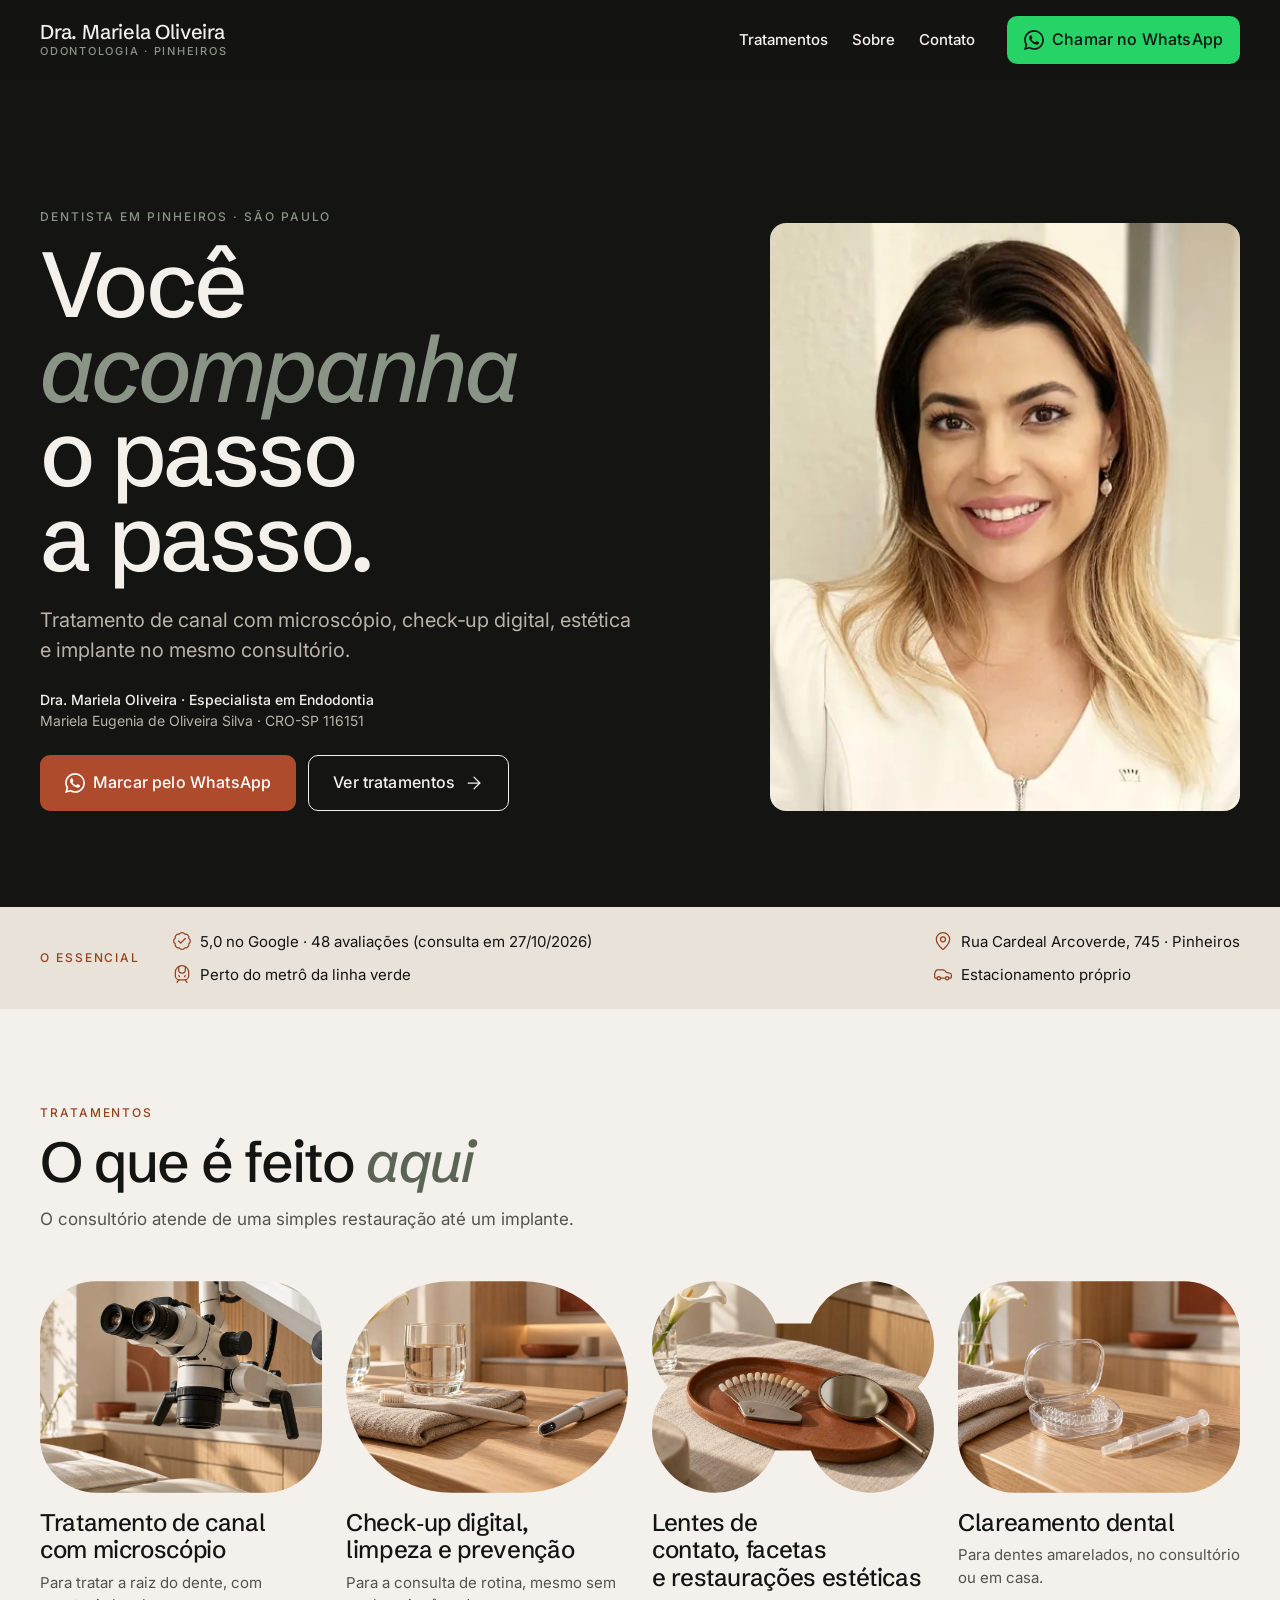
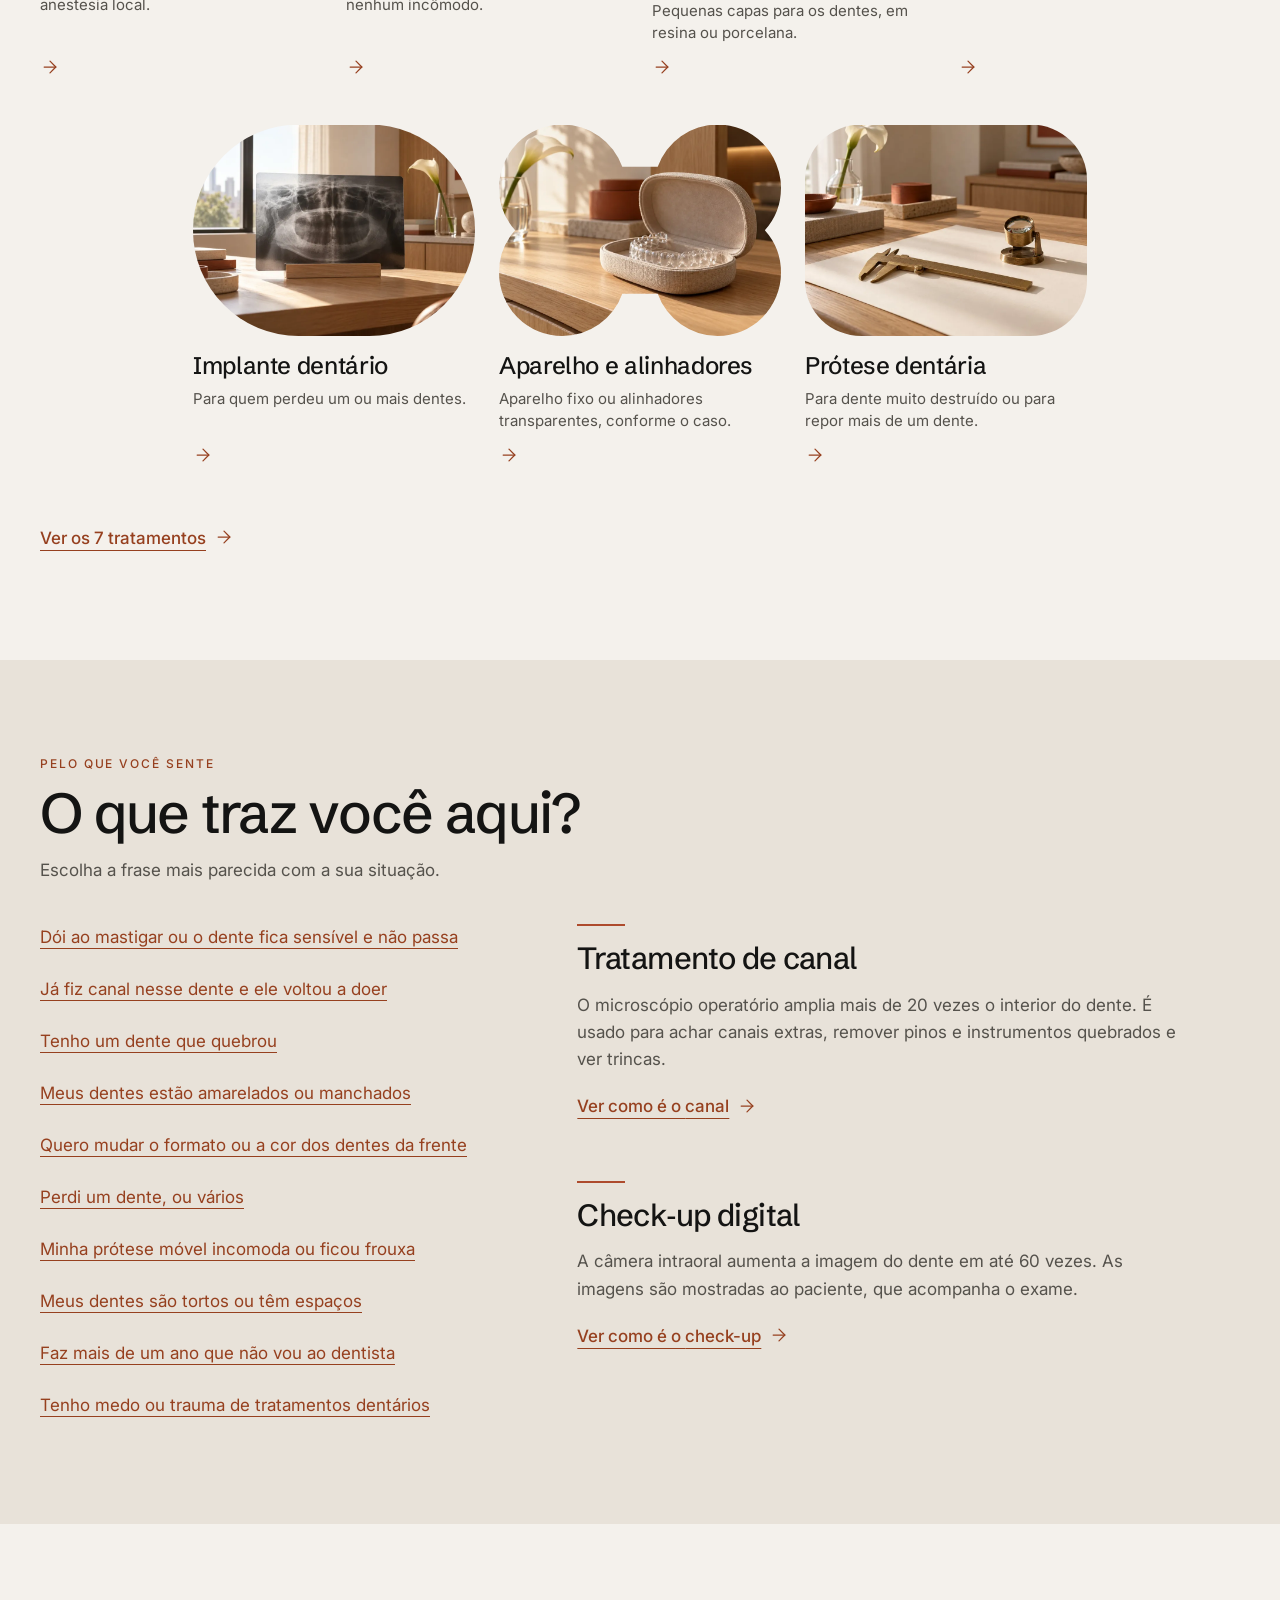
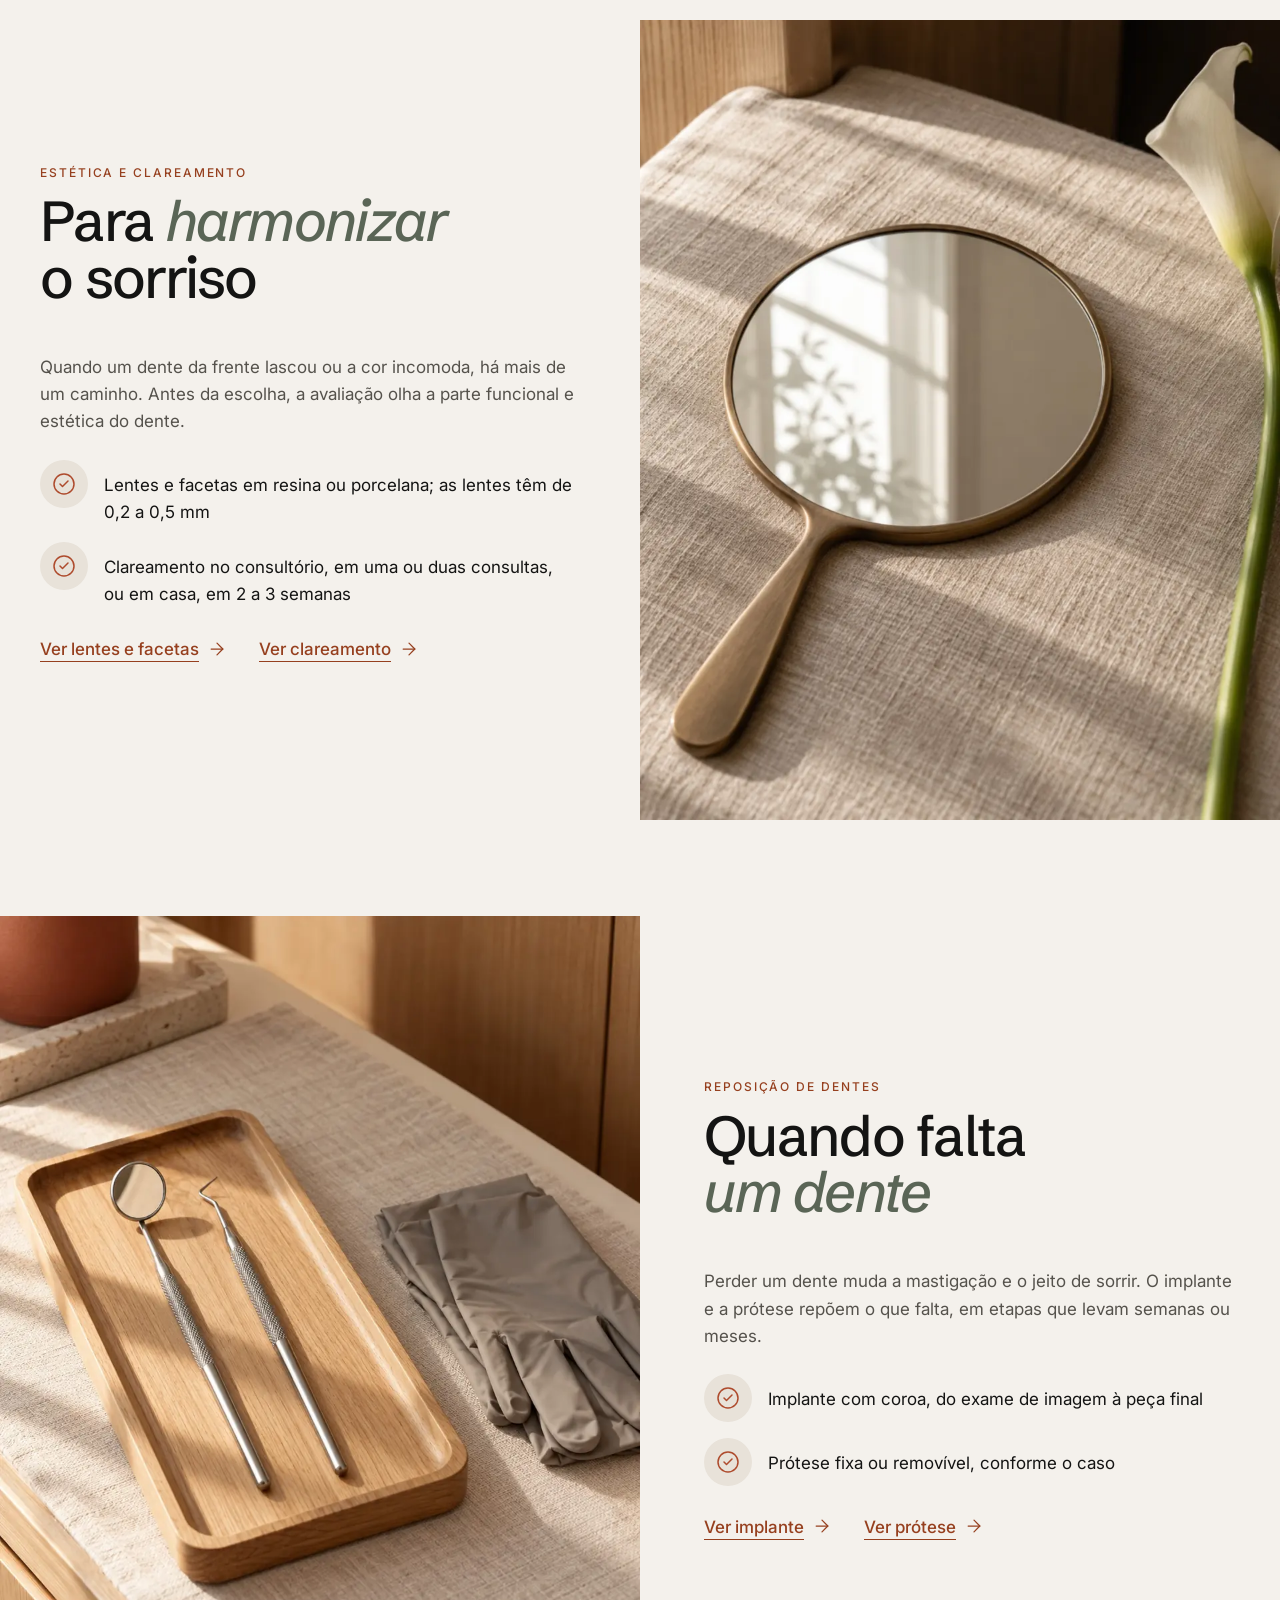
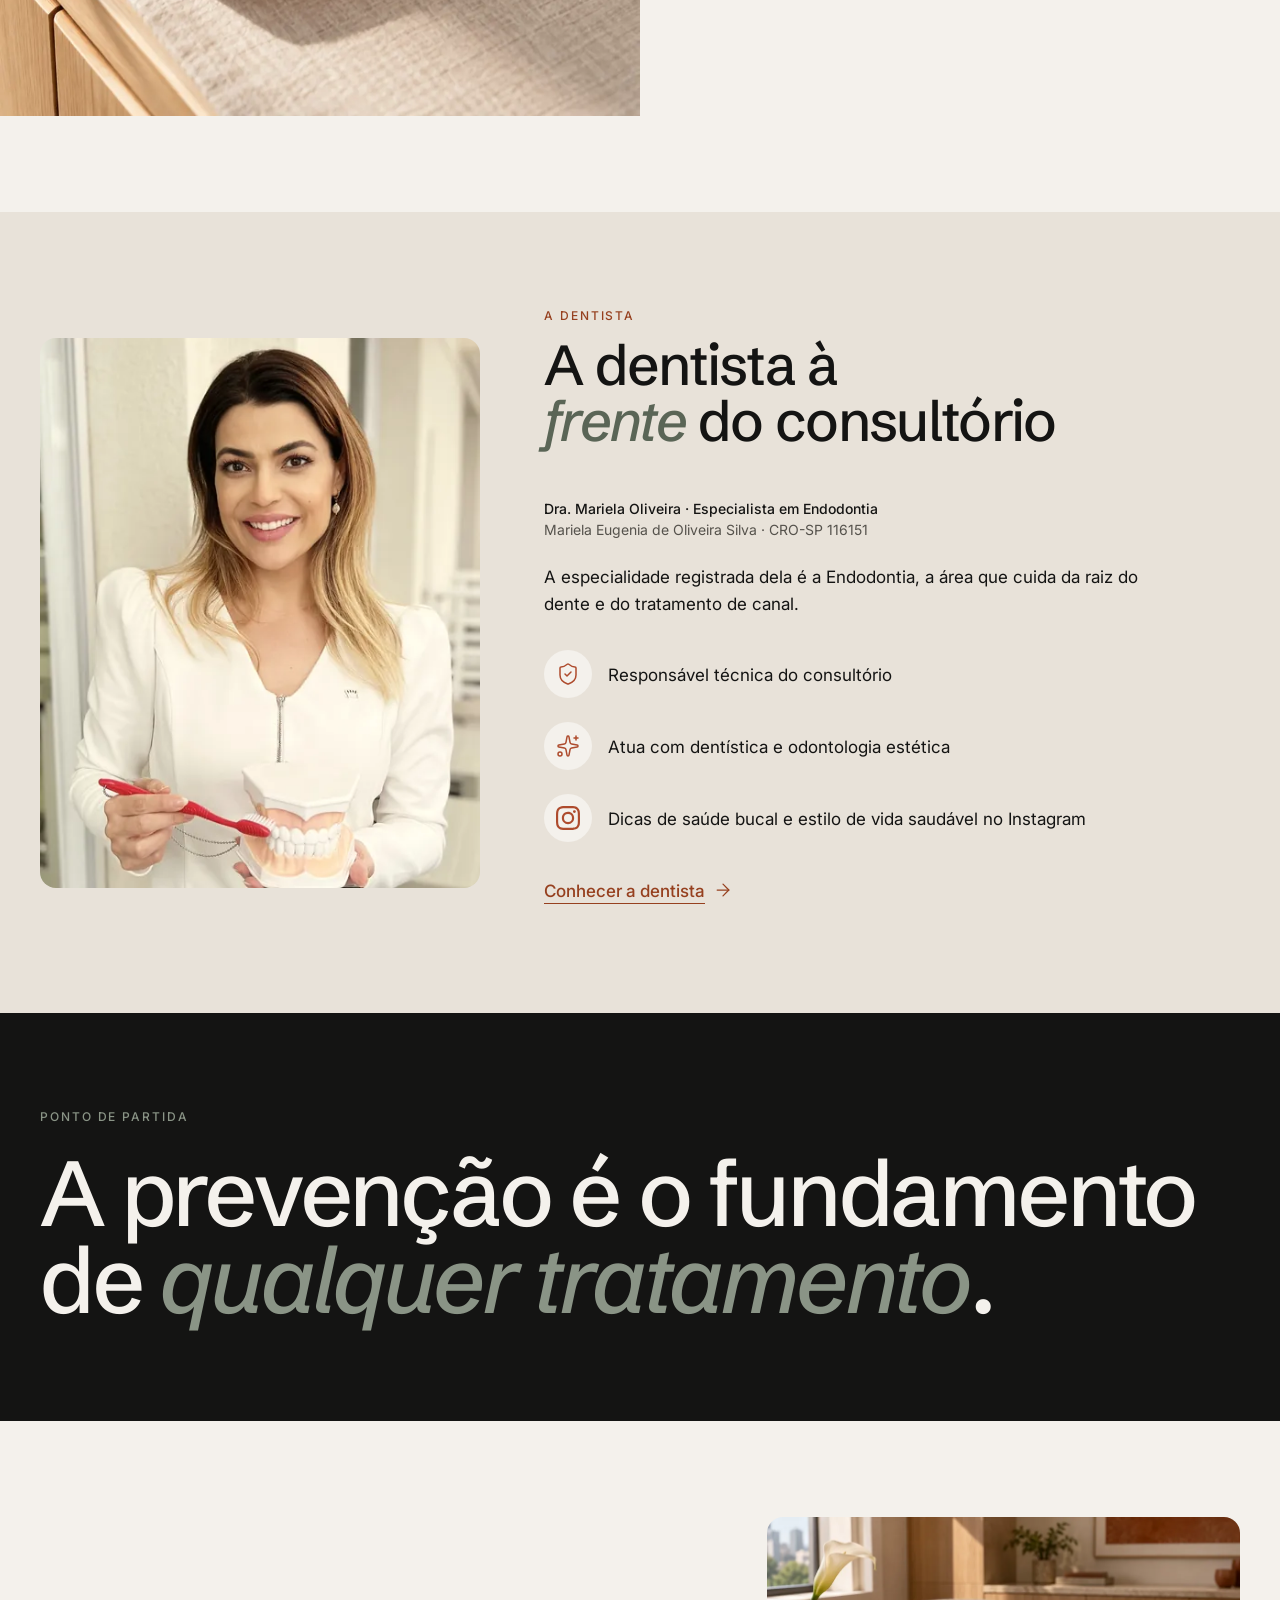
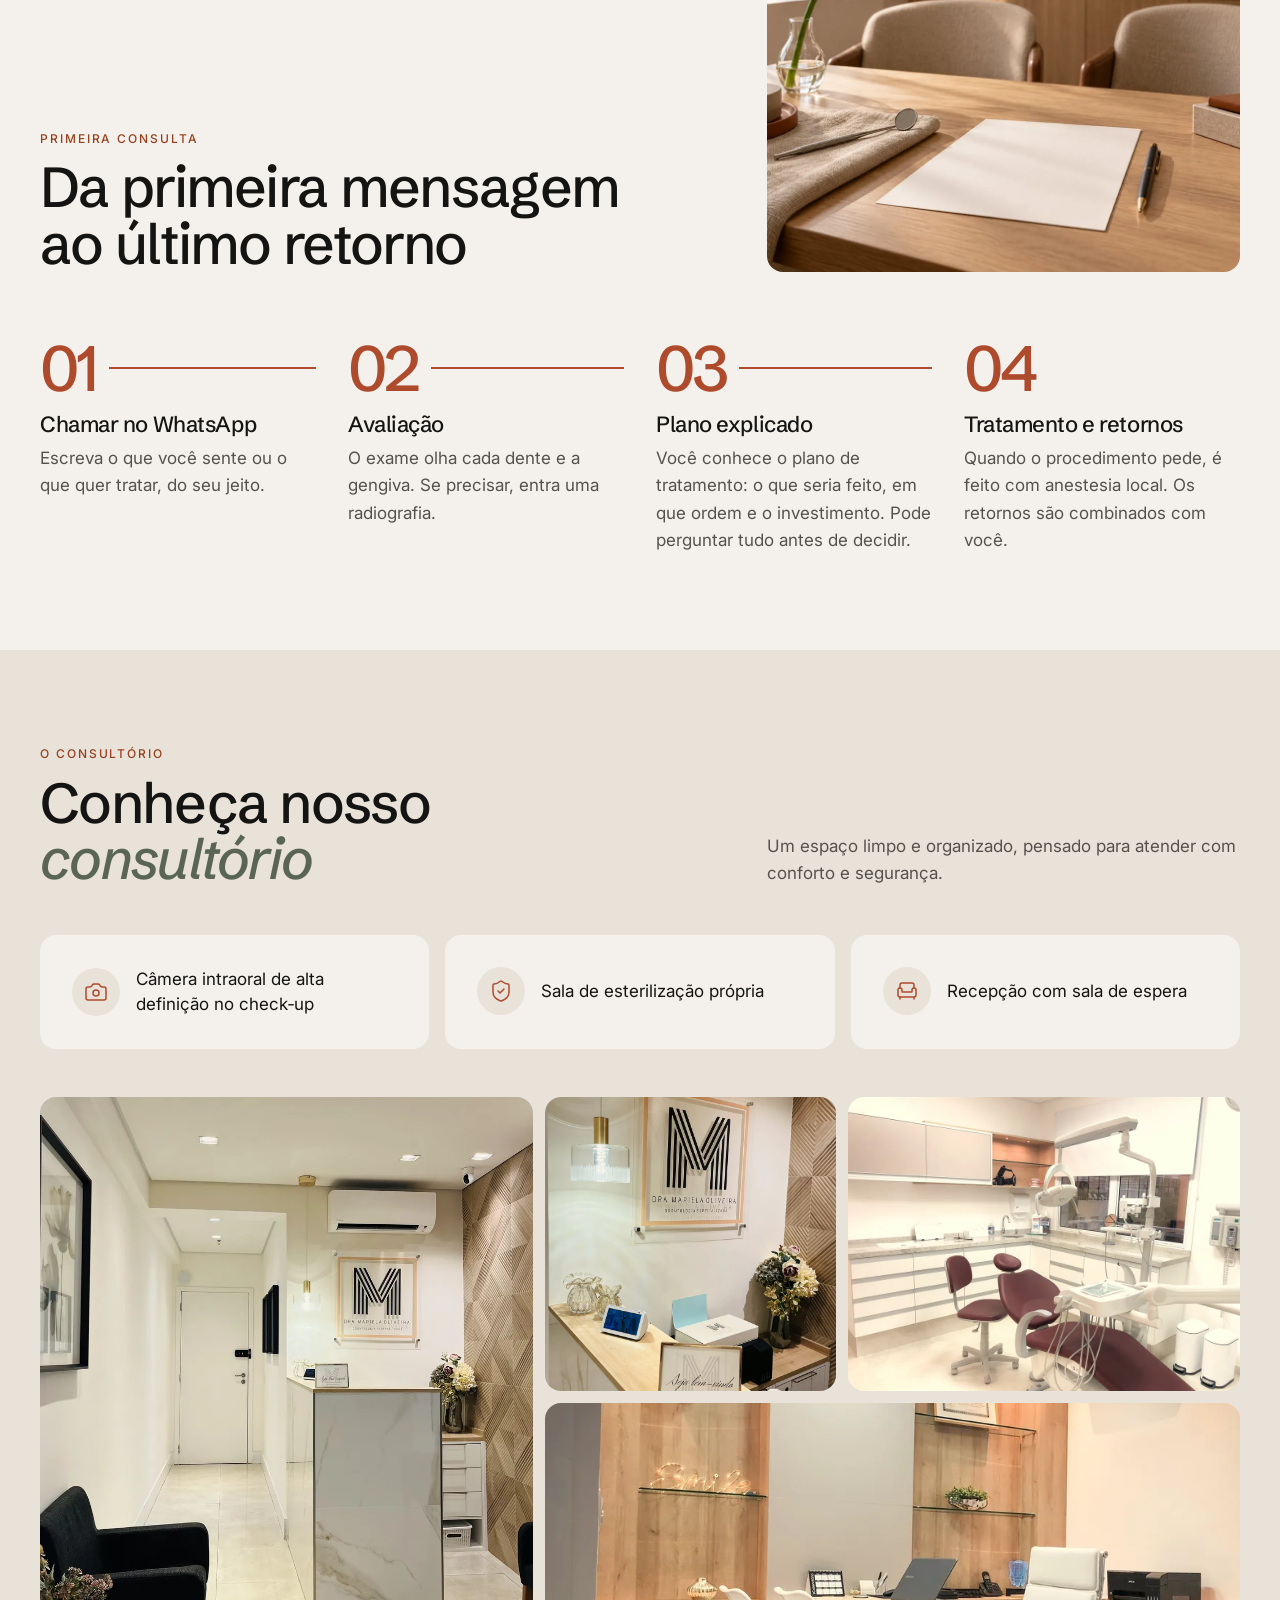
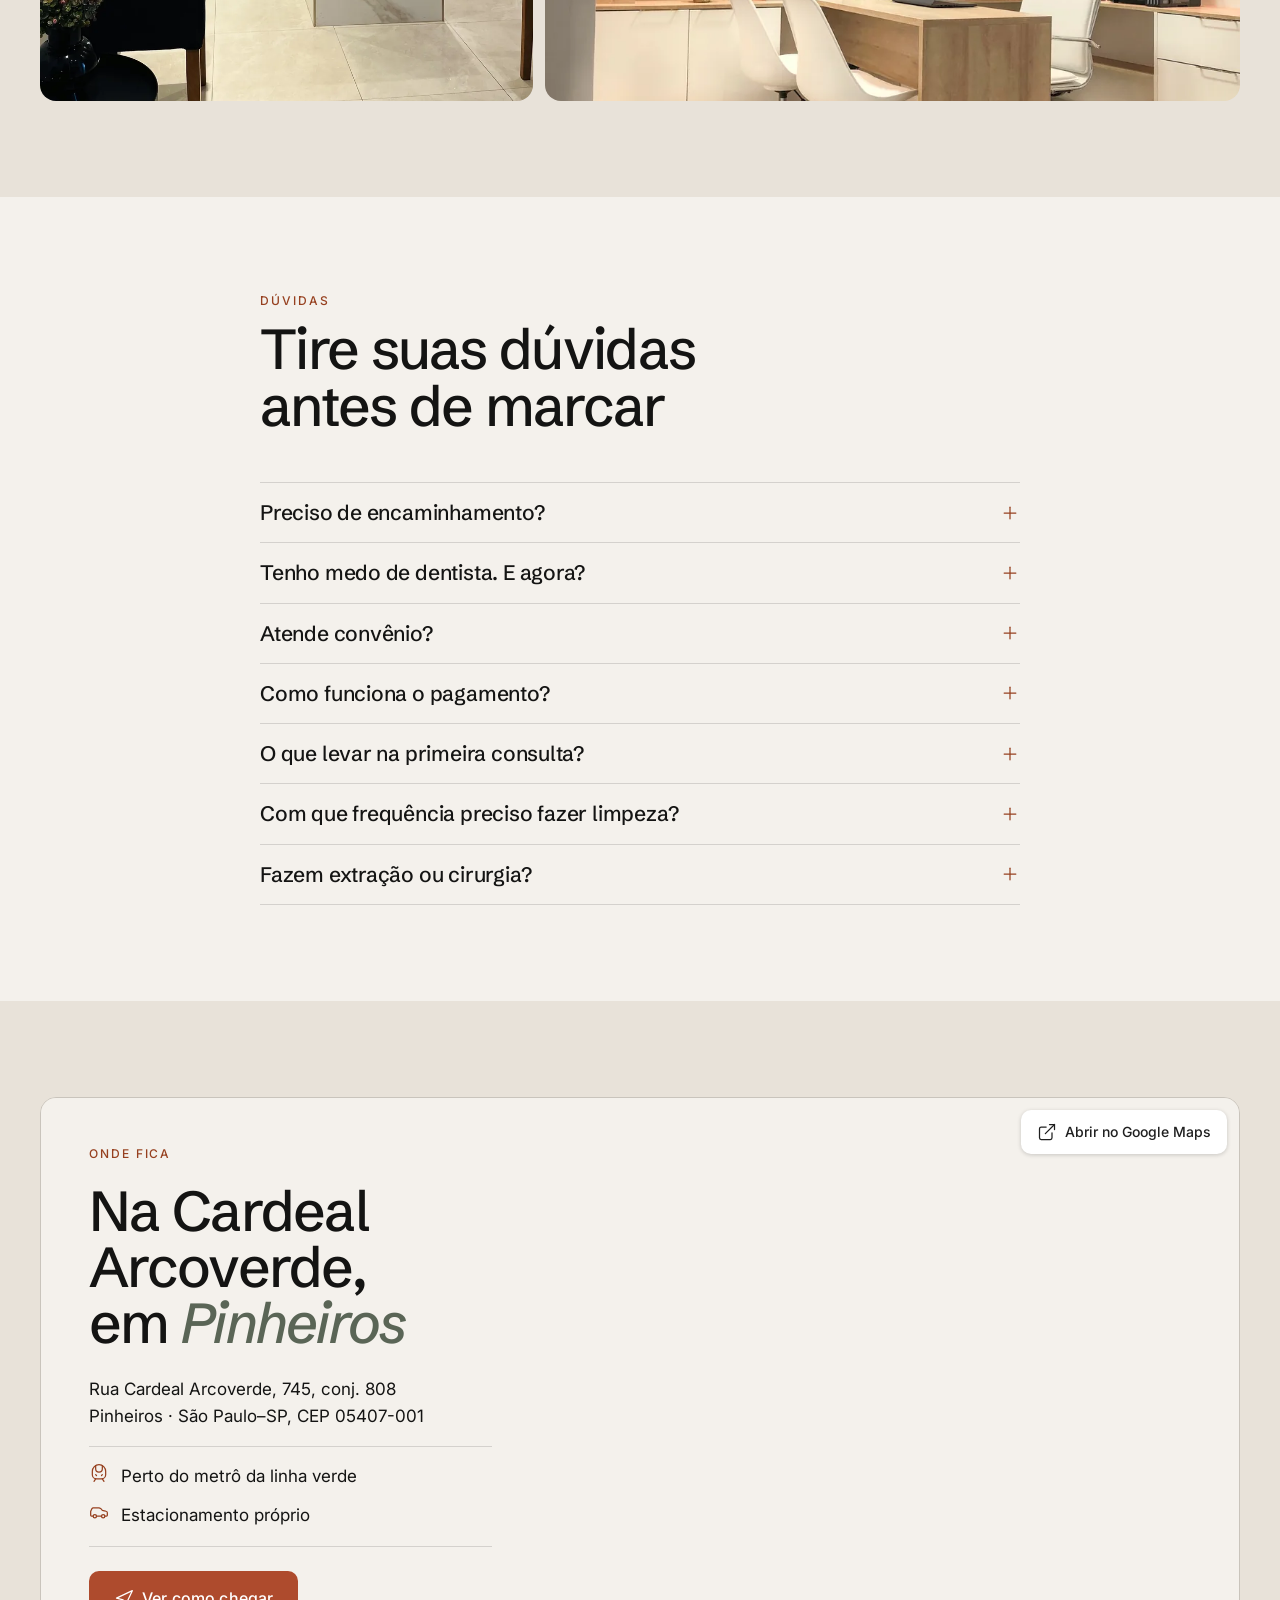
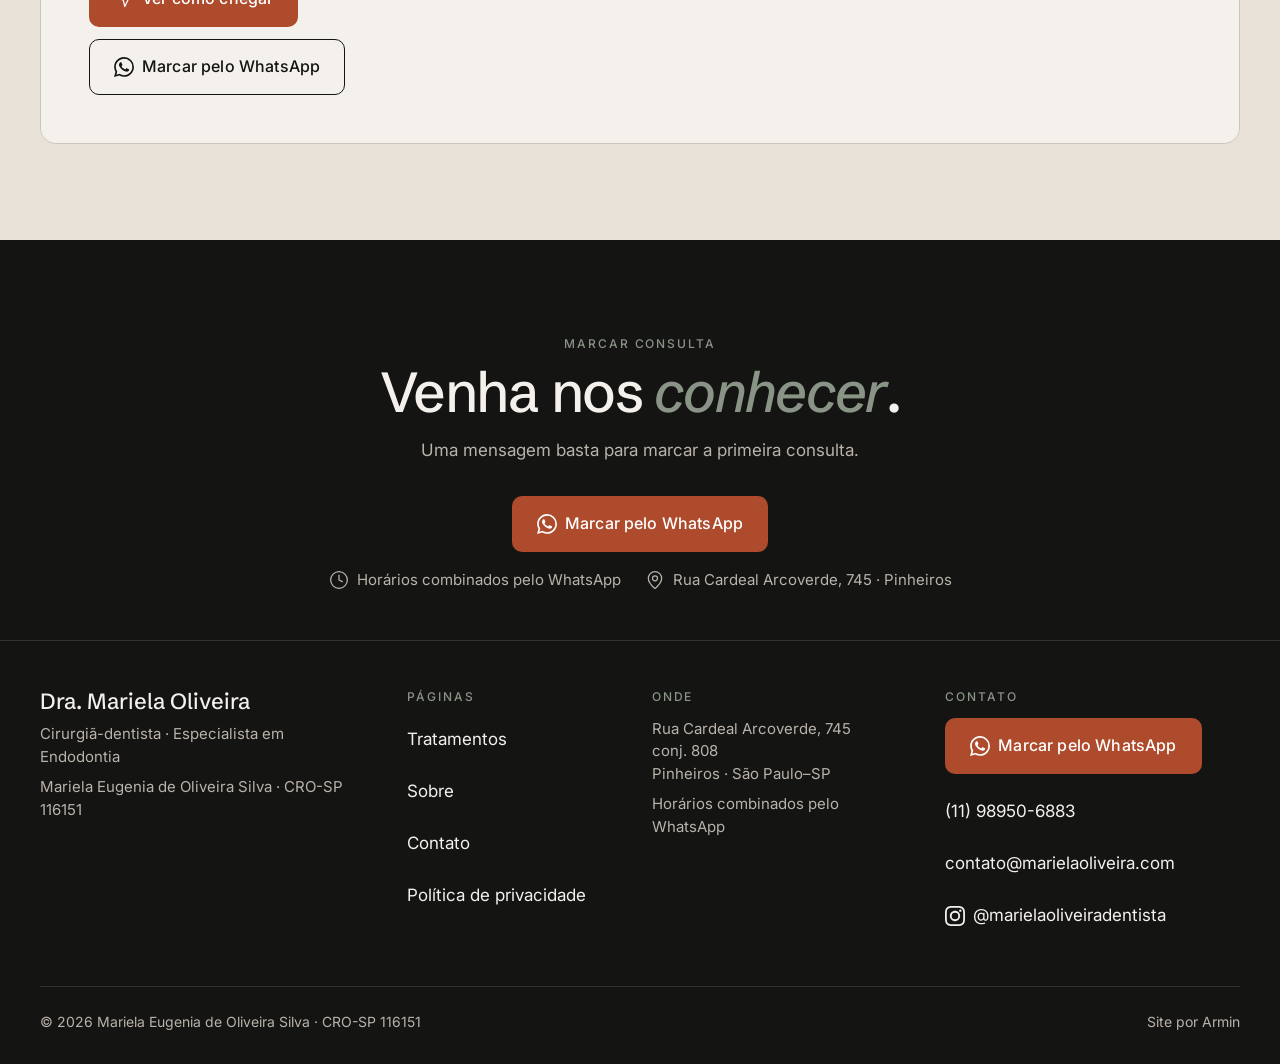
<file: index.html>
<!DOCTYPE html>
<!-- GERADO por _src/build.py a partir de _src/dados.py e _src/partes/. NÃO EDITE ESTE ARQUIVO: edite os dados e rode python3 _src/build.py -->
<html lang="pt-BR">
<head>
<meta charset="UTF-8">
<meta name="viewport" content="width=device-width, initial-scale=1">
<!-- PRÉ-VENDA: não remover até o Armin fechar a venda -->
<meta name="robots" content="noindex, nofollow">
<title>Dentista em Pinheiros, São Paulo · Dra. Mariela Oliveira</title>
<meta name="description" content="Especialista em Endodontia, CRO-SP 116151. Consultório em Pinheiros com canal com microscópio, check-up digital, estética, implante e prótese.">
<meta property="og:title" content="Dentista em Pinheiros, São Paulo · Dra. Mariela Oliveira">
<meta property="og:description" content="Especialista em Endodontia, CRO-SP 116151. Consultório em Pinheiros com canal com microscópio, check-up digital, estética, implante e prótese.">
<meta property="og:type" content="website">
<meta property="og:locale" content="pt_BR">
<meta name="twitter:card" content="summary_large_image">
<meta property="og:image" content="https://infomediamethods-sys.github.io/mariela-oliveira-dentista/assets/img/og-inicio.jpg">
<meta name="theme-color" content="#141413">
<link rel="icon" href="data:image/svg+xml,%3Csvg%20xmlns%3D%22http%3A//www.w3.org/2000/svg%22%20viewBox%3D%220%200%2064%2064%22%3E%3Crect%20width%3D%2264%22%20height%3D%2264%22%20rx%3D%2214%22%20fill%3D%22%23141413%22/%3E%3Ctext%20x%3D%2232%22%20y%3D%2242%22%20text-anchor%3D%22middle%22%20font-family%3D%22Schibsted%20Grotesk%2CArial%2Csans-serif%22%20font-size%3D%2227%22%20fill%3D%22%23F4F1EC%22%3EMO%3C/text%3E%3C/svg%3E">
<link rel="preconnect" href="https://fonts.googleapis.com">
<link rel="preconnect" href="https://fonts.gstatic.com" crossorigin>
<link href="https://fonts.googleapis.com/css2?family=Inter:wght@400;500&amp;family=Schibsted+Grotesk:ital,wght@0,500;1,500&amp;display=swap" rel="stylesheet">
<link rel="preload" as="image" type="image/webp" media="(max-width: 899px)" imagesrcset="assets/img/heroi-opcao-2-480.webp 480w, assets/img/heroi-opcao-2-960.webp 960w" imagesizes="(max-width: 599px) 72vw, 280px">
<link rel="preload" as="image" type="image/webp" media="(min-width: 900px)" imagesrcset="assets/img/heroi-opcao-2-960.webp 960w, assets/img/heroi-opcao-2-480.webp 480w" imagesizes="(min-width: 1200px) 470px, 40vw">
<link rel="stylesheet" href="assets/css/base.css">
<link rel="stylesheet" href="assets/css/style.css">
<script type="application/ld+json">{"@context": "https://schema.org", "@type": "Dentist", "@id": "https://infomediamethods-sys.github.io/mariela-oliveira-dentista/#consultorio", "name": "Dra. Mariela Oliveira - Odontologia Especializada", "url": "https://infomediamethods-sys.github.io/mariela-oliveira-dentista/", "telephone": "+5511989506883", "address": {"@type": "PostalAddress", "streetAddress": "Rua Cardeal Arcoverde, 745, conj. 808", "addressLocality": "São Paulo", "addressRegion": "SP", "addressCountry": "BR", "postalCode": "05407-001"}, "geo": {"@type": "GeoCoordinates", "latitude": -23.5566692, "longitude": -46.6797643}, "email": "contato@marielaoliveira.com", "sameAs": ["https://www.instagram.com/marielaoliveiradentista/", "https://www.google.com/maps/place/Dra.+Mariela+Oliveira+-+Odontologia+Especializada/data=!4m7!3m6!1s0x94ce57330abb421b:0x8c3d53da6326603e!8m2!3d-23.5566692!4d-46.6797643!16s%2Fg%2F11hz_531l5!19sChIJG0K7CjNXzpQRPmAmY9pTPYw"], "image": "https://infomediamethods-sys.github.io/mariela-oliveira-dentista/assets/img/og-inicio.jpg", "employee": {"@id": "https://infomediamethods-sys.github.io/mariela-oliveira-dentista/#dentista"}}</script>
<script type="application/ld+json">{"@context": "https://schema.org", "@type": "Person", "@id": "https://infomediamethods-sys.github.io/mariela-oliveira-dentista/#dentista", "name": "Mariela Eugenia de Oliveira Silva", "alternateName": "Dra. Mariela Oliveira", "jobTitle": "Cirurgiã-dentista · CRO-SP 116151", "url": "https://infomediamethods-sys.github.io/mariela-oliveira-dentista/", "identifier": {"@type": "PropertyValue", "propertyID": "CRO-SP", "value": "116151"}, "worksFor": {"@id": "https://infomediamethods-sys.github.io/mariela-oliveira-dentista/#consultorio"}, "hasCredential": {"@type": "EducationalOccupationalCredential", "credentialCategory": "Especialidade registrada no CFO", "name": "Especialista em Endodontia"}}</script>
<script type="application/ld+json">{"@context": "https://schema.org", "@type": "FAQPage", "mainEntity": [{"@type": "Question", "name": "Preciso de encaminhamento?", "acceptedAnswer": {"@type": "Answer", "text": "Não. Você pode marcar direto pelo WhatsApp."}}, {"@type": "Question", "name": "Tenho medo de dentista. E agora?", "acceptedAnswer": {"@type": "Answer", "text": "A primeira consulta começa pela conversa. Nada é feito sem você saber o que vem."}}, {"@type": "Question", "name": "Atende convênio?", "acceptedAnswer": {"@type": "Answer", "text": "Pergunte pelo WhatsApp, com o nome do seu plano."}}, {"@type": "Question", "name": "Como funciona o pagamento?", "acceptedAnswer": {"@type": "Answer", "text": "O valor e a forma de pagamento são conversados na avaliação, depois que o plano estiver definido."}}, {"@type": "Question", "name": "O que levar na primeira consulta?", "acceptedAnswer": {"@type": "Answer", "text": "Radiografias e exames antigos, se tiver, e a lista dos remédios que você usa."}}, {"@type": "Question", "name": "Com que frequência preciso fazer limpeza?", "acceptedAnswer": {"@type": "Answer", "text": "Em geral, a cada seis meses. A avaliação diz se o seu caso pede outro intervalo."}}, {"@type": "Question", "name": "Fazem extração ou cirurgia?", "acceptedAnswer": {"@type": "Answer", "text": "Cirurgias estão na lista de tratamentos do consultório. Conte o seu caso pelo WhatsApp para saber como é feito."}}]}</script>

</head>
<body>
<a class="pular-conteudo" href="#conteudo">Pular para o conteúdo</a>
<svg class="mascaras" width="0" height="0" aria-hidden="true" focusable="false"><defs><clipPath id="mascara-1" clipPathUnits="objectBoundingBox"><rect width="1" height="1" rx=".2" ry=".26"/></clipPath><clipPath id="mascara-2" clipPathUnits="objectBoundingBox"><rect width="1" height="1" rx=".375" ry=".5"/></clipPath><clipPath id="mascara-3" clipPathUnits="objectBoundingBox"><ellipse cx=".225" cy=".3" rx=".225" ry=".3"/><ellipse cx=".775" cy=".3" rx=".225" ry=".3"/><ellipse cx=".225" cy=".7" rx=".225" ry=".3"/><ellipse cx=".775" cy=".7" rx=".225" ry=".3"/><rect x=".2" y=".2" width=".6" height=".6"/></clipPath></defs></svg><header data-header class="cabecalho">
  <div class="container cabecalho__linha">
    <a class="marca" href="index.html"><span class="marca__nome">Dra. Mariela Oliveira</span><span class="marca__sub">Odontologia · Pinheiros</span></a>
    <nav class="cabecalho__nav" aria-label="Páginas"><a href="tratamentos.html">Tratamentos</a><a href="sobre.html">Sobre</a><a href="contato.html">Contato</a></nav>
    <a class="botao botao--whatsapp cabecalho__botao" href="https://wa.me/5511989506883?text=Ol%C3%A1%21%20Vim%20pelo%20site%20e%20quero%20marcar%20uma%20avalia%C3%A7%C3%A3o." target="_blank" rel="noopener" data-origem="cabecalho"><svg class="icone icone--linha icone--marca" width="20" height="20" fill="currentColor" aria-hidden="true" focusable="false" role="img" viewBox="0 0 24 24" xmlns="http://www.w3.org/2000/svg"><path d="M17.472 14.382c-.297-.149-1.758-.867-2.03-.967-.273-.099-.471-.148-.67.15-.197.297-.767.966-.94 1.164-.173.199-.347.223-.644.075-.297-.15-1.255-.463-2.39-1.475-.883-.788-1.48-1.761-1.653-2.059-.173-.297-.018-.458.13-.606.134-.133.298-.347.446-.52.149-.174.198-.298.298-.497.099-.198.05-.371-.025-.52-.075-.149-.669-1.612-.916-2.207-.242-.579-.487-.5-.669-.51-.173-.008-.371-.01-.57-.01-.198 0-.52.074-.792.372-.272.297-1.04 1.016-1.04 2.479 0 1.462 1.065 2.875 1.213 3.074.149.198 2.096 3.2 5.077 4.487.709.306 1.262.489 1.694.625.712.227 1.36.195 1.871.118.571-.085 1.758-.719 2.006-1.413.248-.694.248-1.289.173-1.413-.074-.124-.272-.198-.57-.347m-5.421 7.403h-.004a9.87 9.87 0 01-5.031-1.378l-.361-.214-3.741.982.998-3.648-.235-.374a9.86 9.86 0 01-1.51-5.26c.001-5.45 4.436-9.884 9.888-9.884 2.64 0 5.122 1.03 6.988 2.898a9.825 9.825 0 012.893 6.994c-.003 5.45-4.437 9.884-9.885 9.884m8.413-18.297A11.815 11.815 0 0012.05 0C5.495 0 .16 5.335.157 11.892c0 2.096.547 4.142 1.588 5.945L.057 24l6.305-1.654a11.882 11.882 0 005.683 1.448h.005c6.554 0 11.89-5.335 11.893-11.893a11.821 11.821 0 00-3.48-8.413Z"/></svg><span><span class="cabecalho__botao-extra">Chamar no </span>WhatsApp</span></a>
    
  </div>
  
</header>

<main id="conteudo">
<section class="heroi heroi--retrato" id="inicio" data-heroi><div class="container heroi__grade"><div class="heroi__texto"><p class="rotulo heroi__entra" style="--atraso:.15s">Dentista em Pinheiros · São Paulo</p><h1 class="heroi__entra" style="--atraso:.22s">Você <em>acompanha</em> o passo a passo.</h1><p class="heroi__apoio heroi__entra" style="--atraso:.3s">Tratamento de canal com microscópio, check‑up digital, estética e implante no mesmo consultório.</p><p class="registro heroi__registro heroi__entra" style="--atraso:.38s"><span class="registro__linha"><span class="registro__parte">Dra. Mariela Oliveira</span><span class="registro__parte">Especialista em Endodontia</span></span><span class="registro__linha"><span class="registro__parte">Mariela Eugenia de Oliveira Silva</span><span class="registro__parte">CRO-SP 116151</span></span></p><div class="heroi__acoes heroi__entra" style="--atraso:.45s"><a class="botao botao--primario" href="https://wa.me/5511989506883?text=Ol%C3%A1%21%20Vim%20pelo%20site%20e%20quero%20marcar%20uma%20avalia%C3%A7%C3%A3o." target="_blank" rel="noopener" data-origem="geral"><svg class="icone icone--linha icone--marca" width="20" height="20" fill="currentColor" aria-hidden="true" focusable="false" role="img" viewBox="0 0 24 24" xmlns="http://www.w3.org/2000/svg"><path d="M17.472 14.382c-.297-.149-1.758-.867-2.03-.967-.273-.099-.471-.148-.67.15-.197.297-.767.966-.94 1.164-.173.199-.347.223-.644.075-.297-.15-1.255-.463-2.39-1.475-.883-.788-1.48-1.761-1.653-2.059-.173-.297-.018-.458.13-.606.134-.133.298-.347.446-.52.149-.174.198-.298.298-.497.099-.198.05-.371-.025-.52-.075-.149-.669-1.612-.916-2.207-.242-.579-.487-.5-.669-.51-.173-.008-.371-.01-.57-.01-.198 0-.52.074-.792.372-.272.297-1.04 1.016-1.04 2.479 0 1.462 1.065 2.875 1.213 3.074.149.198 2.096 3.2 5.077 4.487.709.306 1.262.489 1.694.625.712.227 1.36.195 1.871.118.571-.085 1.758-.719 2.006-1.413.248-.694.248-1.289.173-1.413-.074-.124-.272-.198-.57-.347m-5.421 7.403h-.004a9.87 9.87 0 01-5.031-1.378l-.361-.214-3.741.982.998-3.648-.235-.374a9.86 9.86 0 01-1.51-5.26c.001-5.45 4.436-9.884 9.888-9.884 2.64 0 5.122 1.03 6.988 2.898a9.825 9.825 0 012.893 6.994c-.003 5.45-4.437 9.884-9.885 9.884m8.413-18.297A11.815 11.815 0 0012.05 0C5.495 0 .16 5.335.157 11.892c0 2.096.547 4.142 1.588 5.945L.057 24l6.305-1.654a11.882 11.882 0 005.683 1.448h.005c6.554 0 11.89-5.335 11.893-11.893a11.821 11.821 0 00-3.48-8.413Z"/></svg><span>Marcar pelo WhatsApp</span></a><a class="botao botao--contorno botao--claro" href="#tratamentos"><span>Ver tratamentos</span><svg aria-hidden="true" focusable="false" class="icone icone--linha icone--arrow-right" xmlns="http://www.w3.org/2000/svg" width="20" height="20" viewBox="0 0 24 24" fill="none" stroke="currentColor" stroke-width="1.5" stroke-linecap="round" stroke-linejoin="round" ><path d="M5 12h14" /><path d="m12 5 7 7-7 7" /></svg></a></div></div><div class="heroi__lado heroi__entra" style="--atraso:.3s"><div class="midia proporcao-retrato heroi__midia" data-luz data-parallax><picture><source type="image/webp" media="(max-width: 899px)" srcset="assets/img/heroi-opcao-2-480.webp 480w, assets/img/heroi-opcao-2-960.webp 960w" sizes="(max-width: 599px) 72vw, 280px"><source type="image/webp" srcset="assets/img/heroi-opcao-2-960.webp 960w, assets/img/heroi-opcao-2-480.webp 480w" sizes="(min-width: 1200px) 470px, 40vw"><img src="assets/img/heroi-opcao-2-960.jpg" width="880" height="1100" alt="Dra. Mariela Oliveira, cirurgiã-dentista, de jaleco" decoding="async" fetchpriority="high"></picture></div></div></div></section>
<section class="faixa-fatos" aria-label="O essencial"><div class="container faixa-fatos__linha revelar"><p class="rotulo faixa-fatos__rotulo">O essencial</p><ul class="faixa-fatos__lista" role="list"><li><svg aria-hidden="true" focusable="false" class="icone icone--linha icone--badge-check" xmlns="http://www.w3.org/2000/svg" width="20" height="20" viewBox="0 0 24 24" fill="none" stroke="currentColor" stroke-width="1.5" stroke-linecap="round" stroke-linejoin="round" ><path d="M3.85 8.62a4 4 0 0 1 4.78-4.77 4 4 0 0 1 6.74 0 4 4 0 0 1 4.78 4.78 4 4 0 0 1 0 6.74 4 4 0 0 1-4.77 4.78 4 4 0 0 1-6.75 0 4 4 0 0 1-4.78-4.77 4 4 0 0 1 0-6.76Z" /><path d="m16 9-5.5 5.5L8 12" /></svg><span>5,0 no Google · 48 avaliações (consulta em 27/10/2026)</span></li><li><svg aria-hidden="true" focusable="false" class="icone icone--linha icone--map-pin" xmlns="http://www.w3.org/2000/svg" width="20" height="20" viewBox="0 0 24 24" fill="none" stroke="currentColor" stroke-width="1.5" stroke-linecap="round" stroke-linejoin="round" ><path d="M20 10c0 4.993-5.539 10.193-7.399 11.799a1 1 0 0 1-1.202 0C9.539 20.193 4 14.993 4 10a8 8 0 0 1 16 0" /><circle cx="12" cy="10" r="3" /></svg><span>Rua Cardeal Arcoverde, 745 · Pinheiros</span></li><li><svg aria-hidden="true" focusable="false" class="icone icone--linha icone--train-front" xmlns="http://www.w3.org/2000/svg" width="20" height="20" viewBox="0 0 24 24" fill="none" stroke="currentColor" stroke-width="1.5" stroke-linecap="round" stroke-linejoin="round" ><path d="M8 3.1V7a4 4 0 0 0 8 0V3.1" /><path d="m9 15-1-1" /><path d="m15 15 1-1" /><path d="M9 19c-2.8 0-5-2.2-5-5v-4a8 8 0 0 1 16 0v4c0 2.8-2.2 5-5 5Z" /><path d="m8 19-2 3" /><path d="m16 19 2 3" /></svg><span>Perto do metrô da linha verde</span></li><li><svg aria-hidden="true" focusable="false" class="icone icone--linha icone--car" xmlns="http://www.w3.org/2000/svg" width="20" height="20" viewBox="0 0 24 24" fill="none" stroke="currentColor" stroke-width="1.5" stroke-linecap="round" stroke-linejoin="round" ><path d="M19 17h2c.6 0 1-.4 1-1v-3c0-.9-.7-1.7-1.5-1.9C18.7 10.6 16 10 16 10s-1.3-1.4-2.2-2.3c-.5-.4-1.1-.7-1.8-.7H5c-.6 0-1.1.4-1.4.9l-1.4 2.9A3.7 3.7 0 0 0 2 12v4c0 .6.4 1 1 1h2" /><circle cx="7" cy="17" r="2" /><path d="M9 17h6" /><circle cx="17" cy="17" r="2" /></svg><span>Estacionamento próprio</span></li></ul></div></section>
<section class="secao secao--claro" id="tratamentos"><div class="container"><div class="cabeca revelar"><p class="rotulo">Tratamentos</p><h2>O que é feito <em>aqui</em></h2><p class="apoio">O consultório atende de uma simples restauração até um implante.</p></div><div class="grade grade--4 grade--portas revelar-grupo"><a class="card card--link" href="tratamentos-tratamento-de-canal.html" data-mascara="1" data-grupos="Dor ou sensibilidade"><div class="midia proporcao-card card__midia"><picture><source type="image/webp" media="(max-width: 899px)" srcset="assets/img/porta-tratamento-de-canal-480.webp 480w, assets/img/porta-tratamento-de-canal-960.webp 960w" sizes="(max-width: 599px) 36vw, 168px"><source type="image/webp" srcset="assets/img/porta-tratamento-de-canal-960.webp 960w, assets/img/porta-tratamento-de-canal-1600.webp 1600w" sizes="(min-width: 900px) 280px, 168px"><img src="assets/img/porta-tratamento-de-canal-960.jpg" width="960" height="720" alt="Microscópio operatório odontológico em repouso sobre bancada de carvalho" decoding="async" ></picture></div><div class="card__corpo"><h3 class="card__titulo">Tratamento de canal com microscópio</h3><p class="card__texto">Para tratar a raiz do dente, com anestesia local.</p><span class="card__seta" aria-hidden="true"><svg aria-hidden="true" focusable="false" class="icone icone--linha icone--arrow-right" xmlns="http://www.w3.org/2000/svg" width="20" height="20" viewBox="0 0 24 24" fill="none" stroke="currentColor" stroke-width="1.5" stroke-linecap="round" stroke-linejoin="round" ><path d="M5 12h14" /><path d="m12 5 7 7-7 7" /></svg></span></div></a><a class="card card--link" href="tratamentos-limpeza-e-prevencao.html" data-mascara="2" data-grupos="Prevenção"><div class="midia proporcao-card card__midia"><picture><source type="image/webp" media="(max-width: 899px)" srcset="assets/img/porta-limpeza-e-prevencao-480.webp 480w, assets/img/porta-limpeza-e-prevencao-960.webp 960w" sizes="(max-width: 599px) 36vw, 168px"><source type="image/webp" srcset="assets/img/porta-limpeza-e-prevencao-960.webp 960w, assets/img/porta-limpeza-e-prevencao-1600.webp 1600w" sizes="(min-width: 900px) 280px, 168px"><img src="assets/img/porta-limpeza-e-prevencao-960.jpg" width="960" height="720" alt="Escova de cerdas macias, copo de água e câmera intraoral sobre linho" decoding="async" ></picture></div><div class="card__corpo"><h3 class="card__titulo">Check‑up digital, limpeza e prevenção</h3><p class="card__texto">Para a consulta de rotina, mesmo sem nenhum incômodo.</p><span class="card__seta" aria-hidden="true"><svg aria-hidden="true" focusable="false" class="icone icone--linha icone--arrow-right" xmlns="http://www.w3.org/2000/svg" width="20" height="20" viewBox="0 0 24 24" fill="none" stroke="currentColor" stroke-width="1.5" stroke-linecap="round" stroke-linejoin="round" ><path d="M5 12h14" /><path d="m12 5 7 7-7 7" /></svg></span></div></a><a class="card card--link" href="tratamentos-lentes-de-contato-e-facetas.html" data-mascara="3" data-grupos="Estética"><div class="midia proporcao-card card__midia"><picture><source type="image/webp" media="(max-width: 899px)" srcset="assets/img/porta-lentes-de-contato-e-facetas-480.webp 480w, assets/img/porta-lentes-de-contato-e-facetas-960.webp 960w" sizes="(max-width: 599px) 36vw, 168px"><source type="image/webp" srcset="assets/img/porta-lentes-de-contato-e-facetas-960.webp 960w, assets/img/porta-lentes-de-contato-e-facetas-1600.webp 1600w" sizes="(min-width: 900px) 280px, 168px"><img src="assets/img/porta-lentes-de-contato-e-facetas-960.jpg" width="960" height="720" alt="Escala de cores de dentes em leque sobre bandeja terracota, com espelho de mão" decoding="async" loading="lazy"></picture></div><div class="card__corpo"><h3 class="card__titulo">Lentes de contato, facetas e restaurações estéticas</h3><p class="card__texto">Pequenas capas para os dentes, em resina ou porcelana.</p><span class="card__seta" aria-hidden="true"><svg aria-hidden="true" focusable="false" class="icone icone--linha icone--arrow-right" xmlns="http://www.w3.org/2000/svg" width="20" height="20" viewBox="0 0 24 24" fill="none" stroke="currentColor" stroke-width="1.5" stroke-linecap="round" stroke-linejoin="round" ><path d="M5 12h14" /><path d="m12 5 7 7-7 7" /></svg></span></div></a><a class="card card--link" href="tratamentos-clareamento-dental.html" data-mascara="1" data-grupos="Estética"><div class="midia proporcao-card card__midia"><picture><source type="image/webp" media="(max-width: 899px)" srcset="assets/img/porta-clareamento-dental-480.webp 480w, assets/img/porta-clareamento-dental-960.webp 960w" sizes="(max-width: 599px) 36vw, 168px"><source type="image/webp" srcset="assets/img/porta-clareamento-dental-960.webp 960w, assets/img/porta-clareamento-dental-1600.webp 1600w" sizes="(min-width: 900px) 280px, 168px"><img src="assets/img/porta-clareamento-dental-960.jpg" width="960" height="720" alt="Estojo transparente com moldeira de clareamento e seringa de gel fechada" decoding="async" loading="lazy"></picture></div><div class="card__corpo"><h3 class="card__titulo">Clareamento dental</h3><p class="card__texto">Para dentes amarelados, no consultório ou em casa.</p><span class="card__seta" aria-hidden="true"><svg aria-hidden="true" focusable="false" class="icone icone--linha icone--arrow-right" xmlns="http://www.w3.org/2000/svg" width="20" height="20" viewBox="0 0 24 24" fill="none" stroke="currentColor" stroke-width="1.5" stroke-linecap="round" stroke-linejoin="round" ><path d="M5 12h14" /><path d="m12 5 7 7-7 7" /></svg></span></div></a><a class="card card--link" href="tratamentos-implante-dentario.html" data-mascara="2" data-grupos="Reposição de dentes"><div class="midia proporcao-card card__midia"><picture><source type="image/webp" media="(max-width: 899px)" srcset="assets/img/porta-implante-dentario-480.webp 480w, assets/img/porta-implante-dentario-960.webp 960w" sizes="(max-width: 599px) 36vw, 168px"><source type="image/webp" srcset="assets/img/porta-implante-dentario-960.webp 960w, assets/img/porta-implante-dentario-1600.webp 1600w" sizes="(min-width: 900px) 280px, 168px"><img src="assets/img/porta-implante-dentario-960.jpg" width="960" height="720" alt="Radiografia panorâmica contra a luz da janela, num suporte de madeira" decoding="async" loading="lazy"></picture></div><div class="card__corpo"><h3 class="card__titulo">Implante dentário</h3><p class="card__texto">Para quem perdeu um ou mais dentes.</p><span class="card__seta" aria-hidden="true"><svg aria-hidden="true" focusable="false" class="icone icone--linha icone--arrow-right" xmlns="http://www.w3.org/2000/svg" width="20" height="20" viewBox="0 0 24 24" fill="none" stroke="currentColor" stroke-width="1.5" stroke-linecap="round" stroke-linejoin="round" ><path d="M5 12h14" /><path d="m12 5 7 7-7 7" /></svg></span></div></a><a class="card card--link" href="tratamentos-ortodontia.html" data-mascara="3" data-grupos="Estética"><div class="midia proporcao-card card__midia"><picture><source type="image/webp" media="(max-width: 899px)" srcset="assets/img/porta-ortodontia-480.webp 480w, assets/img/porta-ortodontia-960.webp 960w" sizes="(max-width: 599px) 36vw, 168px"><source type="image/webp" srcset="assets/img/porta-ortodontia-960.webp 960w, assets/img/porta-ortodontia-1600.webp 1600w" sizes="(min-width: 900px) 280px, 168px"><img src="assets/img/porta-ortodontia-960.jpg" width="960" height="720" alt="Alinhador transparente no estojo de linho aberto, sobre carvalho" decoding="async" loading="lazy"></picture></div><div class="card__corpo"><h3 class="card__titulo">Aparelho e alinhadores</h3><p class="card__texto">Aparelho fixo ou alinhadores transparentes, conforme o caso.</p><span class="card__seta" aria-hidden="true"><svg aria-hidden="true" focusable="false" class="icone icone--linha icone--arrow-right" xmlns="http://www.w3.org/2000/svg" width="20" height="20" viewBox="0 0 24 24" fill="none" stroke="currentColor" stroke-width="1.5" stroke-linecap="round" stroke-linejoin="round" ><path d="M5 12h14" /><path d="m12 5 7 7-7 7" /></svg></span></div></a><a class="card card--link" href="tratamentos-protese-dentaria.html" data-mascara="1" data-grupos="Reposição de dentes"><div class="midia proporcao-card card__midia"><picture><source type="image/webp" media="(max-width: 899px)" srcset="assets/img/porta-protese-dentaria-480.webp 480w, assets/img/porta-protese-dentaria-960.webp 960w" sizes="(max-width: 599px) 36vw, 168px"><source type="image/webp" srcset="assets/img/porta-protese-dentaria-960.webp 960w, assets/img/porta-protese-dentaria-1600.webp 1600w" sizes="(min-width: 900px) 280px, 168px"><img src="assets/img/porta-protese-dentaria-960.jpg" width="960" height="720" alt="Paquímetro de latão e lupa de bancada sobre papel creme" decoding="async" loading="lazy"></picture></div><div class="card__corpo"><h3 class="card__titulo">Prótese dentária</h3><p class="card__texto">Para dente muito destruído ou para repor mais de um dente.</p><span class="card__seta" aria-hidden="true"><svg aria-hidden="true" focusable="false" class="icone icone--linha icone--arrow-right" xmlns="http://www.w3.org/2000/svg" width="20" height="20" viewBox="0 0 24 24" fill="none" stroke="currentColor" stroke-width="1.5" stroke-linecap="round" stroke-linejoin="round" ><path d="M5 12h14" /><path d="m12 5 7 7-7 7" /></svg></span></div></a></div><p class="secao__link revelar"><a class="link-seta" href="tratamentos.html"><span class="link-seta__texto">Ver os 7 <span class="nowrap">tratamentos<svg aria-hidden="true" focusable="false" class="icone icone--linha icone--arrow-right" xmlns="http://www.w3.org/2000/svg" width="20" height="20" viewBox="0 0 24 24" fill="none" stroke="currentColor" stroke-width="1.5" stroke-linecap="round" stroke-linejoin="round" ><path d="M5 12h14" /><path d="m12 5 7 7-7 7" /></svg></span></span></a></p></div></section>
<section class="secao secao--claro-2 sintomas" id="o-que-te-traz-aqui"><div class="container sintomas__grade"><div class="sintomas__cabeca"><div class="cabeca revelar"><p class="rotulo">Pelo que você sente</p><h2>O que traz você aqui?</h2><p class="apoio">Escolha a frase mais parecida com a sua situação.</p></div></div><ul class="lista-links sintomas__lista revelar" role="list"><li><a class="link" href="tratamentos-tratamento-de-canal.html">Dói ao mastigar ou o dente fica sensível e não passa</a></li><li><a class="link" href="tratamentos-tratamento-de-canal.html">Já fiz canal nesse dente e ele voltou a doer</a></li><li><a class="link" href="tratamentos-protese-dentaria.html">Tenho um dente que quebrou</a></li><li><a class="link" href="tratamentos-clareamento-dental.html">Meus dentes estão amarelados ou manchados</a></li><li><a class="link" href="tratamentos-lentes-de-contato-e-facetas.html">Quero mudar o formato ou a cor dos dentes da frente</a></li><li><a class="link" href="tratamentos-implante-dentario.html">Perdi um dente, ou vários</a></li><li><a class="link" href="tratamentos-protese-dentaria.html">Minha prótese móvel incomoda ou ficou frouxa</a></li><li><a class="link" href="tratamentos-ortodontia.html">Meus dentes são tortos ou têm espaços</a></li><li><a class="link" href="tratamentos-limpeza-e-prevencao.html">Faz mais de um ano que não vou ao dentista</a></li><li><a class="link" href="#como-e-a-consulta">Tenho medo ou trauma de tratamentos dentários</a></li></ul><div class="destaques revelar"><article class="destaque"><span class="destaque__fio" aria-hidden="true"></span><h3>Tratamento de canal</h3><p>O microscópio operatório amplia mais de 20 vezes o interior do dente. É usado para achar canais extras, remover pinos e instrumentos quebrados e ver trincas.</p><p><a class="link-seta" href="tratamentos-tratamento-de-canal.html"><span class="link-seta__texto">Ver como é o <span class="nowrap">canal<svg aria-hidden="true" focusable="false" class="icone icone--linha icone--arrow-right" xmlns="http://www.w3.org/2000/svg" width="20" height="20" viewBox="0 0 24 24" fill="none" stroke="currentColor" stroke-width="1.5" stroke-linecap="round" stroke-linejoin="round" ><path d="M5 12h14" /><path d="m12 5 7 7-7 7" /></svg></span></span></a></p></article><article class="destaque"><span class="destaque__fio" aria-hidden="true"></span><h3>Check‑up digital</h3><p>A câmera intraoral aumenta a imagem do dente em até 60 vezes. As imagens são mostradas ao paciente, que acompanha o exame.</p><p><a class="link-seta" href="tratamentos-limpeza-e-prevencao.html"><span class="link-seta__texto">Ver como é o <span class="nowrap">check-up<svg aria-hidden="true" focusable="false" class="icone icone--linha icone--arrow-right" xmlns="http://www.w3.org/2000/svg" width="20" height="20" viewBox="0 0 24 24" fill="none" stroke="currentColor" stroke-width="1.5" stroke-linecap="round" stroke-linejoin="round" ><path d="M5 12h14" /><path d="m12 5 7 7-7 7" /></svg></span></span></a></p></article></div></div></section>
<section class="secao secao--claro splits"><div class="split split--direita" id="estetica"><div class="split__imagem revelar"><div class="midia proporcao-retrato split__midia"><picture><source type="image/webp" media="(max-width: 899px)" srcset="assets/img/split-estetica-480.webp 480w, assets/img/split-estetica-960.webp 960w" sizes="100vw"><source type="image/webp" srcset="assets/img/split-estetica-960.webp 960w, assets/img/split-estetica-1600.webp 1600w" sizes="50vw"><img src="assets/img/split-estetica-960.jpg" width="960" height="1200" alt="Espelho de mão redondo sobre linho, com reflexo da janela" decoding="async" loading="lazy"></picture></div></div><div class="split__texto"><div class="cabeca revelar"><p class="rotulo">Estética e clareamento</p><h2>Para <em>harmonizar</em> o sorriso</h2></div><p class="split__p revelar">Quando um dente da frente lascou ou a cor incomoda, há mais de um caminho. Antes da escolha, a avaliação olha a parte funcional e estética do dente.</p><ul class="lista lista--circulo  revelar" role="list"><li><span class="icone-circulo"><svg aria-hidden="true" focusable="false" class="icone icone--circle-check" xmlns="http://www.w3.org/2000/svg" width="24" height="24" viewBox="0 0 24 24" fill="none" stroke="currentColor" stroke-width="1.5" stroke-linecap="round" stroke-linejoin="round" ><circle cx="12" cy="12" r="10" /><path d="m16 9-5.5 5.5L8 12" /></svg></span><div class="lista__texto"><span>Lentes e facetas em resina ou porcelana; as lentes têm de 0,2 a 0,5 mm</span></div></li><li><span class="icone-circulo"><svg aria-hidden="true" focusable="false" class="icone icone--circle-check" xmlns="http://www.w3.org/2000/svg" width="24" height="24" viewBox="0 0 24 24" fill="none" stroke="currentColor" stroke-width="1.5" stroke-linecap="round" stroke-linejoin="round" ><circle cx="12" cy="12" r="10" /><path d="m16 9-5.5 5.5L8 12" /></svg></span><div class="lista__texto"><span>Clareamento no consultório, em uma ou duas consultas, ou em casa, em 2 a 3 semanas</span></div></li></ul><ul class="split__links revelar" role="list"><li><a class="link-seta" href="tratamentos-lentes-de-contato-e-facetas.html"><span class="link-seta__texto">Ver lentes e <span class="nowrap">facetas<svg aria-hidden="true" focusable="false" class="icone icone--linha icone--arrow-right" xmlns="http://www.w3.org/2000/svg" width="20" height="20" viewBox="0 0 24 24" fill="none" stroke="currentColor" stroke-width="1.5" stroke-linecap="round" stroke-linejoin="round" ><path d="M5 12h14" /><path d="m12 5 7 7-7 7" /></svg></span></span></a></li><li><a class="link-seta" href="tratamentos-clareamento-dental.html"><span class="link-seta__texto">Ver <span class="nowrap">clareamento<svg aria-hidden="true" focusable="false" class="icone icone--linha icone--arrow-right" xmlns="http://www.w3.org/2000/svg" width="20" height="20" viewBox="0 0 24 24" fill="none" stroke="currentColor" stroke-width="1.5" stroke-linecap="round" stroke-linejoin="round" ><path d="M5 12h14" /><path d="m12 5 7 7-7 7" /></svg></span></span></a></li></ul></div></div><div class="split split--esquerda" id="reposicao"><div class="split__imagem revelar"><div class="midia proporcao-retrato split__midia"><picture><source type="image/webp" media="(max-width: 899px)" srcset="assets/img/split-reposicao-480.webp 480w, assets/img/split-reposicao-960.webp 960w" sizes="100vw"><source type="image/webp" srcset="assets/img/split-reposicao-960.webp 960w, assets/img/split-reposicao-1600.webp 1600w" sizes="50vw"><img src="assets/img/split-reposicao-960.jpg" width="960" height="1200" alt="Bandeja de carvalho com espelho e sonda alinhados e luvas dobradas" decoding="async" loading="lazy"></picture></div></div><div class="split__texto"><div class="cabeca revelar"><p class="rotulo">Reposição de dentes</p><h2>Quando falta <em>um dente</em></h2></div><p class="split__p revelar">Perder um dente muda a mastigação e o jeito de sorrir. O implante e a prótese repõem o que falta, em etapas que levam semanas ou meses.</p><ul class="lista lista--circulo  revelar" role="list"><li><span class="icone-circulo"><svg aria-hidden="true" focusable="false" class="icone icone--circle-check" xmlns="http://www.w3.org/2000/svg" width="24" height="24" viewBox="0 0 24 24" fill="none" stroke="currentColor" stroke-width="1.5" stroke-linecap="round" stroke-linejoin="round" ><circle cx="12" cy="12" r="10" /><path d="m16 9-5.5 5.5L8 12" /></svg></span><div class="lista__texto"><span>Implante com coroa, do exame de imagem à peça final</span></div></li><li><span class="icone-circulo"><svg aria-hidden="true" focusable="false" class="icone icone--circle-check" xmlns="http://www.w3.org/2000/svg" width="24" height="24" viewBox="0 0 24 24" fill="none" stroke="currentColor" stroke-width="1.5" stroke-linecap="round" stroke-linejoin="round" ><circle cx="12" cy="12" r="10" /><path d="m16 9-5.5 5.5L8 12" /></svg></span><div class="lista__texto"><span>Prótese fixa ou removível, conforme o caso</span></div></li></ul><ul class="split__links revelar" role="list"><li><a class="link-seta" href="tratamentos-implante-dentario.html"><span class="link-seta__texto">Ver <span class="nowrap">implante<svg aria-hidden="true" focusable="false" class="icone icone--linha icone--arrow-right" xmlns="http://www.w3.org/2000/svg" width="20" height="20" viewBox="0 0 24 24" fill="none" stroke="currentColor" stroke-width="1.5" stroke-linecap="round" stroke-linejoin="round" ><path d="M5 12h14" /><path d="m12 5 7 7-7 7" /></svg></span></span></a></li><li><a class="link-seta" href="tratamentos-protese-dentaria.html"><span class="link-seta__texto">Ver <span class="nowrap">prótese<svg aria-hidden="true" focusable="false" class="icone icone--linha icone--arrow-right" xmlns="http://www.w3.org/2000/svg" width="20" height="20" viewBox="0 0 24 24" fill="none" stroke="currentColor" stroke-width="1.5" stroke-linecap="round" stroke-linejoin="round" ><path d="M5 12h14" /><path d="m12 5 7 7-7 7" /></svg></span></span></a></li></ul></div></div></section>
<section class="secao secao--claro-2 pessoa" id="dentista"><div class="container pessoa__grade"><div class="pessoa__foto revelar"><div class="midia proporcao-retrato pessoa__midia"><picture><source type="image/webp" media="(max-width: 899px)" srcset="assets/img/dentista-480.webp 480w, assets/img/dentista-960.webp 960w" sizes="(max-width: 599px) 100vw, 440px"><source type="image/webp" srcset="assets/img/dentista-960.webp 960w, assets/img/dentista-480.webp 480w" sizes="440px"><img src="assets/img/dentista-960.jpg" width="960" height="1200" alt="Dra. Mariela Oliveira, cirurgiã-dentista, de jaleco, segurando um modelo de arcada" decoding="async" loading="lazy"></picture></div></div><div class="pessoa__texto"><div class="cabeca revelar"><p class="rotulo">A dentista</p><h2>A dentista à <em>frente</em> do consultório</h2></div><p class="registro pessoa__registro"><span class="registro__linha"><span class="registro__parte">Dra. Mariela Oliveira</span><span class="registro__parte">Especialista em Endodontia</span></span><span class="registro__linha"><span class="registro__parte">Mariela Eugenia de Oliveira Silva</span><span class="registro__parte">CRO-SP 116151</span></span></p><div class="pessoa__prosa revelar"><p>A especialidade registrada dela é a Endodontia, a área que cuida da raiz do dente e do tratamento de canal.</p></div><ul class="lista lista--circulo pessoa__itens revelar" role="list"><li><span class="icone-circulo"><svg aria-hidden="true" focusable="false" class="icone icone--shield-check" xmlns="http://www.w3.org/2000/svg" width="24" height="24" viewBox="0 0 24 24" fill="none" stroke="currentColor" stroke-width="1.5" stroke-linecap="round" stroke-linejoin="round" ><path d="M20 13c0 5-3.5 7.5-7.66 8.95a1 1 0 0 1-.67-.01C7.5 20.5 4 18 4 13V6a1 1 0 0 1 1-1c2 0 4.5-1.2 6.24-2.72a1.17 1.17 0 0 1 1.52 0C14.51 3.81 17 5 19 5a1 1 0 0 1 1 1z" /><path d="m9 12 2 2 4-4" /></svg></span><div class="lista__texto"><span>Responsável técnica do consultório</span></div></li><li><span class="icone-circulo"><svg aria-hidden="true" focusable="false" class="icone icone--sparkles" xmlns="http://www.w3.org/2000/svg" width="24" height="24" viewBox="0 0 24 24" fill="none" stroke="currentColor" stroke-width="1.5" stroke-linecap="round" stroke-linejoin="round" ><path d="M11.017 2.814a1 1 0 0 1 1.966 0l1.051 5.558a2 2 0 0 0 1.594 1.594l5.558 1.051a1 1 0 0 1 0 1.966l-5.558 1.051a2 2 0 0 0-1.594 1.594l-1.051 5.558a1 1 0 0 1-1.966 0l-1.051-5.558a2 2 0 0 0-1.594-1.594l-5.558-1.051a1 1 0 0 1 0-1.966l5.558-1.051a2 2 0 0 0 1.594-1.594z" /><path d="M20 2v4" /><path d="M22 4h-4" /><circle cx="4" cy="20" r="2" /></svg></span><div class="lista__texto"><span>Atua com dentística e odontologia estética</span></div></li><li><span class="icone-circulo"><svg class="icone icone--marca" width="24" height="24" fill="currentColor" aria-hidden="true" focusable="false" role="img" viewBox="0 0 24 24" xmlns="http://www.w3.org/2000/svg"><path d="M7.0301.084c-1.2768.0602-2.1487.264-2.911.5634-.7888.3075-1.4575.72-2.1228 1.3877-.6652.6677-1.075 1.3368-1.3802 2.127-.2954.7638-.4956 1.6365-.552 2.914-.0564 1.2775-.0689 1.6882-.0626 4.947.0062 3.2586.0206 3.6671.0825 4.9473.061 1.2765.264 2.1482.5635 2.9107.308.7889.72 1.4573 1.388 2.1228.6679.6655 1.3365 1.0743 2.1285 1.38.7632.295 1.6361.4961 2.9134.552 1.2773.056 1.6884.069 4.9462.0627 3.2578-.0062 3.668-.0207 4.9478-.0814 1.28-.0607 2.147-.2652 2.9098-.5633.7889-.3086 1.4578-.72 2.1228-1.3881.665-.6682 1.0745-1.3378 1.3795-2.1284.2957-.7632.4966-1.636.552-2.9124.056-1.2809.0692-1.6898.063-4.948-.0063-3.2583-.021-3.6668-.0817-4.9465-.0607-1.2797-.264-2.1487-.5633-2.9117-.3084-.7889-.72-1.4568-1.3876-2.1228C21.2982 1.33 20.628.9208 19.8378.6165 19.074.321 18.2017.1197 16.9244.0645 15.6471.0093 15.236-.005 11.977.0014 8.718.0076 8.31.0215 7.0301.0839m.1402 21.6932c-1.17-.0509-1.8053-.2453-2.2287-.408-.5606-.216-.96-.4771-1.3819-.895-.422-.4178-.6811-.8186-.9-1.378-.1644-.4234-.3624-1.058-.4171-2.228-.0595-1.2645-.072-1.6442-.079-4.848-.007-3.2037.0053-3.583.0607-4.848.05-1.169.2456-1.805.408-2.2282.216-.5613.4762-.96.895-1.3816.4188-.4217.8184-.6814 1.3783-.9003.423-.1651 1.0575-.3614 2.227-.4171 1.2655-.06 1.6447-.072 4.848-.079 3.2033-.007 3.5835.005 4.8495.0608 1.169.0508 1.8053.2445 2.228.408.5608.216.96.4754 1.3816.895.4217.4194.6816.8176.9005 1.3787.1653.4217.3617 1.056.4169 2.2263.0602 1.2655.0739 1.645.0796 4.848.0058 3.203-.0055 3.5834-.061 4.848-.051 1.17-.245 1.8055-.408 2.2294-.216.5604-.4763.96-.8954 1.3814-.419.4215-.8181.6811-1.3783.9-.4224.1649-1.0577.3617-2.2262.4174-1.2656.0595-1.6448.072-4.8493.079-3.2045.007-3.5825-.006-4.848-.0608M16.953 5.5864A1.44 1.44 0 1 0 18.39 4.144a1.44 1.44 0 0 0-1.437 1.4424M5.8385 12.012c.0067 3.4032 2.7706 6.1557 6.173 6.1493 3.4026-.0065 6.157-2.7701 6.1506-6.1733-.0065-3.4032-2.771-6.1565-6.174-6.1498-3.403.0067-6.156 2.771-6.1496 6.1738M8 12.0077a4 4 0 1 1 4.008 3.9921A3.9996 3.9996 0 0 1 8 12.0077"/></svg></span><div class="lista__texto"><span>Dicas de saúde bucal e estilo de vida saudável no Instagram</span></div></li></ul><p class="revelar"><a class="link-seta" href="sobre.html"><span class="link-seta__texto">Conhecer a <span class="nowrap">dentista<svg aria-hidden="true" focusable="false" class="icone icone--linha icone--arrow-right" xmlns="http://www.w3.org/2000/svg" width="20" height="20" viewBox="0 0 24 24" fill="none" stroke="currentColor" stroke-width="1.5" stroke-linecap="round" stroke-linejoin="round" ><path d="M5 12h14" /><path d="m12 5 7 7-7 7" /></svg></span></span></a></p></div></div></section>
<section class="secao secao--escuro frase"><div class="container frase__caixa revelar"><p class="rotulo">Ponto de partida</p><h2 class="frase__texto">A prevenção é o fundamento de <em>qualquer tratamento</em>.</h2></div></section>
<section class="secao secao--claro passos-secao passos-secao--imagem" id="como-e-a-consulta"><div class="container"><div class="passos__topo"><div class="cabeca revelar"><p class="rotulo">Primeira consulta</p><h2>Da primeira mensagem ao último retorno</h2></div><div class="passos__imagem revelar"><div class="midia proporcao-card passos__midia"><picture><source type="image/webp" media="(max-width: 899px)" srcset="assets/img/consulta-480.webp 480w, assets/img/consulta-960.webp 960w" sizes="100vw"><source type="image/webp" srcset="assets/img/consulta-960.webp 960w, assets/img/consulta-1600.webp 1600w" sizes="(min-width: 1200px) 480px, 40vw"><img src="assets/img/consulta-960.jpg" width="960" height="720" alt="Folha de plano de tratamento em branco, caneta e espelho bucal sobre mesa de carvalho" decoding="async" loading="lazy"></picture></div></div></div><ol class="passos passos--fio revelar" data-fio role="list"><li class="passo"><span class="passo__numero">01</span><svg class="passo__fio passo__fio--h" aria-hidden="true" focusable="false" viewBox="0 0 100 2" preserveAspectRatio="none"><path d="M0 1 H100" pathLength="1"/></svg><svg class="passo__fio passo__fio--v" aria-hidden="true" focusable="false" viewBox="0 0 2 100" preserveAspectRatio="none"><path d="M1 0 V100" pathLength="1"/></svg><div class="passo__corpo"><h3 class="passo__titulo">Chamar no WhatsApp</h3><p>Escreva o que você sente ou o que quer tratar, do seu jeito.</p></div></li><li class="passo"><span class="passo__numero">02</span><svg class="passo__fio passo__fio--h" aria-hidden="true" focusable="false" viewBox="0 0 100 2" preserveAspectRatio="none"><path d="M0 1 H100" pathLength="1"/></svg><svg class="passo__fio passo__fio--v" aria-hidden="true" focusable="false" viewBox="0 0 2 100" preserveAspectRatio="none"><path d="M1 0 V100" pathLength="1"/></svg><div class="passo__corpo"><h3 class="passo__titulo">Avaliação</h3><p>O exame olha cada dente e a gengiva. Se precisar, entra uma radiografia.</p></div></li><li class="passo"><span class="passo__numero">03</span><svg class="passo__fio passo__fio--h" aria-hidden="true" focusable="false" viewBox="0 0 100 2" preserveAspectRatio="none"><path d="M0 1 H100" pathLength="1"/></svg><svg class="passo__fio passo__fio--v" aria-hidden="true" focusable="false" viewBox="0 0 2 100" preserveAspectRatio="none"><path d="M1 0 V100" pathLength="1"/></svg><div class="passo__corpo"><h3 class="passo__titulo">Plano explicado</h3><p>Você conhece o plano de tratamento: o que seria feito, em que ordem e o investimento. Pode perguntar tudo antes de decidir.</p></div></li><li class="passo"><span class="passo__numero">04</span><div class="passo__corpo"><h3 class="passo__titulo">Tratamento e retornos</h3><p>Quando o procedimento pede, é feito com anestesia local. Os retornos são combinados com você.</p></div></li></ol></div></section>
<section class="secao secao--claro-2 galeria" id="consultorio"><div class="container"><div class="galeria__topo"><div class="cabeca revelar"><p class="rotulo">O consultório</p><h2>Conheça nosso <em>consultório</em></h2></div><p class="galeria__texto revelar">Um espaço limpo e organizado, pensado para atender com conforto e segurança.</p></div><ul class="fatos-cards revelar-grupo" role="list"><li class="card-fato"><span class="icone-circulo"><svg aria-hidden="true" focusable="false" class="icone icone--camera" xmlns="http://www.w3.org/2000/svg" width="24" height="24" viewBox="0 0 24 24" fill="none" stroke="currentColor" stroke-width="1.5" stroke-linecap="round" stroke-linejoin="round" ><path d="M13.997 4a2 2 0 0 1 1.76 1.05l.486.9A2 2 0 0 0 18.003 7H20a2 2 0 0 1 2 2v9a2 2 0 0 1-2 2H4a2 2 0 0 1-2-2V9a2 2 0 0 1 2-2h1.997a2 2 0 0 0 1.759-1.048l.489-.904A2 2 0 0 1 10.004 4z" /><circle cx="12" cy="13" r="3" /></svg></span><span>Câmera intraoral de alta definição no check‑up</span></li><li class="card-fato"><span class="icone-circulo"><svg aria-hidden="true" focusable="false" class="icone icone--shield-check" xmlns="http://www.w3.org/2000/svg" width="24" height="24" viewBox="0 0 24 24" fill="none" stroke="currentColor" stroke-width="1.5" stroke-linecap="round" stroke-linejoin="round" ><path d="M20 13c0 5-3.5 7.5-7.66 8.95a1 1 0 0 1-.67-.01C7.5 20.5 4 18 4 13V6a1 1 0 0 1 1-1c2 0 4.5-1.2 6.24-2.72a1.17 1.17 0 0 1 1.52 0C14.51 3.81 17 5 19 5a1 1 0 0 1 1 1z" /><path d="m9 12 2 2 4-4" /></svg></span><span>Sala de esterilização própria</span></li><li class="card-fato"><span class="icone-circulo"><svg aria-hidden="true" focusable="false" class="icone icone--armchair" xmlns="http://www.w3.org/2000/svg" width="24" height="24" viewBox="0 0 24 24" fill="none" stroke="currentColor" stroke-width="1.5" stroke-linecap="round" stroke-linejoin="round" ><path d="M19 9V6a2 2 0 0 0-2-2H7a2 2 0 0 0-2 2v3" /><path d="M3 16a2 2 0 0 0 2 2h14a2 2 0 0 0 2-2v-5a2 2 0 0 0-4 0v1.5a.5.5 0 0 1-.5.5h-9a.5.5 0 0 1-.5-.5V11a2 2 0 0 0-4 0z" /><path d="M5 18v2" /><path d="M19 18v2" /></svg></span><span>Recepção com sala de espera</span></li></ul><div class="mosaico"><figure class="mosaico__item mosaico__item--1 revelar-opacidade"><div class="midia proporcao-card mosaico__midia"><picture><source type="image/webp" media="(max-width: 899px)" srcset="assets/img/consultorio-recepcao-480.webp 480w, assets/img/consultorio-recepcao-960.webp 960w" sizes="100vw"><source type="image/webp" srcset="assets/img/consultorio-recepcao-960.webp 960w, assets/img/consultorio-recepcao-1600.webp 1600w" sizes="(min-width: 900px) 40vw, 100vw"><img src="assets/img/consultorio-recepcao-960.jpg" width="960" height="1200" alt="Corredor e balcão de mármore com o logo do consultório" decoding="async" loading="lazy"></picture></div></figure><figure class="mosaico__item mosaico__item--2 revelar-opacidade"><div class="midia proporcao-card mosaico__midia"><picture><source type="image/webp" media="(max-width: 899px)" srcset="assets/img/consultorio-balcao-480.webp 480w, assets/img/consultorio-balcao-960.webp 960w" sizes="100vw"><source type="image/webp" srcset="assets/img/consultorio-balcao-960.webp 960w, assets/img/consultorio-balcao-1600.webp 1600w" sizes="(min-width: 900px) 30vw, 50vw"><img src="assets/img/consultorio-balcao-960.jpg" width="960" height="960" alt="Balcão da recepção com flores e o logo M" decoding="async" loading="lazy"></picture></div></figure><figure class="mosaico__item mosaico__item--3 revelar-opacidade"><div class="midia proporcao-card mosaico__midia"><picture><source type="image/webp" media="(max-width: 899px)" srcset="assets/img/consultorio-sala-480.webp 480w, assets/img/consultorio-sala-960.webp 960w" sizes="100vw"><source type="image/webp" srcset="assets/img/consultorio-sala-960.webp 960w, assets/img/consultorio-sala-1600.webp 1600w" sizes="(min-width: 900px) 30vw, 50vw"><img src="assets/img/consultorio-sala-960.jpg" width="960" height="720" alt="Sala de atendimento com cadeira odontológica vinho" decoding="async" loading="lazy"></picture></div></figure><figure class="mosaico__item mosaico__item--4 revelar-opacidade"><div class="midia proporcao-card mosaico__midia"><picture><source type="image/webp" media="(max-width: 899px)" srcset="assets/img/consultorio-conversa-480.webp 480w, assets/img/consultorio-conversa-960.webp 960w" sizes="100vw"><source type="image/webp" srcset="assets/img/consultorio-conversa-960.webp 960w, assets/img/consultorio-conversa-1600.webp 1600w" sizes="(min-width: 900px) 30vw, 50vw"><img src="assets/img/consultorio-conversa-960.jpg" width="960" height="720" alt="Escritório do consultório, com mesa e cadeiras" decoding="async" loading="lazy"></picture></div></figure></div></div></section>
<section class="secao secao--claro" id="duvidas"><div class="container--estreito"><div class="cabeca revelar"><p class="rotulo">Dúvidas</p><h2>Tire suas dúvidas antes de marcar</h2></div><div class="faq revelar" id="duvidas-lista" data-acordeao><details class="faq__item"><summary><span>Preciso de encaminhamento?</span><svg aria-hidden="true" focusable="false" class="icone icone--linha icone--plus" xmlns="http://www.w3.org/2000/svg" width="20" height="20" viewBox="0 0 24 24" fill="none" stroke="currentColor" stroke-width="1.5" stroke-linecap="round" stroke-linejoin="round" ><path d="M5 12h14" /><path d="M12 5v14" /></svg></summary><div class="faq__resposta"><p>Não. Você pode marcar direto pelo WhatsApp.</p></div></details><details class="faq__item"><summary><span>Tenho medo de dentista. E agora?</span><svg aria-hidden="true" focusable="false" class="icone icone--linha icone--plus" xmlns="http://www.w3.org/2000/svg" width="20" height="20" viewBox="0 0 24 24" fill="none" stroke="currentColor" stroke-width="1.5" stroke-linecap="round" stroke-linejoin="round" ><path d="M5 12h14" /><path d="M12 5v14" /></svg></summary><div class="faq__resposta"><p>A primeira consulta começa pela conversa. Nada é feito sem você saber o que vem.</p></div></details><details class="faq__item"><summary><span>Atende convênio?</span><svg aria-hidden="true" focusable="false" class="icone icone--linha icone--plus" xmlns="http://www.w3.org/2000/svg" width="20" height="20" viewBox="0 0 24 24" fill="none" stroke="currentColor" stroke-width="1.5" stroke-linecap="round" stroke-linejoin="round" ><path d="M5 12h14" /><path d="M12 5v14" /></svg></summary><div class="faq__resposta"><p>Pergunte pelo WhatsApp, com o nome do seu plano.</p></div></details><details class="faq__item"><summary><span>Como funciona o pagamento?</span><svg aria-hidden="true" focusable="false" class="icone icone--linha icone--plus" xmlns="http://www.w3.org/2000/svg" width="20" height="20" viewBox="0 0 24 24" fill="none" stroke="currentColor" stroke-width="1.5" stroke-linecap="round" stroke-linejoin="round" ><path d="M5 12h14" /><path d="M12 5v14" /></svg></summary><div class="faq__resposta"><p>O valor e a forma de pagamento são conversados na avaliação, depois que o plano estiver definido.</p></div></details><details class="faq__item"><summary><span>O que levar na primeira consulta?</span><svg aria-hidden="true" focusable="false" class="icone icone--linha icone--plus" xmlns="http://www.w3.org/2000/svg" width="20" height="20" viewBox="0 0 24 24" fill="none" stroke="currentColor" stroke-width="1.5" stroke-linecap="round" stroke-linejoin="round" ><path d="M5 12h14" /><path d="M12 5v14" /></svg></summary><div class="faq__resposta"><p>Radiografias e exames antigos, se tiver, e a lista dos remédios que você usa.</p></div></details><details class="faq__item"><summary><span>Com que frequência preciso fazer limpeza?</span><svg aria-hidden="true" focusable="false" class="icone icone--linha icone--plus" xmlns="http://www.w3.org/2000/svg" width="20" height="20" viewBox="0 0 24 24" fill="none" stroke="currentColor" stroke-width="1.5" stroke-linecap="round" stroke-linejoin="round" ><path d="M5 12h14" /><path d="M12 5v14" /></svg></summary><div class="faq__resposta"><p>Em geral, a cada seis meses. A avaliação diz se o seu caso pede outro intervalo.</p></div></details><details class="faq__item"><summary><span>Fazem extração ou cirurgia?</span><svg aria-hidden="true" focusable="false" class="icone icone--linha icone--plus" xmlns="http://www.w3.org/2000/svg" width="20" height="20" viewBox="0 0 24 24" fill="none" stroke="currentColor" stroke-width="1.5" stroke-linecap="round" stroke-linejoin="round" ><path d="M5 12h14" /><path d="M12 5v14" /></svg></summary><div class="faq__resposta"><p>Cirurgias estão na lista de tratamentos do consultório. Conte o seu caso pelo WhatsApp para saber como é feito.</p></div></details></div></div></section>
<section class="secao secao--claro-2 local" id="onde-fica" data-mapa>
  <div class="container local__grade">
    <div class="local__cartao revelar">
      <p class="rotulo">Onde fica</p>
      <h2 class="local__titulo">Na Cardeal Arcoverde, em <em>Pinheiros</em></h2>
      <address class="local__endereco">
        Rua Cardeal Arcoverde, 745, conj. 808<br>
        Pinheiros · São Paulo–SP, CEP 05407-001
      </address>
      <ul class="local__fatos" role="list"><li><svg aria-hidden="true" focusable="false" class="icone icone--linha icone--train-front" xmlns="http://www.w3.org/2000/svg" width="20" height="20" viewBox="0 0 24 24" fill="none" stroke="currentColor" stroke-width="1.5" stroke-linecap="round" stroke-linejoin="round" ><path d="M8 3.1V7a4 4 0 0 0 8 0V3.1" /><path d="m9 15-1-1" /><path d="m15 15 1-1" /><path d="M9 19c-2.8 0-5-2.2-5-5v-4a8 8 0 0 1 16 0v4c0 2.8-2.2 5-5 5Z" /><path d="m8 19-2 3" /><path d="m16 19 2 3" /></svg> Perto do metrô da linha verde</li><li><svg aria-hidden="true" focusable="false" class="icone icone--linha icone--car" xmlns="http://www.w3.org/2000/svg" width="20" height="20" viewBox="0 0 24 24" fill="none" stroke="currentColor" stroke-width="1.5" stroke-linecap="round" stroke-linejoin="round" ><path d="M19 17h2c.6 0 1-.4 1-1v-3c0-.9-.7-1.7-1.5-1.9C18.7 10.6 16 10 16 10s-1.3-1.4-2.2-2.3c-.5-.4-1.1-.7-1.8-.7H5c-.6 0-1.1.4-1.4.9l-1.4 2.9A3.7 3.7 0 0 0 2 12v4c0 .6.4 1 1 1h2" /><circle cx="7" cy="17" r="2" /><path d="M9 17h6" /><circle cx="17" cy="17" r="2" /></svg> Estacionamento próprio</li></ul>
      <div class="local__acoes">
        <a class="botao botao--primario" href="https://www.google.com/maps/dir/?api=1&amp;destination=Rua%20Cardeal%20Arcoverde%2C%20745%2C%20conj.%20808%2C%20Pinheiros%2C%20S%C3%A3o%20Paulo%20-%20SP" target="_blank" rel="noopener"><svg aria-hidden="true" focusable="false" class="icone icone--linha icone--navigation" xmlns="http://www.w3.org/2000/svg" width="20" height="20" viewBox="0 0 24 24" fill="none" stroke="currentColor" stroke-width="1.5" stroke-linecap="round" stroke-linejoin="round" ><polygon points="3 11 22 2 13 21 11 13 3 11" /></svg><span>Ver como chegar</span></a>
        <a class="botao botao--contorno local__so-computador" href="https://wa.me/5511989506883?text=Ol%C3%A1%21%20Vim%20pelo%20site%20e%20quero%20marcar%20uma%20avalia%C3%A7%C3%A3o." data-origem="geral" target="_blank" rel="noopener"><svg class="icone icone--linha icone--marca" width="20" height="20" fill="currentColor" aria-hidden="true" focusable="false" role="img" viewBox="0 0 24 24" xmlns="http://www.w3.org/2000/svg"><path d="M17.472 14.382c-.297-.149-1.758-.867-2.03-.967-.273-.099-.471-.148-.67.15-.197.297-.767.966-.94 1.164-.173.199-.347.223-.644.075-.297-.15-1.255-.463-2.39-1.475-.883-.788-1.48-1.761-1.653-2.059-.173-.297-.018-.458.13-.606.134-.133.298-.347.446-.52.149-.174.198-.298.298-.497.099-.198.05-.371-.025-.52-.075-.149-.669-1.612-.916-2.207-.242-.579-.487-.5-.669-.51-.173-.008-.371-.01-.57-.01-.198 0-.52.074-.792.372-.272.297-1.04 1.016-1.04 2.479 0 1.462 1.065 2.875 1.213 3.074.149.198 2.096 3.2 5.077 4.487.709.306 1.262.489 1.694.625.712.227 1.36.195 1.871.118.571-.085 1.758-.719 2.006-1.413.248-.694.248-1.289.173-1.413-.074-.124-.272-.198-.57-.347m-5.421 7.403h-.004a9.87 9.87 0 01-5.031-1.378l-.361-.214-3.741.982.998-3.648-.235-.374a9.86 9.86 0 01-1.51-5.26c.001-5.45 4.436-9.884 9.888-9.884 2.64 0 5.122 1.03 6.988 2.898a9.825 9.825 0 012.893 6.994c-.003 5.45-4.437 9.884-9.885 9.884m8.413-18.297A11.815 11.815 0 0012.05 0C5.495 0 .16 5.335.157 11.892c0 2.096.547 4.142 1.588 5.945L.057 24l6.305-1.654a11.882 11.882 0 005.683 1.448h.005c6.554 0 11.89-5.335 11.893-11.893a11.821 11.821 0 00-3.48-8.413Z"/></svg><span>Marcar pelo WhatsApp</span></a>
      </div>
    </div>
    <a class="local__mapa" href="https://www.google.com/maps/place/Dra.+Mariela+Oliveira+-+Odontologia+Especializada/data=!4m7!3m6!1s0x94ce57330abb421b:0x8c3d53da6326603e!8m2!3d-23.5566692!4d-46.6797643!16s%2Fg%2F11hz_531l5!19sChIJG0K7CjNXzpQRPmAmY9pTPYw" target="_blank" rel="noopener" aria-label="Abrir no Google Maps: Dra. Mariela Oliveira em Pinheiros">
      <iframe src="https://www.google.com/maps?q=-23.5566692%2C-46.6797643&amp;z=16&amp;output=embed" title="Mapa da Rua Cardeal Arcoverde, 745, em Pinheiros" loading="lazy" referrerpolicy="no-referrer-when-downgrade" tabindex="-1" aria-hidden="true"></iframe>
      <span class="local__selo"><svg aria-hidden="true" focusable="false" class="icone icone--linha icone--external-link" xmlns="http://www.w3.org/2000/svg" width="20" height="20" viewBox="0 0 24 24" fill="none" stroke="currentColor" stroke-width="1.5" stroke-linecap="round" stroke-linejoin="round" ><path d="M15 3h6v6" /><path d="M10 14 21 3" /><path d="M18 13v6a2 2 0 0 1-2 2H5a2 2 0 0 1-2-2V8a2 2 0 0 1 2-2h6" /></svg> Abrir no Google Maps</span>
    </a>
  </div>
</section>

<section class="secao secao--escuro cta" id="contato"><div class="container--estreito cta__caixa revelar"><p class="rotulo">Marcar consulta</p><h2>Venha nos <em>conhecer</em>.</h2><p class="cta__texto">Uma mensagem basta para marcar a primeira consulta.</p><div class="cta__acoes"><a class="botao botao--primario" href="https://wa.me/5511989506883?text=Ol%C3%A1%21%20Vim%20pelo%20site%20e%20quero%20marcar%20uma%20avalia%C3%A7%C3%A3o." target="_blank" rel="noopener" data-origem="geral"><svg class="icone icone--linha icone--marca" width="20" height="20" fill="currentColor" aria-hidden="true" focusable="false" role="img" viewBox="0 0 24 24" xmlns="http://www.w3.org/2000/svg"><path d="M17.472 14.382c-.297-.149-1.758-.867-2.03-.967-.273-.099-.471-.148-.67.15-.197.297-.767.966-.94 1.164-.173.199-.347.223-.644.075-.297-.15-1.255-.463-2.39-1.475-.883-.788-1.48-1.761-1.653-2.059-.173-.297-.018-.458.13-.606.134-.133.298-.347.446-.52.149-.174.198-.298.298-.497.099-.198.05-.371-.025-.52-.075-.149-.669-1.612-.916-2.207-.242-.579-.487-.5-.669-.51-.173-.008-.371-.01-.57-.01-.198 0-.52.074-.792.372-.272.297-1.04 1.016-1.04 2.479 0 1.462 1.065 2.875 1.213 3.074.149.198 2.096 3.2 5.077 4.487.709.306 1.262.489 1.694.625.712.227 1.36.195 1.871.118.571-.085 1.758-.719 2.006-1.413.248-.694.248-1.289.173-1.413-.074-.124-.272-.198-.57-.347m-5.421 7.403h-.004a9.87 9.87 0 01-5.031-1.378l-.361-.214-3.741.982.998-3.648-.235-.374a9.86 9.86 0 01-1.51-5.26c.001-5.45 4.436-9.884 9.888-9.884 2.64 0 5.122 1.03 6.988 2.898a9.825 9.825 0 012.893 6.994c-.003 5.45-4.437 9.884-9.885 9.884m8.413-18.297A11.815 11.815 0 0012.05 0C5.495 0 .16 5.335.157 11.892c0 2.096.547 4.142 1.588 5.945L.057 24l6.305-1.654a11.882 11.882 0 005.683 1.448h.005c6.554 0 11.89-5.335 11.893-11.893a11.821 11.821 0 00-3.48-8.413Z"/></svg><span>Marcar pelo WhatsApp</span></a></div><div class="cta__info"><p class="cta__horario"><svg aria-hidden="true" focusable="false" class="icone icone--linha icone--clock" xmlns="http://www.w3.org/2000/svg" width="20" height="20" viewBox="0 0 24 24" fill="none" stroke="currentColor" stroke-width="1.5" stroke-linecap="round" stroke-linejoin="round" ><circle cx="12" cy="12" r="10" /><path d="M12 6v6l4 2" /></svg><span>Horários combinados pelo WhatsApp</span></p><p class="cta__endereco"><svg aria-hidden="true" focusable="false" class="icone icone--linha icone--map-pin" xmlns="http://www.w3.org/2000/svg" width="20" height="20" viewBox="0 0 24 24" fill="none" stroke="currentColor" stroke-width="1.5" stroke-linecap="round" stroke-linejoin="round" ><path d="M20 10c0 4.993-5.539 10.193-7.399 11.799a1 1 0 0 1-1.202 0C9.539 20.193 4 14.993 4 10a8 8 0 0 1 16 0" /><circle cx="12" cy="10" r="3" /></svg><span>Rua Cardeal Arcoverde, 745 · Pinheiros</span></p></div></div></section>
</main>
<footer class="rodape">
  <div class="container">
    <div class="rodape__grade">
      <div class="rodape__col">
        <p class="rodape__nome">Dra. Mariela Oliveira</p>
        <p class="rodape__registro">Cirurgiã-dentista · Especialista em Endodontia</p>
        <p class="rodape__texto registro rodape__reg"><span class="registro__linha"><span class="registro__parte">Mariela Eugenia de Oliveira Silva</span><span class="registro__parte">CRO-SP 116151</span></span></p>
      </div>
      <div class="rodape__col"><p class="rotulo">Páginas</p><ul class="rodape__lista" role="list"><li><a href="tratamentos.html">Tratamentos</a></li><li><a href="sobre.html">Sobre</a></li><li><a href="contato.html">Contato</a></li><li><a href="politica-de-privacidade.html">Política de privacidade</a></li></ul></div>
      <div class="rodape__col"><p class="rotulo">Onde</p><address class="rodape__texto">Rua Cardeal Arcoverde, 745<br>conj. 808<br>Pinheiros · São Paulo–SP</address><p class="rodape__texto">Horários combinados pelo WhatsApp</p></div>
      <div class="rodape__col"><p class="rotulo">Contato</p><div class="rodape__botao"><a class="botao botao--primario" href="https://wa.me/5511989506883?text=Ol%C3%A1%21%20Vim%20pelo%20site%20e%20quero%20marcar%20uma%20avalia%C3%A7%C3%A3o." target="_blank" rel="noopener" data-origem="rodape"><svg class="icone icone--linha icone--marca" width="20" height="20" fill="currentColor" aria-hidden="true" focusable="false" role="img" viewBox="0 0 24 24" xmlns="http://www.w3.org/2000/svg"><path d="M17.472 14.382c-.297-.149-1.758-.867-2.03-.967-.273-.099-.471-.148-.67.15-.197.297-.767.966-.94 1.164-.173.199-.347.223-.644.075-.297-.15-1.255-.463-2.39-1.475-.883-.788-1.48-1.761-1.653-2.059-.173-.297-.018-.458.13-.606.134-.133.298-.347.446-.52.149-.174.198-.298.298-.497.099-.198.05-.371-.025-.52-.075-.149-.669-1.612-.916-2.207-.242-.579-.487-.5-.669-.51-.173-.008-.371-.01-.57-.01-.198 0-.52.074-.792.372-.272.297-1.04 1.016-1.04 2.479 0 1.462 1.065 2.875 1.213 3.074.149.198 2.096 3.2 5.077 4.487.709.306 1.262.489 1.694.625.712.227 1.36.195 1.871.118.571-.085 1.758-.719 2.006-1.413.248-.694.248-1.289.173-1.413-.074-.124-.272-.198-.57-.347m-5.421 7.403h-.004a9.87 9.87 0 01-5.031-1.378l-.361-.214-3.741.982.998-3.648-.235-.374a9.86 9.86 0 01-1.51-5.26c.001-5.45 4.436-9.884 9.888-9.884 2.64 0 5.122 1.03 6.988 2.898a9.825 9.825 0 012.893 6.994c-.003 5.45-4.437 9.884-9.885 9.884m8.413-18.297A11.815 11.815 0 0012.05 0C5.495 0 .16 5.335.157 11.892c0 2.096.547 4.142 1.588 5.945L.057 24l6.305-1.654a11.882 11.882 0 005.683 1.448h.005c6.554 0 11.89-5.335 11.893-11.893a11.821 11.821 0 00-3.48-8.413Z"/></svg><span>Marcar pelo WhatsApp</span></a></div><ul class="rodape__lista" role="list"><li><a href="tel:+5511989506883">(11) 98950-6883</a></li><li><a href="mailto:contato@marielaoliveira.com">contato@marielaoliveira.com</a></li><li><a class="rodape__link-icone" href="https://www.instagram.com/marielaoliveiradentista/" target="_blank" rel="noopener"><svg class="icone icone--linha icone--marca" width="20" height="20" fill="currentColor" aria-hidden="true" focusable="false" role="img" viewBox="0 0 24 24" xmlns="http://www.w3.org/2000/svg"><path d="M7.0301.084c-1.2768.0602-2.1487.264-2.911.5634-.7888.3075-1.4575.72-2.1228 1.3877-.6652.6677-1.075 1.3368-1.3802 2.127-.2954.7638-.4956 1.6365-.552 2.914-.0564 1.2775-.0689 1.6882-.0626 4.947.0062 3.2586.0206 3.6671.0825 4.9473.061 1.2765.264 2.1482.5635 2.9107.308.7889.72 1.4573 1.388 2.1228.6679.6655 1.3365 1.0743 2.1285 1.38.7632.295 1.6361.4961 2.9134.552 1.2773.056 1.6884.069 4.9462.0627 3.2578-.0062 3.668-.0207 4.9478-.0814 1.28-.0607 2.147-.2652 2.9098-.5633.7889-.3086 1.4578-.72 2.1228-1.3881.665-.6682 1.0745-1.3378 1.3795-2.1284.2957-.7632.4966-1.636.552-2.9124.056-1.2809.0692-1.6898.063-4.948-.0063-3.2583-.021-3.6668-.0817-4.9465-.0607-1.2797-.264-2.1487-.5633-2.9117-.3084-.7889-.72-1.4568-1.3876-2.1228C21.2982 1.33 20.628.9208 19.8378.6165 19.074.321 18.2017.1197 16.9244.0645 15.6471.0093 15.236-.005 11.977.0014 8.718.0076 8.31.0215 7.0301.0839m.1402 21.6932c-1.17-.0509-1.8053-.2453-2.2287-.408-.5606-.216-.96-.4771-1.3819-.895-.422-.4178-.6811-.8186-.9-1.378-.1644-.4234-.3624-1.058-.4171-2.228-.0595-1.2645-.072-1.6442-.079-4.848-.007-3.2037.0053-3.583.0607-4.848.05-1.169.2456-1.805.408-2.2282.216-.5613.4762-.96.895-1.3816.4188-.4217.8184-.6814 1.3783-.9003.423-.1651 1.0575-.3614 2.227-.4171 1.2655-.06 1.6447-.072 4.848-.079 3.2033-.007 3.5835.005 4.8495.0608 1.169.0508 1.8053.2445 2.228.408.5608.216.96.4754 1.3816.895.4217.4194.6816.8176.9005 1.3787.1653.4217.3617 1.056.4169 2.2263.0602 1.2655.0739 1.645.0796 4.848.0058 3.203-.0055 3.5834-.061 4.848-.051 1.17-.245 1.8055-.408 2.2294-.216.5604-.4763.96-.8954 1.3814-.419.4215-.8181.6811-1.3783.9-.4224.1649-1.0577.3617-2.2262.4174-1.2656.0595-1.6448.072-4.8493.079-3.2045.007-3.5825-.006-4.848-.0608M16.953 5.5864A1.44 1.44 0 1 0 18.39 4.144a1.44 1.44 0 0 0-1.437 1.4424M5.8385 12.012c.0067 3.4032 2.7706 6.1557 6.173 6.1493 3.4026-.0065 6.157-2.7701 6.1506-6.1733-.0065-3.4032-2.771-6.1565-6.174-6.1498-3.403.0067-6.156 2.771-6.1496 6.1738M8 12.0077a4 4 0 1 1 4.008 3.9921A3.9996 3.9996 0 0 1 8 12.0077"/></svg><span>@marielaoliveiradentista</span></a></li></ul></div>
    </div>
    <div class="rodape__base">
      <p class="registro rodape__reg"><span class="registro__linha"><span class="registro__parte">© 2026 Mariela Eugenia de Oliveira Silva</span><span class="registro__parte">CRO-SP 116151</span></span></p>
      <p>Site por Armin</p>
    </div>
  </div>
</footer>

<script src="assets/js/lenis.min.js" defer></script>
<script src="assets/js/main.js" defer></script>
<script src="assets/js/movimento.js" defer></script>
</body>
</html>
</file>
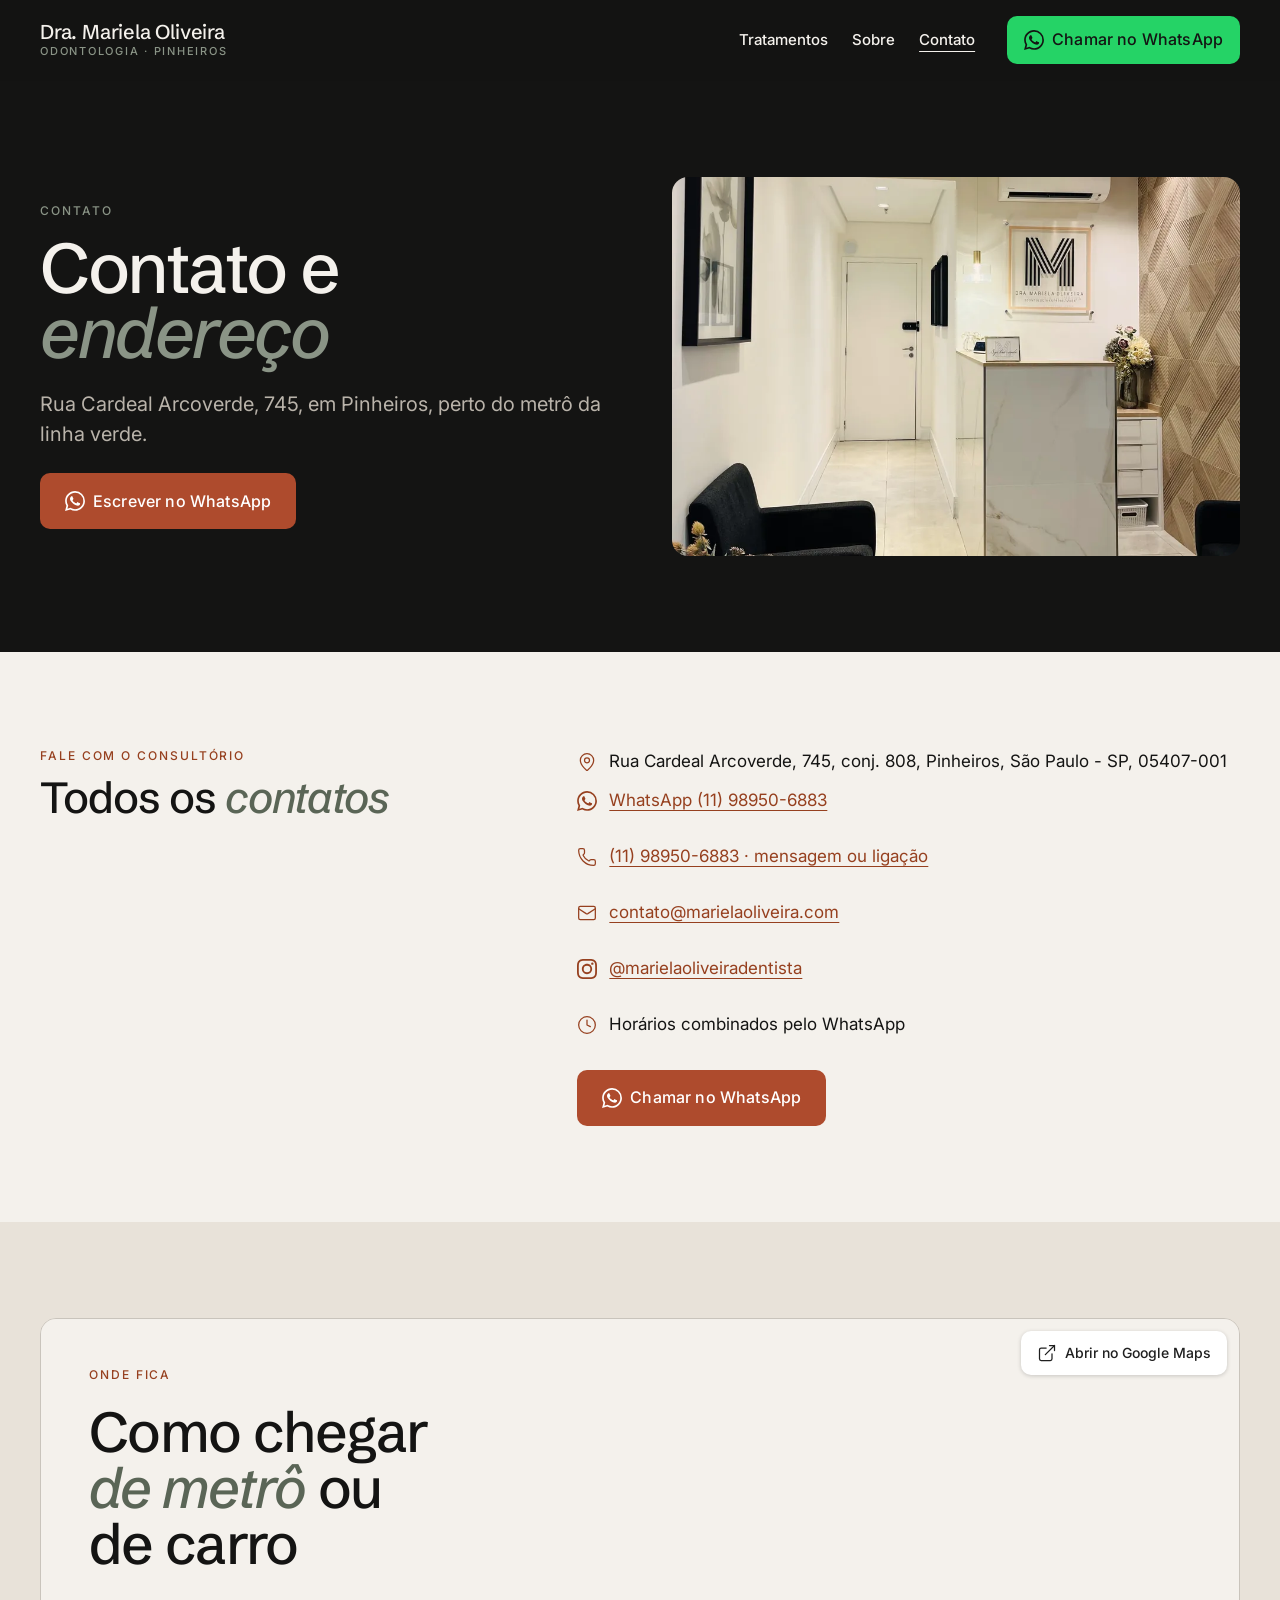
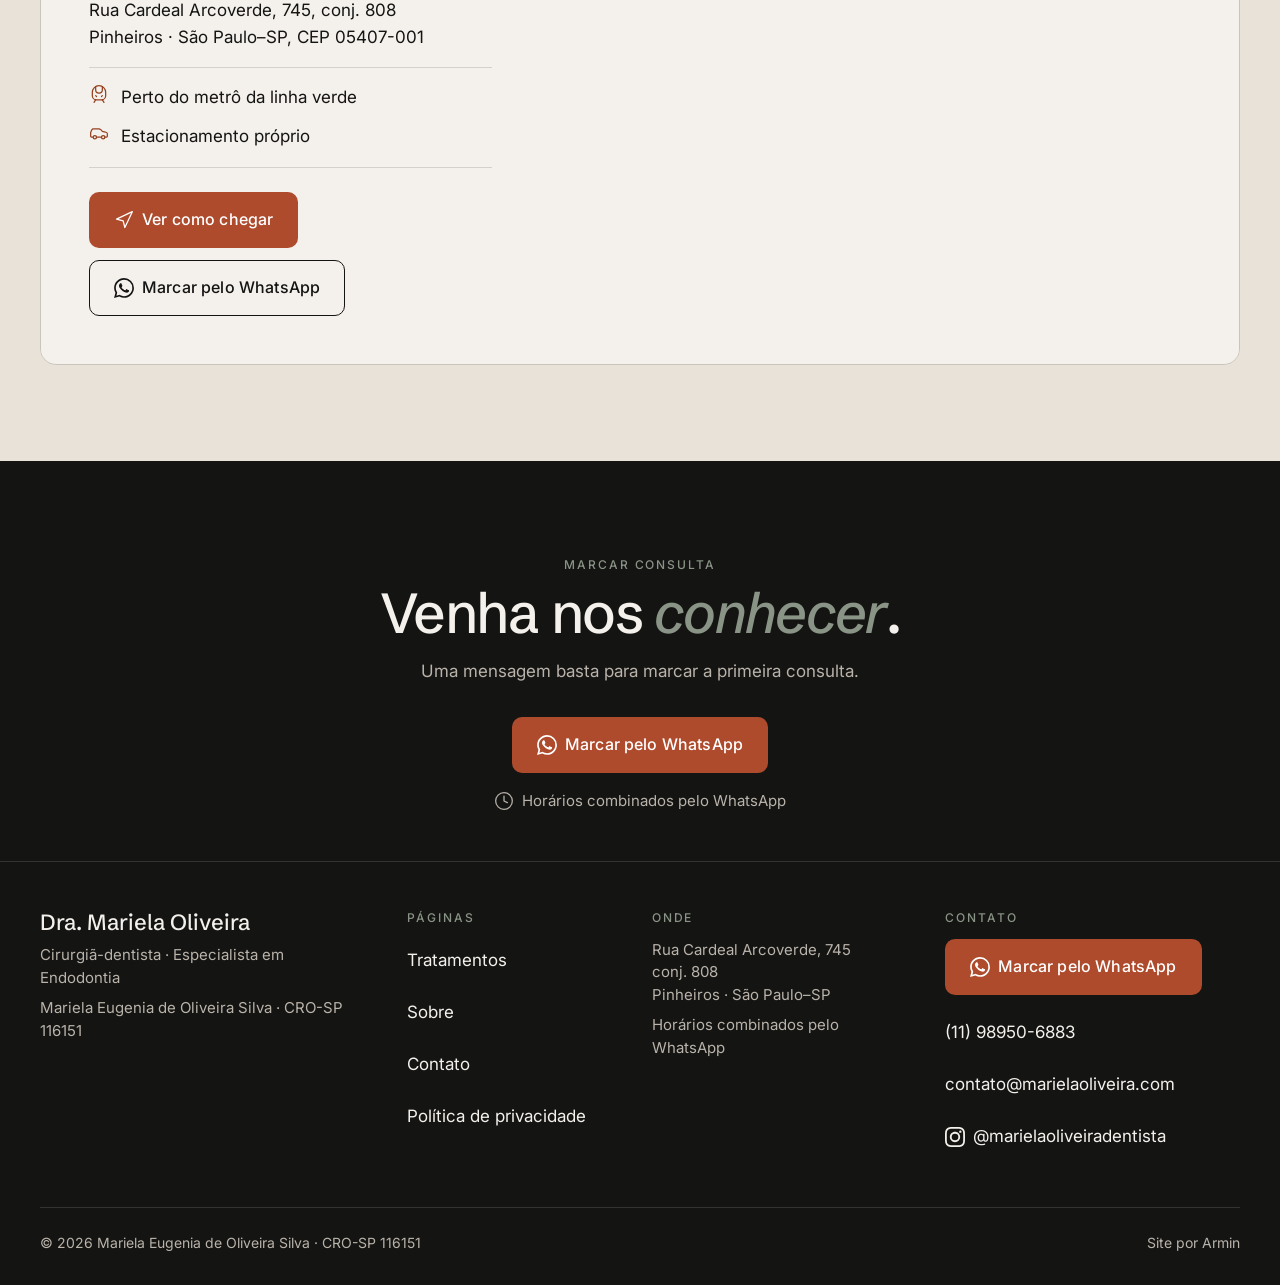
<file: contato.html>
<!DOCTYPE html>
<!-- GERADO por _src/build.py a partir de _src/dados.py e _src/partes/. NÃO EDITE ESTE ARQUIVO: edite os dados e rode python3 _src/build.py -->
<html lang="pt-BR">
<head>
<meta charset="UTF-8">
<meta name="viewport" content="width=device-width, initial-scale=1">
<!-- PRÉ-VENDA: não remover até o Armin fechar a venda -->
<meta name="robots" content="noindex, nofollow">
<title>Contato e endereço · Dra. Mariela Oliveira</title>
<meta name="description" content="Rua Cardeal Arcoverde, 745, conj. 808, Pinheiros, São Paulo. WhatsApp (11) 98950-6883. Perto do metrô da linha verde, estacionamento próprio.">
<meta property="og:title" content="Contato e endereço · Dra. Mariela Oliveira">
<meta property="og:description" content="Rua Cardeal Arcoverde, 745, conj. 808, Pinheiros, São Paulo. WhatsApp (11) 98950-6883. Perto do metrô da linha verde, estacionamento próprio.">
<meta property="og:type" content="website">
<meta property="og:locale" content="pt_BR">
<meta name="twitter:card" content="summary_large_image">
<meta property="og:image" content="https://infomediamethods-sys.github.io/mariela-oliveira-dentista/assets/img/og-contato.jpg">
<meta name="theme-color" content="#141413">
<link rel="icon" href="data:image/svg+xml,%3Csvg%20xmlns%3D%22http%3A//www.w3.org/2000/svg%22%20viewBox%3D%220%200%2064%2064%22%3E%3Crect%20width%3D%2264%22%20height%3D%2264%22%20rx%3D%2214%22%20fill%3D%22%23141413%22/%3E%3Ctext%20x%3D%2232%22%20y%3D%2242%22%20text-anchor%3D%22middle%22%20font-family%3D%22Schibsted%20Grotesk%2CArial%2Csans-serif%22%20font-size%3D%2227%22%20fill%3D%22%23F4F1EC%22%3EMO%3C/text%3E%3C/svg%3E">
<link rel="preconnect" href="https://fonts.googleapis.com">
<link rel="preconnect" href="https://fonts.gstatic.com" crossorigin>
<link href="https://fonts.googleapis.com/css2?family=Inter:wght@400;500&amp;family=Schibsted+Grotesk:ital,wght@0,500;1,500&amp;display=swap" rel="stylesheet">
<link rel="preload" as="image" type="image/webp" media="(max-width: 899px)" imagesrcset="assets/img/contato-480.webp 480w, assets/img/contato-960.webp 960w" imagesizes="100vw">
<link rel="preload" as="image" type="image/webp" media="(min-width: 900px)" imagesrcset="assets/img/contato-960.webp 960w, assets/img/contato-1600.webp 1600w" imagesizes="(min-width: 1200px) 580px, 48vw">
<link rel="stylesheet" href="assets/css/base.css">
<link rel="stylesheet" href="assets/css/style.css">
<script type="application/ld+json">{"@context": "https://schema.org", "@type": "Dentist", "@id": "https://infomediamethods-sys.github.io/mariela-oliveira-dentista/#consultorio", "name": "Dra. Mariela Oliveira - Odontologia Especializada", "url": "https://infomediamethods-sys.github.io/mariela-oliveira-dentista/", "telephone": "+5511989506883", "address": {"@type": "PostalAddress", "streetAddress": "Rua Cardeal Arcoverde, 745, conj. 808", "addressLocality": "São Paulo", "addressRegion": "SP", "addressCountry": "BR", "postalCode": "05407-001"}, "geo": {"@type": "GeoCoordinates", "latitude": -23.5566692, "longitude": -46.6797643}, "email": "contato@marielaoliveira.com", "sameAs": ["https://www.instagram.com/marielaoliveiradentista/", "https://www.google.com/maps/place/Dra.+Mariela+Oliveira+-+Odontologia+Especializada/data=!4m7!3m6!1s0x94ce57330abb421b:0x8c3d53da6326603e!8m2!3d-23.5566692!4d-46.6797643!16s%2Fg%2F11hz_531l5!19sChIJG0K7CjNXzpQRPmAmY9pTPYw"], "image": "https://infomediamethods-sys.github.io/mariela-oliveira-dentista/assets/img/og-inicio.jpg", "employee": {"@id": "https://infomediamethods-sys.github.io/mariela-oliveira-dentista/#dentista"}}</script>
<script type="application/ld+json">{"@context": "https://schema.org", "@type": "Person", "@id": "https://infomediamethods-sys.github.io/mariela-oliveira-dentista/#dentista", "name": "Mariela Eugenia de Oliveira Silva", "alternateName": "Dra. Mariela Oliveira", "jobTitle": "Cirurgiã-dentista · CRO-SP 116151", "url": "https://infomediamethods-sys.github.io/mariela-oliveira-dentista/", "identifier": {"@type": "PropertyValue", "propertyID": "CRO-SP", "value": "116151"}, "worksFor": {"@id": "https://infomediamethods-sys.github.io/mariela-oliveira-dentista/#consultorio"}, "hasCredential": {"@type": "EducationalOccupationalCredential", "credentialCategory": "Especialidade registrada no CFO", "name": "Especialista em Endodontia"}}</script>

</head>
<body class="pagina-interna">
<a class="pular-conteudo" href="#conteudo">Pular para o conteúdo</a>
<header data-header class="cabecalho">
  <div class="container cabecalho__linha">
    <a class="marca" href="index.html"><span class="marca__nome">Dra. Mariela Oliveira</span><span class="marca__sub">Odontologia · Pinheiros</span></a>
    <nav class="cabecalho__nav" aria-label="Páginas"><a href="tratamentos.html">Tratamentos</a><a href="sobre.html">Sobre</a><a href="contato.html" aria-current="page">Contato</a></nav>
    <a class="botao botao--whatsapp cabecalho__botao" href="https://wa.me/5511989506883?text=Ol%C3%A1%21%20Vim%20pelo%20site%20e%20quero%20marcar%20uma%20avalia%C3%A7%C3%A3o." target="_blank" rel="noopener" data-origem="cabecalho"><svg class="icone icone--linha icone--marca" width="20" height="20" fill="currentColor" aria-hidden="true" focusable="false" role="img" viewBox="0 0 24 24" xmlns="http://www.w3.org/2000/svg"><path d="M17.472 14.382c-.297-.149-1.758-.867-2.03-.967-.273-.099-.471-.148-.67.15-.197.297-.767.966-.94 1.164-.173.199-.347.223-.644.075-.297-.15-1.255-.463-2.39-1.475-.883-.788-1.48-1.761-1.653-2.059-.173-.297-.018-.458.13-.606.134-.133.298-.347.446-.52.149-.174.198-.298.298-.497.099-.198.05-.371-.025-.52-.075-.149-.669-1.612-.916-2.207-.242-.579-.487-.5-.669-.51-.173-.008-.371-.01-.57-.01-.198 0-.52.074-.792.372-.272.297-1.04 1.016-1.04 2.479 0 1.462 1.065 2.875 1.213 3.074.149.198 2.096 3.2 5.077 4.487.709.306 1.262.489 1.694.625.712.227 1.36.195 1.871.118.571-.085 1.758-.719 2.006-1.413.248-.694.248-1.289.173-1.413-.074-.124-.272-.198-.57-.347m-5.421 7.403h-.004a9.87 9.87 0 01-5.031-1.378l-.361-.214-3.741.982.998-3.648-.235-.374a9.86 9.86 0 01-1.51-5.26c.001-5.45 4.436-9.884 9.888-9.884 2.64 0 5.122 1.03 6.988 2.898a9.825 9.825 0 012.893 6.994c-.003 5.45-4.437 9.884-9.885 9.884m8.413-18.297A11.815 11.815 0 0012.05 0C5.495 0 .16 5.335.157 11.892c0 2.096.547 4.142 1.588 5.945L.057 24l6.305-1.654a11.882 11.882 0 005.683 1.448h.005c6.554 0 11.89-5.335 11.893-11.893a11.821 11.821 0 00-3.48-8.413Z"/></svg><span><span class="cabecalho__botao-extra">Chamar no </span>WhatsApp</span></a>
    
  </div>
  
</header>

<main id="conteudo">
<section class="heroi heroi--midia heroi--curto" id="inicio" data-heroi><div class="container heroi__grade"><div class="heroi__texto"><p class="rotulo heroi__entra" style="--atraso:.15s">Contato</p><h1 class="heroi__entra" style="--atraso:.22s">Contato e <em>endereço</em></h1><p class="heroi__apoio heroi__entra" style="--atraso:.3s">Rua Cardeal Arcoverde, 745, em Pinheiros, perto do metrô da linha verde.</p><div class="heroi__acoes heroi__entra" style="--atraso:.45s"><a class="botao botao--primario" href="https://wa.me/5511989506883?text=Ol%C3%A1%21%20Vim%20pela%20p%C3%A1gina%20de%20contato%20do%20site.%20Qual%20o%20pr%C3%B3ximo%20hor%C3%A1rio%20dispon%C3%ADvel%3F" target="_blank" rel="noopener" data-origem="contato"><svg class="icone icone--linha icone--marca" width="20" height="20" fill="currentColor" aria-hidden="true" focusable="false" role="img" viewBox="0 0 24 24" xmlns="http://www.w3.org/2000/svg"><path d="M17.472 14.382c-.297-.149-1.758-.867-2.03-.967-.273-.099-.471-.148-.67.15-.197.297-.767.966-.94 1.164-.173.199-.347.223-.644.075-.297-.15-1.255-.463-2.39-1.475-.883-.788-1.48-1.761-1.653-2.059-.173-.297-.018-.458.13-.606.134-.133.298-.347.446-.52.149-.174.198-.298.298-.497.099-.198.05-.371-.025-.52-.075-.149-.669-1.612-.916-2.207-.242-.579-.487-.5-.669-.51-.173-.008-.371-.01-.57-.01-.198 0-.52.074-.792.372-.272.297-1.04 1.016-1.04 2.479 0 1.462 1.065 2.875 1.213 3.074.149.198 2.096 3.2 5.077 4.487.709.306 1.262.489 1.694.625.712.227 1.36.195 1.871.118.571-.085 1.758-.719 2.006-1.413.248-.694.248-1.289.173-1.413-.074-.124-.272-.198-.57-.347m-5.421 7.403h-.004a9.87 9.87 0 01-5.031-1.378l-.361-.214-3.741.982.998-3.648-.235-.374a9.86 9.86 0 01-1.51-5.26c.001-5.45 4.436-9.884 9.888-9.884 2.64 0 5.122 1.03 6.988 2.898a9.825 9.825 0 012.893 6.994c-.003 5.45-4.437 9.884-9.885 9.884m8.413-18.297A11.815 11.815 0 0012.05 0C5.495 0 .16 5.335.157 11.892c0 2.096.547 4.142 1.588 5.945L.057 24l6.305-1.654a11.882 11.882 0 005.683 1.448h.005c6.554 0 11.89-5.335 11.893-11.893a11.821 11.821 0 00-3.48-8.413Z"/></svg><span>Escrever no WhatsApp</span></a></div></div><div class="heroi__lado heroi__entra" style="--atraso:.3s"><div class="midia proporcao-32 heroi__midia"><picture><source type="image/webp" media="(max-width: 899px)" srcset="assets/img/contato-480.webp 480w, assets/img/contato-960.webp 960w" sizes="100vw"><source type="image/webp" srcset="assets/img/contato-960.webp 960w, assets/img/contato-1600.webp 1600w" sizes="(min-width: 1200px) 580px, 48vw"><img src="assets/img/contato-960.jpg" width="960" height="640" alt="Recepção do consultório, com balcão de mármore e o logo M" decoding="async" fetchpriority="high"></picture></div></div></div></section>
<section class="secao secao--claro contato-dados" id="dados"><div class="container contato__grade"><div class="cabeca revelar"><p class="rotulo">Fale com o consultório</p><h2>Todos os <em>contatos</em></h2></div><div class="contato__lista revelar"><ul class="lista-contato" role="list"><li><svg aria-hidden="true" focusable="false" class="icone icone--linha icone--map-pin" xmlns="http://www.w3.org/2000/svg" width="20" height="20" viewBox="0 0 24 24" fill="none" stroke="currentColor" stroke-width="1.5" stroke-linecap="round" stroke-linejoin="round" ><path d="M20 10c0 4.993-5.539 10.193-7.399 11.799a1 1 0 0 1-1.202 0C9.539 20.193 4 14.993 4 10a8 8 0 0 1 16 0" /><circle cx="12" cy="10" r="3" /></svg><span>Rua Cardeal Arcoverde, 745, conj. 808, Pinheiros, São Paulo - SP, 05407-001</span></li><li><svg class="icone icone--linha icone--marca" width="20" height="20" fill="currentColor" aria-hidden="true" focusable="false" role="img" viewBox="0 0 24 24" xmlns="http://www.w3.org/2000/svg"><path d="M17.472 14.382c-.297-.149-1.758-.867-2.03-.967-.273-.099-.471-.148-.67.15-.197.297-.767.966-.94 1.164-.173.199-.347.223-.644.075-.297-.15-1.255-.463-2.39-1.475-.883-.788-1.48-1.761-1.653-2.059-.173-.297-.018-.458.13-.606.134-.133.298-.347.446-.52.149-.174.198-.298.298-.497.099-.198.05-.371-.025-.52-.075-.149-.669-1.612-.916-2.207-.242-.579-.487-.5-.669-.51-.173-.008-.371-.01-.57-.01-.198 0-.52.074-.792.372-.272.297-1.04 1.016-1.04 2.479 0 1.462 1.065 2.875 1.213 3.074.149.198 2.096 3.2 5.077 4.487.709.306 1.262.489 1.694.625.712.227 1.36.195 1.871.118.571-.085 1.758-.719 2.006-1.413.248-.694.248-1.289.173-1.413-.074-.124-.272-.198-.57-.347m-5.421 7.403h-.004a9.87 9.87 0 01-5.031-1.378l-.361-.214-3.741.982.998-3.648-.235-.374a9.86 9.86 0 01-1.51-5.26c.001-5.45 4.436-9.884 9.888-9.884 2.64 0 5.122 1.03 6.988 2.898a9.825 9.825 0 012.893 6.994c-.003 5.45-4.437 9.884-9.885 9.884m8.413-18.297A11.815 11.815 0 0012.05 0C5.495 0 .16 5.335.157 11.892c0 2.096.547 4.142 1.588 5.945L.057 24l6.305-1.654a11.882 11.882 0 005.683 1.448h.005c6.554 0 11.89-5.335 11.893-11.893a11.821 11.821 0 00-3.48-8.413Z"/></svg><span><a href="https://wa.me/5511989506883?text=Ol%C3%A1%21%20Vim%20pela%20p%C3%A1gina%20de%20contato%20do%20site.%20Qual%20o%20pr%C3%B3ximo%20hor%C3%A1rio%20dispon%C3%ADvel%3F" target="_blank" rel="noopener">WhatsApp (11) 98950-6883</a></span></li><li><svg aria-hidden="true" focusable="false" class="icone icone--linha icone--phone" xmlns="http://www.w3.org/2000/svg" width="20" height="20" viewBox="0 0 24 24" fill="none" stroke="currentColor" stroke-width="1.5" stroke-linecap="round" stroke-linejoin="round" ><path d="M13.832 16.568a1 1 0 0 0 1.213-.303l.355-.465A2 2 0 0 1 17 15h3a2 2 0 0 1 2 2v3a2 2 0 0 1-2 2A18 18 0 0 1 2 4a2 2 0 0 1 2-2h3a2 2 0 0 1 2 2v3a2 2 0 0 1-.8 1.6l-.468.351a1 1 0 0 0-.292 1.233 14 14 0 0 0 6.392 6.384" /></svg><span><a href="tel:+5511989506883">(11) 98950-6883 · mensagem ou ligação</a></span></li><li><svg aria-hidden="true" focusable="false" class="icone icone--linha icone--mail" xmlns="http://www.w3.org/2000/svg" width="20" height="20" viewBox="0 0 24 24" fill="none" stroke="currentColor" stroke-width="1.5" stroke-linecap="round" stroke-linejoin="round" ><path d="m22 7-8.991 5.727a2 2 0 0 1-2.009 0L2 7" /><rect x="2" y="4" width="20" height="16" rx="2" /></svg><span><a href="mailto:contato@marielaoliveira.com">contato@marielaoliveira.com</a></span></li><li><svg class="icone icone--linha icone--marca" width="20" height="20" fill="currentColor" aria-hidden="true" focusable="false" role="img" viewBox="0 0 24 24" xmlns="http://www.w3.org/2000/svg"><path d="M7.0301.084c-1.2768.0602-2.1487.264-2.911.5634-.7888.3075-1.4575.72-2.1228 1.3877-.6652.6677-1.075 1.3368-1.3802 2.127-.2954.7638-.4956 1.6365-.552 2.914-.0564 1.2775-.0689 1.6882-.0626 4.947.0062 3.2586.0206 3.6671.0825 4.9473.061 1.2765.264 2.1482.5635 2.9107.308.7889.72 1.4573 1.388 2.1228.6679.6655 1.3365 1.0743 2.1285 1.38.7632.295 1.6361.4961 2.9134.552 1.2773.056 1.6884.069 4.9462.0627 3.2578-.0062 3.668-.0207 4.9478-.0814 1.28-.0607 2.147-.2652 2.9098-.5633.7889-.3086 1.4578-.72 2.1228-1.3881.665-.6682 1.0745-1.3378 1.3795-2.1284.2957-.7632.4966-1.636.552-2.9124.056-1.2809.0692-1.6898.063-4.948-.0063-3.2583-.021-3.6668-.0817-4.9465-.0607-1.2797-.264-2.1487-.5633-2.9117-.3084-.7889-.72-1.4568-1.3876-2.1228C21.2982 1.33 20.628.9208 19.8378.6165 19.074.321 18.2017.1197 16.9244.0645 15.6471.0093 15.236-.005 11.977.0014 8.718.0076 8.31.0215 7.0301.0839m.1402 21.6932c-1.17-.0509-1.8053-.2453-2.2287-.408-.5606-.216-.96-.4771-1.3819-.895-.422-.4178-.6811-.8186-.9-1.378-.1644-.4234-.3624-1.058-.4171-2.228-.0595-1.2645-.072-1.6442-.079-4.848-.007-3.2037.0053-3.583.0607-4.848.05-1.169.2456-1.805.408-2.2282.216-.5613.4762-.96.895-1.3816.4188-.4217.8184-.6814 1.3783-.9003.423-.1651 1.0575-.3614 2.227-.4171 1.2655-.06 1.6447-.072 4.848-.079 3.2033-.007 3.5835.005 4.8495.0608 1.169.0508 1.8053.2445 2.228.408.5608.216.96.4754 1.3816.895.4217.4194.6816.8176.9005 1.3787.1653.4217.3617 1.056.4169 2.2263.0602 1.2655.0739 1.645.0796 4.848.0058 3.203-.0055 3.5834-.061 4.848-.051 1.17-.245 1.8055-.408 2.2294-.216.5604-.4763.96-.8954 1.3814-.419.4215-.8181.6811-1.3783.9-.4224.1649-1.0577.3617-2.2262.4174-1.2656.0595-1.6448.072-4.8493.079-3.2045.007-3.5825-.006-4.848-.0608M16.953 5.5864A1.44 1.44 0 1 0 18.39 4.144a1.44 1.44 0 0 0-1.437 1.4424M5.8385 12.012c.0067 3.4032 2.7706 6.1557 6.173 6.1493 3.4026-.0065 6.157-2.7701 6.1506-6.1733-.0065-3.4032-2.771-6.1565-6.174-6.1498-3.403.0067-6.156 2.771-6.1496 6.1738M8 12.0077a4 4 0 1 1 4.008 3.9921A3.9996 3.9996 0 0 1 8 12.0077"/></svg><span><a href="https://www.instagram.com/marielaoliveiradentista/" target="_blank" rel="noopener">@marielaoliveiradentista</a></span></li><li><svg aria-hidden="true" focusable="false" class="icone icone--linha icone--clock" xmlns="http://www.w3.org/2000/svg" width="20" height="20" viewBox="0 0 24 24" fill="none" stroke="currentColor" stroke-width="1.5" stroke-linecap="round" stroke-linejoin="round" ><circle cx="12" cy="12" r="10" /><path d="M12 6v6l4 2" /></svg><span>Horários combinados pelo WhatsApp</span></li></ul><div class="contato__acoes"><a class="botao botao--primario" href="https://wa.me/5511989506883?text=Ol%C3%A1%21%20Vim%20pela%20p%C3%A1gina%20de%20contato%20do%20site.%20Qual%20o%20pr%C3%B3ximo%20hor%C3%A1rio%20dispon%C3%ADvel%3F" target="_blank" rel="noopener" data-origem="contato"><svg class="icone icone--linha icone--marca" width="20" height="20" fill="currentColor" aria-hidden="true" focusable="false" role="img" viewBox="0 0 24 24" xmlns="http://www.w3.org/2000/svg"><path d="M17.472 14.382c-.297-.149-1.758-.867-2.03-.967-.273-.099-.471-.148-.67.15-.197.297-.767.966-.94 1.164-.173.199-.347.223-.644.075-.297-.15-1.255-.463-2.39-1.475-.883-.788-1.48-1.761-1.653-2.059-.173-.297-.018-.458.13-.606.134-.133.298-.347.446-.52.149-.174.198-.298.298-.497.099-.198.05-.371-.025-.52-.075-.149-.669-1.612-.916-2.207-.242-.579-.487-.5-.669-.51-.173-.008-.371-.01-.57-.01-.198 0-.52.074-.792.372-.272.297-1.04 1.016-1.04 2.479 0 1.462 1.065 2.875 1.213 3.074.149.198 2.096 3.2 5.077 4.487.709.306 1.262.489 1.694.625.712.227 1.36.195 1.871.118.571-.085 1.758-.719 2.006-1.413.248-.694.248-1.289.173-1.413-.074-.124-.272-.198-.57-.347m-5.421 7.403h-.004a9.87 9.87 0 01-5.031-1.378l-.361-.214-3.741.982.998-3.648-.235-.374a9.86 9.86 0 01-1.51-5.26c.001-5.45 4.436-9.884 9.888-9.884 2.64 0 5.122 1.03 6.988 2.898a9.825 9.825 0 012.893 6.994c-.003 5.45-4.437 9.884-9.885 9.884m8.413-18.297A11.815 11.815 0 0012.05 0C5.495 0 .16 5.335.157 11.892c0 2.096.547 4.142 1.588 5.945L.057 24l6.305-1.654a11.882 11.882 0 005.683 1.448h.005c6.554 0 11.89-5.335 11.893-11.893a11.821 11.821 0 00-3.48-8.413Z"/></svg><span>Chamar no WhatsApp</span></a></div></div></div></section>
<section class="secao secao--claro-2 local" id="onde-fica" data-mapa>
  <div class="container local__grade">
    <div class="local__cartao revelar">
      <p class="rotulo">Onde fica</p>
      <h2 class="local__titulo">Como chegar <em>de metrô</em> ou de carro</h2>
      <address class="local__endereco">
        Rua Cardeal Arcoverde, 745, conj. 808<br>
        Pinheiros · São Paulo–SP, CEP 05407-001
      </address>
      <ul class="local__fatos" role="list"><li><svg aria-hidden="true" focusable="false" class="icone icone--linha icone--train-front" xmlns="http://www.w3.org/2000/svg" width="20" height="20" viewBox="0 0 24 24" fill="none" stroke="currentColor" stroke-width="1.5" stroke-linecap="round" stroke-linejoin="round" ><path d="M8 3.1V7a4 4 0 0 0 8 0V3.1" /><path d="m9 15-1-1" /><path d="m15 15 1-1" /><path d="M9 19c-2.8 0-5-2.2-5-5v-4a8 8 0 0 1 16 0v4c0 2.8-2.2 5-5 5Z" /><path d="m8 19-2 3" /><path d="m16 19 2 3" /></svg> Perto do metrô da linha verde</li><li><svg aria-hidden="true" focusable="false" class="icone icone--linha icone--car" xmlns="http://www.w3.org/2000/svg" width="20" height="20" viewBox="0 0 24 24" fill="none" stroke="currentColor" stroke-width="1.5" stroke-linecap="round" stroke-linejoin="round" ><path d="M19 17h2c.6 0 1-.4 1-1v-3c0-.9-.7-1.7-1.5-1.9C18.7 10.6 16 10 16 10s-1.3-1.4-2.2-2.3c-.5-.4-1.1-.7-1.8-.7H5c-.6 0-1.1.4-1.4.9l-1.4 2.9A3.7 3.7 0 0 0 2 12v4c0 .6.4 1 1 1h2" /><circle cx="7" cy="17" r="2" /><path d="M9 17h6" /><circle cx="17" cy="17" r="2" /></svg> Estacionamento próprio</li></ul>
      <div class="local__acoes">
        <a class="botao botao--primario" href="https://www.google.com/maps/dir/?api=1&amp;destination=Rua%20Cardeal%20Arcoverde%2C%20745%2C%20conj.%20808%2C%20Pinheiros%2C%20S%C3%A3o%20Paulo%20-%20SP" target="_blank" rel="noopener"><svg aria-hidden="true" focusable="false" class="icone icone--linha icone--navigation" xmlns="http://www.w3.org/2000/svg" width="20" height="20" viewBox="0 0 24 24" fill="none" stroke="currentColor" stroke-width="1.5" stroke-linecap="round" stroke-linejoin="round" ><polygon points="3 11 22 2 13 21 11 13 3 11" /></svg><span>Ver como chegar</span></a>
        <a class="botao botao--contorno local__so-computador" href="https://wa.me/5511989506883?text=Ol%C3%A1%21%20Vim%20pela%20p%C3%A1gina%20de%20contato%20do%20site.%20Qual%20o%20pr%C3%B3ximo%20hor%C3%A1rio%20dispon%C3%ADvel%3F" data-origem="contato" target="_blank" rel="noopener"><svg class="icone icone--linha icone--marca" width="20" height="20" fill="currentColor" aria-hidden="true" focusable="false" role="img" viewBox="0 0 24 24" xmlns="http://www.w3.org/2000/svg"><path d="M17.472 14.382c-.297-.149-1.758-.867-2.03-.967-.273-.099-.471-.148-.67.15-.197.297-.767.966-.94 1.164-.173.199-.347.223-.644.075-.297-.15-1.255-.463-2.39-1.475-.883-.788-1.48-1.761-1.653-2.059-.173-.297-.018-.458.13-.606.134-.133.298-.347.446-.52.149-.174.198-.298.298-.497.099-.198.05-.371-.025-.52-.075-.149-.669-1.612-.916-2.207-.242-.579-.487-.5-.669-.51-.173-.008-.371-.01-.57-.01-.198 0-.52.074-.792.372-.272.297-1.04 1.016-1.04 2.479 0 1.462 1.065 2.875 1.213 3.074.149.198 2.096 3.2 5.077 4.487.709.306 1.262.489 1.694.625.712.227 1.36.195 1.871.118.571-.085 1.758-.719 2.006-1.413.248-.694.248-1.289.173-1.413-.074-.124-.272-.198-.57-.347m-5.421 7.403h-.004a9.87 9.87 0 01-5.031-1.378l-.361-.214-3.741.982.998-3.648-.235-.374a9.86 9.86 0 01-1.51-5.26c.001-5.45 4.436-9.884 9.888-9.884 2.64 0 5.122 1.03 6.988 2.898a9.825 9.825 0 012.893 6.994c-.003 5.45-4.437 9.884-9.885 9.884m8.413-18.297A11.815 11.815 0 0012.05 0C5.495 0 .16 5.335.157 11.892c0 2.096.547 4.142 1.588 5.945L.057 24l6.305-1.654a11.882 11.882 0 005.683 1.448h.005c6.554 0 11.89-5.335 11.893-11.893a11.821 11.821 0 00-3.48-8.413Z"/></svg><span>Marcar pelo WhatsApp</span></a>
      </div>
    </div>
    <a class="local__mapa" href="https://www.google.com/maps/place/Dra.+Mariela+Oliveira+-+Odontologia+Especializada/data=!4m7!3m6!1s0x94ce57330abb421b:0x8c3d53da6326603e!8m2!3d-23.5566692!4d-46.6797643!16s%2Fg%2F11hz_531l5!19sChIJG0K7CjNXzpQRPmAmY9pTPYw" target="_blank" rel="noopener" aria-label="Abrir no Google Maps: Dra. Mariela Oliveira em Pinheiros">
      <iframe src="https://www.google.com/maps?q=-23.5566692%2C-46.6797643&amp;z=16&amp;output=embed" title="Mapa da Rua Cardeal Arcoverde, 745, em Pinheiros" loading="lazy" referrerpolicy="no-referrer-when-downgrade" tabindex="-1" aria-hidden="true"></iframe>
      <span class="local__selo"><svg aria-hidden="true" focusable="false" class="icone icone--linha icone--external-link" xmlns="http://www.w3.org/2000/svg" width="20" height="20" viewBox="0 0 24 24" fill="none" stroke="currentColor" stroke-width="1.5" stroke-linecap="round" stroke-linejoin="round" ><path d="M15 3h6v6" /><path d="M10 14 21 3" /><path d="M18 13v6a2 2 0 0 1-2 2H5a2 2 0 0 1-2-2V8a2 2 0 0 1 2-2h6" /></svg> Abrir no Google Maps</span>
    </a>
  </div>
</section>

<section class="secao secao--escuro cta" id="contato"><div class="container--estreito cta__caixa revelar"><p class="rotulo">Marcar consulta</p><h2>Venha nos <em>conhecer</em>.</h2><p class="cta__texto">Uma mensagem basta para marcar a primeira consulta.</p><div class="cta__acoes"><a class="botao botao--primario" href="https://wa.me/5511989506883?text=Ol%C3%A1%21%20Vim%20pela%20p%C3%A1gina%20de%20contato%20do%20site.%20Qual%20o%20pr%C3%B3ximo%20hor%C3%A1rio%20dispon%C3%ADvel%3F" target="_blank" rel="noopener" data-origem="contato"><svg class="icone icone--linha icone--marca" width="20" height="20" fill="currentColor" aria-hidden="true" focusable="false" role="img" viewBox="0 0 24 24" xmlns="http://www.w3.org/2000/svg"><path d="M17.472 14.382c-.297-.149-1.758-.867-2.03-.967-.273-.099-.471-.148-.67.15-.197.297-.767.966-.94 1.164-.173.199-.347.223-.644.075-.297-.15-1.255-.463-2.39-1.475-.883-.788-1.48-1.761-1.653-2.059-.173-.297-.018-.458.13-.606.134-.133.298-.347.446-.52.149-.174.198-.298.298-.497.099-.198.05-.371-.025-.52-.075-.149-.669-1.612-.916-2.207-.242-.579-.487-.5-.669-.51-.173-.008-.371-.01-.57-.01-.198 0-.52.074-.792.372-.272.297-1.04 1.016-1.04 2.479 0 1.462 1.065 2.875 1.213 3.074.149.198 2.096 3.2 5.077 4.487.709.306 1.262.489 1.694.625.712.227 1.36.195 1.871.118.571-.085 1.758-.719 2.006-1.413.248-.694.248-1.289.173-1.413-.074-.124-.272-.198-.57-.347m-5.421 7.403h-.004a9.87 9.87 0 01-5.031-1.378l-.361-.214-3.741.982.998-3.648-.235-.374a9.86 9.86 0 01-1.51-5.26c.001-5.45 4.436-9.884 9.888-9.884 2.64 0 5.122 1.03 6.988 2.898a9.825 9.825 0 012.893 6.994c-.003 5.45-4.437 9.884-9.885 9.884m8.413-18.297A11.815 11.815 0 0012.05 0C5.495 0 .16 5.335.157 11.892c0 2.096.547 4.142 1.588 5.945L.057 24l6.305-1.654a11.882 11.882 0 005.683 1.448h.005c6.554 0 11.89-5.335 11.893-11.893a11.821 11.821 0 00-3.48-8.413Z"/></svg><span>Marcar pelo WhatsApp</span></a></div><div class="cta__info"><p class="cta__horario"><svg aria-hidden="true" focusable="false" class="icone icone--linha icone--clock" xmlns="http://www.w3.org/2000/svg" width="20" height="20" viewBox="0 0 24 24" fill="none" stroke="currentColor" stroke-width="1.5" stroke-linecap="round" stroke-linejoin="round" ><circle cx="12" cy="12" r="10" /><path d="M12 6v6l4 2" /></svg><span>Horários combinados pelo WhatsApp</span></p></div></div></section>
</main>
<footer class="rodape">
  <div class="container">
    <div class="rodape__grade">
      <div class="rodape__col">
        <p class="rodape__nome">Dra. Mariela Oliveira</p>
        <p class="rodape__registro">Cirurgiã-dentista · Especialista em Endodontia</p>
        <p class="rodape__texto registro rodape__reg"><span class="registro__linha"><span class="registro__parte">Mariela Eugenia de Oliveira Silva</span><span class="registro__parte">CRO-SP 116151</span></span></p>
      </div>
      <div class="rodape__col"><p class="rotulo">Páginas</p><ul class="rodape__lista" role="list"><li><a href="tratamentos.html">Tratamentos</a></li><li><a href="sobre.html">Sobre</a></li><li><a href="contato.html">Contato</a></li><li><a href="politica-de-privacidade.html">Política de privacidade</a></li></ul></div>
      <div class="rodape__col"><p class="rotulo">Onde</p><address class="rodape__texto">Rua Cardeal Arcoverde, 745<br>conj. 808<br>Pinheiros · São Paulo–SP</address><p class="rodape__texto">Horários combinados pelo WhatsApp</p></div>
      <div class="rodape__col"><p class="rotulo">Contato</p><div class="rodape__botao"><a class="botao botao--primario" href="https://wa.me/5511989506883?text=Ol%C3%A1%21%20Vim%20pelo%20site%20e%20quero%20marcar%20uma%20avalia%C3%A7%C3%A3o." target="_blank" rel="noopener" data-origem="rodape"><svg class="icone icone--linha icone--marca" width="20" height="20" fill="currentColor" aria-hidden="true" focusable="false" role="img" viewBox="0 0 24 24" xmlns="http://www.w3.org/2000/svg"><path d="M17.472 14.382c-.297-.149-1.758-.867-2.03-.967-.273-.099-.471-.148-.67.15-.197.297-.767.966-.94 1.164-.173.199-.347.223-.644.075-.297-.15-1.255-.463-2.39-1.475-.883-.788-1.48-1.761-1.653-2.059-.173-.297-.018-.458.13-.606.134-.133.298-.347.446-.52.149-.174.198-.298.298-.497.099-.198.05-.371-.025-.52-.075-.149-.669-1.612-.916-2.207-.242-.579-.487-.5-.669-.51-.173-.008-.371-.01-.57-.01-.198 0-.52.074-.792.372-.272.297-1.04 1.016-1.04 2.479 0 1.462 1.065 2.875 1.213 3.074.149.198 2.096 3.2 5.077 4.487.709.306 1.262.489 1.694.625.712.227 1.36.195 1.871.118.571-.085 1.758-.719 2.006-1.413.248-.694.248-1.289.173-1.413-.074-.124-.272-.198-.57-.347m-5.421 7.403h-.004a9.87 9.87 0 01-5.031-1.378l-.361-.214-3.741.982.998-3.648-.235-.374a9.86 9.86 0 01-1.51-5.26c.001-5.45 4.436-9.884 9.888-9.884 2.64 0 5.122 1.03 6.988 2.898a9.825 9.825 0 012.893 6.994c-.003 5.45-4.437 9.884-9.885 9.884m8.413-18.297A11.815 11.815 0 0012.05 0C5.495 0 .16 5.335.157 11.892c0 2.096.547 4.142 1.588 5.945L.057 24l6.305-1.654a11.882 11.882 0 005.683 1.448h.005c6.554 0 11.89-5.335 11.893-11.893a11.821 11.821 0 00-3.48-8.413Z"/></svg><span>Marcar pelo WhatsApp</span></a></div><ul class="rodape__lista" role="list"><li><a href="tel:+5511989506883">(11) 98950-6883</a></li><li><a href="mailto:contato@marielaoliveira.com">contato@marielaoliveira.com</a></li><li><a class="rodape__link-icone" href="https://www.instagram.com/marielaoliveiradentista/" target="_blank" rel="noopener"><svg class="icone icone--linha icone--marca" width="20" height="20" fill="currentColor" aria-hidden="true" focusable="false" role="img" viewBox="0 0 24 24" xmlns="http://www.w3.org/2000/svg"><path d="M7.0301.084c-1.2768.0602-2.1487.264-2.911.5634-.7888.3075-1.4575.72-2.1228 1.3877-.6652.6677-1.075 1.3368-1.3802 2.127-.2954.7638-.4956 1.6365-.552 2.914-.0564 1.2775-.0689 1.6882-.0626 4.947.0062 3.2586.0206 3.6671.0825 4.9473.061 1.2765.264 2.1482.5635 2.9107.308.7889.72 1.4573 1.388 2.1228.6679.6655 1.3365 1.0743 2.1285 1.38.7632.295 1.6361.4961 2.9134.552 1.2773.056 1.6884.069 4.9462.0627 3.2578-.0062 3.668-.0207 4.9478-.0814 1.28-.0607 2.147-.2652 2.9098-.5633.7889-.3086 1.4578-.72 2.1228-1.3881.665-.6682 1.0745-1.3378 1.3795-2.1284.2957-.7632.4966-1.636.552-2.9124.056-1.2809.0692-1.6898.063-4.948-.0063-3.2583-.021-3.6668-.0817-4.9465-.0607-1.2797-.264-2.1487-.5633-2.9117-.3084-.7889-.72-1.4568-1.3876-2.1228C21.2982 1.33 20.628.9208 19.8378.6165 19.074.321 18.2017.1197 16.9244.0645 15.6471.0093 15.236-.005 11.977.0014 8.718.0076 8.31.0215 7.0301.0839m.1402 21.6932c-1.17-.0509-1.8053-.2453-2.2287-.408-.5606-.216-.96-.4771-1.3819-.895-.422-.4178-.6811-.8186-.9-1.378-.1644-.4234-.3624-1.058-.4171-2.228-.0595-1.2645-.072-1.6442-.079-4.848-.007-3.2037.0053-3.583.0607-4.848.05-1.169.2456-1.805.408-2.2282.216-.5613.4762-.96.895-1.3816.4188-.4217.8184-.6814 1.3783-.9003.423-.1651 1.0575-.3614 2.227-.4171 1.2655-.06 1.6447-.072 4.848-.079 3.2033-.007 3.5835.005 4.8495.0608 1.169.0508 1.8053.2445 2.228.408.5608.216.96.4754 1.3816.895.4217.4194.6816.8176.9005 1.3787.1653.4217.3617 1.056.4169 2.2263.0602 1.2655.0739 1.645.0796 4.848.0058 3.203-.0055 3.5834-.061 4.848-.051 1.17-.245 1.8055-.408 2.2294-.216.5604-.4763.96-.8954 1.3814-.419.4215-.8181.6811-1.3783.9-.4224.1649-1.0577.3617-2.2262.4174-1.2656.0595-1.6448.072-4.8493.079-3.2045.007-3.5825-.006-4.848-.0608M16.953 5.5864A1.44 1.44 0 1 0 18.39 4.144a1.44 1.44 0 0 0-1.437 1.4424M5.8385 12.012c.0067 3.4032 2.7706 6.1557 6.173 6.1493 3.4026-.0065 6.157-2.7701 6.1506-6.1733-.0065-3.4032-2.771-6.1565-6.174-6.1498-3.403.0067-6.156 2.771-6.1496 6.1738M8 12.0077a4 4 0 1 1 4.008 3.9921A3.9996 3.9996 0 0 1 8 12.0077"/></svg><span>@marielaoliveiradentista</span></a></li></ul></div>
    </div>
    <div class="rodape__base">
      <p class="registro rodape__reg"><span class="registro__linha"><span class="registro__parte">© 2026 Mariela Eugenia de Oliveira Silva</span><span class="registro__parte">CRO-SP 116151</span></span></p>
      <p>Site por Armin</p>
    </div>
  </div>
</footer>

<script src="assets/js/lenis.min.js" defer></script>
<script src="assets/js/main.js" defer></script>
<script src="assets/js/movimento.js" defer></script>
</body>
</html>
</file>
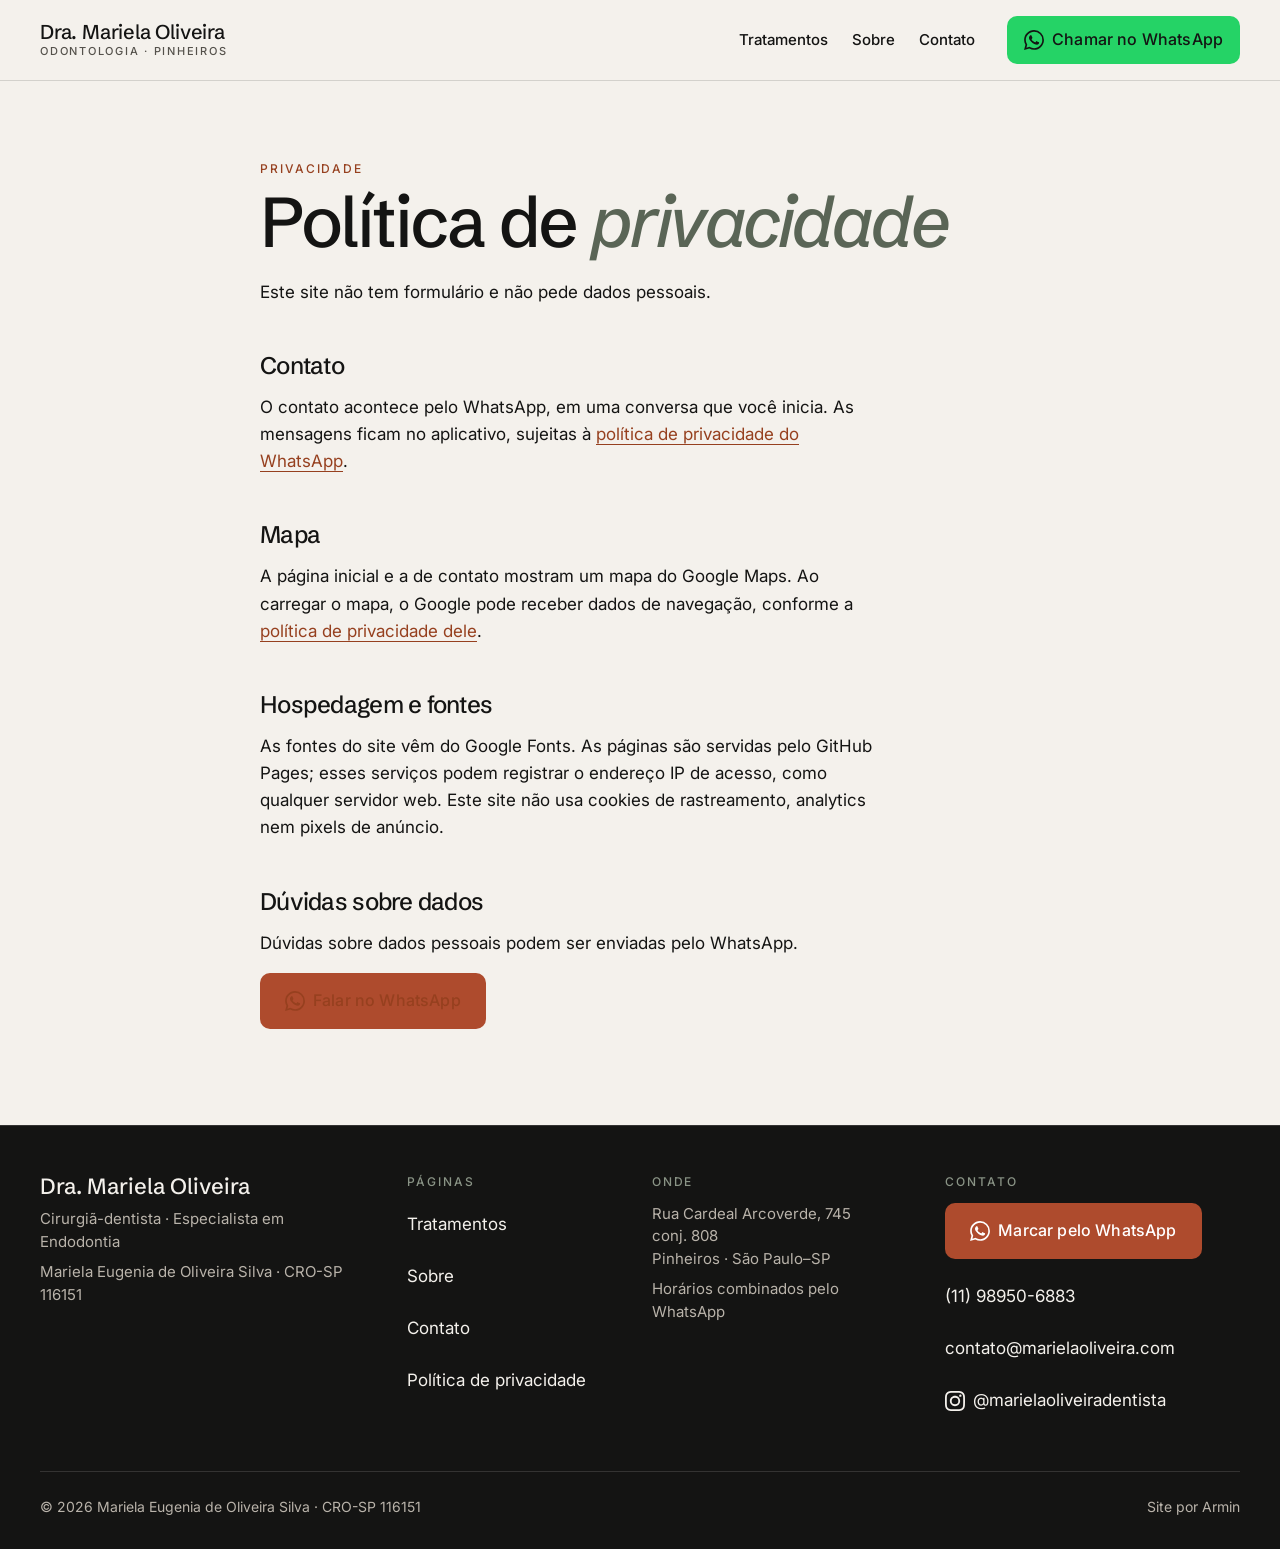
<file: politica-de-privacidade.html>
<!DOCTYPE html>
<!-- GERADO por _src/build.py a partir de _src/dados.py e _src/partes/. NÃO EDITE ESTE ARQUIVO: edite os dados e rode python3 _src/build.py -->
<html lang="pt-BR">
<head>
<meta charset="UTF-8">
<meta name="viewport" content="width=device-width, initial-scale=1">
<!-- PRÉ-VENDA: não remover até o Armin fechar a venda -->
<meta name="robots" content="noindex, nofollow">
<title>Política de privacidade · Dra. Mariela Oliveira</title>
<meta name="description" content="Como este site usa o Google Maps e o Google Fonts. O site não tem formulário e não pede dados pessoais.">
<meta property="og:title" content="Política de privacidade · Dra. Mariela Oliveira">
<meta property="og:description" content="Como este site usa o Google Maps e o Google Fonts. O site não tem formulário e não pede dados pessoais.">
<meta property="og:type" content="website">
<meta property="og:locale" content="pt_BR">
<meta name="twitter:card" content="summary_large_image">
<meta property="og:image" content="https://infomediamethods-sys.github.io/mariela-oliveira-dentista/assets/img/og-inicio.jpg">
<meta name="theme-color" content="#141413">
<link rel="icon" href="data:image/svg+xml,%3Csvg%20xmlns%3D%22http%3A//www.w3.org/2000/svg%22%20viewBox%3D%220%200%2064%2064%22%3E%3Crect%20width%3D%2264%22%20height%3D%2264%22%20rx%3D%2214%22%20fill%3D%22%23141413%22/%3E%3Ctext%20x%3D%2232%22%20y%3D%2242%22%20text-anchor%3D%22middle%22%20font-family%3D%22Schibsted%20Grotesk%2CArial%2Csans-serif%22%20font-size%3D%2227%22%20fill%3D%22%23F4F1EC%22%3EMO%3C/text%3E%3C/svg%3E">
<link rel="preconnect" href="https://fonts.googleapis.com">
<link rel="preconnect" href="https://fonts.gstatic.com" crossorigin>
<link href="https://fonts.googleapis.com/css2?family=Inter:wght@400;500&amp;family=Schibsted+Grotesk:ital,wght@0,500;1,500&amp;display=swap" rel="stylesheet">
<link rel="stylesheet" href="assets/css/base.css">
<link rel="stylesheet" href="assets/css/style.css">
<script type="application/ld+json">{"@context": "https://schema.org", "@type": "Dentist", "@id": "https://infomediamethods-sys.github.io/mariela-oliveira-dentista/#consultorio", "name": "Dra. Mariela Oliveira - Odontologia Especializada", "url": "https://infomediamethods-sys.github.io/mariela-oliveira-dentista/", "telephone": "+5511989506883", "address": {"@type": "PostalAddress", "streetAddress": "Rua Cardeal Arcoverde, 745, conj. 808", "addressLocality": "São Paulo", "addressRegion": "SP", "addressCountry": "BR", "postalCode": "05407-001"}, "geo": {"@type": "GeoCoordinates", "latitude": -23.5566692, "longitude": -46.6797643}, "email": "contato@marielaoliveira.com", "sameAs": ["https://www.instagram.com/marielaoliveiradentista/", "https://www.google.com/maps/place/Dra.+Mariela+Oliveira+-+Odontologia+Especializada/data=!4m7!3m6!1s0x94ce57330abb421b:0x8c3d53da6326603e!8m2!3d-23.5566692!4d-46.6797643!16s%2Fg%2F11hz_531l5!19sChIJG0K7CjNXzpQRPmAmY9pTPYw"], "image": "https://infomediamethods-sys.github.io/mariela-oliveira-dentista/assets/img/og-inicio.jpg", "employee": {"@id": "https://infomediamethods-sys.github.io/mariela-oliveira-dentista/#dentista"}}</script>
<script type="application/ld+json">{"@context": "https://schema.org", "@type": "Person", "@id": "https://infomediamethods-sys.github.io/mariela-oliveira-dentista/#dentista", "name": "Mariela Eugenia de Oliveira Silva", "alternateName": "Dra. Mariela Oliveira", "jobTitle": "Cirurgiã-dentista · CRO-SP 116151", "url": "https://infomediamethods-sys.github.io/mariela-oliveira-dentista/", "identifier": {"@type": "PropertyValue", "propertyID": "CRO-SP", "value": "116151"}, "worksFor": {"@id": "https://infomediamethods-sys.github.io/mariela-oliveira-dentista/#consultorio"}, "hasCredential": {"@type": "EducationalOccupationalCredential", "credentialCategory": "Especialidade registrada no CFO", "name": "Especialista em Endodontia"}}</script>

</head>
<body class="pagina-interna">
<a class="pular-conteudo" href="#conteudo">Pular para o conteúdo</a>
<header data-header class="cabecalho">
  <div class="container cabecalho__linha">
    <a class="marca" href="index.html"><span class="marca__nome">Dra. Mariela Oliveira</span><span class="marca__sub">Odontologia · Pinheiros</span></a>
    <nav class="cabecalho__nav" aria-label="Páginas"><a href="tratamentos.html">Tratamentos</a><a href="sobre.html">Sobre</a><a href="contato.html">Contato</a></nav>
    <a class="botao botao--whatsapp cabecalho__botao" href="https://wa.me/5511989506883?text=Ol%C3%A1%21%20Vim%20pelo%20site%20e%20quero%20marcar%20uma%20avalia%C3%A7%C3%A3o." target="_blank" rel="noopener" data-origem="cabecalho"><svg class="icone icone--linha icone--marca" width="20" height="20" fill="currentColor" aria-hidden="true" focusable="false" role="img" viewBox="0 0 24 24" xmlns="http://www.w3.org/2000/svg"><path d="M17.472 14.382c-.297-.149-1.758-.867-2.03-.967-.273-.099-.471-.148-.67.15-.197.297-.767.966-.94 1.164-.173.199-.347.223-.644.075-.297-.15-1.255-.463-2.39-1.475-.883-.788-1.48-1.761-1.653-2.059-.173-.297-.018-.458.13-.606.134-.133.298-.347.446-.52.149-.174.198-.298.298-.497.099-.198.05-.371-.025-.52-.075-.149-.669-1.612-.916-2.207-.242-.579-.487-.5-.669-.51-.173-.008-.371-.01-.57-.01-.198 0-.52.074-.792.372-.272.297-1.04 1.016-1.04 2.479 0 1.462 1.065 2.875 1.213 3.074.149.198 2.096 3.2 5.077 4.487.709.306 1.262.489 1.694.625.712.227 1.36.195 1.871.118.571-.085 1.758-.719 2.006-1.413.248-.694.248-1.289.173-1.413-.074-.124-.272-.198-.57-.347m-5.421 7.403h-.004a9.87 9.87 0 01-5.031-1.378l-.361-.214-3.741.982.998-3.648-.235-.374a9.86 9.86 0 01-1.51-5.26c.001-5.45 4.436-9.884 9.888-9.884 2.64 0 5.122 1.03 6.988 2.898a9.825 9.825 0 012.893 6.994c-.003 5.45-4.437 9.884-9.885 9.884m8.413-18.297A11.815 11.815 0 0012.05 0C5.495 0 .16 5.335.157 11.892c0 2.096.547 4.142 1.588 5.945L.057 24l6.305-1.654a11.882 11.882 0 005.683 1.448h.005c6.554 0 11.89-5.335 11.893-11.893a11.821 11.821 0 00-3.48-8.413Z"/></svg><span><span class="cabecalho__botao-extra">Chamar no </span>WhatsApp</span></a>
    
  </div>
  
</header>

<main id="conteudo">
<section class="secao pagina" data-heroi>
  <div class="container--estreito prosa">
    <p class="rotulo">Privacidade</p>
    <h1>Política de <em>privacidade</em></h1>
    <p>Este site não tem formulário e não pede dados pessoais.</p>
    <h2>Contato</h2>
    <p>O contato acontece pelo WhatsApp, em uma conversa que você inicia. As mensagens ficam no aplicativo, sujeitas à <a href="https://www.whatsapp.com/legal/privacy-policy" target="_blank" rel="noopener">política de privacidade do WhatsApp</a>.</p>
    <h2>Mapa</h2>
    <p>A página inicial e a de contato mostram um mapa do Google Maps. Ao carregar o mapa, o Google pode receber dados de navegação, conforme a <a href="https://policies.google.com/privacy" target="_blank" rel="noopener">política de privacidade dele</a>.</p>
    <h2>Hospedagem e fontes</h2>
    <p>As fontes do site vêm do Google Fonts. As páginas são servidas pelo GitHub Pages; esses serviços podem registrar o endereço IP de acesso, como qualquer servidor web. Este site não usa cookies de rastreamento, analytics nem pixels de anúncio.</p>
    <h2>Dúvidas sobre dados</h2>
    <p>Dúvidas sobre dados pessoais podem ser enviadas pelo WhatsApp.</p>
    <p class="prosa__acao"><a class="botao botao--primario" href="https://wa.me/5511989506883?text=Ol%C3%A1%21%20Tenho%20uma%20d%C3%BAvida%20sobre%20os%20meus%20dados%20no%20site." target="_blank" rel="noopener" data-origem="privacidade"><svg class="icone icone--linha icone--marca" width="20" height="20" fill="currentColor" aria-hidden="true" focusable="false" role="img" viewBox="0 0 24 24" xmlns="http://www.w3.org/2000/svg"><path d="M17.472 14.382c-.297-.149-1.758-.867-2.03-.967-.273-.099-.471-.148-.67.15-.197.297-.767.966-.94 1.164-.173.199-.347.223-.644.075-.297-.15-1.255-.463-2.39-1.475-.883-.788-1.48-1.761-1.653-2.059-.173-.297-.018-.458.13-.606.134-.133.298-.347.446-.52.149-.174.198-.298.298-.497.099-.198.05-.371-.025-.52-.075-.149-.669-1.612-.916-2.207-.242-.579-.487-.5-.669-.51-.173-.008-.371-.01-.57-.01-.198 0-.52.074-.792.372-.272.297-1.04 1.016-1.04 2.479 0 1.462 1.065 2.875 1.213 3.074.149.198 2.096 3.2 5.077 4.487.709.306 1.262.489 1.694.625.712.227 1.36.195 1.871.118.571-.085 1.758-.719 2.006-1.413.248-.694.248-1.289.173-1.413-.074-.124-.272-.198-.57-.347m-5.421 7.403h-.004a9.87 9.87 0 01-5.031-1.378l-.361-.214-3.741.982.998-3.648-.235-.374a9.86 9.86 0 01-1.51-5.26c.001-5.45 4.436-9.884 9.888-9.884 2.64 0 5.122 1.03 6.988 2.898a9.825 9.825 0 012.893 6.994c-.003 5.45-4.437 9.884-9.885 9.884m8.413-18.297A11.815 11.815 0 0012.05 0C5.495 0 .16 5.335.157 11.892c0 2.096.547 4.142 1.588 5.945L.057 24l6.305-1.654a11.882 11.882 0 005.683 1.448h.005c6.554 0 11.89-5.335 11.893-11.893a11.821 11.821 0 00-3.48-8.413Z"/></svg><span>Falar no WhatsApp</span></a></p>
  </div>
</section>

</main>
<footer class="rodape">
  <div class="container">
    <div class="rodape__grade">
      <div class="rodape__col">
        <p class="rodape__nome">Dra. Mariela Oliveira</p>
        <p class="rodape__registro">Cirurgiã-dentista · Especialista em Endodontia</p>
        <p class="rodape__texto registro rodape__reg"><span class="registro__linha"><span class="registro__parte">Mariela Eugenia de Oliveira Silva</span><span class="registro__parte">CRO-SP 116151</span></span></p>
      </div>
      <div class="rodape__col"><p class="rotulo">Páginas</p><ul class="rodape__lista" role="list"><li><a href="tratamentos.html">Tratamentos</a></li><li><a href="sobre.html">Sobre</a></li><li><a href="contato.html">Contato</a></li><li><a href="politica-de-privacidade.html">Política de privacidade</a></li></ul></div>
      <div class="rodape__col"><p class="rotulo">Onde</p><address class="rodape__texto">Rua Cardeal Arcoverde, 745<br>conj. 808<br>Pinheiros · São Paulo–SP</address><p class="rodape__texto">Horários combinados pelo WhatsApp</p></div>
      <div class="rodape__col"><p class="rotulo">Contato</p><div class="rodape__botao"><a class="botao botao--primario" href="https://wa.me/5511989506883?text=Ol%C3%A1%21%20Vim%20pelo%20site%20e%20quero%20marcar%20uma%20avalia%C3%A7%C3%A3o." target="_blank" rel="noopener" data-origem="rodape"><svg class="icone icone--linha icone--marca" width="20" height="20" fill="currentColor" aria-hidden="true" focusable="false" role="img" viewBox="0 0 24 24" xmlns="http://www.w3.org/2000/svg"><path d="M17.472 14.382c-.297-.149-1.758-.867-2.03-.967-.273-.099-.471-.148-.67.15-.197.297-.767.966-.94 1.164-.173.199-.347.223-.644.075-.297-.15-1.255-.463-2.39-1.475-.883-.788-1.48-1.761-1.653-2.059-.173-.297-.018-.458.13-.606.134-.133.298-.347.446-.52.149-.174.198-.298.298-.497.099-.198.05-.371-.025-.52-.075-.149-.669-1.612-.916-2.207-.242-.579-.487-.5-.669-.51-.173-.008-.371-.01-.57-.01-.198 0-.52.074-.792.372-.272.297-1.04 1.016-1.04 2.479 0 1.462 1.065 2.875 1.213 3.074.149.198 2.096 3.2 5.077 4.487.709.306 1.262.489 1.694.625.712.227 1.36.195 1.871.118.571-.085 1.758-.719 2.006-1.413.248-.694.248-1.289.173-1.413-.074-.124-.272-.198-.57-.347m-5.421 7.403h-.004a9.87 9.87 0 01-5.031-1.378l-.361-.214-3.741.982.998-3.648-.235-.374a9.86 9.86 0 01-1.51-5.26c.001-5.45 4.436-9.884 9.888-9.884 2.64 0 5.122 1.03 6.988 2.898a9.825 9.825 0 012.893 6.994c-.003 5.45-4.437 9.884-9.885 9.884m8.413-18.297A11.815 11.815 0 0012.05 0C5.495 0 .16 5.335.157 11.892c0 2.096.547 4.142 1.588 5.945L.057 24l6.305-1.654a11.882 11.882 0 005.683 1.448h.005c6.554 0 11.89-5.335 11.893-11.893a11.821 11.821 0 00-3.48-8.413Z"/></svg><span>Marcar pelo WhatsApp</span></a></div><ul class="rodape__lista" role="list"><li><a href="tel:+5511989506883">(11) 98950-6883</a></li><li><a href="mailto:contato@marielaoliveira.com">contato@marielaoliveira.com</a></li><li><a class="rodape__link-icone" href="https://www.instagram.com/marielaoliveiradentista/" target="_blank" rel="noopener"><svg class="icone icone--linha icone--marca" width="20" height="20" fill="currentColor" aria-hidden="true" focusable="false" role="img" viewBox="0 0 24 24" xmlns="http://www.w3.org/2000/svg"><path d="M7.0301.084c-1.2768.0602-2.1487.264-2.911.5634-.7888.3075-1.4575.72-2.1228 1.3877-.6652.6677-1.075 1.3368-1.3802 2.127-.2954.7638-.4956 1.6365-.552 2.914-.0564 1.2775-.0689 1.6882-.0626 4.947.0062 3.2586.0206 3.6671.0825 4.9473.061 1.2765.264 2.1482.5635 2.9107.308.7889.72 1.4573 1.388 2.1228.6679.6655 1.3365 1.0743 2.1285 1.38.7632.295 1.6361.4961 2.9134.552 1.2773.056 1.6884.069 4.9462.0627 3.2578-.0062 3.668-.0207 4.9478-.0814 1.28-.0607 2.147-.2652 2.9098-.5633.7889-.3086 1.4578-.72 2.1228-1.3881.665-.6682 1.0745-1.3378 1.3795-2.1284.2957-.7632.4966-1.636.552-2.9124.056-1.2809.0692-1.6898.063-4.948-.0063-3.2583-.021-3.6668-.0817-4.9465-.0607-1.2797-.264-2.1487-.5633-2.9117-.3084-.7889-.72-1.4568-1.3876-2.1228C21.2982 1.33 20.628.9208 19.8378.6165 19.074.321 18.2017.1197 16.9244.0645 15.6471.0093 15.236-.005 11.977.0014 8.718.0076 8.31.0215 7.0301.0839m.1402 21.6932c-1.17-.0509-1.8053-.2453-2.2287-.408-.5606-.216-.96-.4771-1.3819-.895-.422-.4178-.6811-.8186-.9-1.378-.1644-.4234-.3624-1.058-.4171-2.228-.0595-1.2645-.072-1.6442-.079-4.848-.007-3.2037.0053-3.583.0607-4.848.05-1.169.2456-1.805.408-2.2282.216-.5613.4762-.96.895-1.3816.4188-.4217.8184-.6814 1.3783-.9003.423-.1651 1.0575-.3614 2.227-.4171 1.2655-.06 1.6447-.072 4.848-.079 3.2033-.007 3.5835.005 4.8495.0608 1.169.0508 1.8053.2445 2.228.408.5608.216.96.4754 1.3816.895.4217.4194.6816.8176.9005 1.3787.1653.4217.3617 1.056.4169 2.2263.0602 1.2655.0739 1.645.0796 4.848.0058 3.203-.0055 3.5834-.061 4.848-.051 1.17-.245 1.8055-.408 2.2294-.216.5604-.4763.96-.8954 1.3814-.419.4215-.8181.6811-1.3783.9-.4224.1649-1.0577.3617-2.2262.4174-1.2656.0595-1.6448.072-4.8493.079-3.2045.007-3.5825-.006-4.848-.0608M16.953 5.5864A1.44 1.44 0 1 0 18.39 4.144a1.44 1.44 0 0 0-1.437 1.4424M5.8385 12.012c.0067 3.4032 2.7706 6.1557 6.173 6.1493 3.4026-.0065 6.157-2.7701 6.1506-6.1733-.0065-3.4032-2.771-6.1565-6.174-6.1498-3.403.0067-6.156 2.771-6.1496 6.1738M8 12.0077a4 4 0 1 1 4.008 3.9921A3.9996 3.9996 0 0 1 8 12.0077"/></svg><span>@marielaoliveiradentista</span></a></li></ul></div>
    </div>
    <div class="rodape__base">
      <p class="registro rodape__reg"><span class="registro__linha"><span class="registro__parte">© 2026 Mariela Eugenia de Oliveira Silva</span><span class="registro__parte">CRO-SP 116151</span></span></p>
      <p>Site por Armin</p>
    </div>
  </div>
</footer>

<script src="assets/js/lenis.min.js" defer></script>
<script src="assets/js/main.js" defer></script>
<script src="assets/js/movimento.js" defer></script>
</body>
</html>
</file>
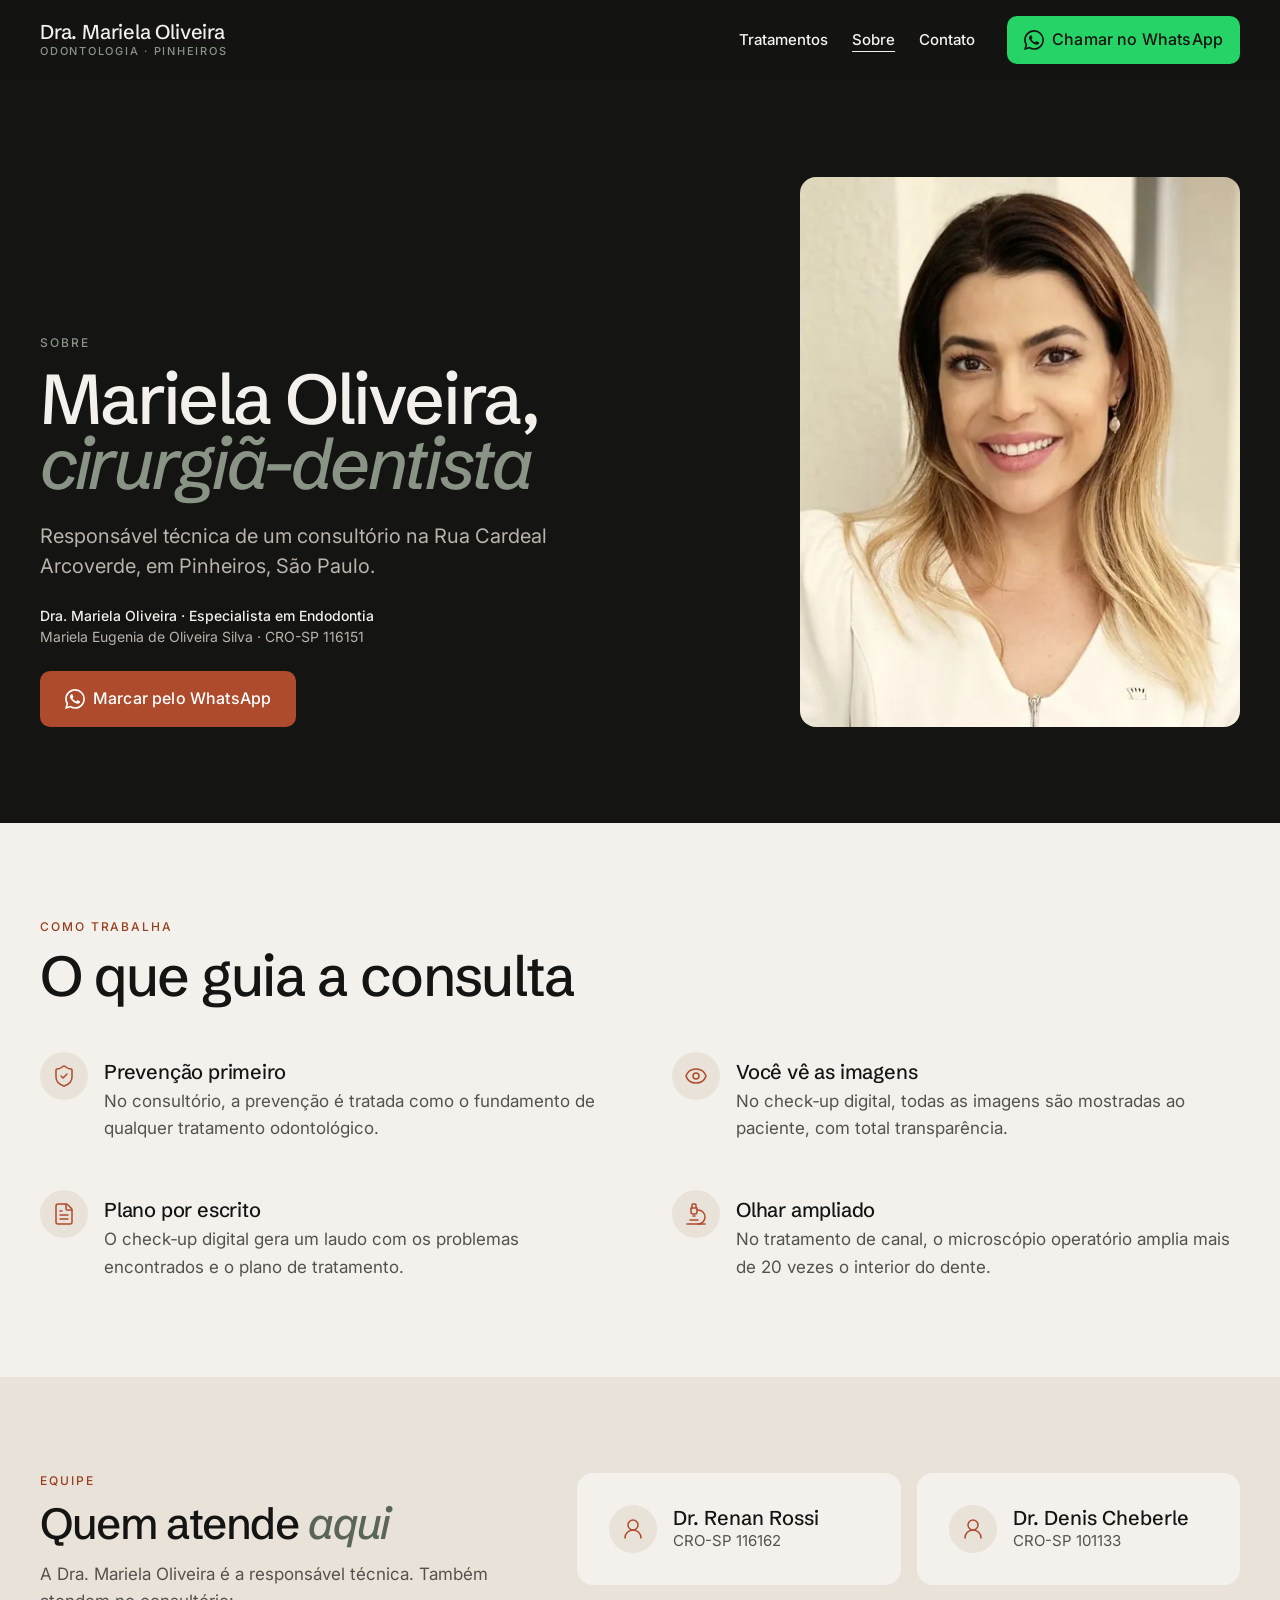
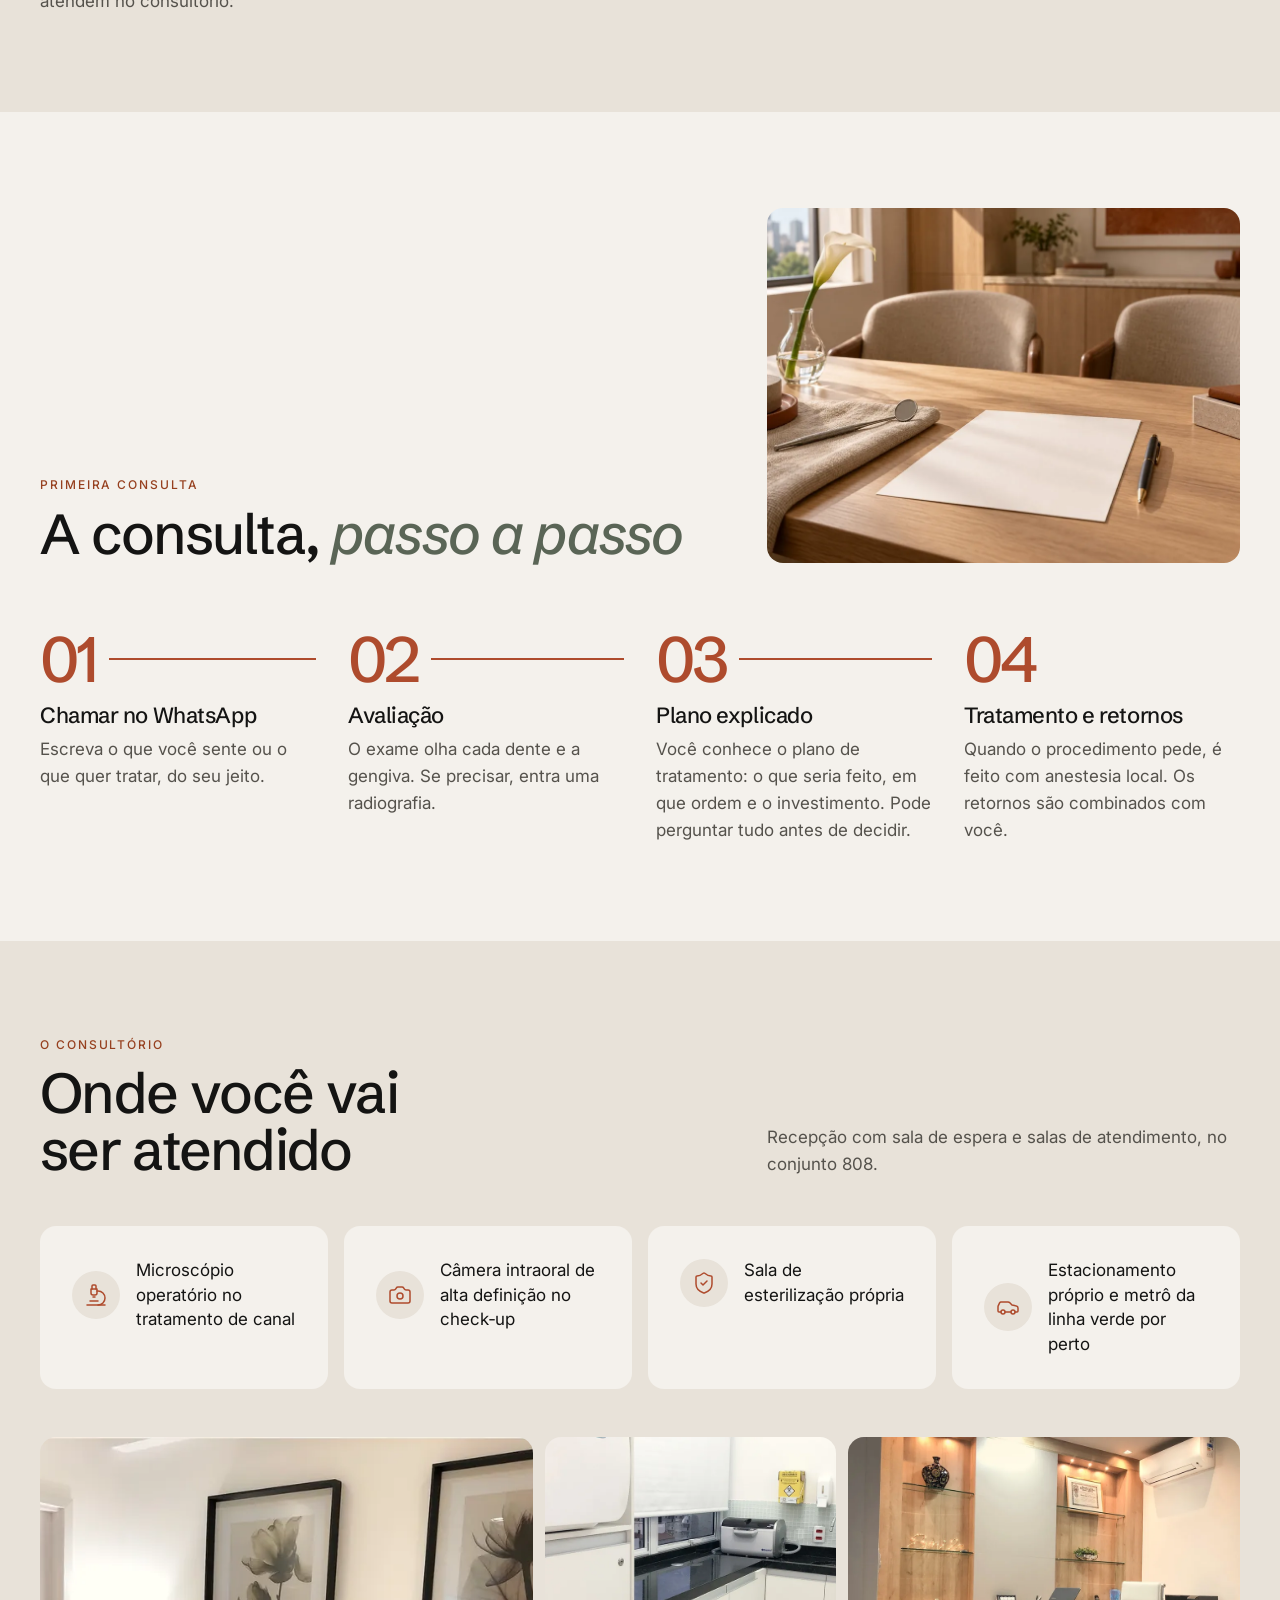
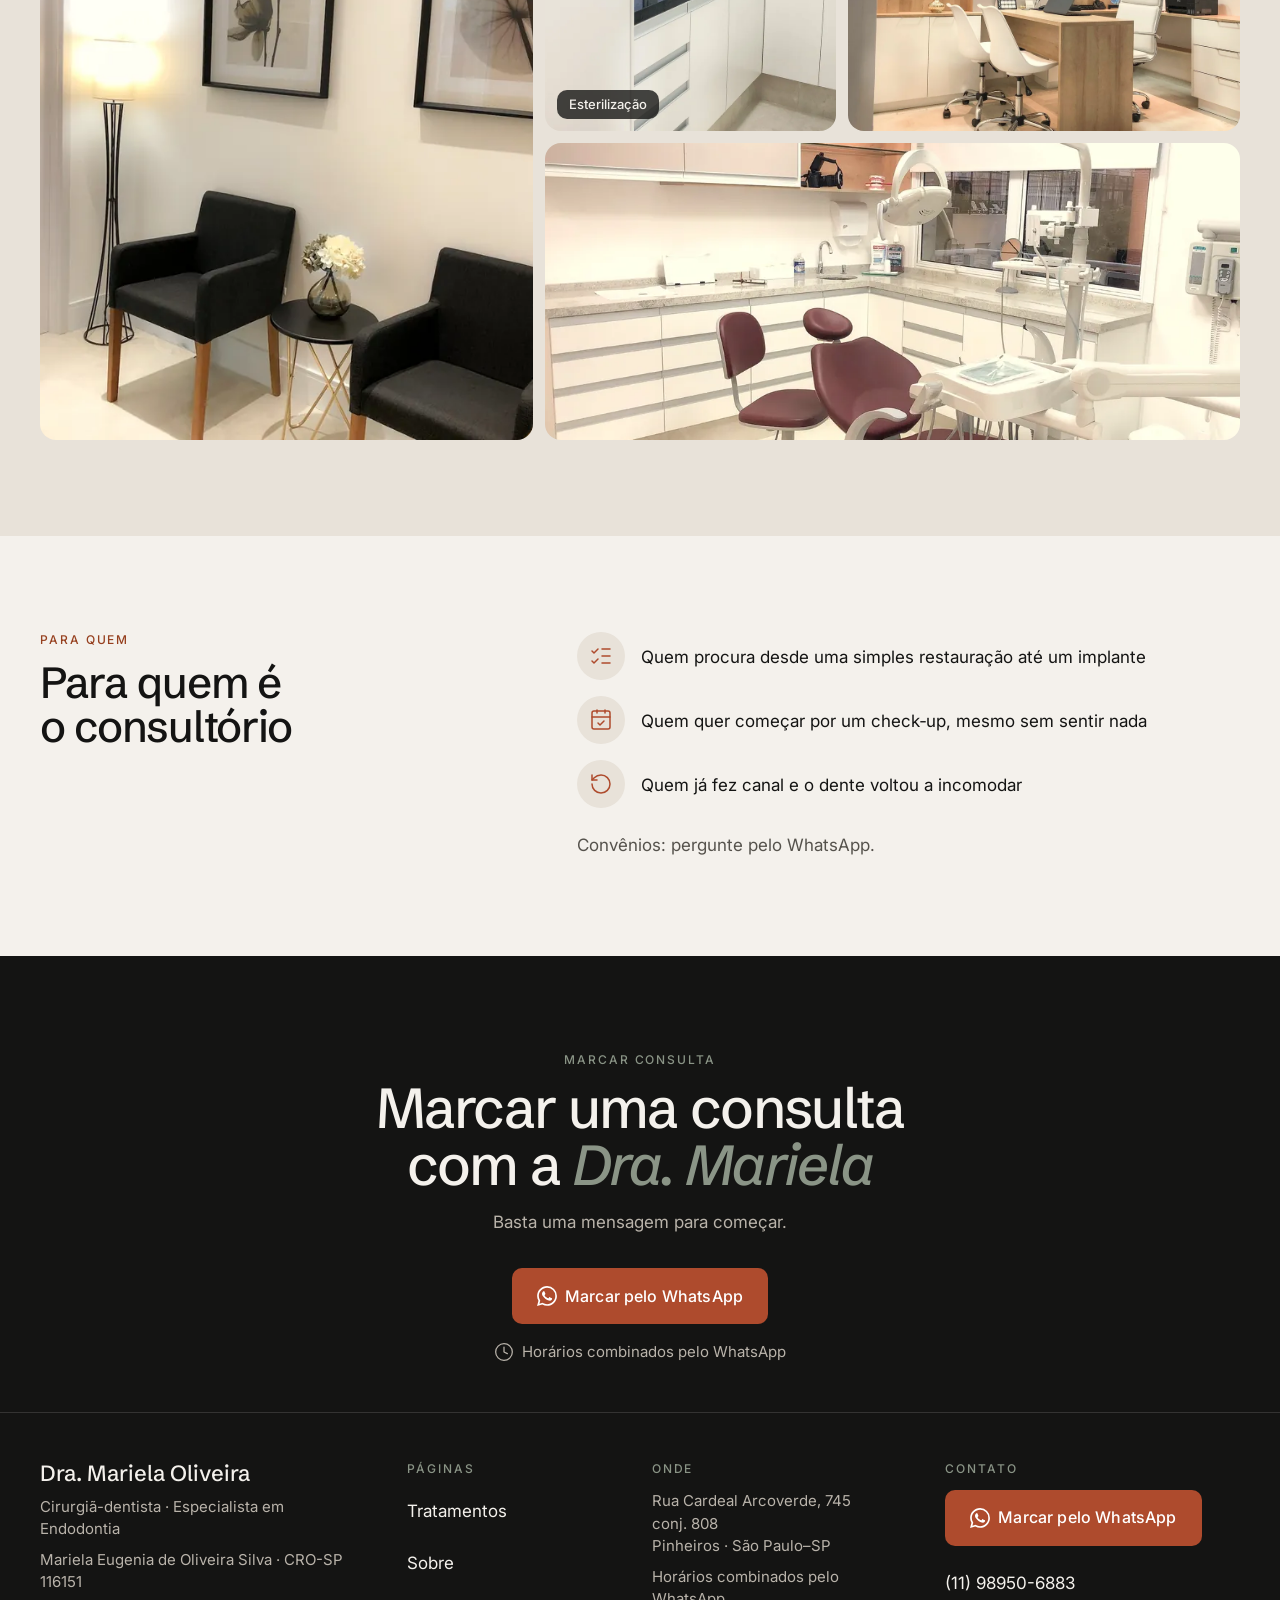
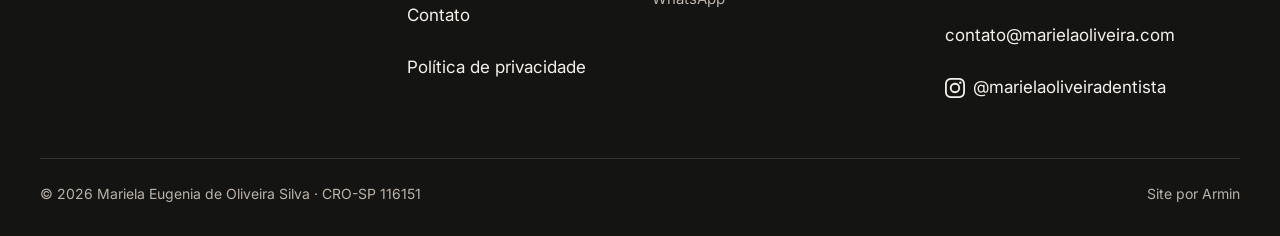
<file: sobre.html>
<!DOCTYPE html>
<!-- GERADO por _src/build.py a partir de _src/dados.py e _src/partes/. NÃO EDITE ESTE ARQUIVO: edite os dados e rode python3 _src/build.py -->
<html lang="pt-BR">
<head>
<meta charset="UTF-8">
<meta name="viewport" content="width=device-width, initial-scale=1">
<!-- PRÉ-VENDA: não remover até o Armin fechar a venda -->
<meta name="robots" content="noindex, nofollow">
<title>Dra. Mariela Oliveira, dentista em Pinheiros · CRO-SP 116151</title>
<meta name="description" content="Especialista em Endodontia e responsável técnica do consultório na Rua Cardeal Arcoverde. Como é a consulta, a equipe e o consultório.">
<meta property="og:title" content="Dra. Mariela Oliveira, dentista em Pinheiros · CRO-SP 116151">
<meta property="og:description" content="Especialista em Endodontia e responsável técnica do consultório na Rua Cardeal Arcoverde. Como é a consulta, a equipe e o consultório.">
<meta property="og:type" content="website">
<meta property="og:locale" content="pt_BR">
<meta name="twitter:card" content="summary_large_image">
<meta property="og:image" content="https://infomediamethods-sys.github.io/mariela-oliveira-dentista/assets/img/og-sobre.jpg">
<meta name="theme-color" content="#141413">
<link rel="icon" href="data:image/svg+xml,%3Csvg%20xmlns%3D%22http%3A//www.w3.org/2000/svg%22%20viewBox%3D%220%200%2064%2064%22%3E%3Crect%20width%3D%2264%22%20height%3D%2264%22%20rx%3D%2214%22%20fill%3D%22%23141413%22/%3E%3Ctext%20x%3D%2232%22%20y%3D%2242%22%20text-anchor%3D%22middle%22%20font-family%3D%22Schibsted%20Grotesk%2CArial%2Csans-serif%22%20font-size%3D%2227%22%20fill%3D%22%23F4F1EC%22%3EMO%3C/text%3E%3C/svg%3E">
<link rel="preconnect" href="https://fonts.googleapis.com">
<link rel="preconnect" href="https://fonts.gstatic.com" crossorigin>
<link href="https://fonts.googleapis.com/css2?family=Inter:wght@400;500&amp;family=Schibsted+Grotesk:ital,wght@0,500;1,500&amp;display=swap" rel="stylesheet">
<link rel="preload" as="image" type="image/webp" media="(max-width: 899px)" imagesrcset="assets/img/heroi-opcao-2-480.webp 480w, assets/img/heroi-opcao-2-960.webp 960w" imagesizes="(max-width: 599px) 72vw, 280px">
<link rel="preload" as="image" type="image/webp" media="(min-width: 900px)" imagesrcset="assets/img/heroi-opcao-2-960.webp 960w, assets/img/heroi-opcao-2-480.webp 480w" imagesizes="(min-width: 1200px) 470px, 40vw">
<link rel="stylesheet" href="assets/css/base.css">
<link rel="stylesheet" href="assets/css/style.css">
<script type="application/ld+json">{"@context": "https://schema.org", "@type": "Dentist", "@id": "https://infomediamethods-sys.github.io/mariela-oliveira-dentista/#consultorio", "name": "Dra. Mariela Oliveira - Odontologia Especializada", "url": "https://infomediamethods-sys.github.io/mariela-oliveira-dentista/", "telephone": "+5511989506883", "address": {"@type": "PostalAddress", "streetAddress": "Rua Cardeal Arcoverde, 745, conj. 808", "addressLocality": "São Paulo", "addressRegion": "SP", "addressCountry": "BR", "postalCode": "05407-001"}, "geo": {"@type": "GeoCoordinates", "latitude": -23.5566692, "longitude": -46.6797643}, "email": "contato@marielaoliveira.com", "sameAs": ["https://www.instagram.com/marielaoliveiradentista/", "https://www.google.com/maps/place/Dra.+Mariela+Oliveira+-+Odontologia+Especializada/data=!4m7!3m6!1s0x94ce57330abb421b:0x8c3d53da6326603e!8m2!3d-23.5566692!4d-46.6797643!16s%2Fg%2F11hz_531l5!19sChIJG0K7CjNXzpQRPmAmY9pTPYw"], "image": "https://infomediamethods-sys.github.io/mariela-oliveira-dentista/assets/img/og-inicio.jpg", "employee": {"@id": "https://infomediamethods-sys.github.io/mariela-oliveira-dentista/#dentista"}}</script>
<script type="application/ld+json">{"@context": "https://schema.org", "@type": "Person", "@id": "https://infomediamethods-sys.github.io/mariela-oliveira-dentista/#dentista", "name": "Mariela Eugenia de Oliveira Silva", "alternateName": "Dra. Mariela Oliveira", "jobTitle": "Cirurgiã-dentista · CRO-SP 116151", "url": "https://infomediamethods-sys.github.io/mariela-oliveira-dentista/", "identifier": {"@type": "PropertyValue", "propertyID": "CRO-SP", "value": "116151"}, "worksFor": {"@id": "https://infomediamethods-sys.github.io/mariela-oliveira-dentista/#consultorio"}, "hasCredential": {"@type": "EducationalOccupationalCredential", "credentialCategory": "Especialidade registrada no CFO", "name": "Especialista em Endodontia"}}</script>

</head>
<body class="pagina-interna">
<a class="pular-conteudo" href="#conteudo">Pular para o conteúdo</a>
<header data-header class="cabecalho">
  <div class="container cabecalho__linha">
    <a class="marca" href="index.html"><span class="marca__nome">Dra. Mariela Oliveira</span><span class="marca__sub">Odontologia · Pinheiros</span></a>
    <nav class="cabecalho__nav" aria-label="Páginas"><a href="tratamentos.html">Tratamentos</a><a href="sobre.html" aria-current="page">Sobre</a><a href="contato.html">Contato</a></nav>
    <a class="botao botao--whatsapp cabecalho__botao" href="https://wa.me/5511989506883?text=Ol%C3%A1%21%20Vim%20pelo%20site%20e%20quero%20marcar%20uma%20avalia%C3%A7%C3%A3o." target="_blank" rel="noopener" data-origem="cabecalho"><svg class="icone icone--linha icone--marca" width="20" height="20" fill="currentColor" aria-hidden="true" focusable="false" role="img" viewBox="0 0 24 24" xmlns="http://www.w3.org/2000/svg"><path d="M17.472 14.382c-.297-.149-1.758-.867-2.03-.967-.273-.099-.471-.148-.67.15-.197.297-.767.966-.94 1.164-.173.199-.347.223-.644.075-.297-.15-1.255-.463-2.39-1.475-.883-.788-1.48-1.761-1.653-2.059-.173-.297-.018-.458.13-.606.134-.133.298-.347.446-.52.149-.174.198-.298.298-.497.099-.198.05-.371-.025-.52-.075-.149-.669-1.612-.916-2.207-.242-.579-.487-.5-.669-.51-.173-.008-.371-.01-.57-.01-.198 0-.52.074-.792.372-.272.297-1.04 1.016-1.04 2.479 0 1.462 1.065 2.875 1.213 3.074.149.198 2.096 3.2 5.077 4.487.709.306 1.262.489 1.694.625.712.227 1.36.195 1.871.118.571-.085 1.758-.719 2.006-1.413.248-.694.248-1.289.173-1.413-.074-.124-.272-.198-.57-.347m-5.421 7.403h-.004a9.87 9.87 0 01-5.031-1.378l-.361-.214-3.741.982.998-3.648-.235-.374a9.86 9.86 0 01-1.51-5.26c.001-5.45 4.436-9.884 9.888-9.884 2.64 0 5.122 1.03 6.988 2.898a9.825 9.825 0 012.893 6.994c-.003 5.45-4.437 9.884-9.885 9.884m8.413-18.297A11.815 11.815 0 0012.05 0C5.495 0 .16 5.335.157 11.892c0 2.096.547 4.142 1.588 5.945L.057 24l6.305-1.654a11.882 11.882 0 005.683 1.448h.005c6.554 0 11.89-5.335 11.893-11.893a11.821 11.821 0 00-3.48-8.413Z"/></svg><span><span class="cabecalho__botao-extra">Chamar no </span>WhatsApp</span></a>
    
  </div>
  
</header>

<main id="conteudo">
<section class="heroi heroi--retrato heroi--curto" id="inicio" data-heroi><div class="container heroi__grade"><div class="heroi__texto"><p class="rotulo heroi__entra" style="--atraso:.15s">Sobre</p><h1 class="heroi__entra" style="--atraso:.22s">Mariela Oliveira, <em>cirurgiã-dentista</em></h1><p class="heroi__apoio heroi__entra" style="--atraso:.3s">Responsável técnica de um consultório na Rua Cardeal Arcoverde, em Pinheiros, São Paulo.</p><p class="registro heroi__registro heroi__entra" style="--atraso:.38s"><span class="registro__linha"><span class="registro__parte">Dra. Mariela Oliveira</span><span class="registro__parte">Especialista em Endodontia</span></span><span class="registro__linha"><span class="registro__parte">Mariela Eugenia de Oliveira Silva</span><span class="registro__parte">CRO-SP 116151</span></span></p><div class="heroi__acoes heroi__entra" style="--atraso:.45s"><a class="botao botao--primario" href="https://wa.me/5511989506883?text=Ol%C3%A1%21%20Vim%20pelo%20site%20e%20quero%20marcar%20uma%20consulta%20com%20a%20Dra.%20Mariela." target="_blank" rel="noopener" data-origem="sobre"><svg class="icone icone--linha icone--marca" width="20" height="20" fill="currentColor" aria-hidden="true" focusable="false" role="img" viewBox="0 0 24 24" xmlns="http://www.w3.org/2000/svg"><path d="M17.472 14.382c-.297-.149-1.758-.867-2.03-.967-.273-.099-.471-.148-.67.15-.197.297-.767.966-.94 1.164-.173.199-.347.223-.644.075-.297-.15-1.255-.463-2.39-1.475-.883-.788-1.48-1.761-1.653-2.059-.173-.297-.018-.458.13-.606.134-.133.298-.347.446-.52.149-.174.198-.298.298-.497.099-.198.05-.371-.025-.52-.075-.149-.669-1.612-.916-2.207-.242-.579-.487-.5-.669-.51-.173-.008-.371-.01-.57-.01-.198 0-.52.074-.792.372-.272.297-1.04 1.016-1.04 2.479 0 1.462 1.065 2.875 1.213 3.074.149.198 2.096 3.2 5.077 4.487.709.306 1.262.489 1.694.625.712.227 1.36.195 1.871.118.571-.085 1.758-.719 2.006-1.413.248-.694.248-1.289.173-1.413-.074-.124-.272-.198-.57-.347m-5.421 7.403h-.004a9.87 9.87 0 01-5.031-1.378l-.361-.214-3.741.982.998-3.648-.235-.374a9.86 9.86 0 01-1.51-5.26c.001-5.45 4.436-9.884 9.888-9.884 2.64 0 5.122 1.03 6.988 2.898a9.825 9.825 0 012.893 6.994c-.003 5.45-4.437 9.884-9.885 9.884m8.413-18.297A11.815 11.815 0 0012.05 0C5.495 0 .16 5.335.157 11.892c0 2.096.547 4.142 1.588 5.945L.057 24l6.305-1.654a11.882 11.882 0 005.683 1.448h.005c6.554 0 11.89-5.335 11.893-11.893a11.821 11.821 0 00-3.48-8.413Z"/></svg><span>Marcar pelo WhatsApp</span></a></div></div><div class="heroi__lado heroi__entra" style="--atraso:.3s"><div class="midia proporcao-retrato heroi__midia" data-luz data-parallax><picture><source type="image/webp" media="(max-width: 899px)" srcset="assets/img/heroi-opcao-2-480.webp 480w, assets/img/heroi-opcao-2-960.webp 960w" sizes="(max-width: 599px) 72vw, 280px"><source type="image/webp" srcset="assets/img/heroi-opcao-2-960.webp 960w, assets/img/heroi-opcao-2-480.webp 480w" sizes="(min-width: 1200px) 470px, 40vw"><img src="assets/img/heroi-opcao-2-960.jpg" width="880" height="1100" alt="Dra. Mariela Oliveira, cirurgiã-dentista, de jaleco" decoding="async" fetchpriority="high"></picture></div></div></div></section>
<section class="secao secao--claro pessoa pessoa--lista" id="como-trabalha"><div class="container pessoa__grade"><div class="pessoa__texto"><div class="cabeca revelar"><p class="rotulo">Como trabalha</p><h2>O que guia a consulta</h2></div><ul class="lista lista--circulo pessoa__itens revelar" role="list"><li><span class="icone-circulo"><svg aria-hidden="true" focusable="false" class="icone icone--shield-check" xmlns="http://www.w3.org/2000/svg" width="24" height="24" viewBox="0 0 24 24" fill="none" stroke="currentColor" stroke-width="1.5" stroke-linecap="round" stroke-linejoin="round" ><path d="M20 13c0 5-3.5 7.5-7.66 8.95a1 1 0 0 1-.67-.01C7.5 20.5 4 18 4 13V6a1 1 0 0 1 1-1c2 0 4.5-1.2 6.24-2.72a1.17 1.17 0 0 1 1.52 0C14.51 3.81 17 5 19 5a1 1 0 0 1 1 1z" /><path d="m9 12 2 2 4-4" /></svg></span><div class="lista__texto"><strong class="lista__titulo">Prevenção primeiro</strong><span>No consultório, a prevenção é tratada como o fundamento de qualquer tratamento odontológico.</span></div></li><li><span class="icone-circulo"><svg aria-hidden="true" focusable="false" class="icone icone--eye" xmlns="http://www.w3.org/2000/svg" width="24" height="24" viewBox="0 0 24 24" fill="none" stroke="currentColor" stroke-width="1.5" stroke-linecap="round" stroke-linejoin="round" ><path d="M2.062 12.348a1 1 0 0 1 0-.696 10.75 10.75 0 0 1 19.876 0 1 1 0 0 1 0 .696 10.75 10.75 0 0 1-19.876 0" /><circle cx="12" cy="12" r="3" /></svg></span><div class="lista__texto"><strong class="lista__titulo">Você vê as imagens</strong><span>No check‑up digital, todas as imagens são mostradas ao paciente, com total transparência.</span></div></li><li><span class="icone-circulo"><svg aria-hidden="true" focusable="false" class="icone icone--file-text" xmlns="http://www.w3.org/2000/svg" width="24" height="24" viewBox="0 0 24 24" fill="none" stroke="currentColor" stroke-width="1.5" stroke-linecap="round" stroke-linejoin="round" ><path d="M6 22a2 2 0 0 1-2-2V4a2 2 0 0 1 2-2h8a2.4 2.4 0 0 1 1.704.706l3.588 3.588A2.4 2.4 0 0 1 20 8v12a2 2 0 0 1-2 2z" /><path d="M14 2v5a1 1 0 0 0 1 1h5" /><path d="M10 9H8" /><path d="M16 13H8" /><path d="M16 17H8" /></svg></span><div class="lista__texto"><strong class="lista__titulo">Plano por escrito</strong><span>O check‑up digital gera um laudo com os problemas encontrados e o plano de tratamento.</span></div></li><li><span class="icone-circulo"><svg aria-hidden="true" focusable="false" class="icone icone--microscope" xmlns="http://www.w3.org/2000/svg" width="24" height="24" viewBox="0 0 24 24" fill="none" stroke="currentColor" stroke-width="1.5" stroke-linecap="round" stroke-linejoin="round" ><path d="M6 18h8" /><path d="M3 22h18" /><path d="M14 22a7 7 0 1 0 0-14h-1" /><path d="M9 14h2" /><path d="M9 12a2 2 0 0 1-2-2V6h6v4a2 2 0 0 1-2 2Z" /><path d="M12 6V3a1 1 0 0 0-1-1H9a1 1 0 0 0-1 1v3" /></svg></span><div class="lista__texto"><strong class="lista__titulo">Olhar ampliado</strong><span>No tratamento de canal, o microscópio operatório amplia mais de 20 vezes o interior do dente.</span></div></li></ul></div></div></section>
<section class="secao secao--claro-2 equipe" id="equipe"><div class="container equipe__grade"><div class="cabeca revelar"><p class="rotulo">Equipe</p><h2>Quem atende <em>aqui</em></h2><p class="apoio">A Dra. Mariela Oliveira é a responsável técnica. Também atendem no consultório:</p></div><ul class="fatos-cards fatos-cards--2 revelar" role="list"><li class="card-fato card-fato--pessoa"><span class="icone-circulo"><svg aria-hidden="true" focusable="false" class="icone icone--user-round" xmlns="http://www.w3.org/2000/svg" width="24" height="24" viewBox="0 0 24 24" fill="none" stroke="currentColor" stroke-width="1.5" stroke-linecap="round" stroke-linejoin="round" ><circle cx="12" cy="8" r="5" /><path d="M20 21a8 8 0 0 0-16 0" /></svg></span><div><p class="card-fato__nome">Dr. Renan Rossi</p><p class="card-fato__meta">CRO-SP 116162</p></div></li><li class="card-fato card-fato--pessoa"><span class="icone-circulo"><svg aria-hidden="true" focusable="false" class="icone icone--user-round" xmlns="http://www.w3.org/2000/svg" width="24" height="24" viewBox="0 0 24 24" fill="none" stroke="currentColor" stroke-width="1.5" stroke-linecap="round" stroke-linejoin="round" ><circle cx="12" cy="8" r="5" /><path d="M20 21a8 8 0 0 0-16 0" /></svg></span><div><p class="card-fato__nome">Dr. Denis Cheberle</p><p class="card-fato__meta">CRO-SP 101133</p></div></li></ul></div></section>
<section class="secao secao--claro passos-secao passos-secao--imagem" id="consulta"><div class="container"><div class="passos__topo"><div class="cabeca revelar"><p class="rotulo">Primeira consulta</p><h2>A consulta, <em>passo a passo</em></h2></div><div class="passos__imagem revelar"><div class="midia proporcao-card passos__midia"><picture><source type="image/webp" media="(max-width: 899px)" srcset="assets/img/consulta-480.webp 480w, assets/img/consulta-960.webp 960w" sizes="100vw"><source type="image/webp" srcset="assets/img/consulta-960.webp 960w, assets/img/consulta-1600.webp 1600w" sizes="(min-width: 1200px) 480px, 40vw"><img src="assets/img/consulta-960.jpg" width="960" height="720" alt="Folha de plano de tratamento em branco, caneta e espelho bucal sobre mesa de carvalho" decoding="async" ></picture></div></div></div><ol class="passos passos--fio revelar" data-fio role="list"><li class="passo"><span class="passo__numero">01</span><svg class="passo__fio passo__fio--h" aria-hidden="true" focusable="false" viewBox="0 0 100 2" preserveAspectRatio="none"><path d="M0 1 H100" pathLength="1"/></svg><svg class="passo__fio passo__fio--v" aria-hidden="true" focusable="false" viewBox="0 0 2 100" preserveAspectRatio="none"><path d="M1 0 V100" pathLength="1"/></svg><div class="passo__corpo"><h3 class="passo__titulo">Chamar no WhatsApp</h3><p>Escreva o que você sente ou o que quer tratar, do seu jeito.</p></div></li><li class="passo"><span class="passo__numero">02</span><svg class="passo__fio passo__fio--h" aria-hidden="true" focusable="false" viewBox="0 0 100 2" preserveAspectRatio="none"><path d="M0 1 H100" pathLength="1"/></svg><svg class="passo__fio passo__fio--v" aria-hidden="true" focusable="false" viewBox="0 0 2 100" preserveAspectRatio="none"><path d="M1 0 V100" pathLength="1"/></svg><div class="passo__corpo"><h3 class="passo__titulo">Avaliação</h3><p>O exame olha cada dente e a gengiva. Se precisar, entra uma radiografia.</p></div></li><li class="passo"><span class="passo__numero">03</span><svg class="passo__fio passo__fio--h" aria-hidden="true" focusable="false" viewBox="0 0 100 2" preserveAspectRatio="none"><path d="M0 1 H100" pathLength="1"/></svg><svg class="passo__fio passo__fio--v" aria-hidden="true" focusable="false" viewBox="0 0 2 100" preserveAspectRatio="none"><path d="M1 0 V100" pathLength="1"/></svg><div class="passo__corpo"><h3 class="passo__titulo">Plano explicado</h3><p>Você conhece o plano de tratamento: o que seria feito, em que ordem e o investimento. Pode perguntar tudo antes de decidir.</p></div></li><li class="passo"><span class="passo__numero">04</span><div class="passo__corpo"><h3 class="passo__titulo">Tratamento e retornos</h3><p>Quando o procedimento pede, é feito com anestesia local. Os retornos são combinados com você.</p></div></li></ol></div></section>
<section class="secao secao--claro-2 galeria" id="consultorio"><div class="container"><div class="galeria__topo"><div class="cabeca revelar"><p class="rotulo">O consultório</p><h2>Onde você vai ser atendido</h2></div><p class="galeria__texto revelar">Recepção com sala de espera e salas de atendimento, no conjunto 808.</p></div><ul class="fatos-cards revelar-grupo" role="list"><li class="card-fato"><span class="icone-circulo"><svg aria-hidden="true" focusable="false" class="icone icone--microscope" xmlns="http://www.w3.org/2000/svg" width="24" height="24" viewBox="0 0 24 24" fill="none" stroke="currentColor" stroke-width="1.5" stroke-linecap="round" stroke-linejoin="round" ><path d="M6 18h8" /><path d="M3 22h18" /><path d="M14 22a7 7 0 1 0 0-14h-1" /><path d="M9 14h2" /><path d="M9 12a2 2 0 0 1-2-2V6h6v4a2 2 0 0 1-2 2Z" /><path d="M12 6V3a1 1 0 0 0-1-1H9a1 1 0 0 0-1 1v3" /></svg></span><span>Microscópio operatório no tratamento de canal</span></li><li class="card-fato"><span class="icone-circulo"><svg aria-hidden="true" focusable="false" class="icone icone--camera" xmlns="http://www.w3.org/2000/svg" width="24" height="24" viewBox="0 0 24 24" fill="none" stroke="currentColor" stroke-width="1.5" stroke-linecap="round" stroke-linejoin="round" ><path d="M13.997 4a2 2 0 0 1 1.76 1.05l.486.9A2 2 0 0 0 18.003 7H20a2 2 0 0 1 2 2v9a2 2 0 0 1-2 2H4a2 2 0 0 1-2-2V9a2 2 0 0 1 2-2h1.997a2 2 0 0 0 1.759-1.048l.489-.904A2 2 0 0 1 10.004 4z" /><circle cx="12" cy="13" r="3" /></svg></span><span>Câmera intraoral de alta definição no check‑up</span></li><li class="card-fato"><span class="icone-circulo"><svg aria-hidden="true" focusable="false" class="icone icone--shield-check" xmlns="http://www.w3.org/2000/svg" width="24" height="24" viewBox="0 0 24 24" fill="none" stroke="currentColor" stroke-width="1.5" stroke-linecap="round" stroke-linejoin="round" ><path d="M20 13c0 5-3.5 7.5-7.66 8.95a1 1 0 0 1-.67-.01C7.5 20.5 4 18 4 13V6a1 1 0 0 1 1-1c2 0 4.5-1.2 6.24-2.72a1.17 1.17 0 0 1 1.52 0C14.51 3.81 17 5 19 5a1 1 0 0 1 1 1z" /><path d="m9 12 2 2 4-4" /></svg></span><span>Sala de esterilização própria</span></li><li class="card-fato"><span class="icone-circulo"><svg aria-hidden="true" focusable="false" class="icone icone--car" xmlns="http://www.w3.org/2000/svg" width="24" height="24" viewBox="0 0 24 24" fill="none" stroke="currentColor" stroke-width="1.5" stroke-linecap="round" stroke-linejoin="round" ><path d="M19 17h2c.6 0 1-.4 1-1v-3c0-.9-.7-1.7-1.5-1.9C18.7 10.6 16 10 16 10s-1.3-1.4-2.2-2.3c-.5-.4-1.1-.7-1.8-.7H5c-.6 0-1.1.4-1.4.9l-1.4 2.9A3.7 3.7 0 0 0 2 12v4c0 .6.4 1 1 1h2" /><circle cx="7" cy="17" r="2" /><path d="M9 17h6" /><circle cx="17" cy="17" r="2" /></svg></span><span>Estacionamento próprio e metrô da linha verde por perto</span></li></ul><div class="mosaico"><figure class="mosaico__item mosaico__item--1 revelar-opacidade"><div class="midia proporcao-card mosaico__midia"><picture><source type="image/webp" media="(max-width: 899px)" srcset="assets/img/sobre-espera-480.webp 480w, assets/img/sobre-espera-960.webp 960w" sizes="100vw"><source type="image/webp" srcset="assets/img/sobre-espera-960.webp 960w, assets/img/sobre-espera-1600.webp 1600w" sizes="(min-width: 900px) 40vw, 100vw"><img src="assets/img/sobre-espera-960.jpg" width="960" height="720" alt="Sala de espera com poltronas pretas e quadros" decoding="async" ></picture></div></figure><figure class="mosaico__item mosaico__item--2 revelar-opacidade"><div class="midia proporcao-card mosaico__midia"><picture><source type="image/webp" media="(max-width: 899px)" srcset="assets/img/sobre-esterilizacao-480.webp 480w, assets/img/sobre-esterilizacao-960.webp 960w" sizes="100vw"><source type="image/webp" srcset="assets/img/sobre-esterilizacao-960.webp 960w, assets/img/sobre-esterilizacao-1600.webp 1600w" sizes="(min-width: 900px) 30vw, 50vw"><img src="assets/img/sobre-esterilizacao-960.jpg" width="960" height="720" alt="Sala de esterilização do consultório, com autoclave" decoding="async" loading="lazy"></picture></div><figcaption class="mosaico__legenda">Esterilização</figcaption></figure><figure class="mosaico__item mosaico__item--3 revelar-opacidade"><div class="midia proporcao-card mosaico__midia"><picture><source type="image/webp" media="(max-width: 899px)" srcset="assets/img/consultorio-conversa-480.webp 480w, assets/img/consultorio-conversa-960.webp 960w" sizes="100vw"><source type="image/webp" srcset="assets/img/consultorio-conversa-960.webp 960w, assets/img/consultorio-conversa-1600.webp 1600w" sizes="(min-width: 900px) 30vw, 50vw"><img src="assets/img/consultorio-conversa-960.jpg" width="960" height="720" alt="Escritório do consultório, com mesa e cadeiras" decoding="async" loading="lazy"></picture></div></figure><figure class="mosaico__item mosaico__item--4 revelar-opacidade"><div class="midia proporcao-card mosaico__midia"><picture><source type="image/webp" media="(max-width: 899px)" srcset="assets/img/consultorio-sala-480.webp 480w, assets/img/consultorio-sala-960.webp 960w" sizes="100vw"><source type="image/webp" srcset="assets/img/consultorio-sala-960.webp 960w, assets/img/consultorio-sala-1600.webp 1600w" sizes="(min-width: 900px) 30vw, 50vw"><img src="assets/img/consultorio-sala-960.jpg" width="960" height="720" alt="Sala de atendimento com cadeira odontológica vinho" decoding="async" loading="lazy"></picture></div></figure></div></div></section>
<section class="secao secao--claro lista-secao" id="para-quem"><div class="container lista-secao__grade"><div class="cabeca revelar"><p class="rotulo">Para quem</p><h2>Para quem é o consultório</h2></div><div><ul class="lista lista--circulo  revelar" role="list"><li><span class="icone-circulo"><svg aria-hidden="true" focusable="false" class="icone icone--list-checks" xmlns="http://www.w3.org/2000/svg" width="24" height="24" viewBox="0 0 24 24" fill="none" stroke="currentColor" stroke-width="1.5" stroke-linecap="round" stroke-linejoin="round" ><path d="M13 5h8" /><path d="M13 12h8" /><path d="M13 19h8" /><path d="m3 17 2 2 4-4" /><path d="m3 7 2 2 4-4" /></svg></span><div class="lista__texto"><span>Quem procura desde uma simples restauração até um implante</span></div></li><li><span class="icone-circulo"><svg aria-hidden="true" focusable="false" class="icone icone--calendar-check" xmlns="http://www.w3.org/2000/svg" width="24" height="24" viewBox="0 0 24 24" fill="none" stroke="currentColor" stroke-width="1.5" stroke-linecap="round" stroke-linejoin="round" ><path d="M8 2v3" /><path d="M16 2v3" /><rect x="3" y="3" width="18" height="18" rx="2" /><path d="M3 9h18" /><path d="m9 15 2 2 4-4" /></svg></span><div class="lista__texto"><span>Quem quer começar por um check‑up, mesmo sem sentir nada</span></div></li><li><span class="icone-circulo"><svg aria-hidden="true" focusable="false" class="icone icone--rotate-ccw" xmlns="http://www.w3.org/2000/svg" width="24" height="24" viewBox="0 0 24 24" fill="none" stroke="currentColor" stroke-width="1.5" stroke-linecap="round" stroke-linejoin="round" ><path d="M3 12a9 9 0 1 0 9-9 9.75 9.75 0 0 0-6.74 2.74L3 8" /><path d="M3 3v5h5" /></svg></span><div class="lista__texto"><span>Quem já fez canal e o dente voltou a incomodar</span></div></li></ul><p class="lista-secao__nota revelar">Convênios: pergunte pelo WhatsApp.</p></div></div></section>
<section class="secao secao--escuro cta" id="contato"><div class="container--estreito cta__caixa revelar"><p class="rotulo">Marcar consulta</p><h2>Marcar uma consulta com a <em>Dra. Mariela</em></h2><p class="cta__texto">Basta uma mensagem para começar.</p><div class="cta__acoes"><a class="botao botao--primario" href="https://wa.me/5511989506883?text=Ol%C3%A1%21%20Vim%20pelo%20site%20e%20quero%20marcar%20uma%20consulta%20com%20a%20Dra.%20Mariela." target="_blank" rel="noopener" data-origem="sobre"><svg class="icone icone--linha icone--marca" width="20" height="20" fill="currentColor" aria-hidden="true" focusable="false" role="img" viewBox="0 0 24 24" xmlns="http://www.w3.org/2000/svg"><path d="M17.472 14.382c-.297-.149-1.758-.867-2.03-.967-.273-.099-.471-.148-.67.15-.197.297-.767.966-.94 1.164-.173.199-.347.223-.644.075-.297-.15-1.255-.463-2.39-1.475-.883-.788-1.48-1.761-1.653-2.059-.173-.297-.018-.458.13-.606.134-.133.298-.347.446-.52.149-.174.198-.298.298-.497.099-.198.05-.371-.025-.52-.075-.149-.669-1.612-.916-2.207-.242-.579-.487-.5-.669-.51-.173-.008-.371-.01-.57-.01-.198 0-.52.074-.792.372-.272.297-1.04 1.016-1.04 2.479 0 1.462 1.065 2.875 1.213 3.074.149.198 2.096 3.2 5.077 4.487.709.306 1.262.489 1.694.625.712.227 1.36.195 1.871.118.571-.085 1.758-.719 2.006-1.413.248-.694.248-1.289.173-1.413-.074-.124-.272-.198-.57-.347m-5.421 7.403h-.004a9.87 9.87 0 01-5.031-1.378l-.361-.214-3.741.982.998-3.648-.235-.374a9.86 9.86 0 01-1.51-5.26c.001-5.45 4.436-9.884 9.888-9.884 2.64 0 5.122 1.03 6.988 2.898a9.825 9.825 0 012.893 6.994c-.003 5.45-4.437 9.884-9.885 9.884m8.413-18.297A11.815 11.815 0 0012.05 0C5.495 0 .16 5.335.157 11.892c0 2.096.547 4.142 1.588 5.945L.057 24l6.305-1.654a11.882 11.882 0 005.683 1.448h.005c6.554 0 11.89-5.335 11.893-11.893a11.821 11.821 0 00-3.48-8.413Z"/></svg><span>Marcar pelo WhatsApp</span></a></div><div class="cta__info"><p class="cta__horario"><svg aria-hidden="true" focusable="false" class="icone icone--linha icone--clock" xmlns="http://www.w3.org/2000/svg" width="20" height="20" viewBox="0 0 24 24" fill="none" stroke="currentColor" stroke-width="1.5" stroke-linecap="round" stroke-linejoin="round" ><circle cx="12" cy="12" r="10" /><path d="M12 6v6l4 2" /></svg><span>Horários combinados pelo WhatsApp</span></p></div></div></section>
</main>
<footer class="rodape">
  <div class="container">
    <div class="rodape__grade">
      <div class="rodape__col">
        <p class="rodape__nome">Dra. Mariela Oliveira</p>
        <p class="rodape__registro">Cirurgiã-dentista · Especialista em Endodontia</p>
        <p class="rodape__texto registro rodape__reg"><span class="registro__linha"><span class="registro__parte">Mariela Eugenia de Oliveira Silva</span><span class="registro__parte">CRO-SP 116151</span></span></p>
      </div>
      <div class="rodape__col"><p class="rotulo">Páginas</p><ul class="rodape__lista" role="list"><li><a href="tratamentos.html">Tratamentos</a></li><li><a href="sobre.html">Sobre</a></li><li><a href="contato.html">Contato</a></li><li><a href="politica-de-privacidade.html">Política de privacidade</a></li></ul></div>
      <div class="rodape__col"><p class="rotulo">Onde</p><address class="rodape__texto">Rua Cardeal Arcoverde, 745<br>conj. 808<br>Pinheiros · São Paulo–SP</address><p class="rodape__texto">Horários combinados pelo WhatsApp</p></div>
      <div class="rodape__col"><p class="rotulo">Contato</p><div class="rodape__botao"><a class="botao botao--primario" href="https://wa.me/5511989506883?text=Ol%C3%A1%21%20Vim%20pelo%20site%20e%20quero%20marcar%20uma%20avalia%C3%A7%C3%A3o." target="_blank" rel="noopener" data-origem="rodape"><svg class="icone icone--linha icone--marca" width="20" height="20" fill="currentColor" aria-hidden="true" focusable="false" role="img" viewBox="0 0 24 24" xmlns="http://www.w3.org/2000/svg"><path d="M17.472 14.382c-.297-.149-1.758-.867-2.03-.967-.273-.099-.471-.148-.67.15-.197.297-.767.966-.94 1.164-.173.199-.347.223-.644.075-.297-.15-1.255-.463-2.39-1.475-.883-.788-1.48-1.761-1.653-2.059-.173-.297-.018-.458.13-.606.134-.133.298-.347.446-.52.149-.174.198-.298.298-.497.099-.198.05-.371-.025-.52-.075-.149-.669-1.612-.916-2.207-.242-.579-.487-.5-.669-.51-.173-.008-.371-.01-.57-.01-.198 0-.52.074-.792.372-.272.297-1.04 1.016-1.04 2.479 0 1.462 1.065 2.875 1.213 3.074.149.198 2.096 3.2 5.077 4.487.709.306 1.262.489 1.694.625.712.227 1.36.195 1.871.118.571-.085 1.758-.719 2.006-1.413.248-.694.248-1.289.173-1.413-.074-.124-.272-.198-.57-.347m-5.421 7.403h-.004a9.87 9.87 0 01-5.031-1.378l-.361-.214-3.741.982.998-3.648-.235-.374a9.86 9.86 0 01-1.51-5.26c.001-5.45 4.436-9.884 9.888-9.884 2.64 0 5.122 1.03 6.988 2.898a9.825 9.825 0 012.893 6.994c-.003 5.45-4.437 9.884-9.885 9.884m8.413-18.297A11.815 11.815 0 0012.05 0C5.495 0 .16 5.335.157 11.892c0 2.096.547 4.142 1.588 5.945L.057 24l6.305-1.654a11.882 11.882 0 005.683 1.448h.005c6.554 0 11.89-5.335 11.893-11.893a11.821 11.821 0 00-3.48-8.413Z"/></svg><span>Marcar pelo WhatsApp</span></a></div><ul class="rodape__lista" role="list"><li><a href="tel:+5511989506883">(11) 98950-6883</a></li><li><a href="mailto:contato@marielaoliveira.com">contato@marielaoliveira.com</a></li><li><a class="rodape__link-icone" href="https://www.instagram.com/marielaoliveiradentista/" target="_blank" rel="noopener"><svg class="icone icone--linha icone--marca" width="20" height="20" fill="currentColor" aria-hidden="true" focusable="false" role="img" viewBox="0 0 24 24" xmlns="http://www.w3.org/2000/svg"><path d="M7.0301.084c-1.2768.0602-2.1487.264-2.911.5634-.7888.3075-1.4575.72-2.1228 1.3877-.6652.6677-1.075 1.3368-1.3802 2.127-.2954.7638-.4956 1.6365-.552 2.914-.0564 1.2775-.0689 1.6882-.0626 4.947.0062 3.2586.0206 3.6671.0825 4.9473.061 1.2765.264 2.1482.5635 2.9107.308.7889.72 1.4573 1.388 2.1228.6679.6655 1.3365 1.0743 2.1285 1.38.7632.295 1.6361.4961 2.9134.552 1.2773.056 1.6884.069 4.9462.0627 3.2578-.0062 3.668-.0207 4.9478-.0814 1.28-.0607 2.147-.2652 2.9098-.5633.7889-.3086 1.4578-.72 2.1228-1.3881.665-.6682 1.0745-1.3378 1.3795-2.1284.2957-.7632.4966-1.636.552-2.9124.056-1.2809.0692-1.6898.063-4.948-.0063-3.2583-.021-3.6668-.0817-4.9465-.0607-1.2797-.264-2.1487-.5633-2.9117-.3084-.7889-.72-1.4568-1.3876-2.1228C21.2982 1.33 20.628.9208 19.8378.6165 19.074.321 18.2017.1197 16.9244.0645 15.6471.0093 15.236-.005 11.977.0014 8.718.0076 8.31.0215 7.0301.0839m.1402 21.6932c-1.17-.0509-1.8053-.2453-2.2287-.408-.5606-.216-.96-.4771-1.3819-.895-.422-.4178-.6811-.8186-.9-1.378-.1644-.4234-.3624-1.058-.4171-2.228-.0595-1.2645-.072-1.6442-.079-4.848-.007-3.2037.0053-3.583.0607-4.848.05-1.169.2456-1.805.408-2.2282.216-.5613.4762-.96.895-1.3816.4188-.4217.8184-.6814 1.3783-.9003.423-.1651 1.0575-.3614 2.227-.4171 1.2655-.06 1.6447-.072 4.848-.079 3.2033-.007 3.5835.005 4.8495.0608 1.169.0508 1.8053.2445 2.228.408.5608.216.96.4754 1.3816.895.4217.4194.6816.8176.9005 1.3787.1653.4217.3617 1.056.4169 2.2263.0602 1.2655.0739 1.645.0796 4.848.0058 3.203-.0055 3.5834-.061 4.848-.051 1.17-.245 1.8055-.408 2.2294-.216.5604-.4763.96-.8954 1.3814-.419.4215-.8181.6811-1.3783.9-.4224.1649-1.0577.3617-2.2262.4174-1.2656.0595-1.6448.072-4.8493.079-3.2045.007-3.5825-.006-4.848-.0608M16.953 5.5864A1.44 1.44 0 1 0 18.39 4.144a1.44 1.44 0 0 0-1.437 1.4424M5.8385 12.012c.0067 3.4032 2.7706 6.1557 6.173 6.1493 3.4026-.0065 6.157-2.7701 6.1506-6.1733-.0065-3.4032-2.771-6.1565-6.174-6.1498-3.403.0067-6.156 2.771-6.1496 6.1738M8 12.0077a4 4 0 1 1 4.008 3.9921A3.9996 3.9996 0 0 1 8 12.0077"/></svg><span>@marielaoliveiradentista</span></a></li></ul></div>
    </div>
    <div class="rodape__base">
      <p class="registro rodape__reg"><span class="registro__linha"><span class="registro__parte">© 2026 Mariela Eugenia de Oliveira Silva</span><span class="registro__parte">CRO-SP 116151</span></span></p>
      <p>Site por Armin</p>
    </div>
  </div>
</footer>

<script src="assets/js/lenis.min.js" defer></script>
<script src="assets/js/main.js" defer></script>
<script src="assets/js/movimento.js" defer></script>
</body>
</html>
</file>
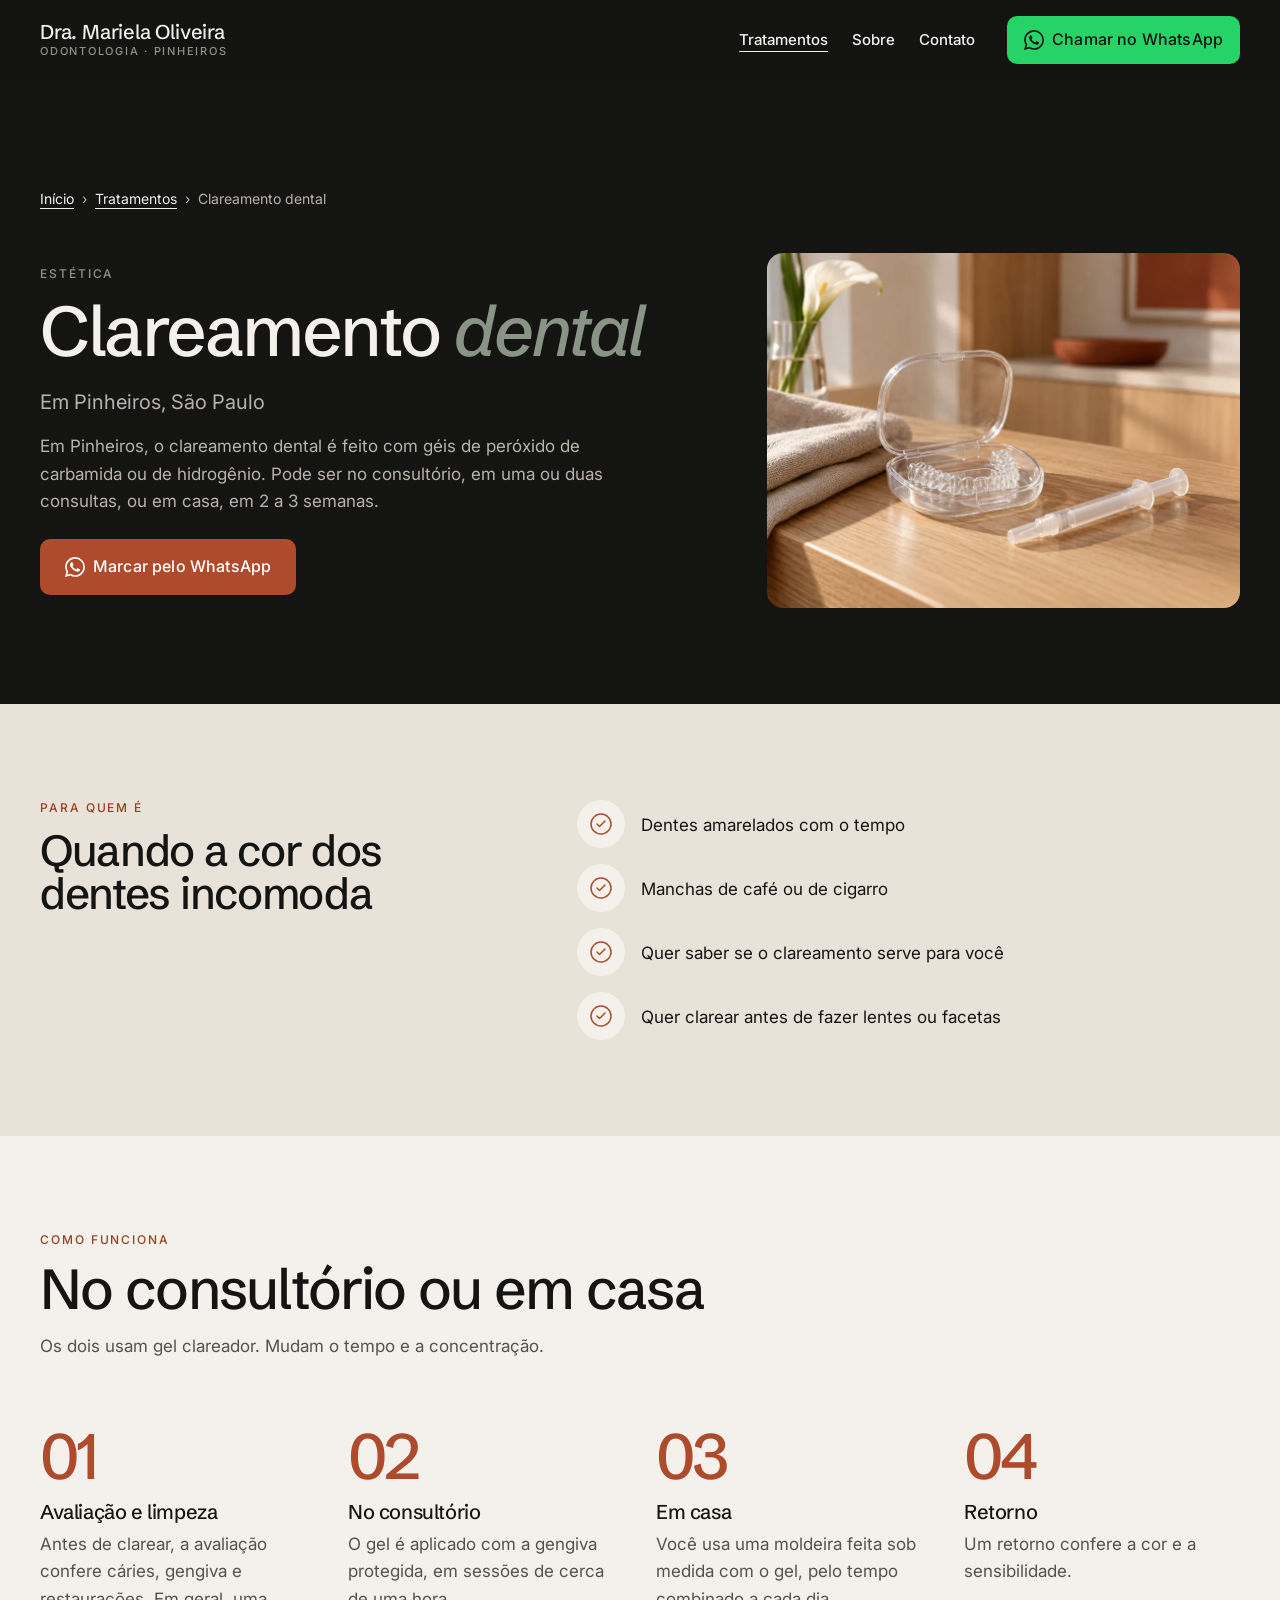
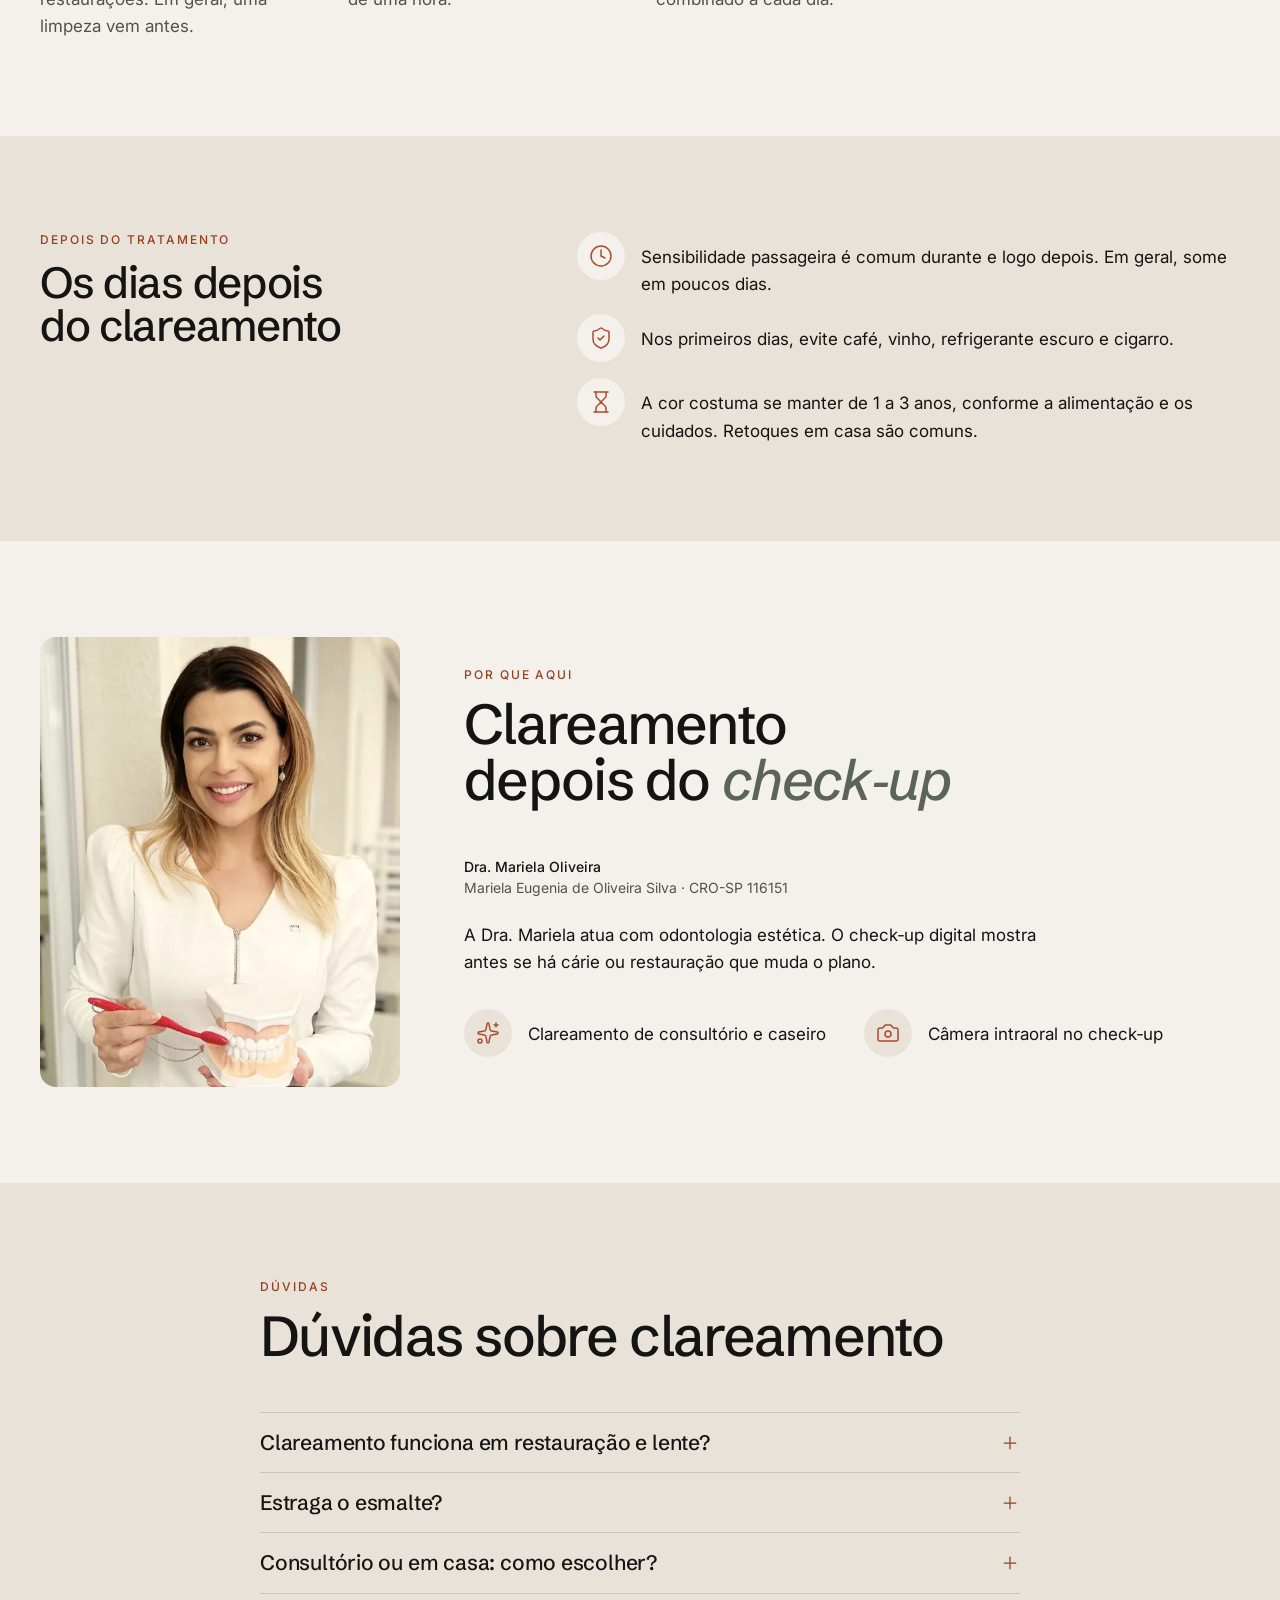
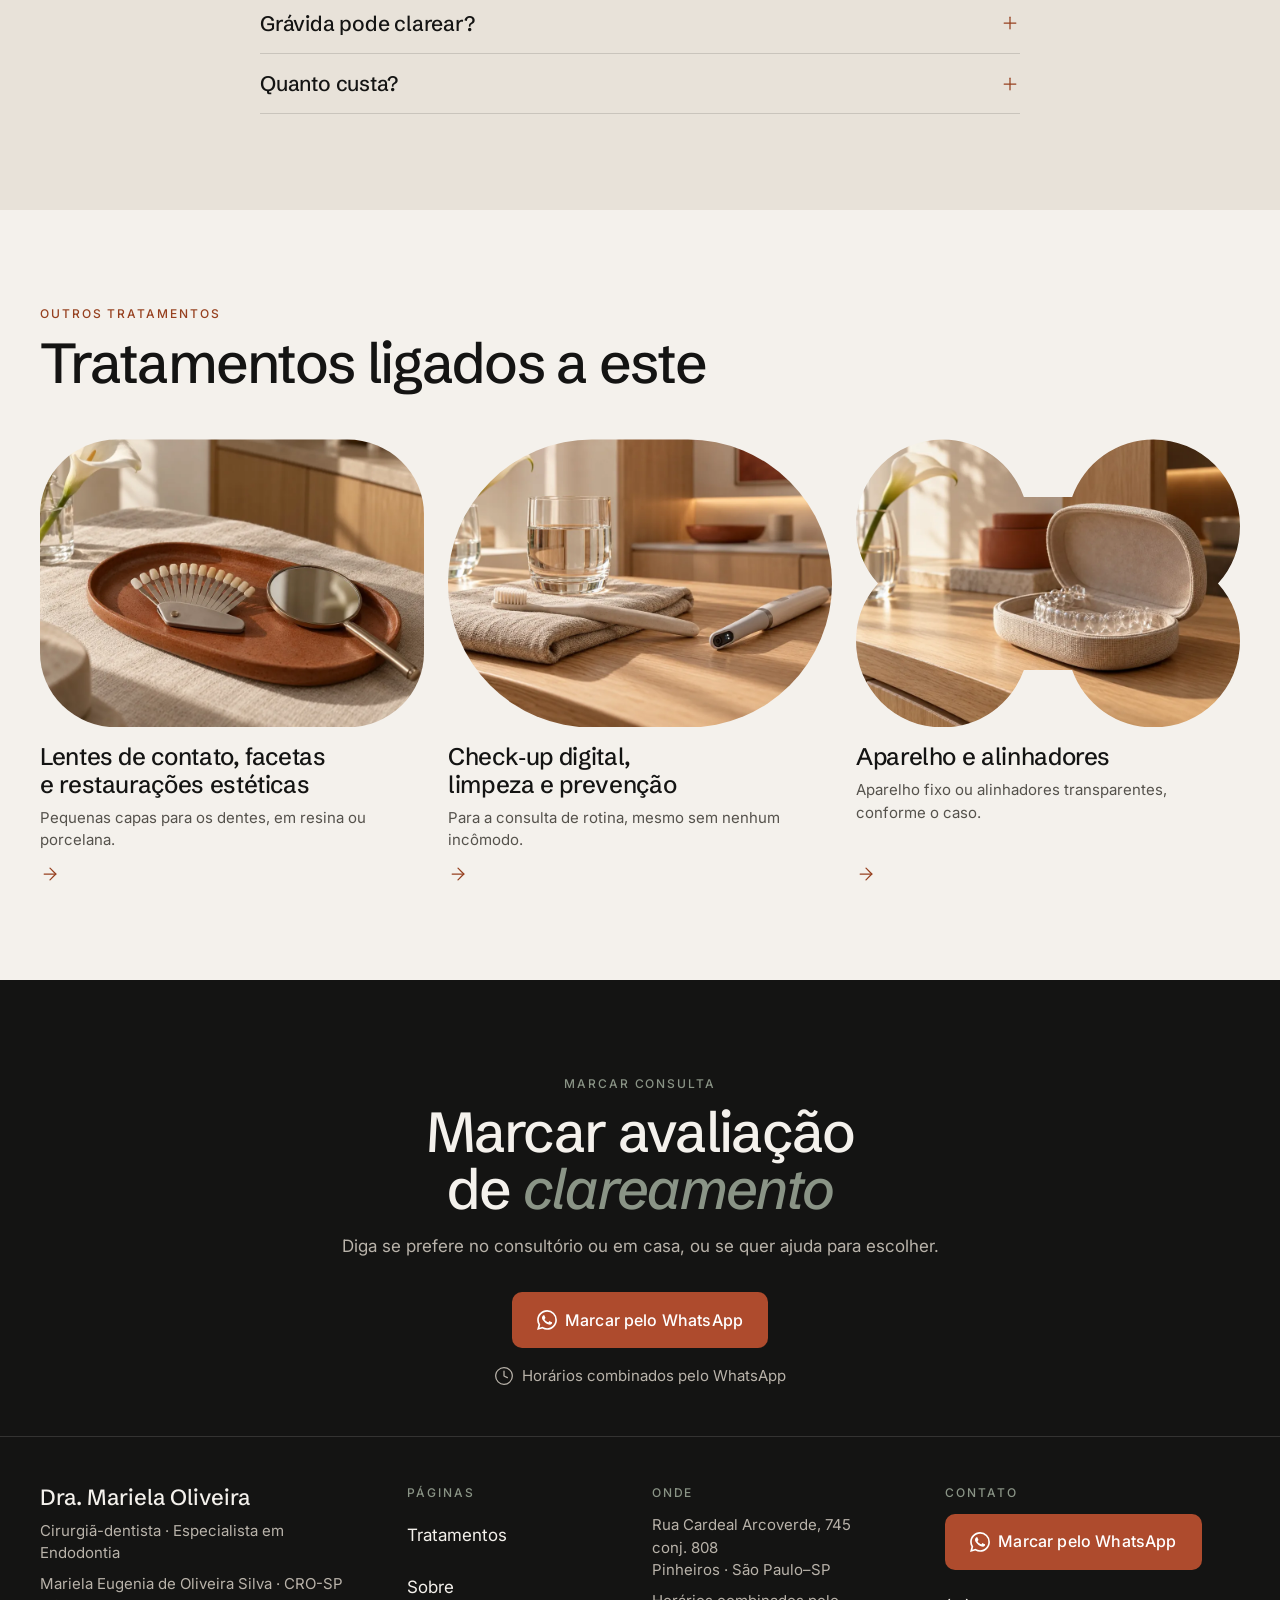
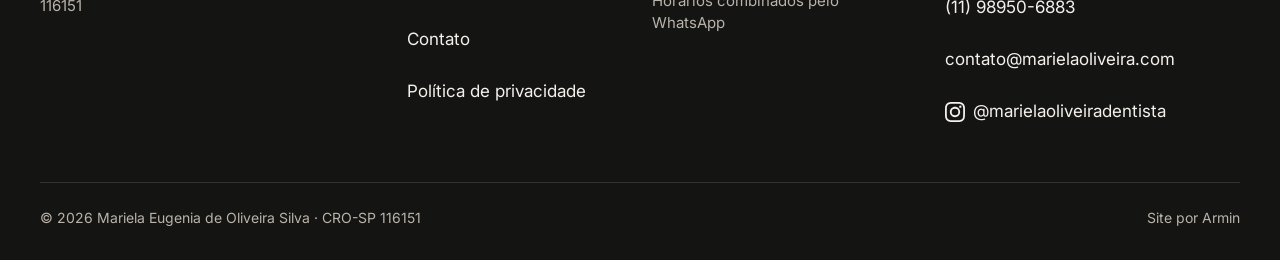
<file: tratamentos-clareamento-dental.html>
<!DOCTYPE html>
<!-- GERADO por _src/build.py a partir de _src/dados.py e _src/partes/. NÃO EDITE ESTE ARQUIVO: edite os dados e rode python3 _src/build.py -->
<html lang="pt-BR">
<head>
<meta charset="UTF-8">
<meta name="viewport" content="width=device-width, initial-scale=1">
<!-- PRÉ-VENDA: não remover até o Armin fechar a venda -->
<meta name="robots" content="noindex, nofollow">
<title>Clareamento dental em Pinheiros · Dra. Mariela Oliveira</title>
<meta name="description" content="Clareamento dental no consultório, em uma ou duas consultas, ou em casa, em 2 a 3 semanas. Etapas e cuidados. Consultório em Pinheiros.">
<meta property="og:title" content="Clareamento dental em Pinheiros · Dra. Mariela Oliveira">
<meta property="og:description" content="Clareamento dental no consultório, em uma ou duas consultas, ou em casa, em 2 a 3 semanas. Etapas e cuidados. Consultório em Pinheiros.">
<meta property="og:type" content="website">
<meta property="og:locale" content="pt_BR">
<meta name="twitter:card" content="summary_large_image">
<meta property="og:image" content="https://infomediamethods-sys.github.io/mariela-oliveira-dentista/assets/img/og-clareamento-dental.jpg">
<meta name="theme-color" content="#141413">
<link rel="icon" href="data:image/svg+xml,%3Csvg%20xmlns%3D%22http%3A//www.w3.org/2000/svg%22%20viewBox%3D%220%200%2064%2064%22%3E%3Crect%20width%3D%2264%22%20height%3D%2264%22%20rx%3D%2214%22%20fill%3D%22%23141413%22/%3E%3Ctext%20x%3D%2232%22%20y%3D%2242%22%20text-anchor%3D%22middle%22%20font-family%3D%22Schibsted%20Grotesk%2CArial%2Csans-serif%22%20font-size%3D%2227%22%20fill%3D%22%23F4F1EC%22%3EMO%3C/text%3E%3C/svg%3E">
<link rel="preconnect" href="https://fonts.googleapis.com">
<link rel="preconnect" href="https://fonts.gstatic.com" crossorigin>
<link href="https://fonts.googleapis.com/css2?family=Inter:wght@400;500&amp;family=Schibsted+Grotesk:ital,wght@0,500;1,500&amp;display=swap" rel="stylesheet">
<link rel="preload" as="image" type="image/webp" media="(max-width: 899px)" imagesrcset="assets/img/porta-clareamento-dental-480.webp 480w, assets/img/porta-clareamento-dental-960.webp 960w" imagesizes="100vw">
<link rel="preload" as="image" type="image/webp" media="(min-width: 900px)" imagesrcset="assets/img/porta-clareamento-dental-960.webp 960w, assets/img/porta-clareamento-dental-1600.webp 1600w" imagesizes="(min-width: 1200px) 480px, 40vw">
<link rel="stylesheet" href="assets/css/base.css">
<link rel="stylesheet" href="assets/css/style.css">
<script type="application/ld+json">{"@context": "https://schema.org", "@type": "FAQPage", "mainEntity": [{"@type": "Question", "name": "Clareamento funciona em restauração e lente?", "acceptedAnswer": {"@type": "Answer", "text": "Não. Resina, porcelana e coroas não mudam de cor com o gel. Uma restauração da frente pode precisar ser trocada depois."}}, {"@type": "Question", "name": "Estraga o esmalte?", "acceptedAnswer": {"@type": "Answer", "text": "Feito com orientação e na concentração certa, o clareamento não costuma danificar o esmalte."}}, {"@type": "Question", "name": "Consultório ou em casa: como escolher?", "acceptedAnswer": {"@type": "Answer", "text": "Depende da sua rotina e da sua sensibilidade. Às vezes os dois são combinados, e a escolha é feita na avaliação."}}, {"@type": "Question", "name": "Grávida pode clarear?", "acceptedAnswer": {"@type": "Answer", "text": "Em geral, o clareamento fica para depois da gestação e da amamentação."}}, {"@type": "Question", "name": "Quanto custa?", "acceptedAnswer": {"@type": "Answer", "text": "O valor depende da avaliação. A consulta é o momento de explicar o plano e o investimento."}}]}</script>
<script type="application/ld+json">{"@context": "https://schema.org", "@type": "BreadcrumbList", "itemListElement": [{"@type": "ListItem", "position": 1, "name": "Início", "item": "https://infomediamethods-sys.github.io/mariela-oliveira-dentista/"}, {"@type": "ListItem", "position": 2, "name": "Tratamentos", "item": "https://infomediamethods-sys.github.io/mariela-oliveira-dentista/tratamentos.html"}, {"@type": "ListItem", "position": 3, "name": "Clareamento dental"}]}</script>
<script type="application/ld+json">{"@context": "https://schema.org", "@type": "Dentist", "@id": "https://infomediamethods-sys.github.io/mariela-oliveira-dentista/#consultorio", "name": "Dra. Mariela Oliveira - Odontologia Especializada", "url": "https://infomediamethods-sys.github.io/mariela-oliveira-dentista/", "telephone": "+5511989506883", "address": {"@type": "PostalAddress", "streetAddress": "Rua Cardeal Arcoverde, 745, conj. 808", "addressLocality": "São Paulo", "addressRegion": "SP", "addressCountry": "BR", "postalCode": "05407-001"}, "geo": {"@type": "GeoCoordinates", "latitude": -23.5566692, "longitude": -46.6797643}, "email": "contato@marielaoliveira.com", "sameAs": ["https://www.instagram.com/marielaoliveiradentista/", "https://www.google.com/maps/place/Dra.+Mariela+Oliveira+-+Odontologia+Especializada/data=!4m7!3m6!1s0x94ce57330abb421b:0x8c3d53da6326603e!8m2!3d-23.5566692!4d-46.6797643!16s%2Fg%2F11hz_531l5!19sChIJG0K7CjNXzpQRPmAmY9pTPYw"], "image": "https://infomediamethods-sys.github.io/mariela-oliveira-dentista/assets/img/og-inicio.jpg", "employee": {"@id": "https://infomediamethods-sys.github.io/mariela-oliveira-dentista/#dentista"}}</script>
<script type="application/ld+json">{"@context": "https://schema.org", "@type": "Person", "@id": "https://infomediamethods-sys.github.io/mariela-oliveira-dentista/#dentista", "name": "Mariela Eugenia de Oliveira Silva", "alternateName": "Dra. Mariela Oliveira", "jobTitle": "Cirurgiã-dentista · CRO-SP 116151", "url": "https://infomediamethods-sys.github.io/mariela-oliveira-dentista/", "identifier": {"@type": "PropertyValue", "propertyID": "CRO-SP", "value": "116151"}, "worksFor": {"@id": "https://infomediamethods-sys.github.io/mariela-oliveira-dentista/#consultorio"}, "hasCredential": {"@type": "EducationalOccupationalCredential", "credentialCategory": "Especialidade registrada no CFO", "name": "Especialista em Endodontia"}}</script>

</head>
<body class="pagina-interna">
<a class="pular-conteudo" href="#conteudo">Pular para o conteúdo</a>
<svg class="mascaras" width="0" height="0" aria-hidden="true" focusable="false"><defs><clipPath id="mascara-1" clipPathUnits="objectBoundingBox"><rect width="1" height="1" rx=".2" ry=".26"/></clipPath><clipPath id="mascara-2" clipPathUnits="objectBoundingBox"><rect width="1" height="1" rx=".375" ry=".5"/></clipPath><clipPath id="mascara-3" clipPathUnits="objectBoundingBox"><ellipse cx=".225" cy=".3" rx=".225" ry=".3"/><ellipse cx=".775" cy=".3" rx=".225" ry=".3"/><ellipse cx=".225" cy=".7" rx=".225" ry=".3"/><ellipse cx=".775" cy=".7" rx=".225" ry=".3"/><rect x=".2" y=".2" width=".6" height=".6"/></clipPath></defs></svg><header data-header class="cabecalho">
  <div class="container cabecalho__linha">
    <a class="marca" href="index.html"><span class="marca__nome">Dra. Mariela Oliveira</span><span class="marca__sub">Odontologia · Pinheiros</span></a>
    <nav class="cabecalho__nav" aria-label="Páginas"><a href="tratamentos.html" aria-current="page">Tratamentos</a><a href="sobre.html">Sobre</a><a href="contato.html">Contato</a></nav>
    <a class="botao botao--whatsapp cabecalho__botao" href="https://wa.me/5511989506883?text=Ol%C3%A1%21%20Vim%20pelo%20site%20e%20quero%20marcar%20uma%20avalia%C3%A7%C3%A3o." target="_blank" rel="noopener" data-origem="cabecalho"><svg class="icone icone--linha icone--marca" width="20" height="20" fill="currentColor" aria-hidden="true" focusable="false" role="img" viewBox="0 0 24 24" xmlns="http://www.w3.org/2000/svg"><path d="M17.472 14.382c-.297-.149-1.758-.867-2.03-.967-.273-.099-.471-.148-.67.15-.197.297-.767.966-.94 1.164-.173.199-.347.223-.644.075-.297-.15-1.255-.463-2.39-1.475-.883-.788-1.48-1.761-1.653-2.059-.173-.297-.018-.458.13-.606.134-.133.298-.347.446-.52.149-.174.198-.298.298-.497.099-.198.05-.371-.025-.52-.075-.149-.669-1.612-.916-2.207-.242-.579-.487-.5-.669-.51-.173-.008-.371-.01-.57-.01-.198 0-.52.074-.792.372-.272.297-1.04 1.016-1.04 2.479 0 1.462 1.065 2.875 1.213 3.074.149.198 2.096 3.2 5.077 4.487.709.306 1.262.489 1.694.625.712.227 1.36.195 1.871.118.571-.085 1.758-.719 2.006-1.413.248-.694.248-1.289.173-1.413-.074-.124-.272-.198-.57-.347m-5.421 7.403h-.004a9.87 9.87 0 01-5.031-1.378l-.361-.214-3.741.982.998-3.648-.235-.374a9.86 9.86 0 01-1.51-5.26c.001-5.45 4.436-9.884 9.888-9.884 2.64 0 5.122 1.03 6.988 2.898a9.825 9.825 0 012.893 6.994c-.003 5.45-4.437 9.884-9.885 9.884m8.413-18.297A11.815 11.815 0 0012.05 0C5.495 0 .16 5.335.157 11.892c0 2.096.547 4.142 1.588 5.945L.057 24l6.305-1.654a11.882 11.882 0 005.683 1.448h.005c6.554 0 11.89-5.335 11.893-11.893a11.821 11.821 0 00-3.48-8.413Z"/></svg><span><span class="cabecalho__botao-extra">Chamar no </span>WhatsApp</span></a>
    
  </div>
  
</header>

<main id="conteudo">
<section class="heroi heroi--procedimento" data-heroi><div class="container"><nav class="trilha heroi__entra" style="--atraso:.1s" aria-label="Você está em"><a href="index.html">Início</a><span aria-hidden="true">›</span><a href="tratamentos.html">Tratamentos</a><span aria-hidden="true">›</span><span aria-current="page">Clareamento dental</span></nav><div class="heroi__grade"><div class="heroi__texto"><p class="rotulo heroi__entra" style="--atraso:.15s">Estética</p><h1 class="heroi__entra" style="--atraso:.22s">Clareamento <em>dental</em></h1><p class="heroi__apoio heroi__entra" style="--atraso:.3s">Em Pinheiros, São Paulo</p><p class="heroi__oque heroi__entra" style="--atraso:.38s">Em Pinheiros, o clareamento dental é feito com géis de peróxido de carbamida ou de hidrogênio. Pode ser no consultório, em uma ou duas consultas, ou em casa, em 2 a 3 semanas.</p><div class="heroi__acoes heroi__entra" style="--atraso:.45s"><a class="botao botao--primario" href="https://wa.me/5511989506883?text=Ol%C3%A1%21%20Vi%20a%20p%C3%A1gina%20de%20Clareamento%20dental%20no%20site%20e%20quero%20marcar%20uma%20avalia%C3%A7%C3%A3o." target="_blank" rel="noopener" data-origem="clareamento-dental"><svg class="icone icone--linha icone--marca" width="20" height="20" fill="currentColor" aria-hidden="true" focusable="false" role="img" viewBox="0 0 24 24" xmlns="http://www.w3.org/2000/svg"><path d="M17.472 14.382c-.297-.149-1.758-.867-2.03-.967-.273-.099-.471-.148-.67.15-.197.297-.767.966-.94 1.164-.173.199-.347.223-.644.075-.297-.15-1.255-.463-2.39-1.475-.883-.788-1.48-1.761-1.653-2.059-.173-.297-.018-.458.13-.606.134-.133.298-.347.446-.52.149-.174.198-.298.298-.497.099-.198.05-.371-.025-.52-.075-.149-.669-1.612-.916-2.207-.242-.579-.487-.5-.669-.51-.173-.008-.371-.01-.57-.01-.198 0-.52.074-.792.372-.272.297-1.04 1.016-1.04 2.479 0 1.462 1.065 2.875 1.213 3.074.149.198 2.096 3.2 5.077 4.487.709.306 1.262.489 1.694.625.712.227 1.36.195 1.871.118.571-.085 1.758-.719 2.006-1.413.248-.694.248-1.289.173-1.413-.074-.124-.272-.198-.57-.347m-5.421 7.403h-.004a9.87 9.87 0 01-5.031-1.378l-.361-.214-3.741.982.998-3.648-.235-.374a9.86 9.86 0 01-1.51-5.26c.001-5.45 4.436-9.884 9.888-9.884 2.64 0 5.122 1.03 6.988 2.898a9.825 9.825 0 012.893 6.994c-.003 5.45-4.437 9.884-9.885 9.884m8.413-18.297A11.815 11.815 0 0012.05 0C5.495 0 .16 5.335.157 11.892c0 2.096.547 4.142 1.588 5.945L.057 24l6.305-1.654a11.882 11.882 0 005.683 1.448h.005c6.554 0 11.89-5.335 11.893-11.893a11.821 11.821 0 00-3.48-8.413Z"/></svg><span>Marcar pelo WhatsApp</span></a></div></div><div class="heroi__lado heroi__entra" style="--atraso:.3s"><div class="midia proporcao-card heroi__midia"><picture><source type="image/webp" media="(max-width: 899px)" srcset="assets/img/porta-clareamento-dental-480.webp 480w, assets/img/porta-clareamento-dental-960.webp 960w" sizes="100vw"><source type="image/webp" srcset="assets/img/porta-clareamento-dental-960.webp 960w, assets/img/porta-clareamento-dental-1600.webp 1600w" sizes="(min-width: 1200px) 480px, 40vw"><img src="assets/img/porta-clareamento-dental-960.jpg" width="960" height="720" alt="Clareamento dental em Pinheiros: estojo transparente com moldeira de clareamento e seringa de gel fechada" decoding="async" fetchpriority="high"></picture></div></div></div></div></section>
<section class="secao secao--claro-2" id="para-quem"><div class="container proc__grade"><div class="cabeca revelar"><p class="rotulo">Para quem é</p><h2>Quando a cor dos dentes incomoda</h2></div><ul class="lista lista--circulo  revelar" role="list"><li><span class="icone-circulo"><svg aria-hidden="true" focusable="false" class="icone icone--circle-check" xmlns="http://www.w3.org/2000/svg" width="24" height="24" viewBox="0 0 24 24" fill="none" stroke="currentColor" stroke-width="1.5" stroke-linecap="round" stroke-linejoin="round" ><circle cx="12" cy="12" r="10" /><path d="m16 9-5.5 5.5L8 12" /></svg></span><div class="lista__texto"><span>Dentes amarelados com o tempo</span></div></li><li><span class="icone-circulo"><svg aria-hidden="true" focusable="false" class="icone icone--circle-check" xmlns="http://www.w3.org/2000/svg" width="24" height="24" viewBox="0 0 24 24" fill="none" stroke="currentColor" stroke-width="1.5" stroke-linecap="round" stroke-linejoin="round" ><circle cx="12" cy="12" r="10" /><path d="m16 9-5.5 5.5L8 12" /></svg></span><div class="lista__texto"><span>Manchas de café ou de cigarro</span></div></li><li><span class="icone-circulo"><svg aria-hidden="true" focusable="false" class="icone icone--circle-check" xmlns="http://www.w3.org/2000/svg" width="24" height="24" viewBox="0 0 24 24" fill="none" stroke="currentColor" stroke-width="1.5" stroke-linecap="round" stroke-linejoin="round" ><circle cx="12" cy="12" r="10" /><path d="m16 9-5.5 5.5L8 12" /></svg></span><div class="lista__texto"><span>Quer saber se o clareamento serve para você</span></div></li><li><span class="icone-circulo"><svg aria-hidden="true" focusable="false" class="icone icone--circle-check" xmlns="http://www.w3.org/2000/svg" width="24" height="24" viewBox="0 0 24 24" fill="none" stroke="currentColor" stroke-width="1.5" stroke-linecap="round" stroke-linejoin="round" ><circle cx="12" cy="12" r="10" /><path d="m16 9-5.5 5.5L8 12" /></svg></span><div class="lista__texto"><span>Quer clarear antes de fazer lentes ou facetas</span></div></li></ul></div></section>
<section class="secao secao--claro" id="como-funciona"><div class="container"><div class="cabeca revelar"><p class="rotulo">Como funciona</p><h2>No consultório ou em casa</h2><p class="apoio">Os dois usam gel clareador. Mudam o tempo e a concentração.</p></div><ol class="passos passos--curto revelar" role="list"><li class="passo"><span class="passo__numero">01</span><div class="passo__corpo"><h3 class="passo__titulo">Avaliação e limpeza</h3><p>Antes de clarear, a avaliação confere cáries, gengiva e restaurações. Em geral, uma limpeza vem antes.</p></div></li><li class="passo"><span class="passo__numero">02</span><div class="passo__corpo"><h3 class="passo__titulo">No consultório</h3><p>O gel é aplicado com a gengiva protegida, em sessões de cerca de uma hora.</p></div></li><li class="passo"><span class="passo__numero">03</span><div class="passo__corpo"><h3 class="passo__titulo">Em casa</h3><p>Você usa uma moldeira feita sob medida com o gel, pelo tempo combinado a cada dia.</p></div></li><li class="passo"><span class="passo__numero">04</span><div class="passo__corpo"><h3 class="passo__titulo">Retorno</h3><p>Um retorno confere a cor e a sensibilidade.</p></div></li></ol></div></section>
<section class="secao secao--claro-2" id="depois"><div class="container proc__grade"><div class="cabeca revelar"><p class="rotulo">Depois do tratamento</p><h2>Os dias depois do clareamento</h2></div><ul class="lista lista--circulo lista--depois revelar" role="list"><li><span class="icone-circulo"><svg aria-hidden="true" focusable="false" class="icone icone--clock" xmlns="http://www.w3.org/2000/svg" width="24" height="24" viewBox="0 0 24 24" fill="none" stroke="currentColor" stroke-width="1.5" stroke-linecap="round" stroke-linejoin="round" ><circle cx="12" cy="12" r="10" /><path d="M12 6v6l4 2" /></svg></span><div class="lista__texto"><span>Sensibilidade passageira é comum durante e logo depois. Em geral, some em poucos dias.</span></div></li><li><span class="icone-circulo"><svg aria-hidden="true" focusable="false" class="icone icone--shield-check" xmlns="http://www.w3.org/2000/svg" width="24" height="24" viewBox="0 0 24 24" fill="none" stroke="currentColor" stroke-width="1.5" stroke-linecap="round" stroke-linejoin="round" ><path d="M20 13c0 5-3.5 7.5-7.66 8.95a1 1 0 0 1-.67-.01C7.5 20.5 4 18 4 13V6a1 1 0 0 1 1-1c2 0 4.5-1.2 6.24-2.72a1.17 1.17 0 0 1 1.52 0C14.51 3.81 17 5 19 5a1 1 0 0 1 1 1z" /><path d="m9 12 2 2 4-4" /></svg></span><div class="lista__texto"><span>Nos primeiros dias, evite café, vinho, refrigerante escuro e cigarro.</span></div></li><li><span class="icone-circulo"><svg aria-hidden="true" focusable="false" class="icone icone--hourglass" xmlns="http://www.w3.org/2000/svg" width="24" height="24" viewBox="0 0 24 24" fill="none" stroke="currentColor" stroke-width="1.5" stroke-linecap="round" stroke-linejoin="round" ><path d="M5 22h14" /><path d="M5 2h14" /><path d="M17 22v-4.172a2 2 0 0 0-.586-1.414L12 12l-4.414 4.414A2 2 0 0 0 7 17.828V22" /><path d="M7 2v4.172a2 2 0 0 0 .586 1.414L12 12l4.414-4.414A2 2 0 0 0 17 6.172V2" /></svg></span><div class="lista__texto"><span>A cor costuma se manter de 1 a 3 anos, conforme a alimentação e os cuidados. Retoques em casa são comuns.</span></div></li></ul></div></section>
<section class="secao secao--claro pessoa pessoa--curta" id="por-que-aqui"><div class="container pessoa__grade"><div class="pessoa__foto revelar"><div class="midia proporcao-retrato pessoa__midia"><picture><source type="image/webp" media="(max-width: 899px)" srcset="assets/img/dentista-480.webp 480w, assets/img/dentista-960.webp 960w" sizes="(max-width: 599px) 100vw, 360px"><source type="image/webp" srcset="assets/img/dentista-960.webp 960w, assets/img/dentista-480.webp 480w" sizes="360px"><img src="assets/img/dentista-960.jpg" width="960" height="1200" alt="Dra. Mariela Oliveira, cirurgiã-dentista, de jaleco, segurando um modelo de arcada" decoding="async" ></picture></div></div><div class="pessoa__texto"><div class="cabeca revelar"><p class="rotulo">Por que aqui</p><h2>Clareamento depois do <em>check‑up</em></h2></div><p class="registro pessoa__registro"><span class="registro__linha"><span class="registro__parte">Dra. Mariela Oliveira</span></span><span class="registro__linha"><span class="registro__parte">Mariela Eugenia de Oliveira Silva</span><span class="registro__parte">CRO-SP 116151</span></span></p><div class="pessoa__prosa revelar"><p>A Dra. Mariela atua com odontologia estética. O check‑up digital mostra antes se há cárie ou restauração que muda o plano.</p></div><ul class="lista lista--circulo pessoa__itens revelar" role="list"><li><span class="icone-circulo"><svg aria-hidden="true" focusable="false" class="icone icone--sparkles" xmlns="http://www.w3.org/2000/svg" width="24" height="24" viewBox="0 0 24 24" fill="none" stroke="currentColor" stroke-width="1.5" stroke-linecap="round" stroke-linejoin="round" ><path d="M11.017 2.814a1 1 0 0 1 1.966 0l1.051 5.558a2 2 0 0 0 1.594 1.594l5.558 1.051a1 1 0 0 1 0 1.966l-5.558 1.051a2 2 0 0 0-1.594 1.594l-1.051 5.558a1 1 0 0 1-1.966 0l-1.051-5.558a2 2 0 0 0-1.594-1.594l-5.558-1.051a1 1 0 0 1 0-1.966l5.558-1.051a2 2 0 0 0 1.594-1.594z" /><path d="M20 2v4" /><path d="M22 4h-4" /><circle cx="4" cy="20" r="2" /></svg></span><div class="lista__texto"><span>Clareamento de consultório e caseiro</span></div></li><li><span class="icone-circulo"><svg aria-hidden="true" focusable="false" class="icone icone--camera" xmlns="http://www.w3.org/2000/svg" width="24" height="24" viewBox="0 0 24 24" fill="none" stroke="currentColor" stroke-width="1.5" stroke-linecap="round" stroke-linejoin="round" ><path d="M13.997 4a2 2 0 0 1 1.76 1.05l.486.9A2 2 0 0 0 18.003 7H20a2 2 0 0 1 2 2v9a2 2 0 0 1-2 2H4a2 2 0 0 1-2-2V9a2 2 0 0 1 2-2h1.997a2 2 0 0 0 1.759-1.048l.489-.904A2 2 0 0 1 10.004 4z" /><circle cx="12" cy="13" r="3" /></svg></span><div class="lista__texto"><span>Câmera intraoral no check‑up</span></div></li></ul></div></div></section>
<section class="secao secao--claro-2" id="duvidas"><div class="container--estreito"><div class="cabeca revelar"><p class="rotulo">Dúvidas</p><h2>Dúvidas sobre clareamento</h2></div><div class="faq revelar" id="duvidas-lista" data-acordeao><details class="faq__item"><summary><span>Clareamento funciona em restauração e lente?</span><svg aria-hidden="true" focusable="false" class="icone icone--linha icone--plus" xmlns="http://www.w3.org/2000/svg" width="20" height="20" viewBox="0 0 24 24" fill="none" stroke="currentColor" stroke-width="1.5" stroke-linecap="round" stroke-linejoin="round" ><path d="M5 12h14" /><path d="M12 5v14" /></svg></summary><div class="faq__resposta"><p>Não. Resina, porcelana e coroas não mudam de cor com o gel. Uma restauração da frente pode precisar ser trocada depois.</p></div></details><details class="faq__item"><summary><span>Estraga o esmalte?</span><svg aria-hidden="true" focusable="false" class="icone icone--linha icone--plus" xmlns="http://www.w3.org/2000/svg" width="20" height="20" viewBox="0 0 24 24" fill="none" stroke="currentColor" stroke-width="1.5" stroke-linecap="round" stroke-linejoin="round" ><path d="M5 12h14" /><path d="M12 5v14" /></svg></summary><div class="faq__resposta"><p>Feito com orientação e na concentração certa, o clareamento não costuma danificar o esmalte.</p></div></details><details class="faq__item"><summary><span>Consultório ou em casa: como escolher?</span><svg aria-hidden="true" focusable="false" class="icone icone--linha icone--plus" xmlns="http://www.w3.org/2000/svg" width="20" height="20" viewBox="0 0 24 24" fill="none" stroke="currentColor" stroke-width="1.5" stroke-linecap="round" stroke-linejoin="round" ><path d="M5 12h14" /><path d="M12 5v14" /></svg></summary><div class="faq__resposta"><p>Depende da sua rotina e da sua sensibilidade. Às vezes os dois são combinados, e a escolha é feita na avaliação.</p></div></details><details class="faq__item"><summary><span>Grávida pode clarear?</span><svg aria-hidden="true" focusable="false" class="icone icone--linha icone--plus" xmlns="http://www.w3.org/2000/svg" width="20" height="20" viewBox="0 0 24 24" fill="none" stroke="currentColor" stroke-width="1.5" stroke-linecap="round" stroke-linejoin="round" ><path d="M5 12h14" /><path d="M12 5v14" /></svg></summary><div class="faq__resposta"><p>Em geral, o clareamento fica para depois da gestação e da amamentação.</p></div></details><details class="faq__item"><summary><span>Quanto custa?</span><svg aria-hidden="true" focusable="false" class="icone icone--linha icone--plus" xmlns="http://www.w3.org/2000/svg" width="20" height="20" viewBox="0 0 24 24" fill="none" stroke="currentColor" stroke-width="1.5" stroke-linecap="round" stroke-linejoin="round" ><path d="M5 12h14" /><path d="M12 5v14" /></svg></summary><div class="faq__resposta"><p>O valor depende da avaliação. A consulta é o momento de explicar o plano e o investimento.</p></div></details></div></div></section>
<section class="secao secao--claro" id="outros"><div class="container"><div class="cabeca revelar"><p class="rotulo">Outros tratamentos</p><h2>Tratamentos ligados a este</h2></div><div class="grade grade--3 grade--portas grade--outros revelar-grupo"><a class="card card--link" href="tratamentos-lentes-de-contato-e-facetas.html" data-mascara="1" data-grupos="Estética"><div class="midia proporcao-card card__midia"><picture><source type="image/webp" media="(max-width: 899px)" srcset="assets/img/porta-lentes-de-contato-e-facetas-480.webp 480w, assets/img/porta-lentes-de-contato-e-facetas-960.webp 960w" sizes="(max-width: 599px) 36vw, 168px"><source type="image/webp" srcset="assets/img/porta-lentes-de-contato-e-facetas-960.webp 960w, assets/img/porta-lentes-de-contato-e-facetas-1600.webp 1600w" sizes="(min-width: 900px) 280px, 168px"><img src="assets/img/porta-lentes-de-contato-e-facetas-960.jpg" width="960" height="720" alt="Escala de cores de dentes em leque sobre bandeja terracota, com espelho de mão" decoding="async" ></picture></div><div class="card__corpo"><h3 class="card__titulo">Lentes de contato, facetas e restaurações estéticas</h3><p class="card__texto">Pequenas capas para os dentes, em resina ou porcelana.</p><span class="card__seta" aria-hidden="true"><svg aria-hidden="true" focusable="false" class="icone icone--linha icone--arrow-right" xmlns="http://www.w3.org/2000/svg" width="20" height="20" viewBox="0 0 24 24" fill="none" stroke="currentColor" stroke-width="1.5" stroke-linecap="round" stroke-linejoin="round" ><path d="M5 12h14" /><path d="m12 5 7 7-7 7" /></svg></span></div></a><a class="card card--link" href="tratamentos-limpeza-e-prevencao.html" data-mascara="2" data-grupos="Prevenção"><div class="midia proporcao-card card__midia"><picture><source type="image/webp" media="(max-width: 899px)" srcset="assets/img/porta-limpeza-e-prevencao-480.webp 480w, assets/img/porta-limpeza-e-prevencao-960.webp 960w" sizes="(max-width: 599px) 36vw, 168px"><source type="image/webp" srcset="assets/img/porta-limpeza-e-prevencao-960.webp 960w, assets/img/porta-limpeza-e-prevencao-1600.webp 1600w" sizes="(min-width: 900px) 280px, 168px"><img src="assets/img/porta-limpeza-e-prevencao-960.jpg" width="960" height="720" alt="Escova de cerdas macias, copo de água e câmera intraoral sobre linho" decoding="async" loading="lazy"></picture></div><div class="card__corpo"><h3 class="card__titulo">Check‑up digital, limpeza e prevenção</h3><p class="card__texto">Para a consulta de rotina, mesmo sem nenhum incômodo.</p><span class="card__seta" aria-hidden="true"><svg aria-hidden="true" focusable="false" class="icone icone--linha icone--arrow-right" xmlns="http://www.w3.org/2000/svg" width="20" height="20" viewBox="0 0 24 24" fill="none" stroke="currentColor" stroke-width="1.5" stroke-linecap="round" stroke-linejoin="round" ><path d="M5 12h14" /><path d="m12 5 7 7-7 7" /></svg></span></div></a><a class="card card--link" href="tratamentos-ortodontia.html" data-mascara="3" data-grupos="Estética"><div class="midia proporcao-card card__midia"><picture><source type="image/webp" media="(max-width: 899px)" srcset="assets/img/porta-ortodontia-480.webp 480w, assets/img/porta-ortodontia-960.webp 960w" sizes="(max-width: 599px) 36vw, 168px"><source type="image/webp" srcset="assets/img/porta-ortodontia-960.webp 960w, assets/img/porta-ortodontia-1600.webp 1600w" sizes="(min-width: 900px) 280px, 168px"><img src="assets/img/porta-ortodontia-960.jpg" width="960" height="720" alt="Alinhador transparente no estojo de linho aberto, sobre carvalho" decoding="async" loading="lazy"></picture></div><div class="card__corpo"><h3 class="card__titulo">Aparelho e alinhadores</h3><p class="card__texto">Aparelho fixo ou alinhadores transparentes, conforme o caso.</p><span class="card__seta" aria-hidden="true"><svg aria-hidden="true" focusable="false" class="icone icone--linha icone--arrow-right" xmlns="http://www.w3.org/2000/svg" width="20" height="20" viewBox="0 0 24 24" fill="none" stroke="currentColor" stroke-width="1.5" stroke-linecap="round" stroke-linejoin="round" ><path d="M5 12h14" /><path d="m12 5 7 7-7 7" /></svg></span></div></a></div></div></section>
<section class="secao secao--escuro cta" id="contato"><div class="container--estreito cta__caixa revelar"><p class="rotulo">Marcar consulta</p><h2>Marcar avaliação de <em>clareamento</em></h2><p class="cta__texto">Diga se prefere no consultório ou em casa, ou se quer ajuda para escolher.</p><div class="cta__acoes"><a class="botao botao--primario" href="https://wa.me/5511989506883?text=Ol%C3%A1%21%20Vi%20a%20p%C3%A1gina%20de%20Clareamento%20dental%20no%20site%20e%20quero%20marcar%20uma%20avalia%C3%A7%C3%A3o." target="_blank" rel="noopener" data-origem="clareamento-dental"><svg class="icone icone--linha icone--marca" width="20" height="20" fill="currentColor" aria-hidden="true" focusable="false" role="img" viewBox="0 0 24 24" xmlns="http://www.w3.org/2000/svg"><path d="M17.472 14.382c-.297-.149-1.758-.867-2.03-.967-.273-.099-.471-.148-.67.15-.197.297-.767.966-.94 1.164-.173.199-.347.223-.644.075-.297-.15-1.255-.463-2.39-1.475-.883-.788-1.48-1.761-1.653-2.059-.173-.297-.018-.458.13-.606.134-.133.298-.347.446-.52.149-.174.198-.298.298-.497.099-.198.05-.371-.025-.52-.075-.149-.669-1.612-.916-2.207-.242-.579-.487-.5-.669-.51-.173-.008-.371-.01-.57-.01-.198 0-.52.074-.792.372-.272.297-1.04 1.016-1.04 2.479 0 1.462 1.065 2.875 1.213 3.074.149.198 2.096 3.2 5.077 4.487.709.306 1.262.489 1.694.625.712.227 1.36.195 1.871.118.571-.085 1.758-.719 2.006-1.413.248-.694.248-1.289.173-1.413-.074-.124-.272-.198-.57-.347m-5.421 7.403h-.004a9.87 9.87 0 01-5.031-1.378l-.361-.214-3.741.982.998-3.648-.235-.374a9.86 9.86 0 01-1.51-5.26c.001-5.45 4.436-9.884 9.888-9.884 2.64 0 5.122 1.03 6.988 2.898a9.825 9.825 0 012.893 6.994c-.003 5.45-4.437 9.884-9.885 9.884m8.413-18.297A11.815 11.815 0 0012.05 0C5.495 0 .16 5.335.157 11.892c0 2.096.547 4.142 1.588 5.945L.057 24l6.305-1.654a11.882 11.882 0 005.683 1.448h.005c6.554 0 11.89-5.335 11.893-11.893a11.821 11.821 0 00-3.48-8.413Z"/></svg><span>Marcar pelo WhatsApp</span></a></div><div class="cta__info"><p class="cta__horario"><svg aria-hidden="true" focusable="false" class="icone icone--linha icone--clock" xmlns="http://www.w3.org/2000/svg" width="20" height="20" viewBox="0 0 24 24" fill="none" stroke="currentColor" stroke-width="1.5" stroke-linecap="round" stroke-linejoin="round" ><circle cx="12" cy="12" r="10" /><path d="M12 6v6l4 2" /></svg><span>Horários combinados pelo WhatsApp</span></p></div></div></section>
</main>
<footer class="rodape">
  <div class="container">
    <div class="rodape__grade">
      <div class="rodape__col">
        <p class="rodape__nome">Dra. Mariela Oliveira</p>
        <p class="rodape__registro">Cirurgiã-dentista · Especialista em Endodontia</p>
        <p class="rodape__texto registro rodape__reg"><span class="registro__linha"><span class="registro__parte">Mariela Eugenia de Oliveira Silva</span><span class="registro__parte">CRO-SP 116151</span></span></p>
      </div>
      <div class="rodape__col"><p class="rotulo">Páginas</p><ul class="rodape__lista" role="list"><li><a href="tratamentos.html">Tratamentos</a></li><li><a href="sobre.html">Sobre</a></li><li><a href="contato.html">Contato</a></li><li><a href="politica-de-privacidade.html">Política de privacidade</a></li></ul></div>
      <div class="rodape__col"><p class="rotulo">Onde</p><address class="rodape__texto">Rua Cardeal Arcoverde, 745<br>conj. 808<br>Pinheiros · São Paulo–SP</address><p class="rodape__texto">Horários combinados pelo WhatsApp</p></div>
      <div class="rodape__col"><p class="rotulo">Contato</p><div class="rodape__botao"><a class="botao botao--primario" href="https://wa.me/5511989506883?text=Ol%C3%A1%21%20Vim%20pelo%20site%20e%20quero%20marcar%20uma%20avalia%C3%A7%C3%A3o." target="_blank" rel="noopener" data-origem="rodape"><svg class="icone icone--linha icone--marca" width="20" height="20" fill="currentColor" aria-hidden="true" focusable="false" role="img" viewBox="0 0 24 24" xmlns="http://www.w3.org/2000/svg"><path d="M17.472 14.382c-.297-.149-1.758-.867-2.03-.967-.273-.099-.471-.148-.67.15-.197.297-.767.966-.94 1.164-.173.199-.347.223-.644.075-.297-.15-1.255-.463-2.39-1.475-.883-.788-1.48-1.761-1.653-2.059-.173-.297-.018-.458.13-.606.134-.133.298-.347.446-.52.149-.174.198-.298.298-.497.099-.198.05-.371-.025-.52-.075-.149-.669-1.612-.916-2.207-.242-.579-.487-.5-.669-.51-.173-.008-.371-.01-.57-.01-.198 0-.52.074-.792.372-.272.297-1.04 1.016-1.04 2.479 0 1.462 1.065 2.875 1.213 3.074.149.198 2.096 3.2 5.077 4.487.709.306 1.262.489 1.694.625.712.227 1.36.195 1.871.118.571-.085 1.758-.719 2.006-1.413.248-.694.248-1.289.173-1.413-.074-.124-.272-.198-.57-.347m-5.421 7.403h-.004a9.87 9.87 0 01-5.031-1.378l-.361-.214-3.741.982.998-3.648-.235-.374a9.86 9.86 0 01-1.51-5.26c.001-5.45 4.436-9.884 9.888-9.884 2.64 0 5.122 1.03 6.988 2.898a9.825 9.825 0 012.893 6.994c-.003 5.45-4.437 9.884-9.885 9.884m8.413-18.297A11.815 11.815 0 0012.05 0C5.495 0 .16 5.335.157 11.892c0 2.096.547 4.142 1.588 5.945L.057 24l6.305-1.654a11.882 11.882 0 005.683 1.448h.005c6.554 0 11.89-5.335 11.893-11.893a11.821 11.821 0 00-3.48-8.413Z"/></svg><span>Marcar pelo WhatsApp</span></a></div><ul class="rodape__lista" role="list"><li><a href="tel:+5511989506883">(11) 98950-6883</a></li><li><a href="mailto:contato@marielaoliveira.com">contato@marielaoliveira.com</a></li><li><a class="rodape__link-icone" href="https://www.instagram.com/marielaoliveiradentista/" target="_blank" rel="noopener"><svg class="icone icone--linha icone--marca" width="20" height="20" fill="currentColor" aria-hidden="true" focusable="false" role="img" viewBox="0 0 24 24" xmlns="http://www.w3.org/2000/svg"><path d="M7.0301.084c-1.2768.0602-2.1487.264-2.911.5634-.7888.3075-1.4575.72-2.1228 1.3877-.6652.6677-1.075 1.3368-1.3802 2.127-.2954.7638-.4956 1.6365-.552 2.914-.0564 1.2775-.0689 1.6882-.0626 4.947.0062 3.2586.0206 3.6671.0825 4.9473.061 1.2765.264 2.1482.5635 2.9107.308.7889.72 1.4573 1.388 2.1228.6679.6655 1.3365 1.0743 2.1285 1.38.7632.295 1.6361.4961 2.9134.552 1.2773.056 1.6884.069 4.9462.0627 3.2578-.0062 3.668-.0207 4.9478-.0814 1.28-.0607 2.147-.2652 2.9098-.5633.7889-.3086 1.4578-.72 2.1228-1.3881.665-.6682 1.0745-1.3378 1.3795-2.1284.2957-.7632.4966-1.636.552-2.9124.056-1.2809.0692-1.6898.063-4.948-.0063-3.2583-.021-3.6668-.0817-4.9465-.0607-1.2797-.264-2.1487-.5633-2.9117-.3084-.7889-.72-1.4568-1.3876-2.1228C21.2982 1.33 20.628.9208 19.8378.6165 19.074.321 18.2017.1197 16.9244.0645 15.6471.0093 15.236-.005 11.977.0014 8.718.0076 8.31.0215 7.0301.0839m.1402 21.6932c-1.17-.0509-1.8053-.2453-2.2287-.408-.5606-.216-.96-.4771-1.3819-.895-.422-.4178-.6811-.8186-.9-1.378-.1644-.4234-.3624-1.058-.4171-2.228-.0595-1.2645-.072-1.6442-.079-4.848-.007-3.2037.0053-3.583.0607-4.848.05-1.169.2456-1.805.408-2.2282.216-.5613.4762-.96.895-1.3816.4188-.4217.8184-.6814 1.3783-.9003.423-.1651 1.0575-.3614 2.227-.4171 1.2655-.06 1.6447-.072 4.848-.079 3.2033-.007 3.5835.005 4.8495.0608 1.169.0508 1.8053.2445 2.228.408.5608.216.96.4754 1.3816.895.4217.4194.6816.8176.9005 1.3787.1653.4217.3617 1.056.4169 2.2263.0602 1.2655.0739 1.645.0796 4.848.0058 3.203-.0055 3.5834-.061 4.848-.051 1.17-.245 1.8055-.408 2.2294-.216.5604-.4763.96-.8954 1.3814-.419.4215-.8181.6811-1.3783.9-.4224.1649-1.0577.3617-2.2262.4174-1.2656.0595-1.6448.072-4.8493.079-3.2045.007-3.5825-.006-4.848-.0608M16.953 5.5864A1.44 1.44 0 1 0 18.39 4.144a1.44 1.44 0 0 0-1.437 1.4424M5.8385 12.012c.0067 3.4032 2.7706 6.1557 6.173 6.1493 3.4026-.0065 6.157-2.7701 6.1506-6.1733-.0065-3.4032-2.771-6.1565-6.174-6.1498-3.403.0067-6.156 2.771-6.1496 6.1738M8 12.0077a4 4 0 1 1 4.008 3.9921A3.9996 3.9996 0 0 1 8 12.0077"/></svg><span>@marielaoliveiradentista</span></a></li></ul></div>
    </div>
    <div class="rodape__base">
      <p class="registro rodape__reg"><span class="registro__linha"><span class="registro__parte">© 2026 Mariela Eugenia de Oliveira Silva</span><span class="registro__parte">CRO-SP 116151</span></span></p>
      <p>Site por Armin</p>
    </div>
  </div>
</footer>

<script src="assets/js/lenis.min.js" defer></script>
<script src="assets/js/main.js" defer></script>
<script src="assets/js/movimento.js" defer></script>
</body>
</html>
</file>
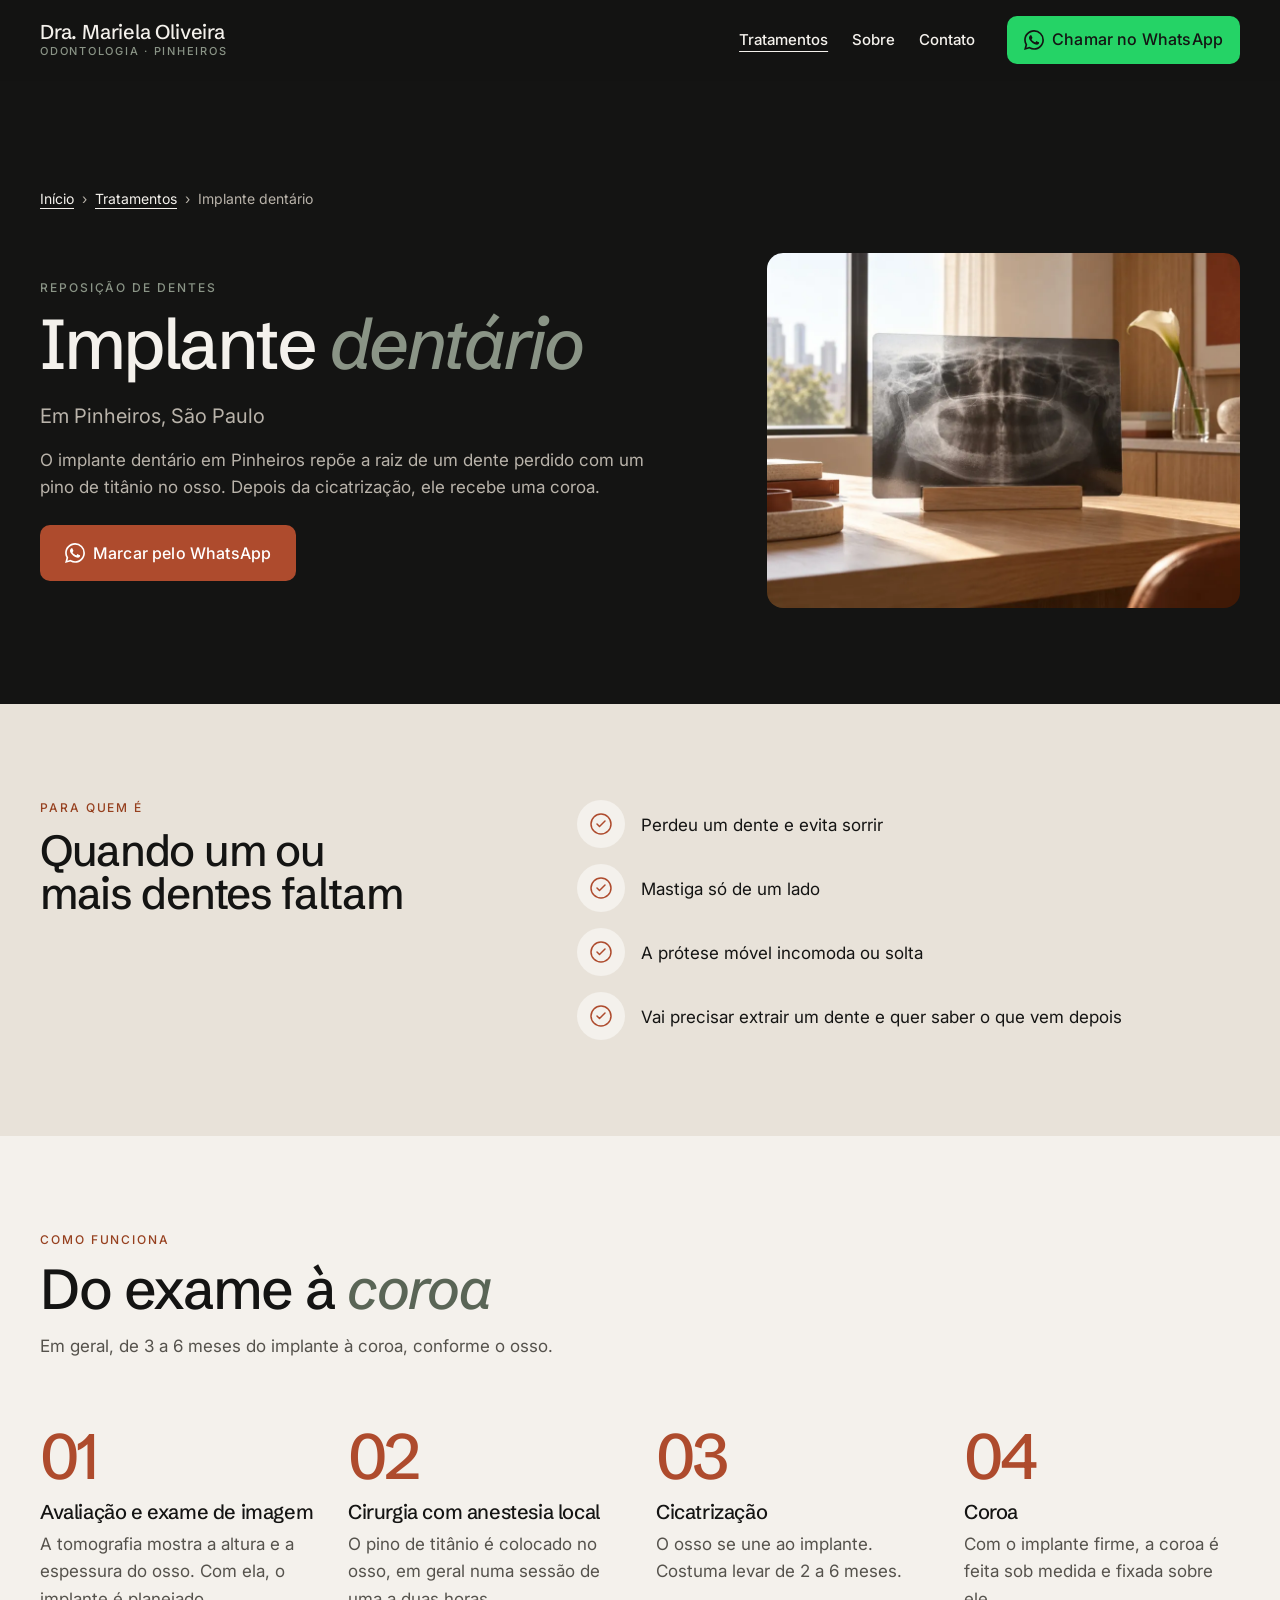
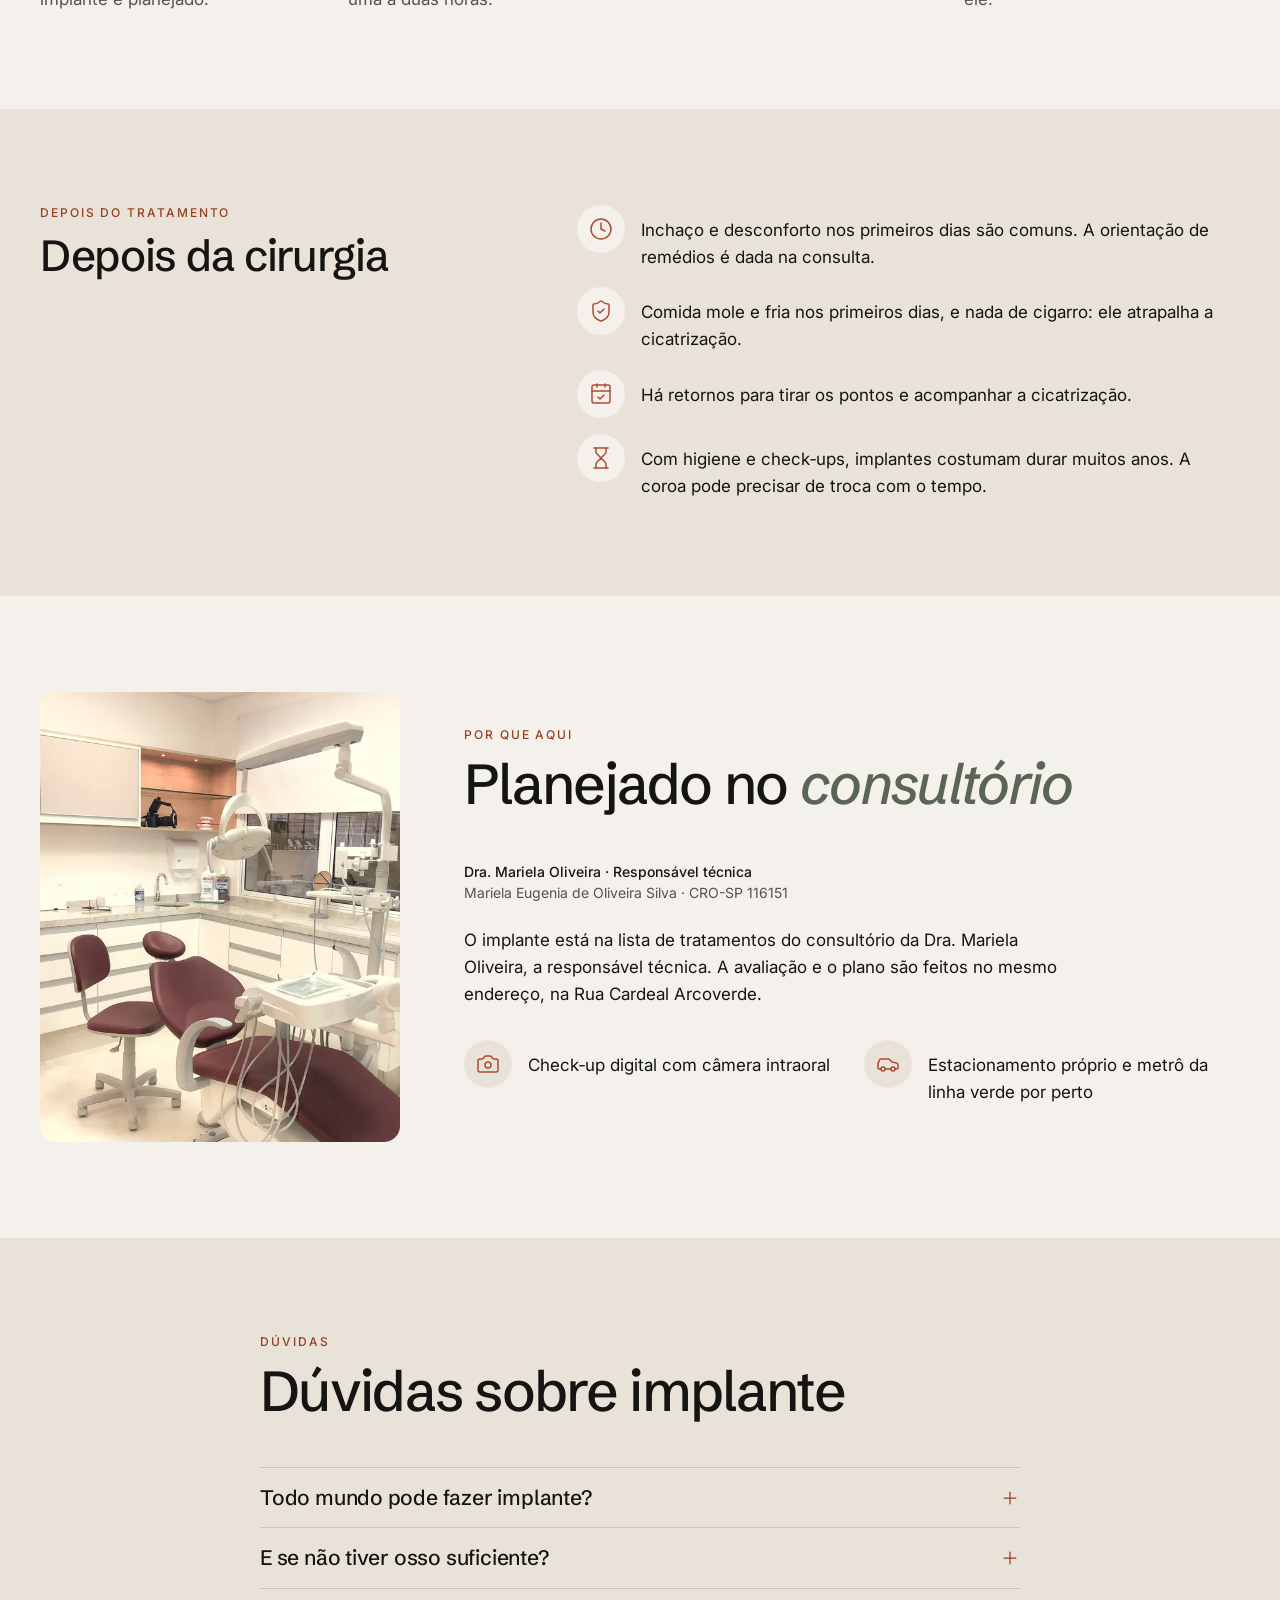
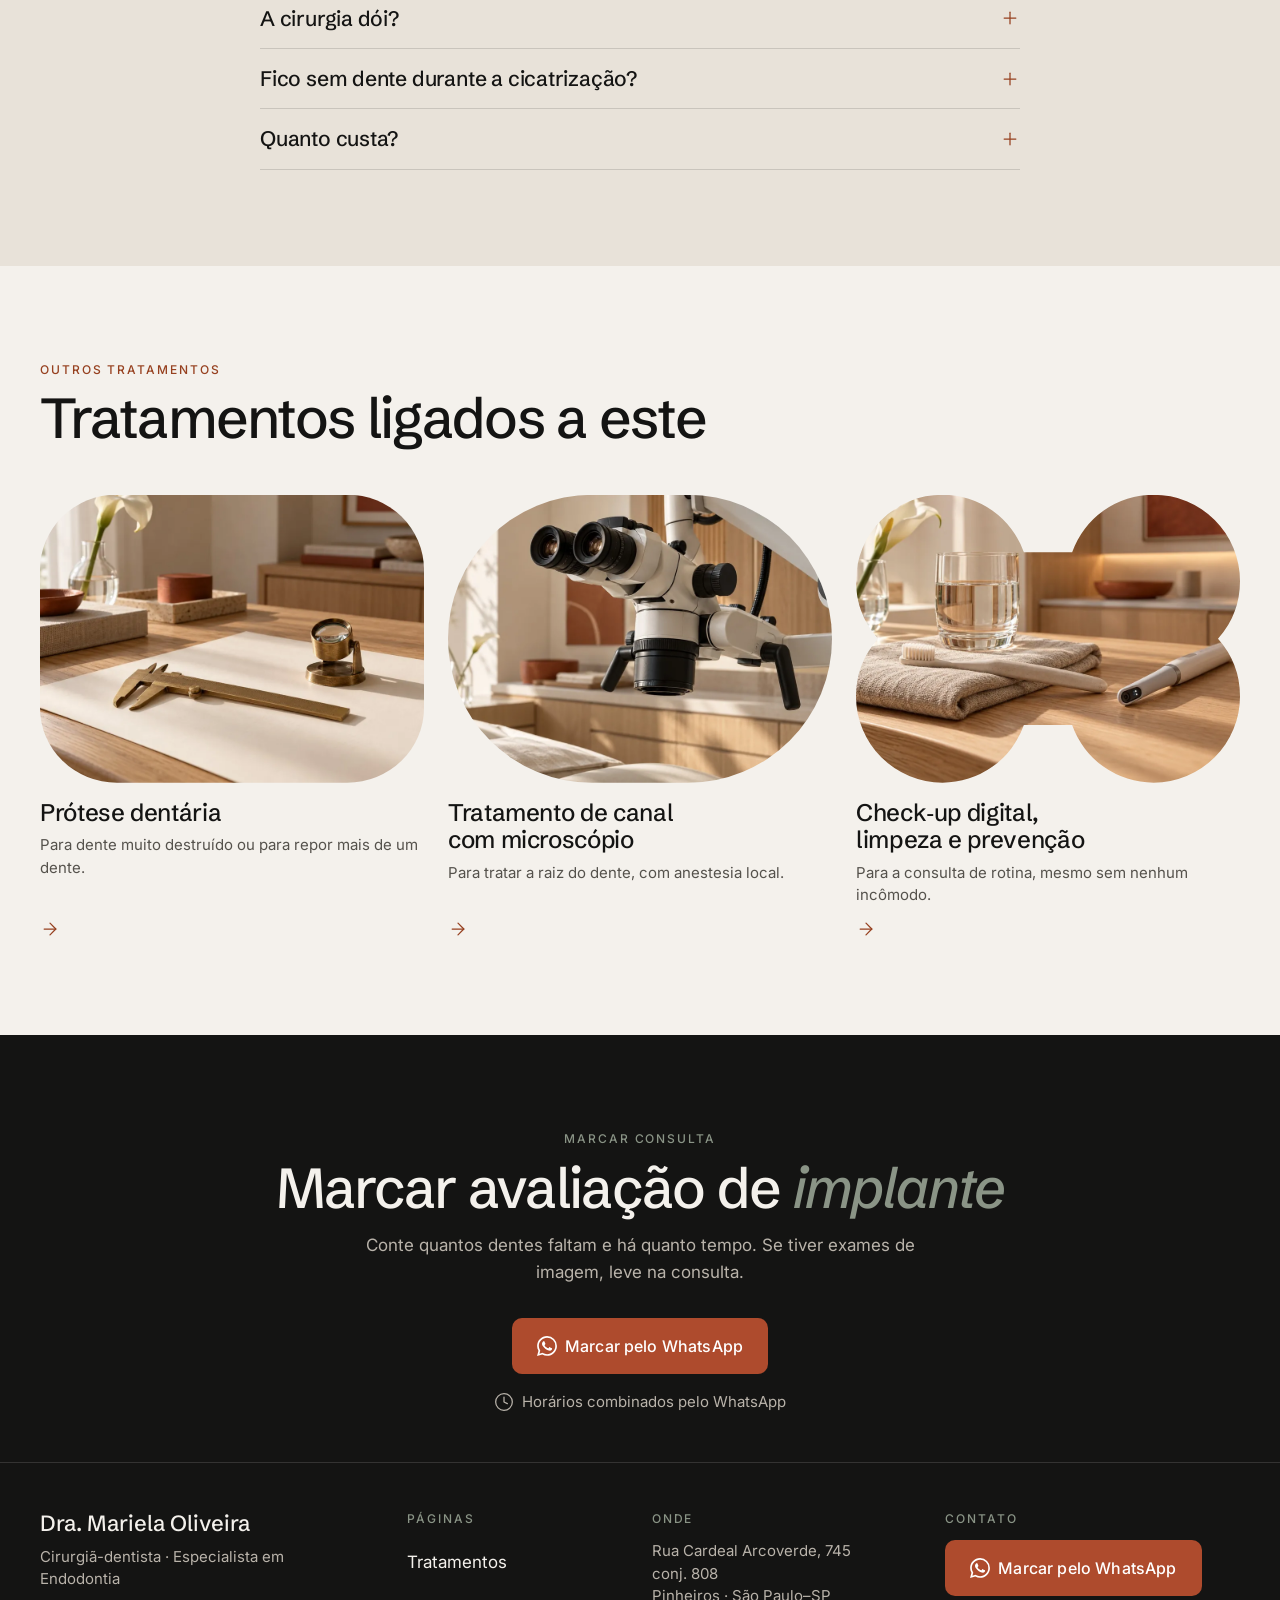
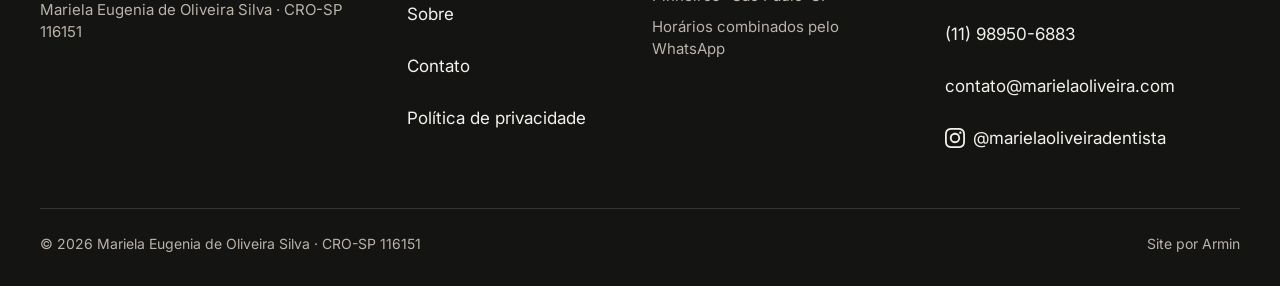
<file: tratamentos-implante-dentario.html>
<!DOCTYPE html>
<!-- GERADO por _src/build.py a partir de _src/dados.py e _src/partes/. NÃO EDITE ESTE ARQUIVO: edite os dados e rode python3 _src/build.py -->
<html lang="pt-BR">
<head>
<meta charset="UTF-8">
<meta name="viewport" content="width=device-width, initial-scale=1">
<!-- PRÉ-VENDA: não remover até o Armin fechar a venda -->
<meta name="robots" content="noindex, nofollow">
<title>Implante dentário em Pinheiros · Dra. Mariela Oliveira</title>
<meta name="description" content="Implante dentário em Pinheiros: avaliação com exame de imagem, cirurgia com anestesia local, cicatrização e coroa. Etapas, cuidados e dúvidas.">
<meta property="og:title" content="Implante dentário em Pinheiros · Dra. Mariela Oliveira">
<meta property="og:description" content="Implante dentário em Pinheiros: avaliação com exame de imagem, cirurgia com anestesia local, cicatrização e coroa. Etapas, cuidados e dúvidas.">
<meta property="og:type" content="website">
<meta property="og:locale" content="pt_BR">
<meta name="twitter:card" content="summary_large_image">
<meta property="og:image" content="https://infomediamethods-sys.github.io/mariela-oliveira-dentista/assets/img/og-implante-dentario.jpg">
<meta name="theme-color" content="#141413">
<link rel="icon" href="data:image/svg+xml,%3Csvg%20xmlns%3D%22http%3A//www.w3.org/2000/svg%22%20viewBox%3D%220%200%2064%2064%22%3E%3Crect%20width%3D%2264%22%20height%3D%2264%22%20rx%3D%2214%22%20fill%3D%22%23141413%22/%3E%3Ctext%20x%3D%2232%22%20y%3D%2242%22%20text-anchor%3D%22middle%22%20font-family%3D%22Schibsted%20Grotesk%2CArial%2Csans-serif%22%20font-size%3D%2227%22%20fill%3D%22%23F4F1EC%22%3EMO%3C/text%3E%3C/svg%3E">
<link rel="preconnect" href="https://fonts.googleapis.com">
<link rel="preconnect" href="https://fonts.gstatic.com" crossorigin>
<link href="https://fonts.googleapis.com/css2?family=Inter:wght@400;500&amp;family=Schibsted+Grotesk:ital,wght@0,500;1,500&amp;display=swap" rel="stylesheet">
<link rel="preload" as="image" type="image/webp" media="(max-width: 899px)" imagesrcset="assets/img/porta-implante-dentario-480.webp 480w, assets/img/porta-implante-dentario-960.webp 960w" imagesizes="100vw">
<link rel="preload" as="image" type="image/webp" media="(min-width: 900px)" imagesrcset="assets/img/porta-implante-dentario-960.webp 960w, assets/img/porta-implante-dentario-1600.webp 1600w" imagesizes="(min-width: 1200px) 480px, 40vw">
<link rel="stylesheet" href="assets/css/base.css">
<link rel="stylesheet" href="assets/css/style.css">
<script type="application/ld+json">{"@context": "https://schema.org", "@type": "FAQPage", "mainEntity": [{"@type": "Question", "name": "Todo mundo pode fazer implante?", "acceptedAnswer": {"@type": "Answer", "text": "Depende do osso e da saúde geral. Diabetes sem controle e cigarro pedem cuidado a mais."}}, {"@type": "Question", "name": "E se não tiver osso suficiente?", "acceptedAnswer": {"@type": "Answer", "text": "Em alguns casos, é possível fazer enxerto antes. Em outros, a prótese é o caminho, e a avaliação mostra as opções."}}, {"@type": "Question", "name": "A cirurgia dói?", "acceptedAnswer": {"@type": "Answer", "text": "É feita com anestesia local. Se você tem receio, conte isso na primeira mensagem."}}, {"@type": "Question", "name": "Fico sem dente durante a cicatrização?", "acceptedAnswer": {"@type": "Answer", "text": "Em geral, não. Dá para usar uma peça provisória enquanto o osso cicatriza."}}, {"@type": "Question", "name": "Quanto custa?", "acceptedAnswer": {"@type": "Answer", "text": "O valor depende da avaliação. A consulta é o momento de explicar o plano e o investimento."}}]}</script>
<script type="application/ld+json">{"@context": "https://schema.org", "@type": "BreadcrumbList", "itemListElement": [{"@type": "ListItem", "position": 1, "name": "Início", "item": "https://infomediamethods-sys.github.io/mariela-oliveira-dentista/"}, {"@type": "ListItem", "position": 2, "name": "Tratamentos", "item": "https://infomediamethods-sys.github.io/mariela-oliveira-dentista/tratamentos.html"}, {"@type": "ListItem", "position": 3, "name": "Implante dentário"}]}</script>
<script type="application/ld+json">{"@context": "https://schema.org", "@type": "Dentist", "@id": "https://infomediamethods-sys.github.io/mariela-oliveira-dentista/#consultorio", "name": "Dra. Mariela Oliveira - Odontologia Especializada", "url": "https://infomediamethods-sys.github.io/mariela-oliveira-dentista/", "telephone": "+5511989506883", "address": {"@type": "PostalAddress", "streetAddress": "Rua Cardeal Arcoverde, 745, conj. 808", "addressLocality": "São Paulo", "addressRegion": "SP", "addressCountry": "BR", "postalCode": "05407-001"}, "geo": {"@type": "GeoCoordinates", "latitude": -23.5566692, "longitude": -46.6797643}, "email": "contato@marielaoliveira.com", "sameAs": ["https://www.instagram.com/marielaoliveiradentista/", "https://www.google.com/maps/place/Dra.+Mariela+Oliveira+-+Odontologia+Especializada/data=!4m7!3m6!1s0x94ce57330abb421b:0x8c3d53da6326603e!8m2!3d-23.5566692!4d-46.6797643!16s%2Fg%2F11hz_531l5!19sChIJG0K7CjNXzpQRPmAmY9pTPYw"], "image": "https://infomediamethods-sys.github.io/mariela-oliveira-dentista/assets/img/og-inicio.jpg", "employee": {"@id": "https://infomediamethods-sys.github.io/mariela-oliveira-dentista/#dentista"}}</script>
<script type="application/ld+json">{"@context": "https://schema.org", "@type": "Person", "@id": "https://infomediamethods-sys.github.io/mariela-oliveira-dentista/#dentista", "name": "Mariela Eugenia de Oliveira Silva", "alternateName": "Dra. Mariela Oliveira", "jobTitle": "Cirurgiã-dentista · CRO-SP 116151", "url": "https://infomediamethods-sys.github.io/mariela-oliveira-dentista/", "identifier": {"@type": "PropertyValue", "propertyID": "CRO-SP", "value": "116151"}, "worksFor": {"@id": "https://infomediamethods-sys.github.io/mariela-oliveira-dentista/#consultorio"}, "hasCredential": {"@type": "EducationalOccupationalCredential", "credentialCategory": "Especialidade registrada no CFO", "name": "Especialista em Endodontia"}}</script>

</head>
<body class="pagina-interna">
<a class="pular-conteudo" href="#conteudo">Pular para o conteúdo</a>
<svg class="mascaras" width="0" height="0" aria-hidden="true" focusable="false"><defs><clipPath id="mascara-1" clipPathUnits="objectBoundingBox"><rect width="1" height="1" rx=".2" ry=".26"/></clipPath><clipPath id="mascara-2" clipPathUnits="objectBoundingBox"><rect width="1" height="1" rx=".375" ry=".5"/></clipPath><clipPath id="mascara-3" clipPathUnits="objectBoundingBox"><ellipse cx=".225" cy=".3" rx=".225" ry=".3"/><ellipse cx=".775" cy=".3" rx=".225" ry=".3"/><ellipse cx=".225" cy=".7" rx=".225" ry=".3"/><ellipse cx=".775" cy=".7" rx=".225" ry=".3"/><rect x=".2" y=".2" width=".6" height=".6"/></clipPath></defs></svg><header data-header class="cabecalho">
  <div class="container cabecalho__linha">
    <a class="marca" href="index.html"><span class="marca__nome">Dra. Mariela Oliveira</span><span class="marca__sub">Odontologia · Pinheiros</span></a>
    <nav class="cabecalho__nav" aria-label="Páginas"><a href="tratamentos.html" aria-current="page">Tratamentos</a><a href="sobre.html">Sobre</a><a href="contato.html">Contato</a></nav>
    <a class="botao botao--whatsapp cabecalho__botao" href="https://wa.me/5511989506883?text=Ol%C3%A1%21%20Vim%20pelo%20site%20e%20quero%20marcar%20uma%20avalia%C3%A7%C3%A3o." target="_blank" rel="noopener" data-origem="cabecalho"><svg class="icone icone--linha icone--marca" width="20" height="20" fill="currentColor" aria-hidden="true" focusable="false" role="img" viewBox="0 0 24 24" xmlns="http://www.w3.org/2000/svg"><path d="M17.472 14.382c-.297-.149-1.758-.867-2.03-.967-.273-.099-.471-.148-.67.15-.197.297-.767.966-.94 1.164-.173.199-.347.223-.644.075-.297-.15-1.255-.463-2.39-1.475-.883-.788-1.48-1.761-1.653-2.059-.173-.297-.018-.458.13-.606.134-.133.298-.347.446-.52.149-.174.198-.298.298-.497.099-.198.05-.371-.025-.52-.075-.149-.669-1.612-.916-2.207-.242-.579-.487-.5-.669-.51-.173-.008-.371-.01-.57-.01-.198 0-.52.074-.792.372-.272.297-1.04 1.016-1.04 2.479 0 1.462 1.065 2.875 1.213 3.074.149.198 2.096 3.2 5.077 4.487.709.306 1.262.489 1.694.625.712.227 1.36.195 1.871.118.571-.085 1.758-.719 2.006-1.413.248-.694.248-1.289.173-1.413-.074-.124-.272-.198-.57-.347m-5.421 7.403h-.004a9.87 9.87 0 01-5.031-1.378l-.361-.214-3.741.982.998-3.648-.235-.374a9.86 9.86 0 01-1.51-5.26c.001-5.45 4.436-9.884 9.888-9.884 2.64 0 5.122 1.03 6.988 2.898a9.825 9.825 0 012.893 6.994c-.003 5.45-4.437 9.884-9.885 9.884m8.413-18.297A11.815 11.815 0 0012.05 0C5.495 0 .16 5.335.157 11.892c0 2.096.547 4.142 1.588 5.945L.057 24l6.305-1.654a11.882 11.882 0 005.683 1.448h.005c6.554 0 11.89-5.335 11.893-11.893a11.821 11.821 0 00-3.48-8.413Z"/></svg><span><span class="cabecalho__botao-extra">Chamar no </span>WhatsApp</span></a>
    
  </div>
  
</header>

<main id="conteudo">
<section class="heroi heroi--procedimento" data-heroi><div class="container"><nav class="trilha heroi__entra" style="--atraso:.1s" aria-label="Você está em"><a href="index.html">Início</a><span aria-hidden="true">›</span><a href="tratamentos.html">Tratamentos</a><span aria-hidden="true">›</span><span aria-current="page">Implante dentário</span></nav><div class="heroi__grade"><div class="heroi__texto"><p class="rotulo heroi__entra" style="--atraso:.15s">Reposição de dentes</p><h1 class="heroi__entra" style="--atraso:.22s">Implante <em>dentário</em></h1><p class="heroi__apoio heroi__entra" style="--atraso:.3s">Em Pinheiros, São Paulo</p><p class="heroi__oque heroi__entra" style="--atraso:.38s">O implante dentário em Pinheiros repõe a raiz de um dente perdido com um pino de titânio no osso. Depois da cicatrização, ele recebe uma coroa.</p><div class="heroi__acoes heroi__entra" style="--atraso:.45s"><a class="botao botao--primario" href="https://wa.me/5511989506883?text=Ol%C3%A1%21%20Vi%20a%20p%C3%A1gina%20de%20Implante%20dent%C3%A1rio%20no%20site%20e%20quero%20marcar%20uma%20avalia%C3%A7%C3%A3o." target="_blank" rel="noopener" data-origem="implante-dentario"><svg class="icone icone--linha icone--marca" width="20" height="20" fill="currentColor" aria-hidden="true" focusable="false" role="img" viewBox="0 0 24 24" xmlns="http://www.w3.org/2000/svg"><path d="M17.472 14.382c-.297-.149-1.758-.867-2.03-.967-.273-.099-.471-.148-.67.15-.197.297-.767.966-.94 1.164-.173.199-.347.223-.644.075-.297-.15-1.255-.463-2.39-1.475-.883-.788-1.48-1.761-1.653-2.059-.173-.297-.018-.458.13-.606.134-.133.298-.347.446-.52.149-.174.198-.298.298-.497.099-.198.05-.371-.025-.52-.075-.149-.669-1.612-.916-2.207-.242-.579-.487-.5-.669-.51-.173-.008-.371-.01-.57-.01-.198 0-.52.074-.792.372-.272.297-1.04 1.016-1.04 2.479 0 1.462 1.065 2.875 1.213 3.074.149.198 2.096 3.2 5.077 4.487.709.306 1.262.489 1.694.625.712.227 1.36.195 1.871.118.571-.085 1.758-.719 2.006-1.413.248-.694.248-1.289.173-1.413-.074-.124-.272-.198-.57-.347m-5.421 7.403h-.004a9.87 9.87 0 01-5.031-1.378l-.361-.214-3.741.982.998-3.648-.235-.374a9.86 9.86 0 01-1.51-5.26c.001-5.45 4.436-9.884 9.888-9.884 2.64 0 5.122 1.03 6.988 2.898a9.825 9.825 0 012.893 6.994c-.003 5.45-4.437 9.884-9.885 9.884m8.413-18.297A11.815 11.815 0 0012.05 0C5.495 0 .16 5.335.157 11.892c0 2.096.547 4.142 1.588 5.945L.057 24l6.305-1.654a11.882 11.882 0 005.683 1.448h.005c6.554 0 11.89-5.335 11.893-11.893a11.821 11.821 0 00-3.48-8.413Z"/></svg><span>Marcar pelo WhatsApp</span></a></div></div><div class="heroi__lado heroi__entra" style="--atraso:.3s"><div class="midia proporcao-card heroi__midia"><picture><source type="image/webp" media="(max-width: 899px)" srcset="assets/img/porta-implante-dentario-480.webp 480w, assets/img/porta-implante-dentario-960.webp 960w" sizes="100vw"><source type="image/webp" srcset="assets/img/porta-implante-dentario-960.webp 960w, assets/img/porta-implante-dentario-1600.webp 1600w" sizes="(min-width: 1200px) 480px, 40vw"><img src="assets/img/porta-implante-dentario-960.jpg" width="960" height="720" alt="Implante dentário em Pinheiros: radiografia panorâmica contra a luz da janela, num suporte de madeira" decoding="async" fetchpriority="high"></picture></div></div></div></div></section>
<section class="secao secao--claro-2" id="para-quem"><div class="container proc__grade"><div class="cabeca revelar"><p class="rotulo">Para quem é</p><h2>Quando um ou mais dentes faltam</h2></div><ul class="lista lista--circulo  revelar" role="list"><li><span class="icone-circulo"><svg aria-hidden="true" focusable="false" class="icone icone--circle-check" xmlns="http://www.w3.org/2000/svg" width="24" height="24" viewBox="0 0 24 24" fill="none" stroke="currentColor" stroke-width="1.5" stroke-linecap="round" stroke-linejoin="round" ><circle cx="12" cy="12" r="10" /><path d="m16 9-5.5 5.5L8 12" /></svg></span><div class="lista__texto"><span>Perdeu um dente e evita sorrir</span></div></li><li><span class="icone-circulo"><svg aria-hidden="true" focusable="false" class="icone icone--circle-check" xmlns="http://www.w3.org/2000/svg" width="24" height="24" viewBox="0 0 24 24" fill="none" stroke="currentColor" stroke-width="1.5" stroke-linecap="round" stroke-linejoin="round" ><circle cx="12" cy="12" r="10" /><path d="m16 9-5.5 5.5L8 12" /></svg></span><div class="lista__texto"><span>Mastiga só de um lado</span></div></li><li><span class="icone-circulo"><svg aria-hidden="true" focusable="false" class="icone icone--circle-check" xmlns="http://www.w3.org/2000/svg" width="24" height="24" viewBox="0 0 24 24" fill="none" stroke="currentColor" stroke-width="1.5" stroke-linecap="round" stroke-linejoin="round" ><circle cx="12" cy="12" r="10" /><path d="m16 9-5.5 5.5L8 12" /></svg></span><div class="lista__texto"><span>A prótese móvel incomoda ou solta</span></div></li><li><span class="icone-circulo"><svg aria-hidden="true" focusable="false" class="icone icone--circle-check" xmlns="http://www.w3.org/2000/svg" width="24" height="24" viewBox="0 0 24 24" fill="none" stroke="currentColor" stroke-width="1.5" stroke-linecap="round" stroke-linejoin="round" ><circle cx="12" cy="12" r="10" /><path d="m16 9-5.5 5.5L8 12" /></svg></span><div class="lista__texto"><span>Vai precisar extrair um dente e quer saber o que vem depois</span></div></li></ul></div></section>
<section class="secao secao--claro" id="como-funciona"><div class="container"><div class="cabeca revelar"><p class="rotulo">Como funciona</p><h2>Do exame à <em>coroa</em></h2><p class="apoio">Em geral, de 3 a 6 meses do implante à coroa, conforme o osso.</p></div><ol class="passos passos--curto revelar" role="list"><li class="passo"><span class="passo__numero">01</span><div class="passo__corpo"><h3 class="passo__titulo">Avaliação e exame de imagem</h3><p>A tomografia mostra a altura e a espessura do osso. Com ela, o implante é planejado.</p></div></li><li class="passo"><span class="passo__numero">02</span><div class="passo__corpo"><h3 class="passo__titulo">Cirurgia com anestesia local</h3><p>O pino de titânio é colocado no osso, em geral numa sessão de uma a duas horas.</p></div></li><li class="passo"><span class="passo__numero">03</span><div class="passo__corpo"><h3 class="passo__titulo">Cicatrização</h3><p>O osso se une ao implante. Costuma levar de 2 a 6 meses.</p></div></li><li class="passo"><span class="passo__numero">04</span><div class="passo__corpo"><h3 class="passo__titulo">Coroa</h3><p>Com o implante firme, a coroa é feita sob medida e fixada sobre ele.</p></div></li></ol></div></section>
<section class="secao secao--claro-2" id="depois"><div class="container proc__grade"><div class="cabeca revelar"><p class="rotulo">Depois do tratamento</p><h2>Depois da cirurgia</h2></div><ul class="lista lista--circulo lista--depois revelar" role="list"><li><span class="icone-circulo"><svg aria-hidden="true" focusable="false" class="icone icone--clock" xmlns="http://www.w3.org/2000/svg" width="24" height="24" viewBox="0 0 24 24" fill="none" stroke="currentColor" stroke-width="1.5" stroke-linecap="round" stroke-linejoin="round" ><circle cx="12" cy="12" r="10" /><path d="M12 6v6l4 2" /></svg></span><div class="lista__texto"><span>Inchaço e desconforto nos primeiros dias são comuns. A orientação de remédios é dada na consulta.</span></div></li><li><span class="icone-circulo"><svg aria-hidden="true" focusable="false" class="icone icone--shield-check" xmlns="http://www.w3.org/2000/svg" width="24" height="24" viewBox="0 0 24 24" fill="none" stroke="currentColor" stroke-width="1.5" stroke-linecap="round" stroke-linejoin="round" ><path d="M20 13c0 5-3.5 7.5-7.66 8.95a1 1 0 0 1-.67-.01C7.5 20.5 4 18 4 13V6a1 1 0 0 1 1-1c2 0 4.5-1.2 6.24-2.72a1.17 1.17 0 0 1 1.52 0C14.51 3.81 17 5 19 5a1 1 0 0 1 1 1z" /><path d="m9 12 2 2 4-4" /></svg></span><div class="lista__texto"><span>Comida mole e fria nos primeiros dias, e nada de cigarro: ele atrapalha a cicatrização.</span></div></li><li><span class="icone-circulo"><svg aria-hidden="true" focusable="false" class="icone icone--calendar-check" xmlns="http://www.w3.org/2000/svg" width="24" height="24" viewBox="0 0 24 24" fill="none" stroke="currentColor" stroke-width="1.5" stroke-linecap="round" stroke-linejoin="round" ><path d="M8 2v3" /><path d="M16 2v3" /><rect x="3" y="3" width="18" height="18" rx="2" /><path d="M3 9h18" /><path d="m9 15 2 2 4-4" /></svg></span><div class="lista__texto"><span>Há retornos para tirar os pontos e acompanhar a cicatrização.</span></div></li><li><span class="icone-circulo"><svg aria-hidden="true" focusable="false" class="icone icone--hourglass" xmlns="http://www.w3.org/2000/svg" width="24" height="24" viewBox="0 0 24 24" fill="none" stroke="currentColor" stroke-width="1.5" stroke-linecap="round" stroke-linejoin="round" ><path d="M5 22h14" /><path d="M5 2h14" /><path d="M17 22v-4.172a2 2 0 0 0-.586-1.414L12 12l-4.414 4.414A2 2 0 0 0 7 17.828V22" /><path d="M7 2v4.172a2 2 0 0 0 .586 1.414L12 12l4.414-4.414A2 2 0 0 0 17 6.172V2" /></svg></span><div class="lista__texto"><span>Com higiene e check‑ups, implantes costumam durar muitos anos. A coroa pode precisar de troca com o tempo.</span></div></li></ul></div></section>
<section class="secao secao--claro pessoa pessoa--curta" id="por-que-aqui"><div class="container pessoa__grade"><div class="pessoa__foto revelar"><div class="midia proporcao-retrato pessoa__midia"><picture><source type="image/webp" media="(max-width: 899px)" srcset="assets/img/consultorio-sala-480.webp 480w, assets/img/consultorio-sala-960.webp 960w" sizes="(max-width: 599px) 100vw, 360px"><source type="image/webp" srcset="assets/img/consultorio-sala-960.webp 960w, assets/img/consultorio-sala-1600.webp 1600w" sizes="360px"><img src="assets/img/consultorio-sala-960.jpg" width="960" height="720" alt="Sala de atendimento com cadeira odontológica vinho" decoding="async" ></picture></div></div><div class="pessoa__texto"><div class="cabeca revelar"><p class="rotulo">Por que aqui</p><h2>Planejado no <em>consultório</em></h2></div><p class="registro pessoa__registro"><span class="registro__linha"><span class="registro__parte">Dra. Mariela Oliveira</span><span class="registro__parte">Responsável técnica</span></span><span class="registro__linha"><span class="registro__parte">Mariela Eugenia de Oliveira Silva</span><span class="registro__parte">CRO-SP 116151</span></span></p><div class="pessoa__prosa revelar"><p>O implante está na lista de tratamentos do consultório da Dra. Mariela Oliveira, a responsável técnica. A avaliação e o plano são feitos no mesmo endereço, na Rua Cardeal Arcoverde.</p></div><ul class="lista lista--circulo pessoa__itens revelar" role="list"><li><span class="icone-circulo"><svg aria-hidden="true" focusable="false" class="icone icone--camera" xmlns="http://www.w3.org/2000/svg" width="24" height="24" viewBox="0 0 24 24" fill="none" stroke="currentColor" stroke-width="1.5" stroke-linecap="round" stroke-linejoin="round" ><path d="M13.997 4a2 2 0 0 1 1.76 1.05l.486.9A2 2 0 0 0 18.003 7H20a2 2 0 0 1 2 2v9a2 2 0 0 1-2 2H4a2 2 0 0 1-2-2V9a2 2 0 0 1 2-2h1.997a2 2 0 0 0 1.759-1.048l.489-.904A2 2 0 0 1 10.004 4z" /><circle cx="12" cy="13" r="3" /></svg></span><div class="lista__texto"><span>Check‑up digital com câmera intraoral</span></div></li><li><span class="icone-circulo"><svg aria-hidden="true" focusable="false" class="icone icone--car" xmlns="http://www.w3.org/2000/svg" width="24" height="24" viewBox="0 0 24 24" fill="none" stroke="currentColor" stroke-width="1.5" stroke-linecap="round" stroke-linejoin="round" ><path d="M19 17h2c.6 0 1-.4 1-1v-3c0-.9-.7-1.7-1.5-1.9C18.7 10.6 16 10 16 10s-1.3-1.4-2.2-2.3c-.5-.4-1.1-.7-1.8-.7H5c-.6 0-1.1.4-1.4.9l-1.4 2.9A3.7 3.7 0 0 0 2 12v4c0 .6.4 1 1 1h2" /><circle cx="7" cy="17" r="2" /><path d="M9 17h6" /><circle cx="17" cy="17" r="2" /></svg></span><div class="lista__texto"><span>Estacionamento próprio e metrô da linha verde por perto</span></div></li></ul></div></div></section>
<section class="secao secao--claro-2" id="duvidas"><div class="container--estreito"><div class="cabeca revelar"><p class="rotulo">Dúvidas</p><h2>Dúvidas sobre implante</h2></div><div class="faq revelar" id="duvidas-lista" data-acordeao><details class="faq__item"><summary><span>Todo mundo pode fazer implante?</span><svg aria-hidden="true" focusable="false" class="icone icone--linha icone--plus" xmlns="http://www.w3.org/2000/svg" width="20" height="20" viewBox="0 0 24 24" fill="none" stroke="currentColor" stroke-width="1.5" stroke-linecap="round" stroke-linejoin="round" ><path d="M5 12h14" /><path d="M12 5v14" /></svg></summary><div class="faq__resposta"><p>Depende do osso e da saúde geral. Diabetes sem controle e cigarro pedem cuidado a mais.</p></div></details><details class="faq__item"><summary><span>E se não tiver osso suficiente?</span><svg aria-hidden="true" focusable="false" class="icone icone--linha icone--plus" xmlns="http://www.w3.org/2000/svg" width="20" height="20" viewBox="0 0 24 24" fill="none" stroke="currentColor" stroke-width="1.5" stroke-linecap="round" stroke-linejoin="round" ><path d="M5 12h14" /><path d="M12 5v14" /></svg></summary><div class="faq__resposta"><p>Em alguns casos, é possível fazer enxerto antes. Em outros, a prótese é o caminho, e a avaliação mostra as opções.</p></div></details><details class="faq__item"><summary><span>A cirurgia dói?</span><svg aria-hidden="true" focusable="false" class="icone icone--linha icone--plus" xmlns="http://www.w3.org/2000/svg" width="20" height="20" viewBox="0 0 24 24" fill="none" stroke="currentColor" stroke-width="1.5" stroke-linecap="round" stroke-linejoin="round" ><path d="M5 12h14" /><path d="M12 5v14" /></svg></summary><div class="faq__resposta"><p>É feita com anestesia local. Se você tem receio, conte isso na primeira mensagem.</p></div></details><details class="faq__item"><summary><span>Fico sem dente durante a cicatrização?</span><svg aria-hidden="true" focusable="false" class="icone icone--linha icone--plus" xmlns="http://www.w3.org/2000/svg" width="20" height="20" viewBox="0 0 24 24" fill="none" stroke="currentColor" stroke-width="1.5" stroke-linecap="round" stroke-linejoin="round" ><path d="M5 12h14" /><path d="M12 5v14" /></svg></summary><div class="faq__resposta"><p>Em geral, não. Dá para usar uma peça provisória enquanto o osso cicatriza.</p></div></details><details class="faq__item"><summary><span>Quanto custa?</span><svg aria-hidden="true" focusable="false" class="icone icone--linha icone--plus" xmlns="http://www.w3.org/2000/svg" width="20" height="20" viewBox="0 0 24 24" fill="none" stroke="currentColor" stroke-width="1.5" stroke-linecap="round" stroke-linejoin="round" ><path d="M5 12h14" /><path d="M12 5v14" /></svg></summary><div class="faq__resposta"><p>O valor depende da avaliação. A consulta é o momento de explicar o plano e o investimento.</p></div></details></div></div></section>
<section class="secao secao--claro" id="outros"><div class="container"><div class="cabeca revelar"><p class="rotulo">Outros tratamentos</p><h2>Tratamentos ligados a este</h2></div><div class="grade grade--3 grade--portas grade--outros revelar-grupo"><a class="card card--link" href="tratamentos-protese-dentaria.html" data-mascara="1" data-grupos="Reposição de dentes"><div class="midia proporcao-card card__midia"><picture><source type="image/webp" media="(max-width: 899px)" srcset="assets/img/porta-protese-dentaria-480.webp 480w, assets/img/porta-protese-dentaria-960.webp 960w" sizes="(max-width: 599px) 36vw, 168px"><source type="image/webp" srcset="assets/img/porta-protese-dentaria-960.webp 960w, assets/img/porta-protese-dentaria-1600.webp 1600w" sizes="(min-width: 900px) 280px, 168px"><img src="assets/img/porta-protese-dentaria-960.jpg" width="960" height="720" alt="Paquímetro de latão e lupa de bancada sobre papel creme" decoding="async" ></picture></div><div class="card__corpo"><h3 class="card__titulo">Prótese dentária</h3><p class="card__texto">Para dente muito destruído ou para repor mais de um dente.</p><span class="card__seta" aria-hidden="true"><svg aria-hidden="true" focusable="false" class="icone icone--linha icone--arrow-right" xmlns="http://www.w3.org/2000/svg" width="20" height="20" viewBox="0 0 24 24" fill="none" stroke="currentColor" stroke-width="1.5" stroke-linecap="round" stroke-linejoin="round" ><path d="M5 12h14" /><path d="m12 5 7 7-7 7" /></svg></span></div></a><a class="card card--link" href="tratamentos-tratamento-de-canal.html" data-mascara="2" data-grupos="Dor ou sensibilidade"><div class="midia proporcao-card card__midia"><picture><source type="image/webp" media="(max-width: 899px)" srcset="assets/img/porta-tratamento-de-canal-480.webp 480w, assets/img/porta-tratamento-de-canal-960.webp 960w" sizes="(max-width: 599px) 36vw, 168px"><source type="image/webp" srcset="assets/img/porta-tratamento-de-canal-960.webp 960w, assets/img/porta-tratamento-de-canal-1600.webp 1600w" sizes="(min-width: 900px) 280px, 168px"><img src="assets/img/porta-tratamento-de-canal-960.jpg" width="960" height="720" alt="Microscópio operatório odontológico em repouso sobre bancada de carvalho" decoding="async" loading="lazy"></picture></div><div class="card__corpo"><h3 class="card__titulo">Tratamento de canal com microscópio</h3><p class="card__texto">Para tratar a raiz do dente, com anestesia local.</p><span class="card__seta" aria-hidden="true"><svg aria-hidden="true" focusable="false" class="icone icone--linha icone--arrow-right" xmlns="http://www.w3.org/2000/svg" width="20" height="20" viewBox="0 0 24 24" fill="none" stroke="currentColor" stroke-width="1.5" stroke-linecap="round" stroke-linejoin="round" ><path d="M5 12h14" /><path d="m12 5 7 7-7 7" /></svg></span></div></a><a class="card card--link" href="tratamentos-limpeza-e-prevencao.html" data-mascara="3" data-grupos="Prevenção"><div class="midia proporcao-card card__midia"><picture><source type="image/webp" media="(max-width: 899px)" srcset="assets/img/porta-limpeza-e-prevencao-480.webp 480w, assets/img/porta-limpeza-e-prevencao-960.webp 960w" sizes="(max-width: 599px) 36vw, 168px"><source type="image/webp" srcset="assets/img/porta-limpeza-e-prevencao-960.webp 960w, assets/img/porta-limpeza-e-prevencao-1600.webp 1600w" sizes="(min-width: 900px) 280px, 168px"><img src="assets/img/porta-limpeza-e-prevencao-960.jpg" width="960" height="720" alt="Escova de cerdas macias, copo de água e câmera intraoral sobre linho" decoding="async" loading="lazy"></picture></div><div class="card__corpo"><h3 class="card__titulo">Check‑up digital, limpeza e prevenção</h3><p class="card__texto">Para a consulta de rotina, mesmo sem nenhum incômodo.</p><span class="card__seta" aria-hidden="true"><svg aria-hidden="true" focusable="false" class="icone icone--linha icone--arrow-right" xmlns="http://www.w3.org/2000/svg" width="20" height="20" viewBox="0 0 24 24" fill="none" stroke="currentColor" stroke-width="1.5" stroke-linecap="round" stroke-linejoin="round" ><path d="M5 12h14" /><path d="m12 5 7 7-7 7" /></svg></span></div></a></div></div></section>
<section class="secao secao--escuro cta" id="contato"><div class="container--estreito cta__caixa revelar"><p class="rotulo">Marcar consulta</p><h2>Marcar avaliação de <em>implante</em></h2><p class="cta__texto">Conte quantos dentes faltam e há quanto tempo. Se tiver exames de imagem, leve na consulta.</p><div class="cta__acoes"><a class="botao botao--primario" href="https://wa.me/5511989506883?text=Ol%C3%A1%21%20Vi%20a%20p%C3%A1gina%20de%20Implante%20dent%C3%A1rio%20no%20site%20e%20quero%20marcar%20uma%20avalia%C3%A7%C3%A3o." target="_blank" rel="noopener" data-origem="implante-dentario"><svg class="icone icone--linha icone--marca" width="20" height="20" fill="currentColor" aria-hidden="true" focusable="false" role="img" viewBox="0 0 24 24" xmlns="http://www.w3.org/2000/svg"><path d="M17.472 14.382c-.297-.149-1.758-.867-2.03-.967-.273-.099-.471-.148-.67.15-.197.297-.767.966-.94 1.164-.173.199-.347.223-.644.075-.297-.15-1.255-.463-2.39-1.475-.883-.788-1.48-1.761-1.653-2.059-.173-.297-.018-.458.13-.606.134-.133.298-.347.446-.52.149-.174.198-.298.298-.497.099-.198.05-.371-.025-.52-.075-.149-.669-1.612-.916-2.207-.242-.579-.487-.5-.669-.51-.173-.008-.371-.01-.57-.01-.198 0-.52.074-.792.372-.272.297-1.04 1.016-1.04 2.479 0 1.462 1.065 2.875 1.213 3.074.149.198 2.096 3.2 5.077 4.487.709.306 1.262.489 1.694.625.712.227 1.36.195 1.871.118.571-.085 1.758-.719 2.006-1.413.248-.694.248-1.289.173-1.413-.074-.124-.272-.198-.57-.347m-5.421 7.403h-.004a9.87 9.87 0 01-5.031-1.378l-.361-.214-3.741.982.998-3.648-.235-.374a9.86 9.86 0 01-1.51-5.26c.001-5.45 4.436-9.884 9.888-9.884 2.64 0 5.122 1.03 6.988 2.898a9.825 9.825 0 012.893 6.994c-.003 5.45-4.437 9.884-9.885 9.884m8.413-18.297A11.815 11.815 0 0012.05 0C5.495 0 .16 5.335.157 11.892c0 2.096.547 4.142 1.588 5.945L.057 24l6.305-1.654a11.882 11.882 0 005.683 1.448h.005c6.554 0 11.89-5.335 11.893-11.893a11.821 11.821 0 00-3.48-8.413Z"/></svg><span>Marcar pelo WhatsApp</span></a></div><div class="cta__info"><p class="cta__horario"><svg aria-hidden="true" focusable="false" class="icone icone--linha icone--clock" xmlns="http://www.w3.org/2000/svg" width="20" height="20" viewBox="0 0 24 24" fill="none" stroke="currentColor" stroke-width="1.5" stroke-linecap="round" stroke-linejoin="round" ><circle cx="12" cy="12" r="10" /><path d="M12 6v6l4 2" /></svg><span>Horários combinados pelo WhatsApp</span></p></div></div></section>
</main>
<footer class="rodape">
  <div class="container">
    <div class="rodape__grade">
      <div class="rodape__col">
        <p class="rodape__nome">Dra. Mariela Oliveira</p>
        <p class="rodape__registro">Cirurgiã-dentista · Especialista em Endodontia</p>
        <p class="rodape__texto registro rodape__reg"><span class="registro__linha"><span class="registro__parte">Mariela Eugenia de Oliveira Silva</span><span class="registro__parte">CRO-SP 116151</span></span></p>
      </div>
      <div class="rodape__col"><p class="rotulo">Páginas</p><ul class="rodape__lista" role="list"><li><a href="tratamentos.html">Tratamentos</a></li><li><a href="sobre.html">Sobre</a></li><li><a href="contato.html">Contato</a></li><li><a href="politica-de-privacidade.html">Política de privacidade</a></li></ul></div>
      <div class="rodape__col"><p class="rotulo">Onde</p><address class="rodape__texto">Rua Cardeal Arcoverde, 745<br>conj. 808<br>Pinheiros · São Paulo–SP</address><p class="rodape__texto">Horários combinados pelo WhatsApp</p></div>
      <div class="rodape__col"><p class="rotulo">Contato</p><div class="rodape__botao"><a class="botao botao--primario" href="https://wa.me/5511989506883?text=Ol%C3%A1%21%20Vim%20pelo%20site%20e%20quero%20marcar%20uma%20avalia%C3%A7%C3%A3o." target="_blank" rel="noopener" data-origem="rodape"><svg class="icone icone--linha icone--marca" width="20" height="20" fill="currentColor" aria-hidden="true" focusable="false" role="img" viewBox="0 0 24 24" xmlns="http://www.w3.org/2000/svg"><path d="M17.472 14.382c-.297-.149-1.758-.867-2.03-.967-.273-.099-.471-.148-.67.15-.197.297-.767.966-.94 1.164-.173.199-.347.223-.644.075-.297-.15-1.255-.463-2.39-1.475-.883-.788-1.48-1.761-1.653-2.059-.173-.297-.018-.458.13-.606.134-.133.298-.347.446-.52.149-.174.198-.298.298-.497.099-.198.05-.371-.025-.52-.075-.149-.669-1.612-.916-2.207-.242-.579-.487-.5-.669-.51-.173-.008-.371-.01-.57-.01-.198 0-.52.074-.792.372-.272.297-1.04 1.016-1.04 2.479 0 1.462 1.065 2.875 1.213 3.074.149.198 2.096 3.2 5.077 4.487.709.306 1.262.489 1.694.625.712.227 1.36.195 1.871.118.571-.085 1.758-.719 2.006-1.413.248-.694.248-1.289.173-1.413-.074-.124-.272-.198-.57-.347m-5.421 7.403h-.004a9.87 9.87 0 01-5.031-1.378l-.361-.214-3.741.982.998-3.648-.235-.374a9.86 9.86 0 01-1.51-5.26c.001-5.45 4.436-9.884 9.888-9.884 2.64 0 5.122 1.03 6.988 2.898a9.825 9.825 0 012.893 6.994c-.003 5.45-4.437 9.884-9.885 9.884m8.413-18.297A11.815 11.815 0 0012.05 0C5.495 0 .16 5.335.157 11.892c0 2.096.547 4.142 1.588 5.945L.057 24l6.305-1.654a11.882 11.882 0 005.683 1.448h.005c6.554 0 11.89-5.335 11.893-11.893a11.821 11.821 0 00-3.48-8.413Z"/></svg><span>Marcar pelo WhatsApp</span></a></div><ul class="rodape__lista" role="list"><li><a href="tel:+5511989506883">(11) 98950-6883</a></li><li><a href="mailto:contato@marielaoliveira.com">contato@marielaoliveira.com</a></li><li><a class="rodape__link-icone" href="https://www.instagram.com/marielaoliveiradentista/" target="_blank" rel="noopener"><svg class="icone icone--linha icone--marca" width="20" height="20" fill="currentColor" aria-hidden="true" focusable="false" role="img" viewBox="0 0 24 24" xmlns="http://www.w3.org/2000/svg"><path d="M7.0301.084c-1.2768.0602-2.1487.264-2.911.5634-.7888.3075-1.4575.72-2.1228 1.3877-.6652.6677-1.075 1.3368-1.3802 2.127-.2954.7638-.4956 1.6365-.552 2.914-.0564 1.2775-.0689 1.6882-.0626 4.947.0062 3.2586.0206 3.6671.0825 4.9473.061 1.2765.264 2.1482.5635 2.9107.308.7889.72 1.4573 1.388 2.1228.6679.6655 1.3365 1.0743 2.1285 1.38.7632.295 1.6361.4961 2.9134.552 1.2773.056 1.6884.069 4.9462.0627 3.2578-.0062 3.668-.0207 4.9478-.0814 1.28-.0607 2.147-.2652 2.9098-.5633.7889-.3086 1.4578-.72 2.1228-1.3881.665-.6682 1.0745-1.3378 1.3795-2.1284.2957-.7632.4966-1.636.552-2.9124.056-1.2809.0692-1.6898.063-4.948-.0063-3.2583-.021-3.6668-.0817-4.9465-.0607-1.2797-.264-2.1487-.5633-2.9117-.3084-.7889-.72-1.4568-1.3876-2.1228C21.2982 1.33 20.628.9208 19.8378.6165 19.074.321 18.2017.1197 16.9244.0645 15.6471.0093 15.236-.005 11.977.0014 8.718.0076 8.31.0215 7.0301.0839m.1402 21.6932c-1.17-.0509-1.8053-.2453-2.2287-.408-.5606-.216-.96-.4771-1.3819-.895-.422-.4178-.6811-.8186-.9-1.378-.1644-.4234-.3624-1.058-.4171-2.228-.0595-1.2645-.072-1.6442-.079-4.848-.007-3.2037.0053-3.583.0607-4.848.05-1.169.2456-1.805.408-2.2282.216-.5613.4762-.96.895-1.3816.4188-.4217.8184-.6814 1.3783-.9003.423-.1651 1.0575-.3614 2.227-.4171 1.2655-.06 1.6447-.072 4.848-.079 3.2033-.007 3.5835.005 4.8495.0608 1.169.0508 1.8053.2445 2.228.408.5608.216.96.4754 1.3816.895.4217.4194.6816.8176.9005 1.3787.1653.4217.3617 1.056.4169 2.2263.0602 1.2655.0739 1.645.0796 4.848.0058 3.203-.0055 3.5834-.061 4.848-.051 1.17-.245 1.8055-.408 2.2294-.216.5604-.4763.96-.8954 1.3814-.419.4215-.8181.6811-1.3783.9-.4224.1649-1.0577.3617-2.2262.4174-1.2656.0595-1.6448.072-4.8493.079-3.2045.007-3.5825-.006-4.848-.0608M16.953 5.5864A1.44 1.44 0 1 0 18.39 4.144a1.44 1.44 0 0 0-1.437 1.4424M5.8385 12.012c.0067 3.4032 2.7706 6.1557 6.173 6.1493 3.4026-.0065 6.157-2.7701 6.1506-6.1733-.0065-3.4032-2.771-6.1565-6.174-6.1498-3.403.0067-6.156 2.771-6.1496 6.1738M8 12.0077a4 4 0 1 1 4.008 3.9921A3.9996 3.9996 0 0 1 8 12.0077"/></svg><span>@marielaoliveiradentista</span></a></li></ul></div>
    </div>
    <div class="rodape__base">
      <p class="registro rodape__reg"><span class="registro__linha"><span class="registro__parte">© 2026 Mariela Eugenia de Oliveira Silva</span><span class="registro__parte">CRO-SP 116151</span></span></p>
      <p>Site por Armin</p>
    </div>
  </div>
</footer>

<script src="assets/js/lenis.min.js" defer></script>
<script src="assets/js/main.js" defer></script>
<script src="assets/js/movimento.js" defer></script>
</body>
</html>
</file>
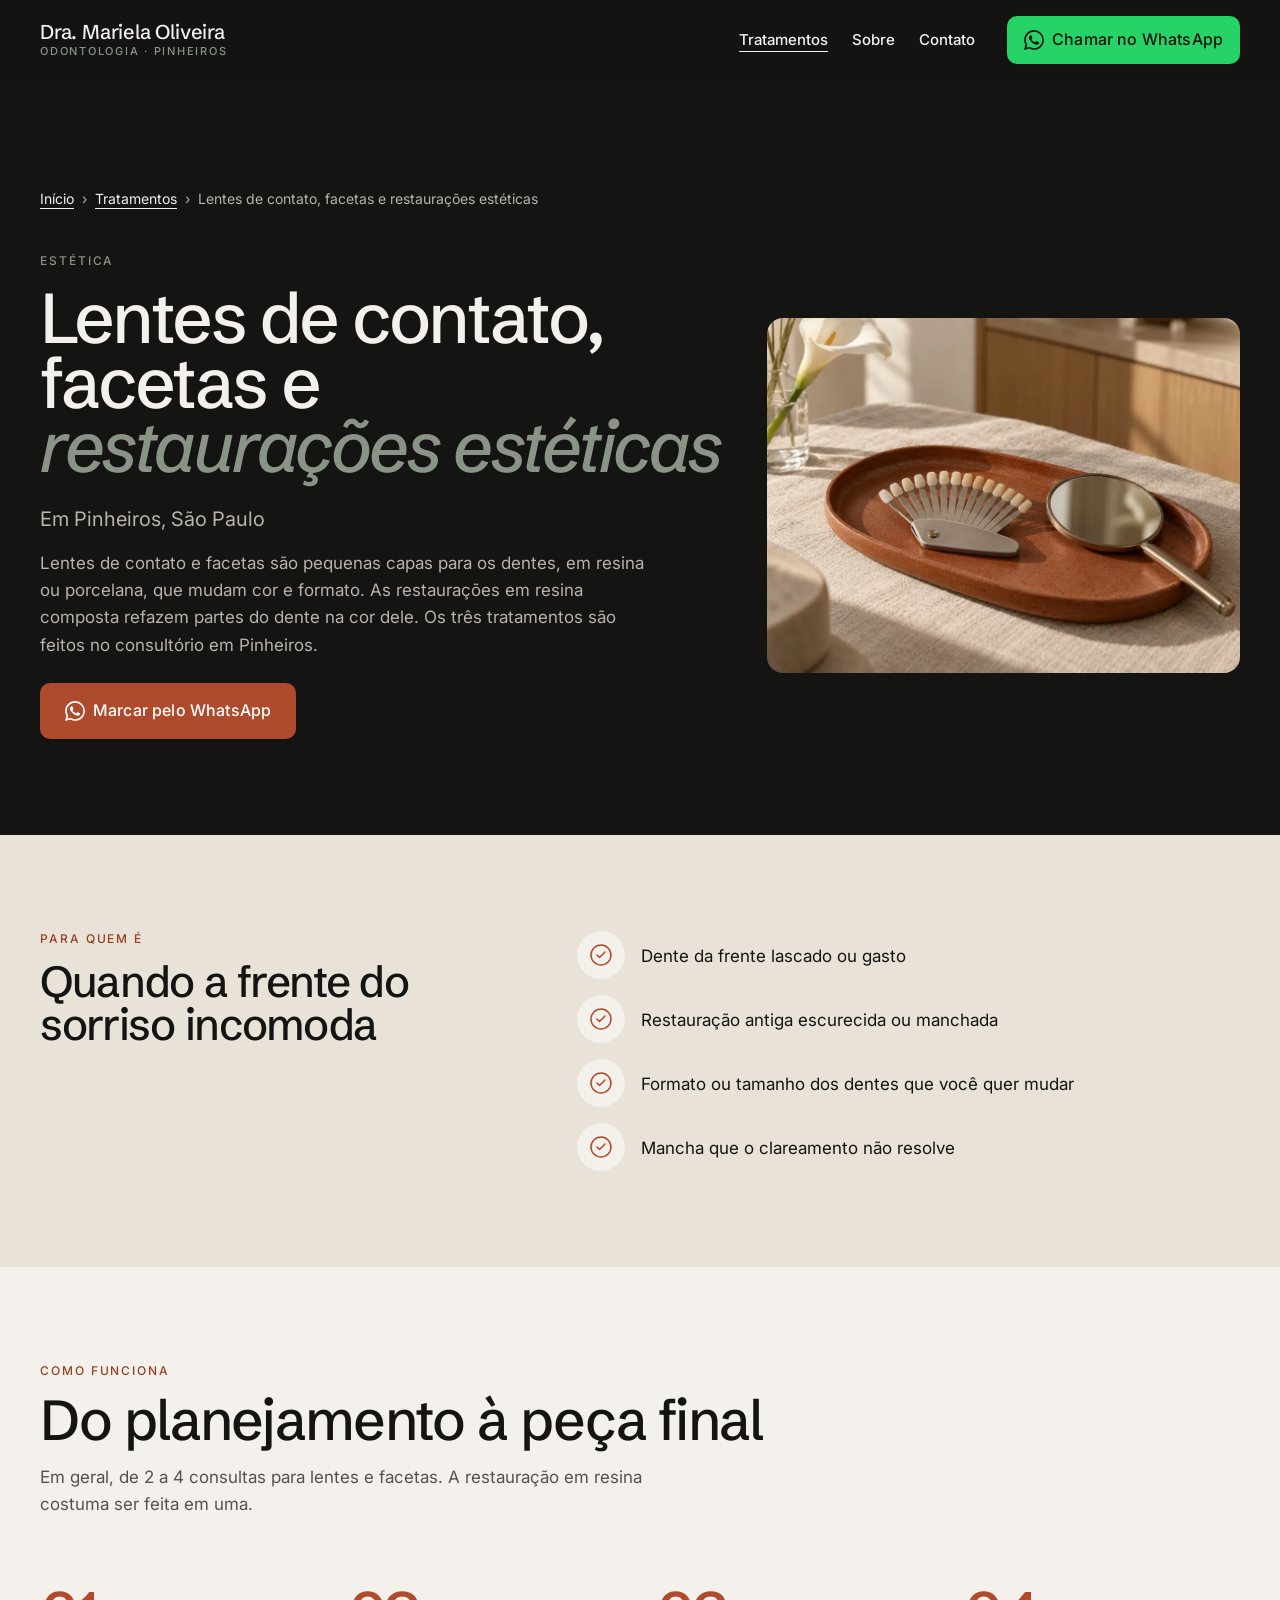
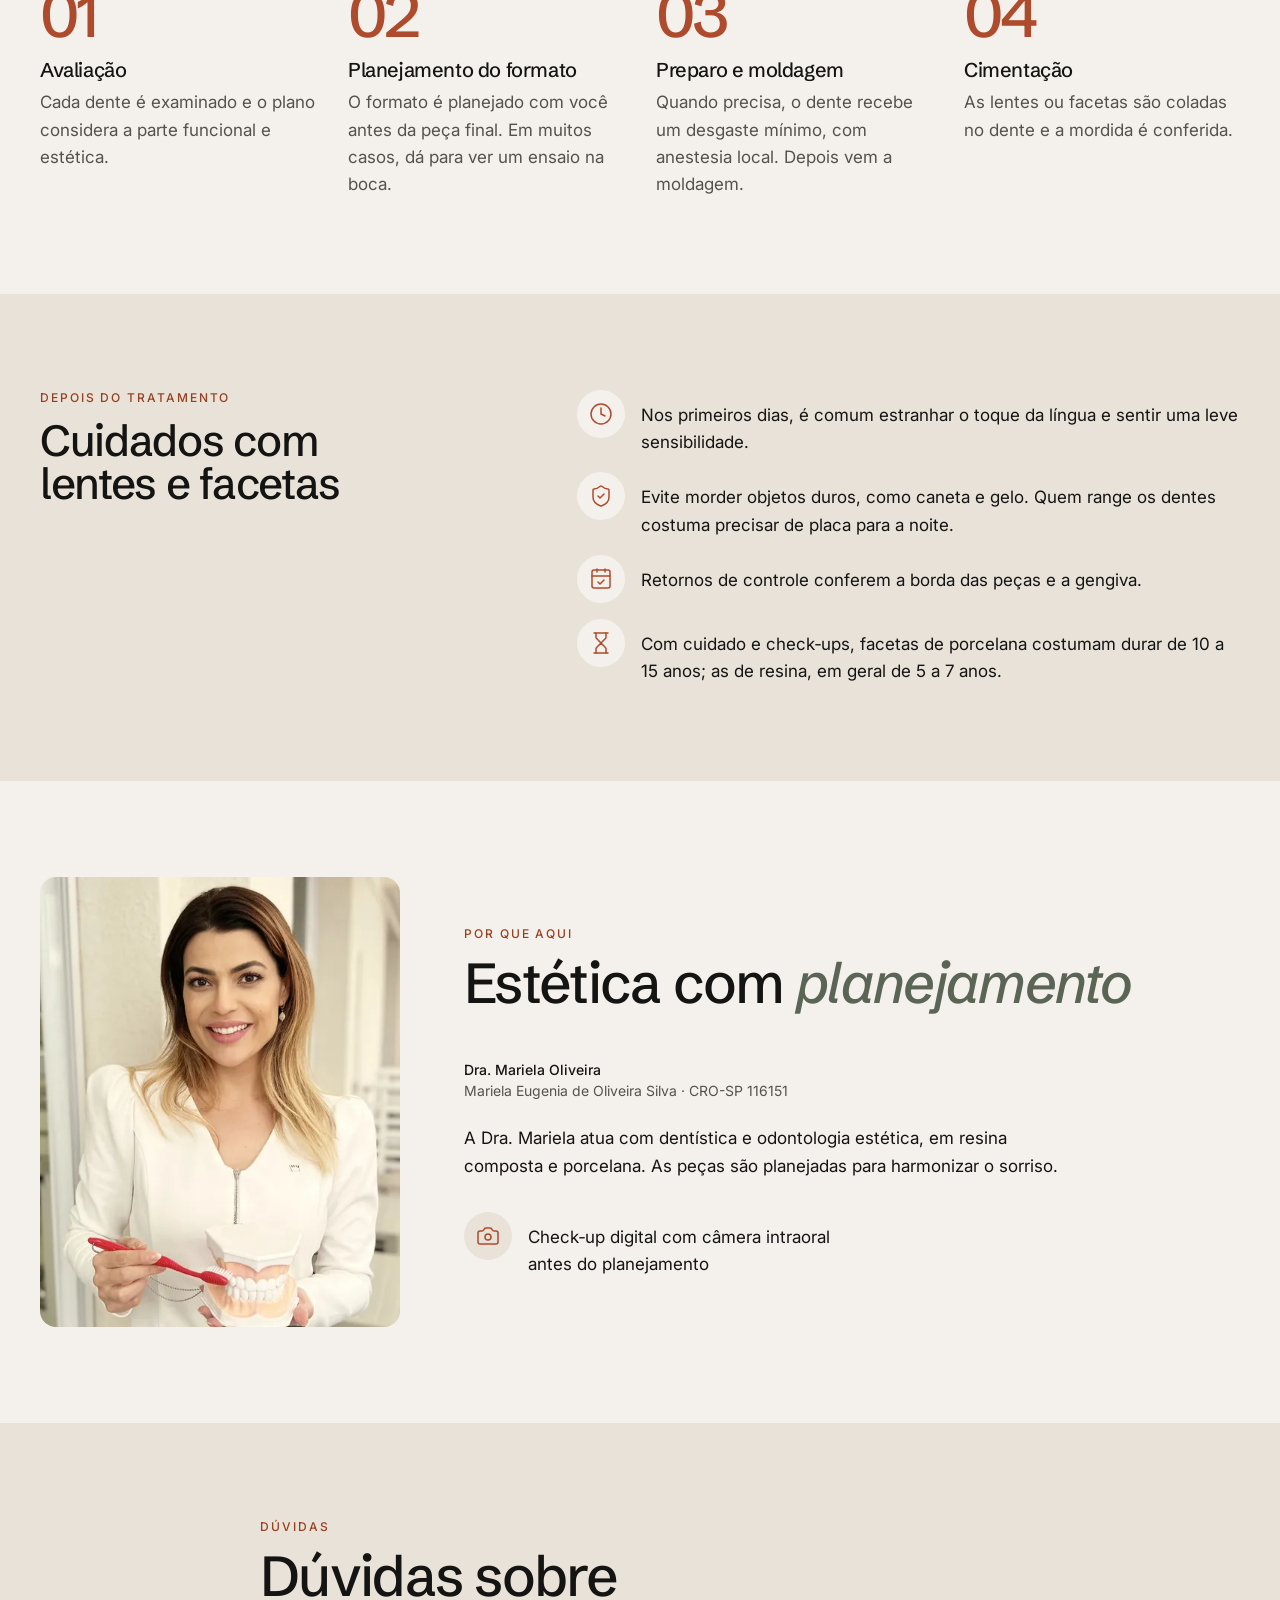
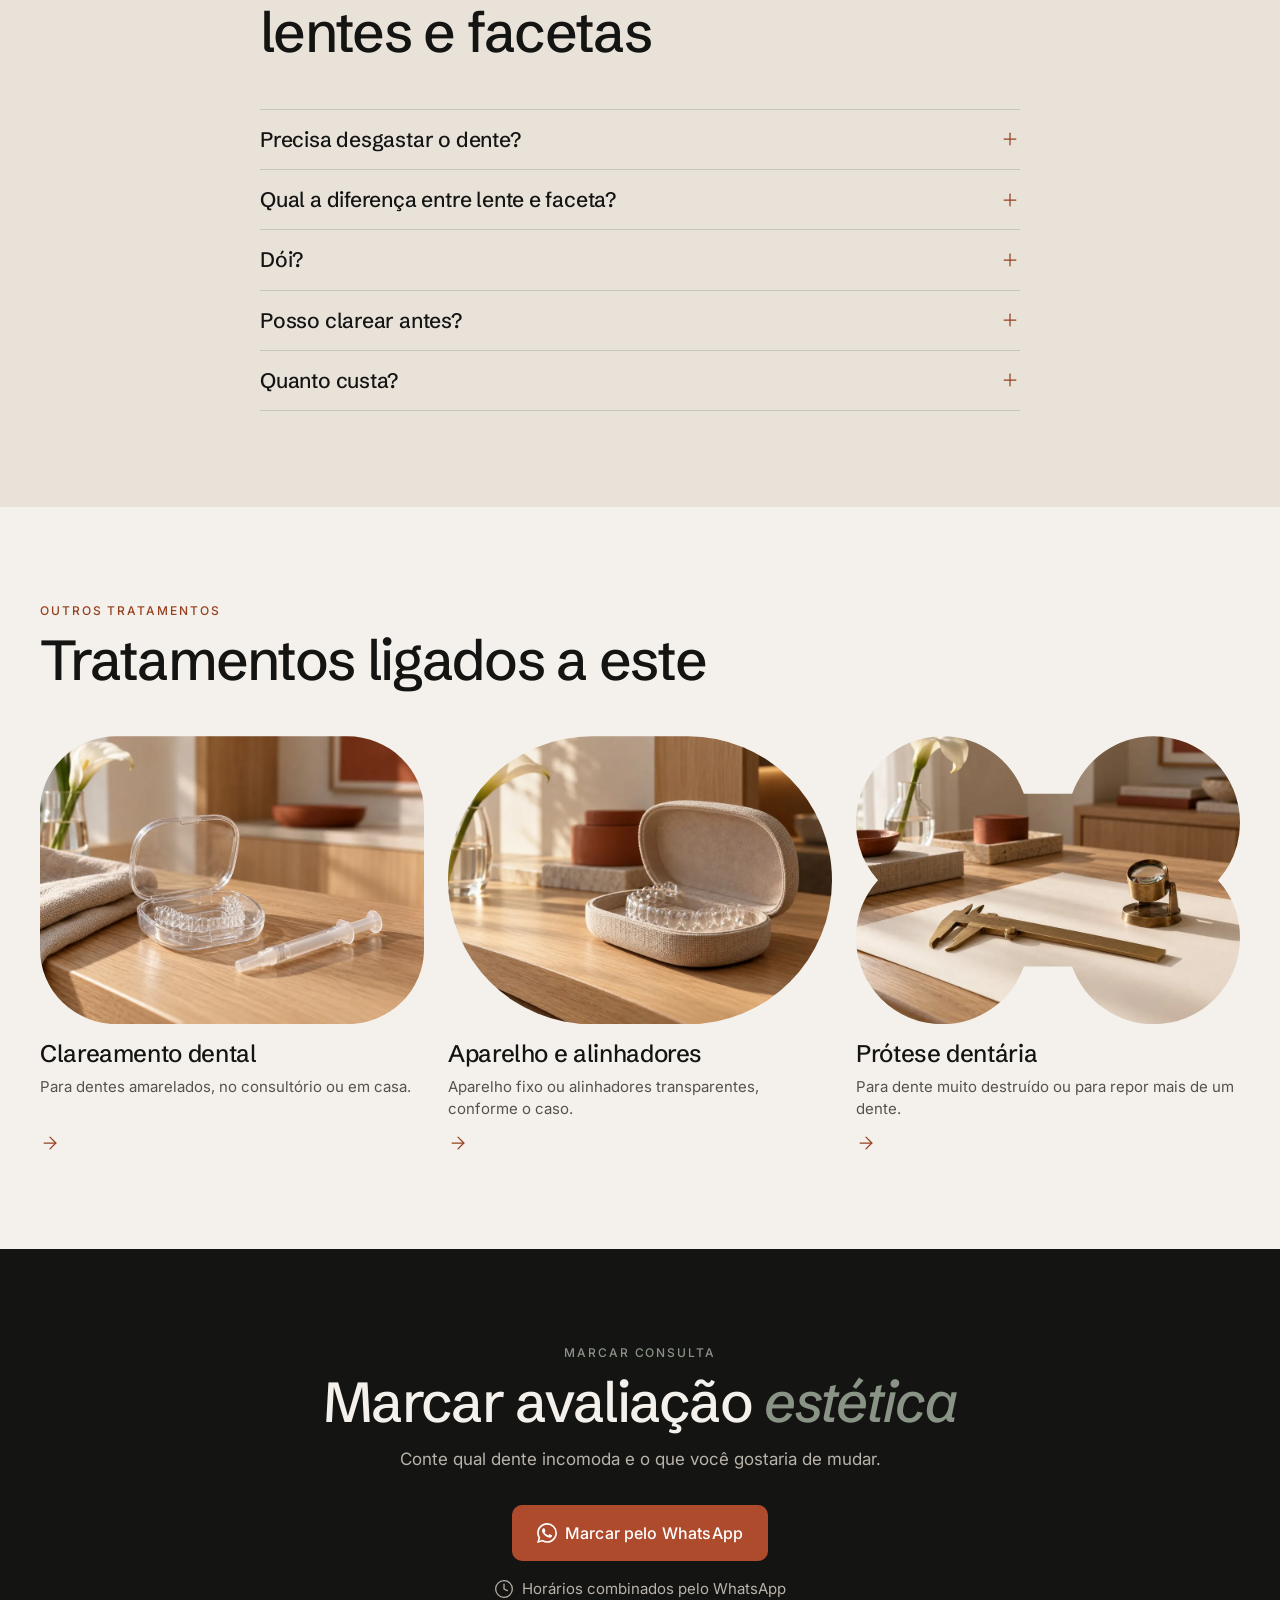
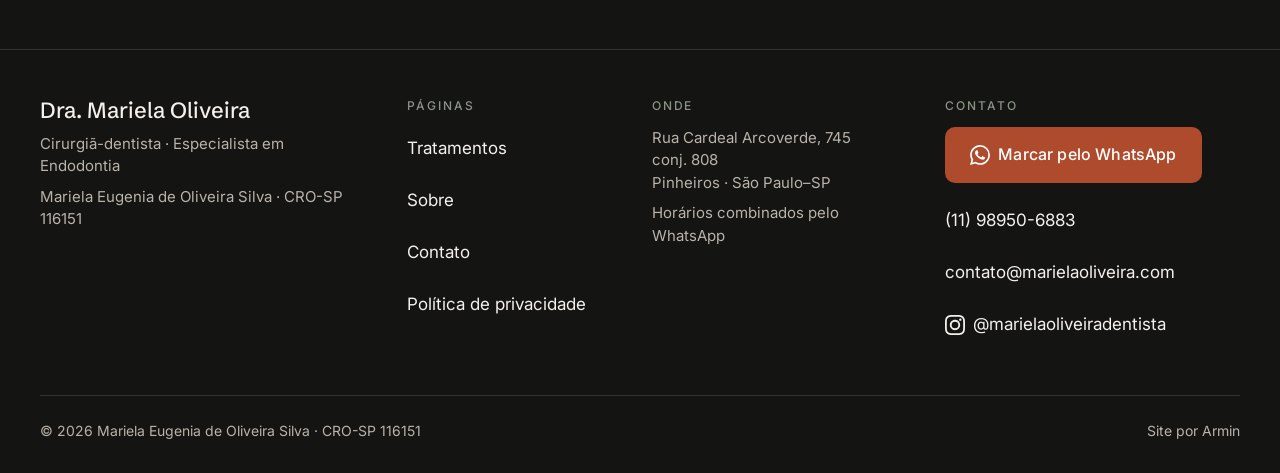
<file: tratamentos-lentes-de-contato-e-facetas.html>
<!DOCTYPE html>
<!-- GERADO por _src/build.py a partir de _src/dados.py e _src/partes/. NÃO EDITE ESTE ARQUIVO: edite os dados e rode python3 _src/build.py -->
<html lang="pt-BR">
<head>
<meta charset="UTF-8">
<meta name="viewport" content="width=device-width, initial-scale=1">
<!-- PRÉ-VENDA: não remover até o Armin fechar a venda -->
<meta name="robots" content="noindex, nofollow">
<title>Lentes e facetas em Pinheiros · Dra. Mariela Oliveira</title>
<meta name="description" content="Lentes de contato, facetas em resina ou porcelana e restaurações estéticas: etapas, cuidados e dúvidas. Consultório em Pinheiros, São Paulo.">
<meta property="og:title" content="Lentes e facetas em Pinheiros · Dra. Mariela Oliveira">
<meta property="og:description" content="Lentes de contato, facetas em resina ou porcelana e restaurações estéticas: etapas, cuidados e dúvidas. Consultório em Pinheiros, São Paulo.">
<meta property="og:type" content="website">
<meta property="og:locale" content="pt_BR">
<meta name="twitter:card" content="summary_large_image">
<meta property="og:image" content="https://infomediamethods-sys.github.io/mariela-oliveira-dentista/assets/img/og-lentes-de-contato-e-facetas.jpg">
<meta name="theme-color" content="#141413">
<link rel="icon" href="data:image/svg+xml,%3Csvg%20xmlns%3D%22http%3A//www.w3.org/2000/svg%22%20viewBox%3D%220%200%2064%2064%22%3E%3Crect%20width%3D%2264%22%20height%3D%2264%22%20rx%3D%2214%22%20fill%3D%22%23141413%22/%3E%3Ctext%20x%3D%2232%22%20y%3D%2242%22%20text-anchor%3D%22middle%22%20font-family%3D%22Schibsted%20Grotesk%2CArial%2Csans-serif%22%20font-size%3D%2227%22%20fill%3D%22%23F4F1EC%22%3EMO%3C/text%3E%3C/svg%3E">
<link rel="preconnect" href="https://fonts.googleapis.com">
<link rel="preconnect" href="https://fonts.gstatic.com" crossorigin>
<link href="https://fonts.googleapis.com/css2?family=Inter:wght@400;500&amp;family=Schibsted+Grotesk:ital,wght@0,500;1,500&amp;display=swap" rel="stylesheet">
<link rel="preload" as="image" type="image/webp" media="(max-width: 899px)" imagesrcset="assets/img/porta-lentes-de-contato-e-facetas-480.webp 480w, assets/img/porta-lentes-de-contato-e-facetas-960.webp 960w" imagesizes="100vw">
<link rel="preload" as="image" type="image/webp" media="(min-width: 900px)" imagesrcset="assets/img/porta-lentes-de-contato-e-facetas-960.webp 960w, assets/img/porta-lentes-de-contato-e-facetas-1600.webp 1600w" imagesizes="(min-width: 1200px) 480px, 40vw">
<link rel="stylesheet" href="assets/css/base.css">
<link rel="stylesheet" href="assets/css/style.css">
<script type="application/ld+json">{"@context": "https://schema.org", "@type": "FAQPage", "mainEntity": [{"@type": "Question", "name": "Precisa desgastar o dente?", "acceptedAnswer": {"@type": "Answer", "text": "Depende do caso. Lentes muito finas às vezes pedem pouco ou nenhum desgaste; facetas costumam pedir um preparo maior."}}, {"@type": "Question", "name": "Qual a diferença entre lente e faceta?", "acceptedAnswer": {"@type": "Answer", "text": "A lente é mais fina, de 0,2 a 0,5 mm. A faceta é mais espessa e muda mais a cor e o formato."}}, {"@type": "Question", "name": "Dói?", "acceptedAnswer": {"@type": "Answer", "text": "O preparo, quando existe, é feito com anestesia local."}}, {"@type": "Question", "name": "Posso clarear antes?", "acceptedAnswer": {"@type": "Answer", "text": "É comum clarear antes, porque a cor das peças é escolhida a partir dos dentes vizinhos."}}, {"@type": "Question", "name": "Quanto custa?", "acceptedAnswer": {"@type": "Answer", "text": "O valor depende da avaliação. A consulta é o momento de explicar o plano e o investimento."}}]}</script>
<script type="application/ld+json">{"@context": "https://schema.org", "@type": "BreadcrumbList", "itemListElement": [{"@type": "ListItem", "position": 1, "name": "Início", "item": "https://infomediamethods-sys.github.io/mariela-oliveira-dentista/"}, {"@type": "ListItem", "position": 2, "name": "Tratamentos", "item": "https://infomediamethods-sys.github.io/mariela-oliveira-dentista/tratamentos.html"}, {"@type": "ListItem", "position": 3, "name": "Lentes de contato, facetas e restaurações estéticas"}]}</script>
<script type="application/ld+json">{"@context": "https://schema.org", "@type": "Dentist", "@id": "https://infomediamethods-sys.github.io/mariela-oliveira-dentista/#consultorio", "name": "Dra. Mariela Oliveira - Odontologia Especializada", "url": "https://infomediamethods-sys.github.io/mariela-oliveira-dentista/", "telephone": "+5511989506883", "address": {"@type": "PostalAddress", "streetAddress": "Rua Cardeal Arcoverde, 745, conj. 808", "addressLocality": "São Paulo", "addressRegion": "SP", "addressCountry": "BR", "postalCode": "05407-001"}, "geo": {"@type": "GeoCoordinates", "latitude": -23.5566692, "longitude": -46.6797643}, "email": "contato@marielaoliveira.com", "sameAs": ["https://www.instagram.com/marielaoliveiradentista/", "https://www.google.com/maps/place/Dra.+Mariela+Oliveira+-+Odontologia+Especializada/data=!4m7!3m6!1s0x94ce57330abb421b:0x8c3d53da6326603e!8m2!3d-23.5566692!4d-46.6797643!16s%2Fg%2F11hz_531l5!19sChIJG0K7CjNXzpQRPmAmY9pTPYw"], "image": "https://infomediamethods-sys.github.io/mariela-oliveira-dentista/assets/img/og-inicio.jpg", "employee": {"@id": "https://infomediamethods-sys.github.io/mariela-oliveira-dentista/#dentista"}}</script>
<script type="application/ld+json">{"@context": "https://schema.org", "@type": "Person", "@id": "https://infomediamethods-sys.github.io/mariela-oliveira-dentista/#dentista", "name": "Mariela Eugenia de Oliveira Silva", "alternateName": "Dra. Mariela Oliveira", "jobTitle": "Cirurgiã-dentista · CRO-SP 116151", "url": "https://infomediamethods-sys.github.io/mariela-oliveira-dentista/", "identifier": {"@type": "PropertyValue", "propertyID": "CRO-SP", "value": "116151"}, "worksFor": {"@id": "https://infomediamethods-sys.github.io/mariela-oliveira-dentista/#consultorio"}, "hasCredential": {"@type": "EducationalOccupationalCredential", "credentialCategory": "Especialidade registrada no CFO", "name": "Especialista em Endodontia"}}</script>

</head>
<body class="pagina-interna">
<a class="pular-conteudo" href="#conteudo">Pular para o conteúdo</a>
<svg class="mascaras" width="0" height="0" aria-hidden="true" focusable="false"><defs><clipPath id="mascara-1" clipPathUnits="objectBoundingBox"><rect width="1" height="1" rx=".2" ry=".26"/></clipPath><clipPath id="mascara-2" clipPathUnits="objectBoundingBox"><rect width="1" height="1" rx=".375" ry=".5"/></clipPath><clipPath id="mascara-3" clipPathUnits="objectBoundingBox"><ellipse cx=".225" cy=".3" rx=".225" ry=".3"/><ellipse cx=".775" cy=".3" rx=".225" ry=".3"/><ellipse cx=".225" cy=".7" rx=".225" ry=".3"/><ellipse cx=".775" cy=".7" rx=".225" ry=".3"/><rect x=".2" y=".2" width=".6" height=".6"/></clipPath></defs></svg><header data-header class="cabecalho">
  <div class="container cabecalho__linha">
    <a class="marca" href="index.html"><span class="marca__nome">Dra. Mariela Oliveira</span><span class="marca__sub">Odontologia · Pinheiros</span></a>
    <nav class="cabecalho__nav" aria-label="Páginas"><a href="tratamentos.html" aria-current="page">Tratamentos</a><a href="sobre.html">Sobre</a><a href="contato.html">Contato</a></nav>
    <a class="botao botao--whatsapp cabecalho__botao" href="https://wa.me/5511989506883?text=Ol%C3%A1%21%20Vim%20pelo%20site%20e%20quero%20marcar%20uma%20avalia%C3%A7%C3%A3o." target="_blank" rel="noopener" data-origem="cabecalho"><svg class="icone icone--linha icone--marca" width="20" height="20" fill="currentColor" aria-hidden="true" focusable="false" role="img" viewBox="0 0 24 24" xmlns="http://www.w3.org/2000/svg"><path d="M17.472 14.382c-.297-.149-1.758-.867-2.03-.967-.273-.099-.471-.148-.67.15-.197.297-.767.966-.94 1.164-.173.199-.347.223-.644.075-.297-.15-1.255-.463-2.39-1.475-.883-.788-1.48-1.761-1.653-2.059-.173-.297-.018-.458.13-.606.134-.133.298-.347.446-.52.149-.174.198-.298.298-.497.099-.198.05-.371-.025-.52-.075-.149-.669-1.612-.916-2.207-.242-.579-.487-.5-.669-.51-.173-.008-.371-.01-.57-.01-.198 0-.52.074-.792.372-.272.297-1.04 1.016-1.04 2.479 0 1.462 1.065 2.875 1.213 3.074.149.198 2.096 3.2 5.077 4.487.709.306 1.262.489 1.694.625.712.227 1.36.195 1.871.118.571-.085 1.758-.719 2.006-1.413.248-.694.248-1.289.173-1.413-.074-.124-.272-.198-.57-.347m-5.421 7.403h-.004a9.87 9.87 0 01-5.031-1.378l-.361-.214-3.741.982.998-3.648-.235-.374a9.86 9.86 0 01-1.51-5.26c.001-5.45 4.436-9.884 9.888-9.884 2.64 0 5.122 1.03 6.988 2.898a9.825 9.825 0 012.893 6.994c-.003 5.45-4.437 9.884-9.885 9.884m8.413-18.297A11.815 11.815 0 0012.05 0C5.495 0 .16 5.335.157 11.892c0 2.096.547 4.142 1.588 5.945L.057 24l6.305-1.654a11.882 11.882 0 005.683 1.448h.005c6.554 0 11.89-5.335 11.893-11.893a11.821 11.821 0 00-3.48-8.413Z"/></svg><span><span class="cabecalho__botao-extra">Chamar no </span>WhatsApp</span></a>
    
  </div>
  
</header>

<main id="conteudo">
<section class="heroi heroi--procedimento" data-heroi><div class="container"><nav class="trilha heroi__entra" style="--atraso:.1s" aria-label="Você está em"><a href="index.html">Início</a><span aria-hidden="true">›</span><a href="tratamentos.html">Tratamentos</a><span aria-hidden="true">›</span><span aria-current="page">Lentes de contato, facetas e restaurações estéticas</span></nav><div class="heroi__grade"><div class="heroi__texto"><p class="rotulo heroi__entra" style="--atraso:.15s">Estética</p><h1 class="heroi__entra" style="--atraso:.22s">Lentes de contato, facetas e <em>restaurações estéticas</em></h1><p class="heroi__apoio heroi__entra" style="--atraso:.3s">Em Pinheiros, São Paulo</p><p class="heroi__oque heroi__entra" style="--atraso:.38s">Lentes de contato e facetas são pequenas capas para os dentes, em resina ou porcelana, que mudam cor e formato. As restaurações em resina composta refazem partes do dente na cor dele. Os três tratamentos são feitos no consultório em Pinheiros.</p><div class="heroi__acoes heroi__entra" style="--atraso:.45s"><a class="botao botao--primario" href="https://wa.me/5511989506883?text=Ol%C3%A1%21%20Vi%20a%20p%C3%A1gina%20de%20Lentes%20de%20contato%2C%20facetas%20e%20restaura%C3%A7%C3%B5es%20est%C3%A9ticas%20no%20site%20e%20quero%20marcar%20uma%20avalia%C3%A7%C3%A3o." target="_blank" rel="noopener" data-origem="lentes-de-contato-e-facetas"><svg class="icone icone--linha icone--marca" width="20" height="20" fill="currentColor" aria-hidden="true" focusable="false" role="img" viewBox="0 0 24 24" xmlns="http://www.w3.org/2000/svg"><path d="M17.472 14.382c-.297-.149-1.758-.867-2.03-.967-.273-.099-.471-.148-.67.15-.197.297-.767.966-.94 1.164-.173.199-.347.223-.644.075-.297-.15-1.255-.463-2.39-1.475-.883-.788-1.48-1.761-1.653-2.059-.173-.297-.018-.458.13-.606.134-.133.298-.347.446-.52.149-.174.198-.298.298-.497.099-.198.05-.371-.025-.52-.075-.149-.669-1.612-.916-2.207-.242-.579-.487-.5-.669-.51-.173-.008-.371-.01-.57-.01-.198 0-.52.074-.792.372-.272.297-1.04 1.016-1.04 2.479 0 1.462 1.065 2.875 1.213 3.074.149.198 2.096 3.2 5.077 4.487.709.306 1.262.489 1.694.625.712.227 1.36.195 1.871.118.571-.085 1.758-.719 2.006-1.413.248-.694.248-1.289.173-1.413-.074-.124-.272-.198-.57-.347m-5.421 7.403h-.004a9.87 9.87 0 01-5.031-1.378l-.361-.214-3.741.982.998-3.648-.235-.374a9.86 9.86 0 01-1.51-5.26c.001-5.45 4.436-9.884 9.888-9.884 2.64 0 5.122 1.03 6.988 2.898a9.825 9.825 0 012.893 6.994c-.003 5.45-4.437 9.884-9.885 9.884m8.413-18.297A11.815 11.815 0 0012.05 0C5.495 0 .16 5.335.157 11.892c0 2.096.547 4.142 1.588 5.945L.057 24l6.305-1.654a11.882 11.882 0 005.683 1.448h.005c6.554 0 11.89-5.335 11.893-11.893a11.821 11.821 0 00-3.48-8.413Z"/></svg><span>Marcar pelo WhatsApp</span></a></div></div><div class="heroi__lado heroi__entra" style="--atraso:.3s"><div class="midia proporcao-card heroi__midia"><picture><source type="image/webp" media="(max-width: 899px)" srcset="assets/img/porta-lentes-de-contato-e-facetas-480.webp 480w, assets/img/porta-lentes-de-contato-e-facetas-960.webp 960w" sizes="100vw"><source type="image/webp" srcset="assets/img/porta-lentes-de-contato-e-facetas-960.webp 960w, assets/img/porta-lentes-de-contato-e-facetas-1600.webp 1600w" sizes="(min-width: 1200px) 480px, 40vw"><img src="assets/img/porta-lentes-de-contato-e-facetas-960.jpg" width="960" height="720" alt="Lentes de contato e facetas em Pinheiros: escala de cores de dentes em leque sobre bandeja terracota, com espelho de mão" decoding="async" fetchpriority="high"></picture></div></div></div></div></section>
<section class="secao secao--claro-2" id="para-quem"><div class="container proc__grade"><div class="cabeca revelar"><p class="rotulo">Para quem é</p><h2>Quando a frente do sorriso incomoda</h2></div><ul class="lista lista--circulo  revelar" role="list"><li><span class="icone-circulo"><svg aria-hidden="true" focusable="false" class="icone icone--circle-check" xmlns="http://www.w3.org/2000/svg" width="24" height="24" viewBox="0 0 24 24" fill="none" stroke="currentColor" stroke-width="1.5" stroke-linecap="round" stroke-linejoin="round" ><circle cx="12" cy="12" r="10" /><path d="m16 9-5.5 5.5L8 12" /></svg></span><div class="lista__texto"><span>Dente da frente lascado ou gasto</span></div></li><li><span class="icone-circulo"><svg aria-hidden="true" focusable="false" class="icone icone--circle-check" xmlns="http://www.w3.org/2000/svg" width="24" height="24" viewBox="0 0 24 24" fill="none" stroke="currentColor" stroke-width="1.5" stroke-linecap="round" stroke-linejoin="round" ><circle cx="12" cy="12" r="10" /><path d="m16 9-5.5 5.5L8 12" /></svg></span><div class="lista__texto"><span>Restauração antiga escurecida ou manchada</span></div></li><li><span class="icone-circulo"><svg aria-hidden="true" focusable="false" class="icone icone--circle-check" xmlns="http://www.w3.org/2000/svg" width="24" height="24" viewBox="0 0 24 24" fill="none" stroke="currentColor" stroke-width="1.5" stroke-linecap="round" stroke-linejoin="round" ><circle cx="12" cy="12" r="10" /><path d="m16 9-5.5 5.5L8 12" /></svg></span><div class="lista__texto"><span>Formato ou tamanho dos dentes que você quer mudar</span></div></li><li><span class="icone-circulo"><svg aria-hidden="true" focusable="false" class="icone icone--circle-check" xmlns="http://www.w3.org/2000/svg" width="24" height="24" viewBox="0 0 24 24" fill="none" stroke="currentColor" stroke-width="1.5" stroke-linecap="round" stroke-linejoin="round" ><circle cx="12" cy="12" r="10" /><path d="m16 9-5.5 5.5L8 12" /></svg></span><div class="lista__texto"><span>Mancha que o clareamento não resolve</span></div></li></ul></div></section>
<section class="secao secao--claro" id="como-funciona"><div class="container"><div class="cabeca revelar"><p class="rotulo">Como funciona</p><h2>Do planejamento à peça final</h2><p class="apoio">Em geral, de 2 a 4 consultas para lentes e facetas. A restauração em resina costuma ser feita em uma.</p></div><ol class="passos passos--curto revelar" role="list"><li class="passo"><span class="passo__numero">01</span><div class="passo__corpo"><h3 class="passo__titulo">Avaliação</h3><p>Cada dente é examinado e o plano considera a parte funcional e estética.</p></div></li><li class="passo"><span class="passo__numero">02</span><div class="passo__corpo"><h3 class="passo__titulo">Planejamento do formato</h3><p>O formato é planejado com você antes da peça final. Em muitos casos, dá para ver um ensaio na boca.</p></div></li><li class="passo"><span class="passo__numero">03</span><div class="passo__corpo"><h3 class="passo__titulo">Preparo e moldagem</h3><p>Quando precisa, o dente recebe um desgaste mínimo, com anestesia local. Depois vem a moldagem.</p></div></li><li class="passo"><span class="passo__numero">04</span><div class="passo__corpo"><h3 class="passo__titulo">Cimentação</h3><p>As lentes ou facetas são coladas no dente e a mordida é conferida.</p></div></li></ol></div></section>
<section class="secao secao--claro-2" id="depois"><div class="container proc__grade"><div class="cabeca revelar"><p class="rotulo">Depois do tratamento</p><h2>Cuidados com lentes e facetas</h2></div><ul class="lista lista--circulo lista--depois revelar" role="list"><li><span class="icone-circulo"><svg aria-hidden="true" focusable="false" class="icone icone--clock" xmlns="http://www.w3.org/2000/svg" width="24" height="24" viewBox="0 0 24 24" fill="none" stroke="currentColor" stroke-width="1.5" stroke-linecap="round" stroke-linejoin="round" ><circle cx="12" cy="12" r="10" /><path d="M12 6v6l4 2" /></svg></span><div class="lista__texto"><span>Nos primeiros dias, é comum estranhar o toque da língua e sentir uma leve sensibilidade.</span></div></li><li><span class="icone-circulo"><svg aria-hidden="true" focusable="false" class="icone icone--shield-check" xmlns="http://www.w3.org/2000/svg" width="24" height="24" viewBox="0 0 24 24" fill="none" stroke="currentColor" stroke-width="1.5" stroke-linecap="round" stroke-linejoin="round" ><path d="M20 13c0 5-3.5 7.5-7.66 8.95a1 1 0 0 1-.67-.01C7.5 20.5 4 18 4 13V6a1 1 0 0 1 1-1c2 0 4.5-1.2 6.24-2.72a1.17 1.17 0 0 1 1.52 0C14.51 3.81 17 5 19 5a1 1 0 0 1 1 1z" /><path d="m9 12 2 2 4-4" /></svg></span><div class="lista__texto"><span>Evite morder objetos duros, como caneta e gelo. Quem range os dentes costuma precisar de placa para a noite.</span></div></li><li><span class="icone-circulo"><svg aria-hidden="true" focusable="false" class="icone icone--calendar-check" xmlns="http://www.w3.org/2000/svg" width="24" height="24" viewBox="0 0 24 24" fill="none" stroke="currentColor" stroke-width="1.5" stroke-linecap="round" stroke-linejoin="round" ><path d="M8 2v3" /><path d="M16 2v3" /><rect x="3" y="3" width="18" height="18" rx="2" /><path d="M3 9h18" /><path d="m9 15 2 2 4-4" /></svg></span><div class="lista__texto"><span>Retornos de controle conferem a borda das peças e a gengiva.</span></div></li><li><span class="icone-circulo"><svg aria-hidden="true" focusable="false" class="icone icone--hourglass" xmlns="http://www.w3.org/2000/svg" width="24" height="24" viewBox="0 0 24 24" fill="none" stroke="currentColor" stroke-width="1.5" stroke-linecap="round" stroke-linejoin="round" ><path d="M5 22h14" /><path d="M5 2h14" /><path d="M17 22v-4.172a2 2 0 0 0-.586-1.414L12 12l-4.414 4.414A2 2 0 0 0 7 17.828V22" /><path d="M7 2v4.172a2 2 0 0 0 .586 1.414L12 12l4.414-4.414A2 2 0 0 0 17 6.172V2" /></svg></span><div class="lista__texto"><span>Com cuidado e check‑ups, facetas de porcelana costumam durar de 10 a 15 anos; as de resina, em geral de 5 a 7 anos.</span></div></li></ul></div></section>
<section class="secao secao--claro pessoa pessoa--curta" id="por-que-aqui"><div class="container pessoa__grade"><div class="pessoa__foto revelar"><div class="midia proporcao-retrato pessoa__midia"><picture><source type="image/webp" media="(max-width: 899px)" srcset="assets/img/dentista-480.webp 480w, assets/img/dentista-960.webp 960w" sizes="(max-width: 599px) 100vw, 360px"><source type="image/webp" srcset="assets/img/dentista-960.webp 960w, assets/img/dentista-480.webp 480w" sizes="360px"><img src="assets/img/dentista-960.jpg" width="960" height="1200" alt="Dra. Mariela Oliveira, cirurgiã-dentista, de jaleco, segurando um modelo de arcada" decoding="async" ></picture></div></div><div class="pessoa__texto"><div class="cabeca revelar"><p class="rotulo">Por que aqui</p><h2>Estética com <em>planejamento</em></h2></div><p class="registro pessoa__registro"><span class="registro__linha"><span class="registro__parte">Dra. Mariela Oliveira</span></span><span class="registro__linha"><span class="registro__parte">Mariela Eugenia de Oliveira Silva</span><span class="registro__parte">CRO-SP 116151</span></span></p><div class="pessoa__prosa revelar"><p>A Dra. Mariela atua com dentística e odontologia estética, em resina composta e porcelana. As peças são planejadas para harmonizar o sorriso.</p></div><ul class="lista lista--circulo pessoa__itens revelar" role="list"><li><span class="icone-circulo"><svg aria-hidden="true" focusable="false" class="icone icone--camera" xmlns="http://www.w3.org/2000/svg" width="24" height="24" viewBox="0 0 24 24" fill="none" stroke="currentColor" stroke-width="1.5" stroke-linecap="round" stroke-linejoin="round" ><path d="M13.997 4a2 2 0 0 1 1.76 1.05l.486.9A2 2 0 0 0 18.003 7H20a2 2 0 0 1 2 2v9a2 2 0 0 1-2 2H4a2 2 0 0 1-2-2V9a2 2 0 0 1 2-2h1.997a2 2 0 0 0 1.759-1.048l.489-.904A2 2 0 0 1 10.004 4z" /><circle cx="12" cy="13" r="3" /></svg></span><div class="lista__texto"><span>Check‑up digital com câmera intraoral antes do planejamento</span></div></li></ul></div></div></section>
<section class="secao secao--claro-2" id="duvidas"><div class="container--estreito"><div class="cabeca revelar"><p class="rotulo">Dúvidas</p><h2>Dúvidas sobre lentes e facetas</h2></div><div class="faq revelar" id="duvidas-lista" data-acordeao><details class="faq__item"><summary><span>Precisa desgastar o dente?</span><svg aria-hidden="true" focusable="false" class="icone icone--linha icone--plus" xmlns="http://www.w3.org/2000/svg" width="20" height="20" viewBox="0 0 24 24" fill="none" stroke="currentColor" stroke-width="1.5" stroke-linecap="round" stroke-linejoin="round" ><path d="M5 12h14" /><path d="M12 5v14" /></svg></summary><div class="faq__resposta"><p>Depende do caso. Lentes muito finas às vezes pedem pouco ou nenhum desgaste; facetas costumam pedir um preparo maior.</p></div></details><details class="faq__item"><summary><span>Qual a diferença entre lente e faceta?</span><svg aria-hidden="true" focusable="false" class="icone icone--linha icone--plus" xmlns="http://www.w3.org/2000/svg" width="20" height="20" viewBox="0 0 24 24" fill="none" stroke="currentColor" stroke-width="1.5" stroke-linecap="round" stroke-linejoin="round" ><path d="M5 12h14" /><path d="M12 5v14" /></svg></summary><div class="faq__resposta"><p>A lente é mais fina, de 0,2 a 0,5 mm. A faceta é mais espessa e muda mais a cor e o formato.</p></div></details><details class="faq__item"><summary><span>Dói?</span><svg aria-hidden="true" focusable="false" class="icone icone--linha icone--plus" xmlns="http://www.w3.org/2000/svg" width="20" height="20" viewBox="0 0 24 24" fill="none" stroke="currentColor" stroke-width="1.5" stroke-linecap="round" stroke-linejoin="round" ><path d="M5 12h14" /><path d="M12 5v14" /></svg></summary><div class="faq__resposta"><p>O preparo, quando existe, é feito com anestesia local.</p></div></details><details class="faq__item"><summary><span>Posso clarear antes?</span><svg aria-hidden="true" focusable="false" class="icone icone--linha icone--plus" xmlns="http://www.w3.org/2000/svg" width="20" height="20" viewBox="0 0 24 24" fill="none" stroke="currentColor" stroke-width="1.5" stroke-linecap="round" stroke-linejoin="round" ><path d="M5 12h14" /><path d="M12 5v14" /></svg></summary><div class="faq__resposta"><p>É comum clarear antes, porque a cor das peças é escolhida a partir dos dentes vizinhos.</p></div></details><details class="faq__item"><summary><span>Quanto custa?</span><svg aria-hidden="true" focusable="false" class="icone icone--linha icone--plus" xmlns="http://www.w3.org/2000/svg" width="20" height="20" viewBox="0 0 24 24" fill="none" stroke="currentColor" stroke-width="1.5" stroke-linecap="round" stroke-linejoin="round" ><path d="M5 12h14" /><path d="M12 5v14" /></svg></summary><div class="faq__resposta"><p>O valor depende da avaliação. A consulta é o momento de explicar o plano e o investimento.</p></div></details></div></div></section>
<section class="secao secao--claro" id="outros"><div class="container"><div class="cabeca revelar"><p class="rotulo">Outros tratamentos</p><h2>Tratamentos ligados a este</h2></div><div class="grade grade--3 grade--portas grade--outros revelar-grupo"><a class="card card--link" href="tratamentos-clareamento-dental.html" data-mascara="1" data-grupos="Estética"><div class="midia proporcao-card card__midia"><picture><source type="image/webp" media="(max-width: 899px)" srcset="assets/img/porta-clareamento-dental-480.webp 480w, assets/img/porta-clareamento-dental-960.webp 960w" sizes="(max-width: 599px) 36vw, 168px"><source type="image/webp" srcset="assets/img/porta-clareamento-dental-960.webp 960w, assets/img/porta-clareamento-dental-1600.webp 1600w" sizes="(min-width: 900px) 280px, 168px"><img src="assets/img/porta-clareamento-dental-960.jpg" width="960" height="720" alt="Estojo transparente com moldeira de clareamento e seringa de gel fechada" decoding="async" ></picture></div><div class="card__corpo"><h3 class="card__titulo">Clareamento dental</h3><p class="card__texto">Para dentes amarelados, no consultório ou em casa.</p><span class="card__seta" aria-hidden="true"><svg aria-hidden="true" focusable="false" class="icone icone--linha icone--arrow-right" xmlns="http://www.w3.org/2000/svg" width="20" height="20" viewBox="0 0 24 24" fill="none" stroke="currentColor" stroke-width="1.5" stroke-linecap="round" stroke-linejoin="round" ><path d="M5 12h14" /><path d="m12 5 7 7-7 7" /></svg></span></div></a><a class="card card--link" href="tratamentos-ortodontia.html" data-mascara="2" data-grupos="Estética"><div class="midia proporcao-card card__midia"><picture><source type="image/webp" media="(max-width: 899px)" srcset="assets/img/porta-ortodontia-480.webp 480w, assets/img/porta-ortodontia-960.webp 960w" sizes="(max-width: 599px) 36vw, 168px"><source type="image/webp" srcset="assets/img/porta-ortodontia-960.webp 960w, assets/img/porta-ortodontia-1600.webp 1600w" sizes="(min-width: 900px) 280px, 168px"><img src="assets/img/porta-ortodontia-960.jpg" width="960" height="720" alt="Alinhador transparente no estojo de linho aberto, sobre carvalho" decoding="async" loading="lazy"></picture></div><div class="card__corpo"><h3 class="card__titulo">Aparelho e alinhadores</h3><p class="card__texto">Aparelho fixo ou alinhadores transparentes, conforme o caso.</p><span class="card__seta" aria-hidden="true"><svg aria-hidden="true" focusable="false" class="icone icone--linha icone--arrow-right" xmlns="http://www.w3.org/2000/svg" width="20" height="20" viewBox="0 0 24 24" fill="none" stroke="currentColor" stroke-width="1.5" stroke-linecap="round" stroke-linejoin="round" ><path d="M5 12h14" /><path d="m12 5 7 7-7 7" /></svg></span></div></a><a class="card card--link" href="tratamentos-protese-dentaria.html" data-mascara="3" data-grupos="Reposição de dentes"><div class="midia proporcao-card card__midia"><picture><source type="image/webp" media="(max-width: 899px)" srcset="assets/img/porta-protese-dentaria-480.webp 480w, assets/img/porta-protese-dentaria-960.webp 960w" sizes="(max-width: 599px) 36vw, 168px"><source type="image/webp" srcset="assets/img/porta-protese-dentaria-960.webp 960w, assets/img/porta-protese-dentaria-1600.webp 1600w" sizes="(min-width: 900px) 280px, 168px"><img src="assets/img/porta-protese-dentaria-960.jpg" width="960" height="720" alt="Paquímetro de latão e lupa de bancada sobre papel creme" decoding="async" loading="lazy"></picture></div><div class="card__corpo"><h3 class="card__titulo">Prótese dentária</h3><p class="card__texto">Para dente muito destruído ou para repor mais de um dente.</p><span class="card__seta" aria-hidden="true"><svg aria-hidden="true" focusable="false" class="icone icone--linha icone--arrow-right" xmlns="http://www.w3.org/2000/svg" width="20" height="20" viewBox="0 0 24 24" fill="none" stroke="currentColor" stroke-width="1.5" stroke-linecap="round" stroke-linejoin="round" ><path d="M5 12h14" /><path d="m12 5 7 7-7 7" /></svg></span></div></a></div></div></section>
<section class="secao secao--escuro cta" id="contato"><div class="container--estreito cta__caixa revelar"><p class="rotulo">Marcar consulta</p><h2>Marcar avaliação <em>estética</em></h2><p class="cta__texto">Conte qual dente incomoda e o que você gostaria de mudar.</p><div class="cta__acoes"><a class="botao botao--primario" href="https://wa.me/5511989506883?text=Ol%C3%A1%21%20Vi%20a%20p%C3%A1gina%20de%20Lentes%20de%20contato%2C%20facetas%20e%20restaura%C3%A7%C3%B5es%20est%C3%A9ticas%20no%20site%20e%20quero%20marcar%20uma%20avalia%C3%A7%C3%A3o." target="_blank" rel="noopener" data-origem="lentes-de-contato-e-facetas"><svg class="icone icone--linha icone--marca" width="20" height="20" fill="currentColor" aria-hidden="true" focusable="false" role="img" viewBox="0 0 24 24" xmlns="http://www.w3.org/2000/svg"><path d="M17.472 14.382c-.297-.149-1.758-.867-2.03-.967-.273-.099-.471-.148-.67.15-.197.297-.767.966-.94 1.164-.173.199-.347.223-.644.075-.297-.15-1.255-.463-2.39-1.475-.883-.788-1.48-1.761-1.653-2.059-.173-.297-.018-.458.13-.606.134-.133.298-.347.446-.52.149-.174.198-.298.298-.497.099-.198.05-.371-.025-.52-.075-.149-.669-1.612-.916-2.207-.242-.579-.487-.5-.669-.51-.173-.008-.371-.01-.57-.01-.198 0-.52.074-.792.372-.272.297-1.04 1.016-1.04 2.479 0 1.462 1.065 2.875 1.213 3.074.149.198 2.096 3.2 5.077 4.487.709.306 1.262.489 1.694.625.712.227 1.36.195 1.871.118.571-.085 1.758-.719 2.006-1.413.248-.694.248-1.289.173-1.413-.074-.124-.272-.198-.57-.347m-5.421 7.403h-.004a9.87 9.87 0 01-5.031-1.378l-.361-.214-3.741.982.998-3.648-.235-.374a9.86 9.86 0 01-1.51-5.26c.001-5.45 4.436-9.884 9.888-9.884 2.64 0 5.122 1.03 6.988 2.898a9.825 9.825 0 012.893 6.994c-.003 5.45-4.437 9.884-9.885 9.884m8.413-18.297A11.815 11.815 0 0012.05 0C5.495 0 .16 5.335.157 11.892c0 2.096.547 4.142 1.588 5.945L.057 24l6.305-1.654a11.882 11.882 0 005.683 1.448h.005c6.554 0 11.89-5.335 11.893-11.893a11.821 11.821 0 00-3.48-8.413Z"/></svg><span>Marcar pelo WhatsApp</span></a></div><div class="cta__info"><p class="cta__horario"><svg aria-hidden="true" focusable="false" class="icone icone--linha icone--clock" xmlns="http://www.w3.org/2000/svg" width="20" height="20" viewBox="0 0 24 24" fill="none" stroke="currentColor" stroke-width="1.5" stroke-linecap="round" stroke-linejoin="round" ><circle cx="12" cy="12" r="10" /><path d="M12 6v6l4 2" /></svg><span>Horários combinados pelo WhatsApp</span></p></div></div></section>
</main>
<footer class="rodape">
  <div class="container">
    <div class="rodape__grade">
      <div class="rodape__col">
        <p class="rodape__nome">Dra. Mariela Oliveira</p>
        <p class="rodape__registro">Cirurgiã-dentista · Especialista em Endodontia</p>
        <p class="rodape__texto registro rodape__reg"><span class="registro__linha"><span class="registro__parte">Mariela Eugenia de Oliveira Silva</span><span class="registro__parte">CRO-SP 116151</span></span></p>
      </div>
      <div class="rodape__col"><p class="rotulo">Páginas</p><ul class="rodape__lista" role="list"><li><a href="tratamentos.html">Tratamentos</a></li><li><a href="sobre.html">Sobre</a></li><li><a href="contato.html">Contato</a></li><li><a href="politica-de-privacidade.html">Política de privacidade</a></li></ul></div>
      <div class="rodape__col"><p class="rotulo">Onde</p><address class="rodape__texto">Rua Cardeal Arcoverde, 745<br>conj. 808<br>Pinheiros · São Paulo–SP</address><p class="rodape__texto">Horários combinados pelo WhatsApp</p></div>
      <div class="rodape__col"><p class="rotulo">Contato</p><div class="rodape__botao"><a class="botao botao--primario" href="https://wa.me/5511989506883?text=Ol%C3%A1%21%20Vim%20pelo%20site%20e%20quero%20marcar%20uma%20avalia%C3%A7%C3%A3o." target="_blank" rel="noopener" data-origem="rodape"><svg class="icone icone--linha icone--marca" width="20" height="20" fill="currentColor" aria-hidden="true" focusable="false" role="img" viewBox="0 0 24 24" xmlns="http://www.w3.org/2000/svg"><path d="M17.472 14.382c-.297-.149-1.758-.867-2.03-.967-.273-.099-.471-.148-.67.15-.197.297-.767.966-.94 1.164-.173.199-.347.223-.644.075-.297-.15-1.255-.463-2.39-1.475-.883-.788-1.48-1.761-1.653-2.059-.173-.297-.018-.458.13-.606.134-.133.298-.347.446-.52.149-.174.198-.298.298-.497.099-.198.05-.371-.025-.52-.075-.149-.669-1.612-.916-2.207-.242-.579-.487-.5-.669-.51-.173-.008-.371-.01-.57-.01-.198 0-.52.074-.792.372-.272.297-1.04 1.016-1.04 2.479 0 1.462 1.065 2.875 1.213 3.074.149.198 2.096 3.2 5.077 4.487.709.306 1.262.489 1.694.625.712.227 1.36.195 1.871.118.571-.085 1.758-.719 2.006-1.413.248-.694.248-1.289.173-1.413-.074-.124-.272-.198-.57-.347m-5.421 7.403h-.004a9.87 9.87 0 01-5.031-1.378l-.361-.214-3.741.982.998-3.648-.235-.374a9.86 9.86 0 01-1.51-5.26c.001-5.45 4.436-9.884 9.888-9.884 2.64 0 5.122 1.03 6.988 2.898a9.825 9.825 0 012.893 6.994c-.003 5.45-4.437 9.884-9.885 9.884m8.413-18.297A11.815 11.815 0 0012.05 0C5.495 0 .16 5.335.157 11.892c0 2.096.547 4.142 1.588 5.945L.057 24l6.305-1.654a11.882 11.882 0 005.683 1.448h.005c6.554 0 11.89-5.335 11.893-11.893a11.821 11.821 0 00-3.48-8.413Z"/></svg><span>Marcar pelo WhatsApp</span></a></div><ul class="rodape__lista" role="list"><li><a href="tel:+5511989506883">(11) 98950-6883</a></li><li><a href="mailto:contato@marielaoliveira.com">contato@marielaoliveira.com</a></li><li><a class="rodape__link-icone" href="https://www.instagram.com/marielaoliveiradentista/" target="_blank" rel="noopener"><svg class="icone icone--linha icone--marca" width="20" height="20" fill="currentColor" aria-hidden="true" focusable="false" role="img" viewBox="0 0 24 24" xmlns="http://www.w3.org/2000/svg"><path d="M7.0301.084c-1.2768.0602-2.1487.264-2.911.5634-.7888.3075-1.4575.72-2.1228 1.3877-.6652.6677-1.075 1.3368-1.3802 2.127-.2954.7638-.4956 1.6365-.552 2.914-.0564 1.2775-.0689 1.6882-.0626 4.947.0062 3.2586.0206 3.6671.0825 4.9473.061 1.2765.264 2.1482.5635 2.9107.308.7889.72 1.4573 1.388 2.1228.6679.6655 1.3365 1.0743 2.1285 1.38.7632.295 1.6361.4961 2.9134.552 1.2773.056 1.6884.069 4.9462.0627 3.2578-.0062 3.668-.0207 4.9478-.0814 1.28-.0607 2.147-.2652 2.9098-.5633.7889-.3086 1.4578-.72 2.1228-1.3881.665-.6682 1.0745-1.3378 1.3795-2.1284.2957-.7632.4966-1.636.552-2.9124.056-1.2809.0692-1.6898.063-4.948-.0063-3.2583-.021-3.6668-.0817-4.9465-.0607-1.2797-.264-2.1487-.5633-2.9117-.3084-.7889-.72-1.4568-1.3876-2.1228C21.2982 1.33 20.628.9208 19.8378.6165 19.074.321 18.2017.1197 16.9244.0645 15.6471.0093 15.236-.005 11.977.0014 8.718.0076 8.31.0215 7.0301.0839m.1402 21.6932c-1.17-.0509-1.8053-.2453-2.2287-.408-.5606-.216-.96-.4771-1.3819-.895-.422-.4178-.6811-.8186-.9-1.378-.1644-.4234-.3624-1.058-.4171-2.228-.0595-1.2645-.072-1.6442-.079-4.848-.007-3.2037.0053-3.583.0607-4.848.05-1.169.2456-1.805.408-2.2282.216-.5613.4762-.96.895-1.3816.4188-.4217.8184-.6814 1.3783-.9003.423-.1651 1.0575-.3614 2.227-.4171 1.2655-.06 1.6447-.072 4.848-.079 3.2033-.007 3.5835.005 4.8495.0608 1.169.0508 1.8053.2445 2.228.408.5608.216.96.4754 1.3816.895.4217.4194.6816.8176.9005 1.3787.1653.4217.3617 1.056.4169 2.2263.0602 1.2655.0739 1.645.0796 4.848.0058 3.203-.0055 3.5834-.061 4.848-.051 1.17-.245 1.8055-.408 2.2294-.216.5604-.4763.96-.8954 1.3814-.419.4215-.8181.6811-1.3783.9-.4224.1649-1.0577.3617-2.2262.4174-1.2656.0595-1.6448.072-4.8493.079-3.2045.007-3.5825-.006-4.848-.0608M16.953 5.5864A1.44 1.44 0 1 0 18.39 4.144a1.44 1.44 0 0 0-1.437 1.4424M5.8385 12.012c.0067 3.4032 2.7706 6.1557 6.173 6.1493 3.4026-.0065 6.157-2.7701 6.1506-6.1733-.0065-3.4032-2.771-6.1565-6.174-6.1498-3.403.0067-6.156 2.771-6.1496 6.1738M8 12.0077a4 4 0 1 1 4.008 3.9921A3.9996 3.9996 0 0 1 8 12.0077"/></svg><span>@marielaoliveiradentista</span></a></li></ul></div>
    </div>
    <div class="rodape__base">
      <p class="registro rodape__reg"><span class="registro__linha"><span class="registro__parte">© 2026 Mariela Eugenia de Oliveira Silva</span><span class="registro__parte">CRO-SP 116151</span></span></p>
      <p>Site por Armin</p>
    </div>
  </div>
</footer>

<script src="assets/js/lenis.min.js" defer></script>
<script src="assets/js/main.js" defer></script>
<script src="assets/js/movimento.js" defer></script>
</body>
</html>
</file>
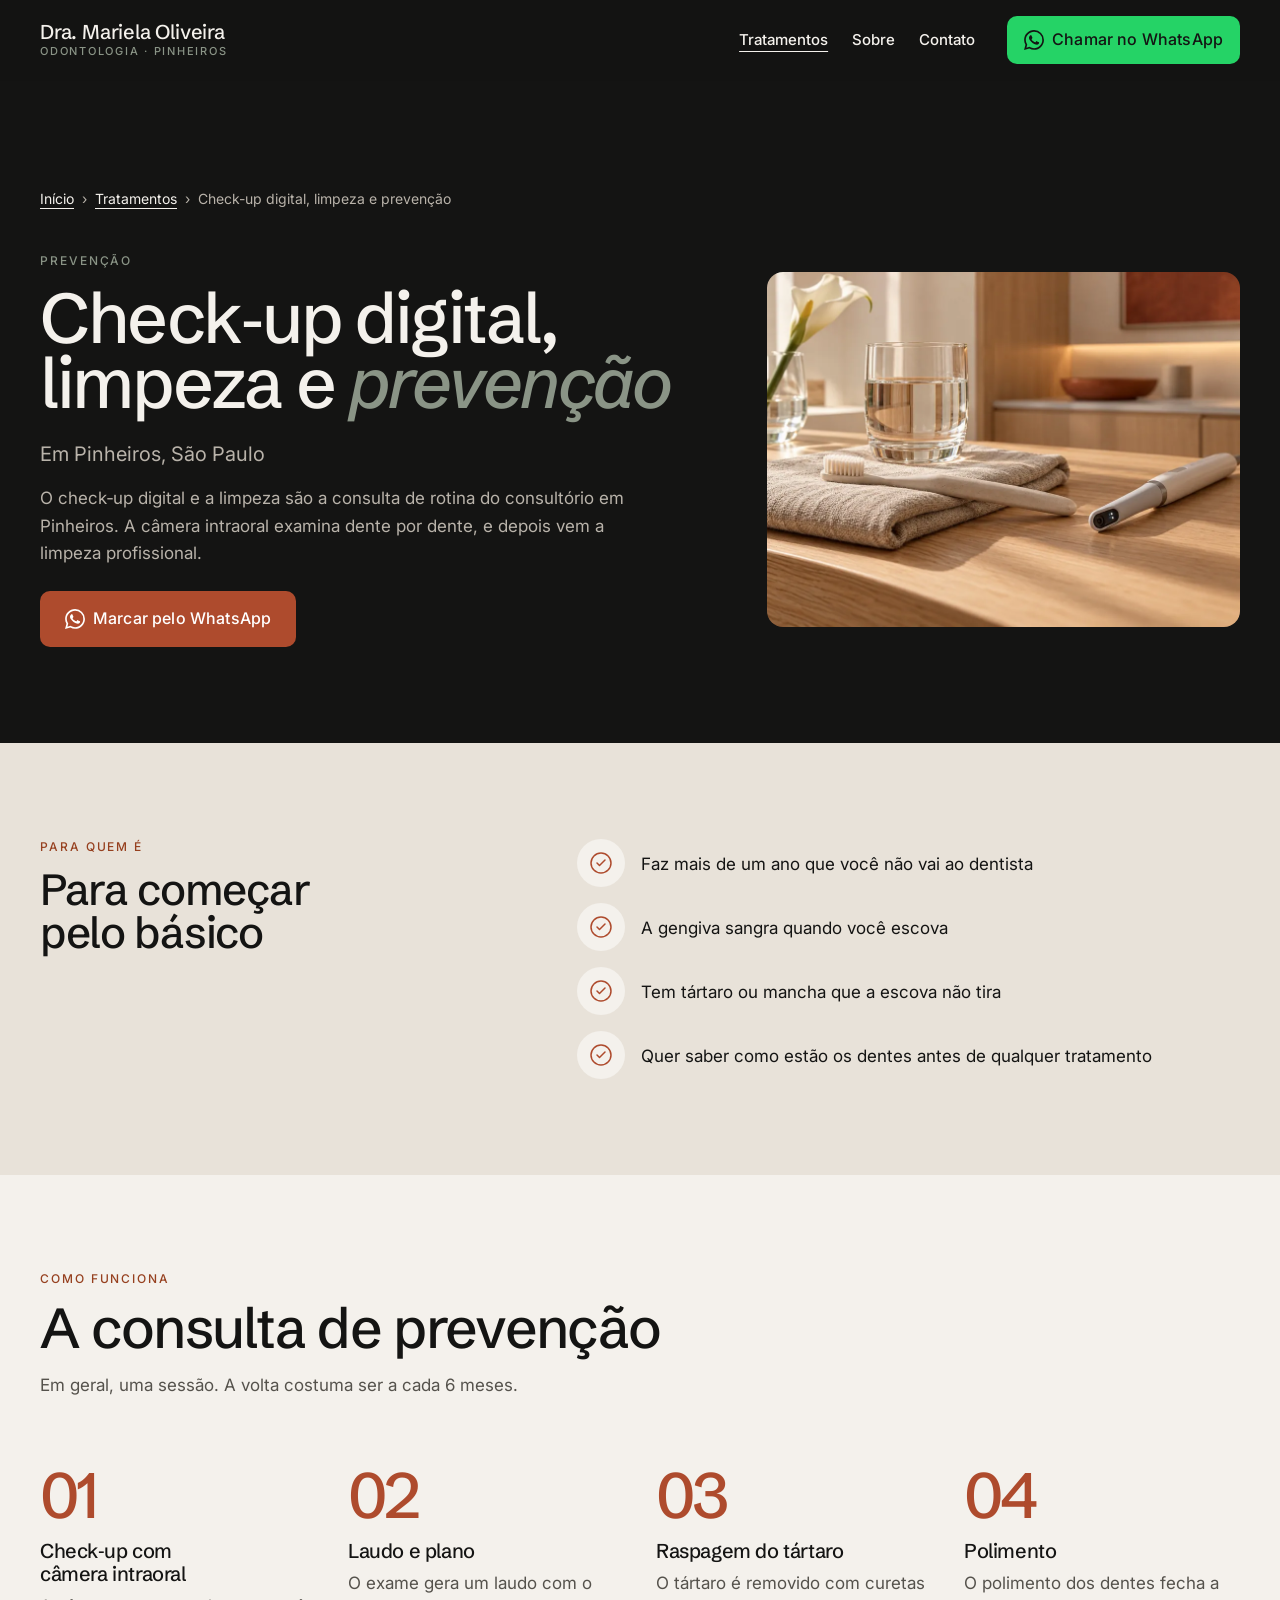
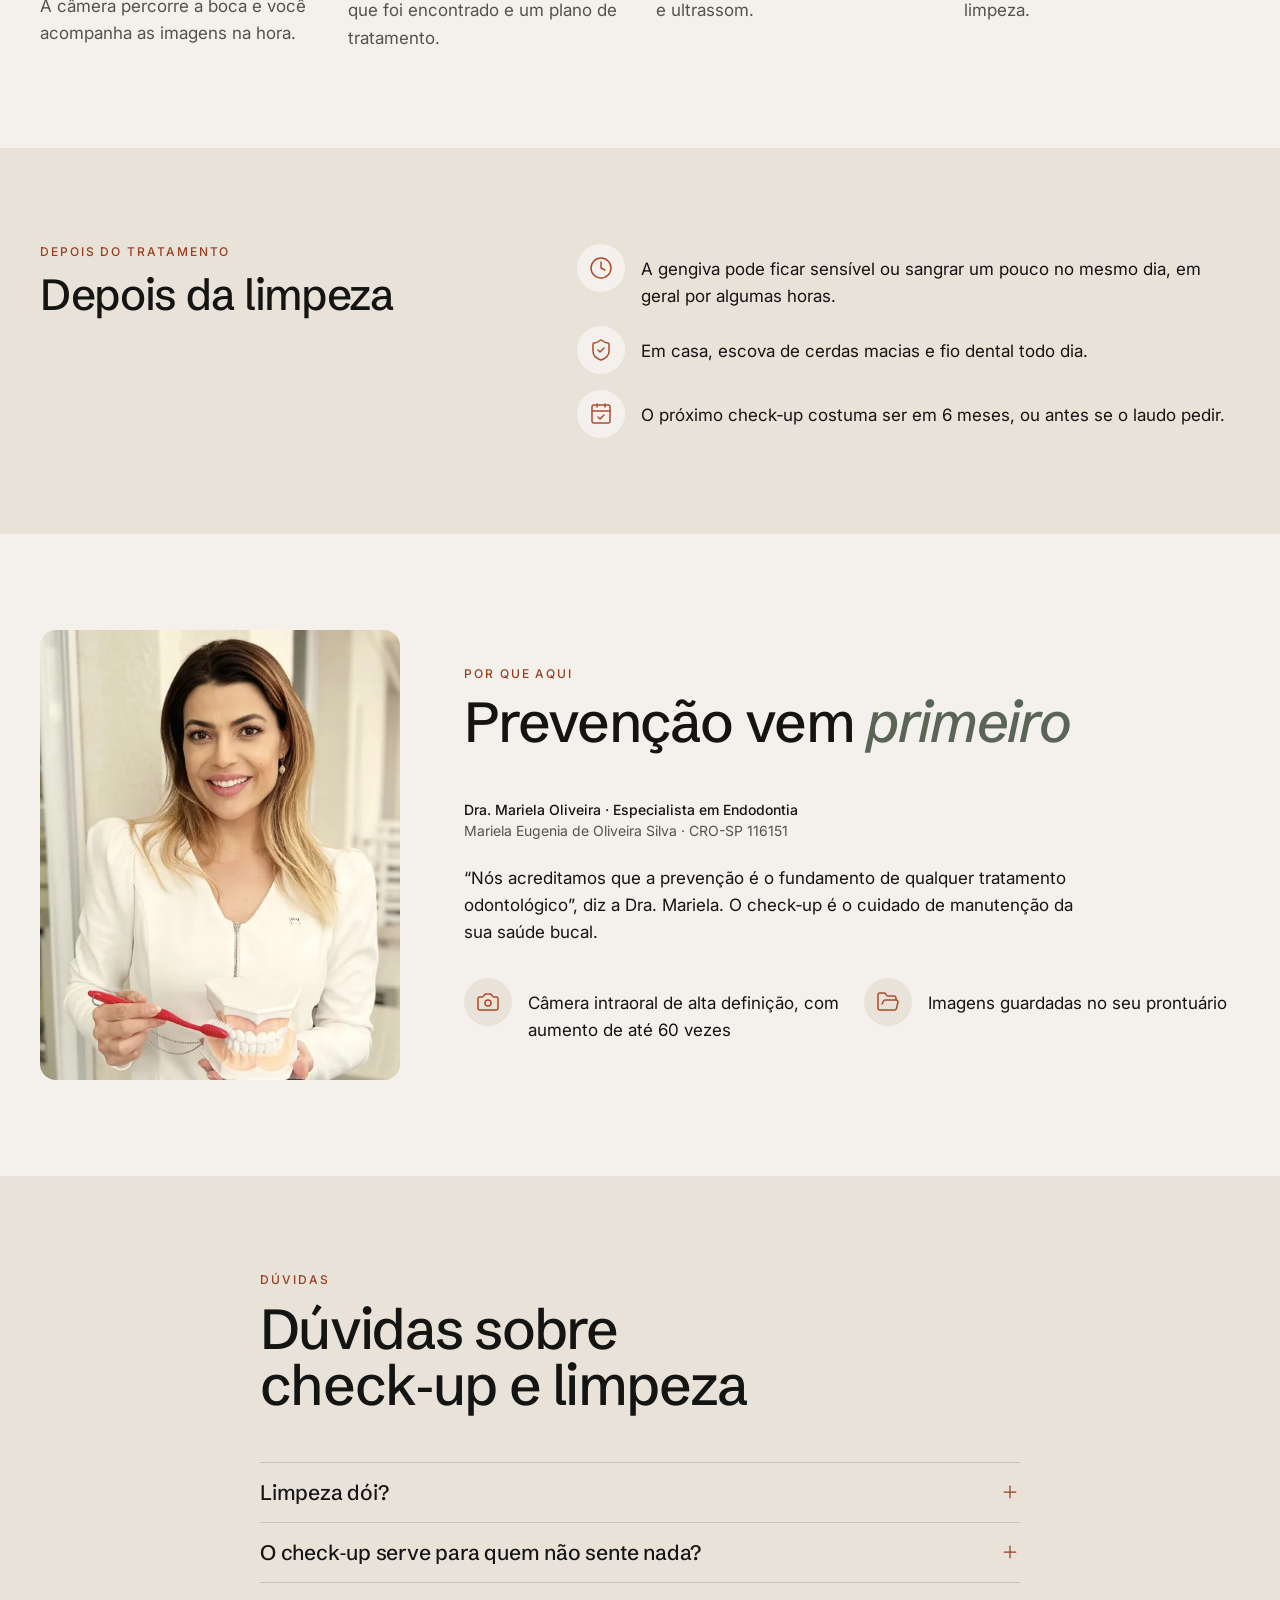
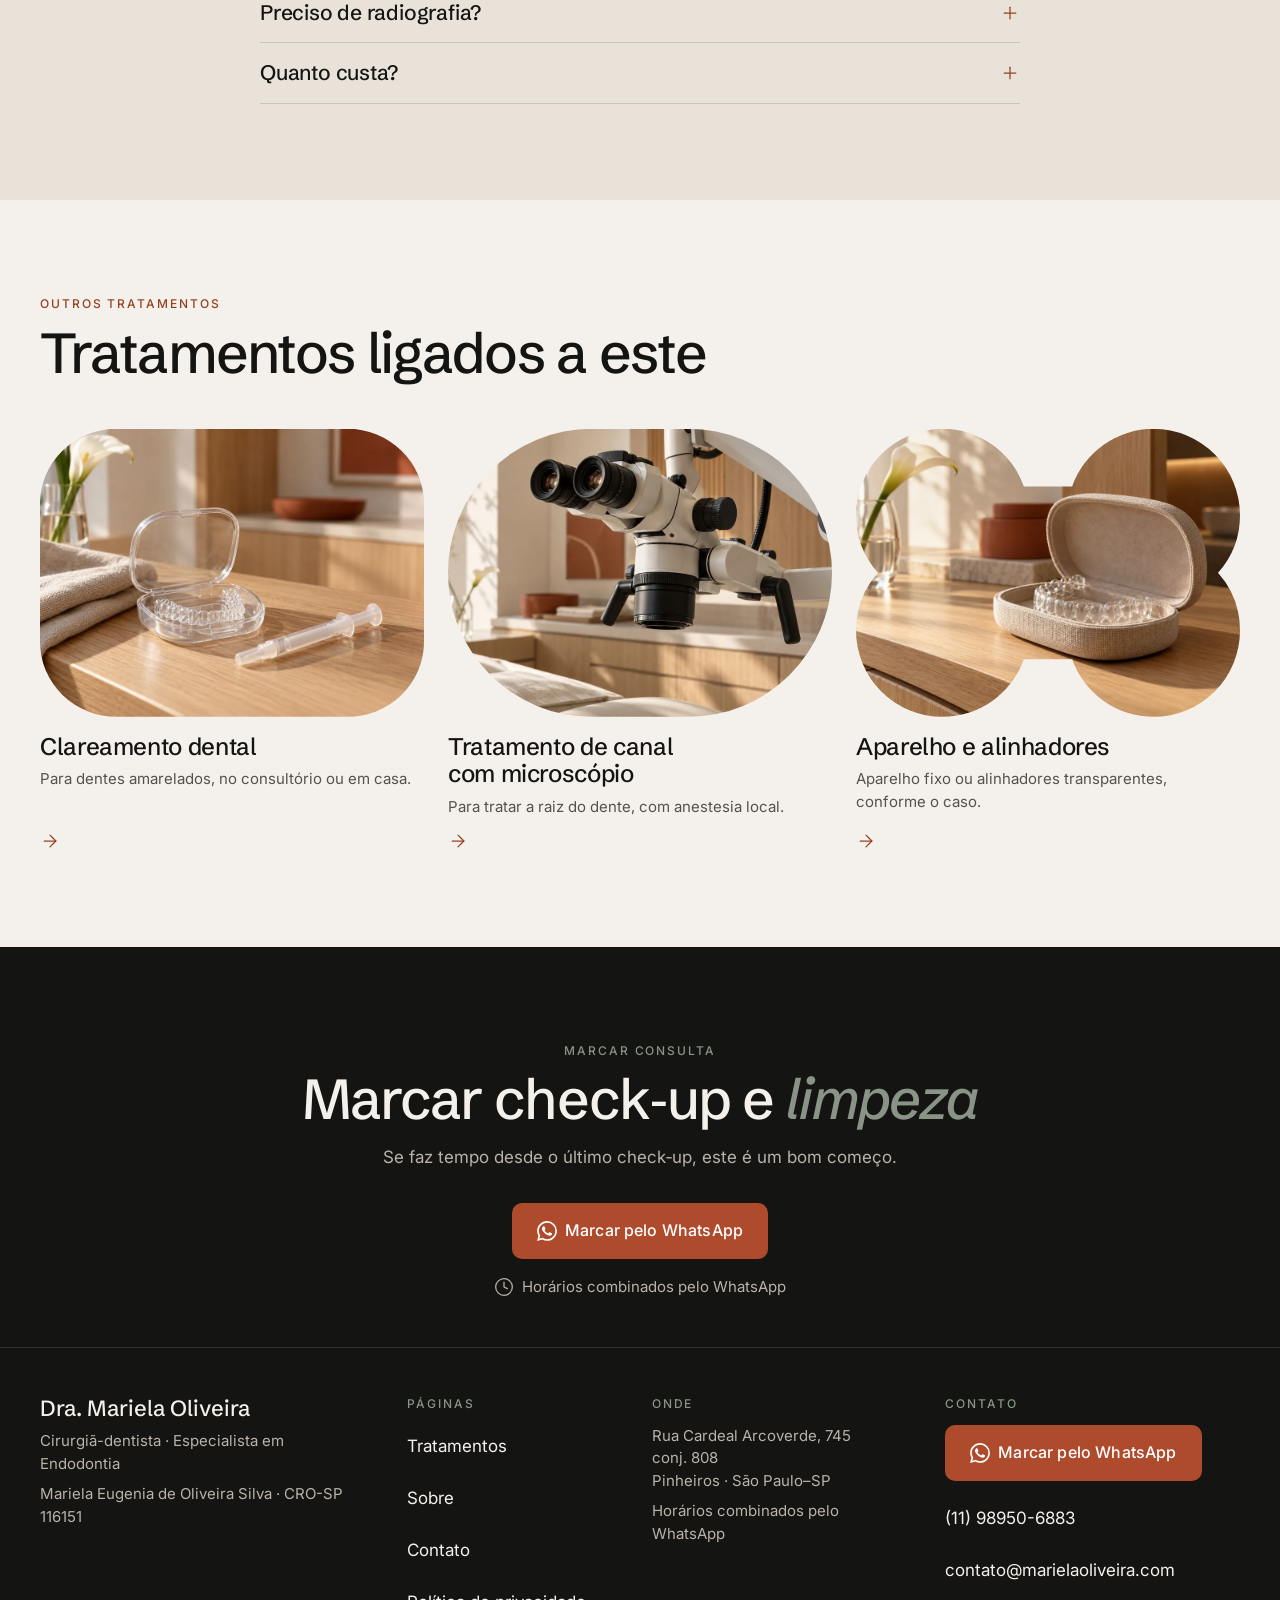
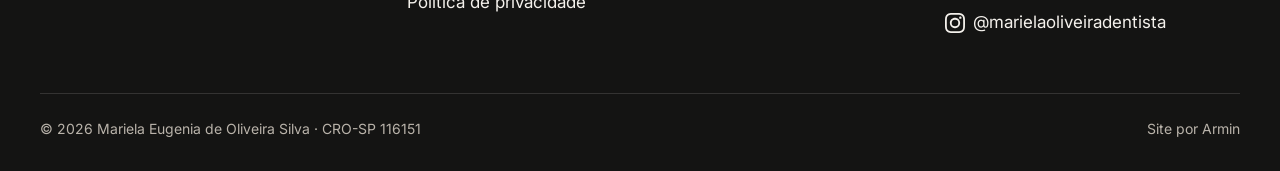
<file: tratamentos-limpeza-e-prevencao.html>
<!DOCTYPE html>
<!-- GERADO por _src/build.py a partir de _src/dados.py e _src/partes/. NÃO EDITE ESTE ARQUIVO: edite os dados e rode python3 _src/build.py -->
<html lang="pt-BR">
<head>
<meta charset="UTF-8">
<meta name="viewport" content="width=device-width, initial-scale=1">
<!-- PRÉ-VENDA: não remover até o Armin fechar a venda -->
<meta name="robots" content="noindex, nofollow">
<title>Check-up e limpeza em Pinheiros · Dra. Mariela Oliveira</title>
<meta name="description" content="Check-up digital com câmera intraoral, laudo com plano de tratamento e limpeza profissional. Consultório na Rua Cardeal Arcoverde, Pinheiros.">
<meta property="og:title" content="Check-up e limpeza em Pinheiros · Dra. Mariela Oliveira">
<meta property="og:description" content="Check-up digital com câmera intraoral, laudo com plano de tratamento e limpeza profissional. Consultório na Rua Cardeal Arcoverde, Pinheiros.">
<meta property="og:type" content="website">
<meta property="og:locale" content="pt_BR">
<meta name="twitter:card" content="summary_large_image">
<meta property="og:image" content="https://infomediamethods-sys.github.io/mariela-oliveira-dentista/assets/img/og-limpeza-e-prevencao.jpg">
<meta name="theme-color" content="#141413">
<link rel="icon" href="data:image/svg+xml,%3Csvg%20xmlns%3D%22http%3A//www.w3.org/2000/svg%22%20viewBox%3D%220%200%2064%2064%22%3E%3Crect%20width%3D%2264%22%20height%3D%2264%22%20rx%3D%2214%22%20fill%3D%22%23141413%22/%3E%3Ctext%20x%3D%2232%22%20y%3D%2242%22%20text-anchor%3D%22middle%22%20font-family%3D%22Schibsted%20Grotesk%2CArial%2Csans-serif%22%20font-size%3D%2227%22%20fill%3D%22%23F4F1EC%22%3EMO%3C/text%3E%3C/svg%3E">
<link rel="preconnect" href="https://fonts.googleapis.com">
<link rel="preconnect" href="https://fonts.gstatic.com" crossorigin>
<link href="https://fonts.googleapis.com/css2?family=Inter:wght@400;500&amp;family=Schibsted+Grotesk:ital,wght@0,500;1,500&amp;display=swap" rel="stylesheet">
<link rel="preload" as="image" type="image/webp" media="(max-width: 899px)" imagesrcset="assets/img/porta-limpeza-e-prevencao-480.webp 480w, assets/img/porta-limpeza-e-prevencao-960.webp 960w" imagesizes="100vw">
<link rel="preload" as="image" type="image/webp" media="(min-width: 900px)" imagesrcset="assets/img/porta-limpeza-e-prevencao-960.webp 960w, assets/img/porta-limpeza-e-prevencao-1600.webp 1600w" imagesizes="(min-width: 1200px) 480px, 40vw">
<link rel="stylesheet" href="assets/css/base.css">
<link rel="stylesheet" href="assets/css/style.css">
<script type="application/ld+json">{"@context": "https://schema.org", "@type": "FAQPage", "mainEntity": [{"@type": "Question", "name": "Limpeza dói?", "acceptedAnswer": {"@type": "Answer", "text": "Em geral, não precisa de anestesia. Se a gengiva estiver sensível ou houver muito tártaro, pode ser usada anestesia local."}}, {"@type": "Question", "name": "O check-up serve para quem não sente nada?", "acceptedAnswer": {"@type": "Answer", "text": "Serve. Cárie e problema de gengiva costumam começar antes de qualquer incômodo."}}, {"@type": "Question", "name": "Preciso de radiografia?", "acceptedAnswer": {"@type": "Answer", "text": "Às vezes. O check-up mostra se algum dente pede radiografia para ver a raiz."}}, {"@type": "Question", "name": "Quanto custa?", "acceptedAnswer": {"@type": "Answer", "text": "O valor depende da avaliação. A consulta é o momento de explicar o plano e o investimento."}}]}</script>
<script type="application/ld+json">{"@context": "https://schema.org", "@type": "BreadcrumbList", "itemListElement": [{"@type": "ListItem", "position": 1, "name": "Início", "item": "https://infomediamethods-sys.github.io/mariela-oliveira-dentista/"}, {"@type": "ListItem", "position": 2, "name": "Tratamentos", "item": "https://infomediamethods-sys.github.io/mariela-oliveira-dentista/tratamentos.html"}, {"@type": "ListItem", "position": 3, "name": "Check-up digital, limpeza e prevenção"}]}</script>
<script type="application/ld+json">{"@context": "https://schema.org", "@type": "Dentist", "@id": "https://infomediamethods-sys.github.io/mariela-oliveira-dentista/#consultorio", "name": "Dra. Mariela Oliveira - Odontologia Especializada", "url": "https://infomediamethods-sys.github.io/mariela-oliveira-dentista/", "telephone": "+5511989506883", "address": {"@type": "PostalAddress", "streetAddress": "Rua Cardeal Arcoverde, 745, conj. 808", "addressLocality": "São Paulo", "addressRegion": "SP", "addressCountry": "BR", "postalCode": "05407-001"}, "geo": {"@type": "GeoCoordinates", "latitude": -23.5566692, "longitude": -46.6797643}, "email": "contato@marielaoliveira.com", "sameAs": ["https://www.instagram.com/marielaoliveiradentista/", "https://www.google.com/maps/place/Dra.+Mariela+Oliveira+-+Odontologia+Especializada/data=!4m7!3m6!1s0x94ce57330abb421b:0x8c3d53da6326603e!8m2!3d-23.5566692!4d-46.6797643!16s%2Fg%2F11hz_531l5!19sChIJG0K7CjNXzpQRPmAmY9pTPYw"], "image": "https://infomediamethods-sys.github.io/mariela-oliveira-dentista/assets/img/og-inicio.jpg", "employee": {"@id": "https://infomediamethods-sys.github.io/mariela-oliveira-dentista/#dentista"}}</script>
<script type="application/ld+json">{"@context": "https://schema.org", "@type": "Person", "@id": "https://infomediamethods-sys.github.io/mariela-oliveira-dentista/#dentista", "name": "Mariela Eugenia de Oliveira Silva", "alternateName": "Dra. Mariela Oliveira", "jobTitle": "Cirurgiã-dentista · CRO-SP 116151", "url": "https://infomediamethods-sys.github.io/mariela-oliveira-dentista/", "identifier": {"@type": "PropertyValue", "propertyID": "CRO-SP", "value": "116151"}, "worksFor": {"@id": "https://infomediamethods-sys.github.io/mariela-oliveira-dentista/#consultorio"}, "hasCredential": {"@type": "EducationalOccupationalCredential", "credentialCategory": "Especialidade registrada no CFO", "name": "Especialista em Endodontia"}}</script>

</head>
<body class="pagina-interna">
<a class="pular-conteudo" href="#conteudo">Pular para o conteúdo</a>
<svg class="mascaras" width="0" height="0" aria-hidden="true" focusable="false"><defs><clipPath id="mascara-1" clipPathUnits="objectBoundingBox"><rect width="1" height="1" rx=".2" ry=".26"/></clipPath><clipPath id="mascara-2" clipPathUnits="objectBoundingBox"><rect width="1" height="1" rx=".375" ry=".5"/></clipPath><clipPath id="mascara-3" clipPathUnits="objectBoundingBox"><ellipse cx=".225" cy=".3" rx=".225" ry=".3"/><ellipse cx=".775" cy=".3" rx=".225" ry=".3"/><ellipse cx=".225" cy=".7" rx=".225" ry=".3"/><ellipse cx=".775" cy=".7" rx=".225" ry=".3"/><rect x=".2" y=".2" width=".6" height=".6"/></clipPath></defs></svg><header data-header class="cabecalho">
  <div class="container cabecalho__linha">
    <a class="marca" href="index.html"><span class="marca__nome">Dra. Mariela Oliveira</span><span class="marca__sub">Odontologia · Pinheiros</span></a>
    <nav class="cabecalho__nav" aria-label="Páginas"><a href="tratamentos.html" aria-current="page">Tratamentos</a><a href="sobre.html">Sobre</a><a href="contato.html">Contato</a></nav>
    <a class="botao botao--whatsapp cabecalho__botao" href="https://wa.me/5511989506883?text=Ol%C3%A1%21%20Vim%20pelo%20site%20e%20quero%20marcar%20uma%20avalia%C3%A7%C3%A3o." target="_blank" rel="noopener" data-origem="cabecalho"><svg class="icone icone--linha icone--marca" width="20" height="20" fill="currentColor" aria-hidden="true" focusable="false" role="img" viewBox="0 0 24 24" xmlns="http://www.w3.org/2000/svg"><path d="M17.472 14.382c-.297-.149-1.758-.867-2.03-.967-.273-.099-.471-.148-.67.15-.197.297-.767.966-.94 1.164-.173.199-.347.223-.644.075-.297-.15-1.255-.463-2.39-1.475-.883-.788-1.48-1.761-1.653-2.059-.173-.297-.018-.458.13-.606.134-.133.298-.347.446-.52.149-.174.198-.298.298-.497.099-.198.05-.371-.025-.52-.075-.149-.669-1.612-.916-2.207-.242-.579-.487-.5-.669-.51-.173-.008-.371-.01-.57-.01-.198 0-.52.074-.792.372-.272.297-1.04 1.016-1.04 2.479 0 1.462 1.065 2.875 1.213 3.074.149.198 2.096 3.2 5.077 4.487.709.306 1.262.489 1.694.625.712.227 1.36.195 1.871.118.571-.085 1.758-.719 2.006-1.413.248-.694.248-1.289.173-1.413-.074-.124-.272-.198-.57-.347m-5.421 7.403h-.004a9.87 9.87 0 01-5.031-1.378l-.361-.214-3.741.982.998-3.648-.235-.374a9.86 9.86 0 01-1.51-5.26c.001-5.45 4.436-9.884 9.888-9.884 2.64 0 5.122 1.03 6.988 2.898a9.825 9.825 0 012.893 6.994c-.003 5.45-4.437 9.884-9.885 9.884m8.413-18.297A11.815 11.815 0 0012.05 0C5.495 0 .16 5.335.157 11.892c0 2.096.547 4.142 1.588 5.945L.057 24l6.305-1.654a11.882 11.882 0 005.683 1.448h.005c6.554 0 11.89-5.335 11.893-11.893a11.821 11.821 0 00-3.48-8.413Z"/></svg><span><span class="cabecalho__botao-extra">Chamar no </span>WhatsApp</span></a>
    
  </div>
  
</header>

<main id="conteudo">
<section class="heroi heroi--procedimento" data-heroi><div class="container"><nav class="trilha heroi__entra" style="--atraso:.1s" aria-label="Você está em"><a href="index.html">Início</a><span aria-hidden="true">›</span><a href="tratamentos.html">Tratamentos</a><span aria-hidden="true">›</span><span aria-current="page">Check-up digital, limpeza e prevenção</span></nav><div class="heroi__grade"><div class="heroi__texto"><p class="rotulo heroi__entra" style="--atraso:.15s">Prevenção</p><h1 class="heroi__entra" style="--atraso:.22s">Check‑up digital, limpeza e <em>prevenção</em></h1><p class="heroi__apoio heroi__entra" style="--atraso:.3s">Em Pinheiros, São Paulo</p><p class="heroi__oque heroi__entra" style="--atraso:.38s">O check‑up digital e a limpeza são a consulta de rotina do consultório em Pinheiros. A câmera intraoral examina dente por dente, e depois vem a limpeza profissional.</p><div class="heroi__acoes heroi__entra" style="--atraso:.45s"><a class="botao botao--primario" href="https://wa.me/5511989506883?text=Ol%C3%A1%21%20Vi%20a%20p%C3%A1gina%20de%20Check-up%20digital%2C%20limpeza%20e%20preven%C3%A7%C3%A3o%20no%20site%20e%20quero%20marcar%20uma%20avalia%C3%A7%C3%A3o." target="_blank" rel="noopener" data-origem="limpeza-e-prevencao"><svg class="icone icone--linha icone--marca" width="20" height="20" fill="currentColor" aria-hidden="true" focusable="false" role="img" viewBox="0 0 24 24" xmlns="http://www.w3.org/2000/svg"><path d="M17.472 14.382c-.297-.149-1.758-.867-2.03-.967-.273-.099-.471-.148-.67.15-.197.297-.767.966-.94 1.164-.173.199-.347.223-.644.075-.297-.15-1.255-.463-2.39-1.475-.883-.788-1.48-1.761-1.653-2.059-.173-.297-.018-.458.13-.606.134-.133.298-.347.446-.52.149-.174.198-.298.298-.497.099-.198.05-.371-.025-.52-.075-.149-.669-1.612-.916-2.207-.242-.579-.487-.5-.669-.51-.173-.008-.371-.01-.57-.01-.198 0-.52.074-.792.372-.272.297-1.04 1.016-1.04 2.479 0 1.462 1.065 2.875 1.213 3.074.149.198 2.096 3.2 5.077 4.487.709.306 1.262.489 1.694.625.712.227 1.36.195 1.871.118.571-.085 1.758-.719 2.006-1.413.248-.694.248-1.289.173-1.413-.074-.124-.272-.198-.57-.347m-5.421 7.403h-.004a9.87 9.87 0 01-5.031-1.378l-.361-.214-3.741.982.998-3.648-.235-.374a9.86 9.86 0 01-1.51-5.26c.001-5.45 4.436-9.884 9.888-9.884 2.64 0 5.122 1.03 6.988 2.898a9.825 9.825 0 012.893 6.994c-.003 5.45-4.437 9.884-9.885 9.884m8.413-18.297A11.815 11.815 0 0012.05 0C5.495 0 .16 5.335.157 11.892c0 2.096.547 4.142 1.588 5.945L.057 24l6.305-1.654a11.882 11.882 0 005.683 1.448h.005c6.554 0 11.89-5.335 11.893-11.893a11.821 11.821 0 00-3.48-8.413Z"/></svg><span>Marcar pelo WhatsApp</span></a></div></div><div class="heroi__lado heroi__entra" style="--atraso:.3s"><div class="midia proporcao-card heroi__midia"><picture><source type="image/webp" media="(max-width: 899px)" srcset="assets/img/porta-limpeza-e-prevencao-480.webp 480w, assets/img/porta-limpeza-e-prevencao-960.webp 960w" sizes="100vw"><source type="image/webp" srcset="assets/img/porta-limpeza-e-prevencao-960.webp 960w, assets/img/porta-limpeza-e-prevencao-1600.webp 1600w" sizes="(min-width: 1200px) 480px, 40vw"><img src="assets/img/porta-limpeza-e-prevencao-960.jpg" width="960" height="720" alt="Check-up e limpeza em Pinheiros: escova de cerdas macias, copo de água e câmera intraoral sobre linho" decoding="async" fetchpriority="high"></picture></div></div></div></div></section>
<section class="secao secao--claro-2" id="para-quem"><div class="container proc__grade"><div class="cabeca revelar"><p class="rotulo">Para quem é</p><h2>Para começar pelo básico</h2></div><ul class="lista lista--circulo  revelar" role="list"><li><span class="icone-circulo"><svg aria-hidden="true" focusable="false" class="icone icone--circle-check" xmlns="http://www.w3.org/2000/svg" width="24" height="24" viewBox="0 0 24 24" fill="none" stroke="currentColor" stroke-width="1.5" stroke-linecap="round" stroke-linejoin="round" ><circle cx="12" cy="12" r="10" /><path d="m16 9-5.5 5.5L8 12" /></svg></span><div class="lista__texto"><span>Faz mais de um ano que você não vai ao dentista</span></div></li><li><span class="icone-circulo"><svg aria-hidden="true" focusable="false" class="icone icone--circle-check" xmlns="http://www.w3.org/2000/svg" width="24" height="24" viewBox="0 0 24 24" fill="none" stroke="currentColor" stroke-width="1.5" stroke-linecap="round" stroke-linejoin="round" ><circle cx="12" cy="12" r="10" /><path d="m16 9-5.5 5.5L8 12" /></svg></span><div class="lista__texto"><span>A gengiva sangra quando você escova</span></div></li><li><span class="icone-circulo"><svg aria-hidden="true" focusable="false" class="icone icone--circle-check" xmlns="http://www.w3.org/2000/svg" width="24" height="24" viewBox="0 0 24 24" fill="none" stroke="currentColor" stroke-width="1.5" stroke-linecap="round" stroke-linejoin="round" ><circle cx="12" cy="12" r="10" /><path d="m16 9-5.5 5.5L8 12" /></svg></span><div class="lista__texto"><span>Tem tártaro ou mancha que a escova não tira</span></div></li><li><span class="icone-circulo"><svg aria-hidden="true" focusable="false" class="icone icone--circle-check" xmlns="http://www.w3.org/2000/svg" width="24" height="24" viewBox="0 0 24 24" fill="none" stroke="currentColor" stroke-width="1.5" stroke-linecap="round" stroke-linejoin="round" ><circle cx="12" cy="12" r="10" /><path d="m16 9-5.5 5.5L8 12" /></svg></span><div class="lista__texto"><span>Quer saber como estão os dentes antes de qualquer tratamento</span></div></li></ul></div></section>
<section class="secao secao--claro" id="como-funciona"><div class="container"><div class="cabeca revelar"><p class="rotulo">Como funciona</p><h2>A consulta de prevenção</h2><p class="apoio">Em geral, uma sessão. A volta costuma ser a cada 6 meses.</p></div><ol class="passos passos--curto revelar" role="list"><li class="passo"><span class="passo__numero">01</span><div class="passo__corpo"><h3 class="passo__titulo">Check‑up com câmera intraoral</h3><p>A câmera percorre a boca e você acompanha as imagens na hora.</p></div></li><li class="passo"><span class="passo__numero">02</span><div class="passo__corpo"><h3 class="passo__titulo">Laudo e plano</h3><p>O exame gera um laudo com o que foi encontrado e um plano de tratamento.</p></div></li><li class="passo"><span class="passo__numero">03</span><div class="passo__corpo"><h3 class="passo__titulo">Raspagem do tártaro</h3><p>O tártaro é removido com curetas e ultrassom.</p></div></li><li class="passo"><span class="passo__numero">04</span><div class="passo__corpo"><h3 class="passo__titulo">Polimento</h3><p>O polimento dos dentes fecha a limpeza.</p></div></li></ol></div></section>
<section class="secao secao--claro-2" id="depois"><div class="container proc__grade"><div class="cabeca revelar"><p class="rotulo">Depois do tratamento</p><h2>Depois da limpeza</h2></div><ul class="lista lista--circulo lista--depois revelar" role="list"><li><span class="icone-circulo"><svg aria-hidden="true" focusable="false" class="icone icone--clock" xmlns="http://www.w3.org/2000/svg" width="24" height="24" viewBox="0 0 24 24" fill="none" stroke="currentColor" stroke-width="1.5" stroke-linecap="round" stroke-linejoin="round" ><circle cx="12" cy="12" r="10" /><path d="M12 6v6l4 2" /></svg></span><div class="lista__texto"><span>A gengiva pode ficar sensível ou sangrar um pouco no mesmo dia, em geral por algumas horas.</span></div></li><li><span class="icone-circulo"><svg aria-hidden="true" focusable="false" class="icone icone--shield-check" xmlns="http://www.w3.org/2000/svg" width="24" height="24" viewBox="0 0 24 24" fill="none" stroke="currentColor" stroke-width="1.5" stroke-linecap="round" stroke-linejoin="round" ><path d="M20 13c0 5-3.5 7.5-7.66 8.95a1 1 0 0 1-.67-.01C7.5 20.5 4 18 4 13V6a1 1 0 0 1 1-1c2 0 4.5-1.2 6.24-2.72a1.17 1.17 0 0 1 1.52 0C14.51 3.81 17 5 19 5a1 1 0 0 1 1 1z" /><path d="m9 12 2 2 4-4" /></svg></span><div class="lista__texto"><span>Em casa, escova de cerdas macias e fio dental todo dia.</span></div></li><li><span class="icone-circulo"><svg aria-hidden="true" focusable="false" class="icone icone--calendar-check" xmlns="http://www.w3.org/2000/svg" width="24" height="24" viewBox="0 0 24 24" fill="none" stroke="currentColor" stroke-width="1.5" stroke-linecap="round" stroke-linejoin="round" ><path d="M8 2v3" /><path d="M16 2v3" /><rect x="3" y="3" width="18" height="18" rx="2" /><path d="M3 9h18" /><path d="m9 15 2 2 4-4" /></svg></span><div class="lista__texto"><span>O próximo check‑up costuma ser em 6 meses, ou antes se o laudo pedir.</span></div></li></ul></div></section>
<section class="secao secao--claro pessoa pessoa--curta" id="por-que-aqui"><div class="container pessoa__grade"><div class="pessoa__foto revelar"><div class="midia proporcao-retrato pessoa__midia"><picture><source type="image/webp" media="(max-width: 899px)" srcset="assets/img/dentista-480.webp 480w, assets/img/dentista-960.webp 960w" sizes="(max-width: 599px) 100vw, 360px"><source type="image/webp" srcset="assets/img/dentista-960.webp 960w, assets/img/dentista-480.webp 480w" sizes="360px"><img src="assets/img/dentista-960.jpg" width="960" height="1200" alt="Dra. Mariela Oliveira, cirurgiã-dentista, de jaleco, segurando um modelo de arcada" decoding="async" ></picture></div></div><div class="pessoa__texto"><div class="cabeca revelar"><p class="rotulo">Por que aqui</p><h2>Prevenção vem <em>primeiro</em></h2></div><p class="registro pessoa__registro"><span class="registro__linha"><span class="registro__parte">Dra. Mariela Oliveira</span><span class="registro__parte">Especialista em Endodontia</span></span><span class="registro__linha"><span class="registro__parte">Mariela Eugenia de Oliveira Silva</span><span class="registro__parte">CRO-SP 116151</span></span></p><div class="pessoa__prosa revelar"><p>“Nós acreditamos que a prevenção é o fundamento de qualquer tratamento odontológico”, diz a Dra. Mariela. O check‑up é o cuidado de manutenção da sua saúde bucal.</p></div><ul class="lista lista--circulo pessoa__itens revelar" role="list"><li><span class="icone-circulo"><svg aria-hidden="true" focusable="false" class="icone icone--camera" xmlns="http://www.w3.org/2000/svg" width="24" height="24" viewBox="0 0 24 24" fill="none" stroke="currentColor" stroke-width="1.5" stroke-linecap="round" stroke-linejoin="round" ><path d="M13.997 4a2 2 0 0 1 1.76 1.05l.486.9A2 2 0 0 0 18.003 7H20a2 2 0 0 1 2 2v9a2 2 0 0 1-2 2H4a2 2 0 0 1-2-2V9a2 2 0 0 1 2-2h1.997a2 2 0 0 0 1.759-1.048l.489-.904A2 2 0 0 1 10.004 4z" /><circle cx="12" cy="13" r="3" /></svg></span><div class="lista__texto"><span>Câmera intraoral de alta definição, com aumento de até 60 vezes</span></div></li><li><span class="icone-circulo"><svg aria-hidden="true" focusable="false" class="icone icone--folder-open" xmlns="http://www.w3.org/2000/svg" width="24" height="24" viewBox="0 0 24 24" fill="none" stroke="currentColor" stroke-width="1.5" stroke-linecap="round" stroke-linejoin="round" ><path d="m6 14 1.5-2.9A2 2 0 0 1 9.24 10H20a2 2 0 0 1 1.94 2.5l-1.54 6a2 2 0 0 1-1.95 1.5H4a2 2 0 0 1-2-2V5a2 2 0 0 1 2-2h3.9a2 2 0 0 1 1.69.9l.81 1.2a2 2 0 0 0 1.67.9H18a2 2 0 0 1 2 2v2" /></svg></span><div class="lista__texto"><span>Imagens guardadas no seu prontuário</span></div></li></ul></div></div></section>
<section class="secao secao--claro-2" id="duvidas"><div class="container--estreito"><div class="cabeca revelar"><p class="rotulo">Dúvidas</p><h2>Dúvidas sobre check‑up e limpeza</h2></div><div class="faq revelar" id="duvidas-lista" data-acordeao><details class="faq__item"><summary><span>Limpeza dói?</span><svg aria-hidden="true" focusable="false" class="icone icone--linha icone--plus" xmlns="http://www.w3.org/2000/svg" width="20" height="20" viewBox="0 0 24 24" fill="none" stroke="currentColor" stroke-width="1.5" stroke-linecap="round" stroke-linejoin="round" ><path d="M5 12h14" /><path d="M12 5v14" /></svg></summary><div class="faq__resposta"><p>Em geral, não precisa de anestesia. Se a gengiva estiver sensível ou houver muito tártaro, pode ser usada anestesia local.</p></div></details><details class="faq__item"><summary><span>O check‑up serve para quem não sente nada?</span><svg aria-hidden="true" focusable="false" class="icone icone--linha icone--plus" xmlns="http://www.w3.org/2000/svg" width="20" height="20" viewBox="0 0 24 24" fill="none" stroke="currentColor" stroke-width="1.5" stroke-linecap="round" stroke-linejoin="round" ><path d="M5 12h14" /><path d="M12 5v14" /></svg></summary><div class="faq__resposta"><p>Serve. Cárie e problema de gengiva costumam começar antes de qualquer incômodo.</p></div></details><details class="faq__item"><summary><span>Preciso de radiografia?</span><svg aria-hidden="true" focusable="false" class="icone icone--linha icone--plus" xmlns="http://www.w3.org/2000/svg" width="20" height="20" viewBox="0 0 24 24" fill="none" stroke="currentColor" stroke-width="1.5" stroke-linecap="round" stroke-linejoin="round" ><path d="M5 12h14" /><path d="M12 5v14" /></svg></summary><div class="faq__resposta"><p>Às vezes. O check‑up mostra se algum dente pede radiografia para ver a raiz.</p></div></details><details class="faq__item"><summary><span>Quanto custa?</span><svg aria-hidden="true" focusable="false" class="icone icone--linha icone--plus" xmlns="http://www.w3.org/2000/svg" width="20" height="20" viewBox="0 0 24 24" fill="none" stroke="currentColor" stroke-width="1.5" stroke-linecap="round" stroke-linejoin="round" ><path d="M5 12h14" /><path d="M12 5v14" /></svg></summary><div class="faq__resposta"><p>O valor depende da avaliação. A consulta é o momento de explicar o plano e o investimento.</p></div></details></div></div></section>
<section class="secao secao--claro" id="outros"><div class="container"><div class="cabeca revelar"><p class="rotulo">Outros tratamentos</p><h2>Tratamentos ligados a este</h2></div><div class="grade grade--3 grade--portas grade--outros revelar-grupo"><a class="card card--link" href="tratamentos-clareamento-dental.html" data-mascara="1" data-grupos="Estética"><div class="midia proporcao-card card__midia"><picture><source type="image/webp" media="(max-width: 899px)" srcset="assets/img/porta-clareamento-dental-480.webp 480w, assets/img/porta-clareamento-dental-960.webp 960w" sizes="(max-width: 599px) 36vw, 168px"><source type="image/webp" srcset="assets/img/porta-clareamento-dental-960.webp 960w, assets/img/porta-clareamento-dental-1600.webp 1600w" sizes="(min-width: 900px) 280px, 168px"><img src="assets/img/porta-clareamento-dental-960.jpg" width="960" height="720" alt="Estojo transparente com moldeira de clareamento e seringa de gel fechada" decoding="async" ></picture></div><div class="card__corpo"><h3 class="card__titulo">Clareamento dental</h3><p class="card__texto">Para dentes amarelados, no consultório ou em casa.</p><span class="card__seta" aria-hidden="true"><svg aria-hidden="true" focusable="false" class="icone icone--linha icone--arrow-right" xmlns="http://www.w3.org/2000/svg" width="20" height="20" viewBox="0 0 24 24" fill="none" stroke="currentColor" stroke-width="1.5" stroke-linecap="round" stroke-linejoin="round" ><path d="M5 12h14" /><path d="m12 5 7 7-7 7" /></svg></span></div></a><a class="card card--link" href="tratamentos-tratamento-de-canal.html" data-mascara="2" data-grupos="Dor ou sensibilidade"><div class="midia proporcao-card card__midia"><picture><source type="image/webp" media="(max-width: 899px)" srcset="assets/img/porta-tratamento-de-canal-480.webp 480w, assets/img/porta-tratamento-de-canal-960.webp 960w" sizes="(max-width: 599px) 36vw, 168px"><source type="image/webp" srcset="assets/img/porta-tratamento-de-canal-960.webp 960w, assets/img/porta-tratamento-de-canal-1600.webp 1600w" sizes="(min-width: 900px) 280px, 168px"><img src="assets/img/porta-tratamento-de-canal-960.jpg" width="960" height="720" alt="Microscópio operatório odontológico em repouso sobre bancada de carvalho" decoding="async" loading="lazy"></picture></div><div class="card__corpo"><h3 class="card__titulo">Tratamento de canal com microscópio</h3><p class="card__texto">Para tratar a raiz do dente, com anestesia local.</p><span class="card__seta" aria-hidden="true"><svg aria-hidden="true" focusable="false" class="icone icone--linha icone--arrow-right" xmlns="http://www.w3.org/2000/svg" width="20" height="20" viewBox="0 0 24 24" fill="none" stroke="currentColor" stroke-width="1.5" stroke-linecap="round" stroke-linejoin="round" ><path d="M5 12h14" /><path d="m12 5 7 7-7 7" /></svg></span></div></a><a class="card card--link" href="tratamentos-ortodontia.html" data-mascara="3" data-grupos="Estética"><div class="midia proporcao-card card__midia"><picture><source type="image/webp" media="(max-width: 899px)" srcset="assets/img/porta-ortodontia-480.webp 480w, assets/img/porta-ortodontia-960.webp 960w" sizes="(max-width: 599px) 36vw, 168px"><source type="image/webp" srcset="assets/img/porta-ortodontia-960.webp 960w, assets/img/porta-ortodontia-1600.webp 1600w" sizes="(min-width: 900px) 280px, 168px"><img src="assets/img/porta-ortodontia-960.jpg" width="960" height="720" alt="Alinhador transparente no estojo de linho aberto, sobre carvalho" decoding="async" loading="lazy"></picture></div><div class="card__corpo"><h3 class="card__titulo">Aparelho e alinhadores</h3><p class="card__texto">Aparelho fixo ou alinhadores transparentes, conforme o caso.</p><span class="card__seta" aria-hidden="true"><svg aria-hidden="true" focusable="false" class="icone icone--linha icone--arrow-right" xmlns="http://www.w3.org/2000/svg" width="20" height="20" viewBox="0 0 24 24" fill="none" stroke="currentColor" stroke-width="1.5" stroke-linecap="round" stroke-linejoin="round" ><path d="M5 12h14" /><path d="m12 5 7 7-7 7" /></svg></span></div></a></div></div></section>
<section class="secao secao--escuro cta" id="contato"><div class="container--estreito cta__caixa revelar"><p class="rotulo">Marcar consulta</p><h2>Marcar check‑up e <em>limpeza</em></h2><p class="cta__texto">Se faz tempo desde o último check‑up, este é um bom começo.</p><div class="cta__acoes"><a class="botao botao--primario" href="https://wa.me/5511989506883?text=Ol%C3%A1%21%20Vi%20a%20p%C3%A1gina%20de%20Check-up%20digital%2C%20limpeza%20e%20preven%C3%A7%C3%A3o%20no%20site%20e%20quero%20marcar%20uma%20avalia%C3%A7%C3%A3o." target="_blank" rel="noopener" data-origem="limpeza-e-prevencao"><svg class="icone icone--linha icone--marca" width="20" height="20" fill="currentColor" aria-hidden="true" focusable="false" role="img" viewBox="0 0 24 24" xmlns="http://www.w3.org/2000/svg"><path d="M17.472 14.382c-.297-.149-1.758-.867-2.03-.967-.273-.099-.471-.148-.67.15-.197.297-.767.966-.94 1.164-.173.199-.347.223-.644.075-.297-.15-1.255-.463-2.39-1.475-.883-.788-1.48-1.761-1.653-2.059-.173-.297-.018-.458.13-.606.134-.133.298-.347.446-.52.149-.174.198-.298.298-.497.099-.198.05-.371-.025-.52-.075-.149-.669-1.612-.916-2.207-.242-.579-.487-.5-.669-.51-.173-.008-.371-.01-.57-.01-.198 0-.52.074-.792.372-.272.297-1.04 1.016-1.04 2.479 0 1.462 1.065 2.875 1.213 3.074.149.198 2.096 3.2 5.077 4.487.709.306 1.262.489 1.694.625.712.227 1.36.195 1.871.118.571-.085 1.758-.719 2.006-1.413.248-.694.248-1.289.173-1.413-.074-.124-.272-.198-.57-.347m-5.421 7.403h-.004a9.87 9.87 0 01-5.031-1.378l-.361-.214-3.741.982.998-3.648-.235-.374a9.86 9.86 0 01-1.51-5.26c.001-5.45 4.436-9.884 9.888-9.884 2.64 0 5.122 1.03 6.988 2.898a9.825 9.825 0 012.893 6.994c-.003 5.45-4.437 9.884-9.885 9.884m8.413-18.297A11.815 11.815 0 0012.05 0C5.495 0 .16 5.335.157 11.892c0 2.096.547 4.142 1.588 5.945L.057 24l6.305-1.654a11.882 11.882 0 005.683 1.448h.005c6.554 0 11.89-5.335 11.893-11.893a11.821 11.821 0 00-3.48-8.413Z"/></svg><span>Marcar pelo WhatsApp</span></a></div><div class="cta__info"><p class="cta__horario"><svg aria-hidden="true" focusable="false" class="icone icone--linha icone--clock" xmlns="http://www.w3.org/2000/svg" width="20" height="20" viewBox="0 0 24 24" fill="none" stroke="currentColor" stroke-width="1.5" stroke-linecap="round" stroke-linejoin="round" ><circle cx="12" cy="12" r="10" /><path d="M12 6v6l4 2" /></svg><span>Horários combinados pelo WhatsApp</span></p></div></div></section>
</main>
<footer class="rodape">
  <div class="container">
    <div class="rodape__grade">
      <div class="rodape__col">
        <p class="rodape__nome">Dra. Mariela Oliveira</p>
        <p class="rodape__registro">Cirurgiã-dentista · Especialista em Endodontia</p>
        <p class="rodape__texto registro rodape__reg"><span class="registro__linha"><span class="registro__parte">Mariela Eugenia de Oliveira Silva</span><span class="registro__parte">CRO-SP 116151</span></span></p>
      </div>
      <div class="rodape__col"><p class="rotulo">Páginas</p><ul class="rodape__lista" role="list"><li><a href="tratamentos.html">Tratamentos</a></li><li><a href="sobre.html">Sobre</a></li><li><a href="contato.html">Contato</a></li><li><a href="politica-de-privacidade.html">Política de privacidade</a></li></ul></div>
      <div class="rodape__col"><p class="rotulo">Onde</p><address class="rodape__texto">Rua Cardeal Arcoverde, 745<br>conj. 808<br>Pinheiros · São Paulo–SP</address><p class="rodape__texto">Horários combinados pelo WhatsApp</p></div>
      <div class="rodape__col"><p class="rotulo">Contato</p><div class="rodape__botao"><a class="botao botao--primario" href="https://wa.me/5511989506883?text=Ol%C3%A1%21%20Vim%20pelo%20site%20e%20quero%20marcar%20uma%20avalia%C3%A7%C3%A3o." target="_blank" rel="noopener" data-origem="rodape"><svg class="icone icone--linha icone--marca" width="20" height="20" fill="currentColor" aria-hidden="true" focusable="false" role="img" viewBox="0 0 24 24" xmlns="http://www.w3.org/2000/svg"><path d="M17.472 14.382c-.297-.149-1.758-.867-2.03-.967-.273-.099-.471-.148-.67.15-.197.297-.767.966-.94 1.164-.173.199-.347.223-.644.075-.297-.15-1.255-.463-2.39-1.475-.883-.788-1.48-1.761-1.653-2.059-.173-.297-.018-.458.13-.606.134-.133.298-.347.446-.52.149-.174.198-.298.298-.497.099-.198.05-.371-.025-.52-.075-.149-.669-1.612-.916-2.207-.242-.579-.487-.5-.669-.51-.173-.008-.371-.01-.57-.01-.198 0-.52.074-.792.372-.272.297-1.04 1.016-1.04 2.479 0 1.462 1.065 2.875 1.213 3.074.149.198 2.096 3.2 5.077 4.487.709.306 1.262.489 1.694.625.712.227 1.36.195 1.871.118.571-.085 1.758-.719 2.006-1.413.248-.694.248-1.289.173-1.413-.074-.124-.272-.198-.57-.347m-5.421 7.403h-.004a9.87 9.87 0 01-5.031-1.378l-.361-.214-3.741.982.998-3.648-.235-.374a9.86 9.86 0 01-1.51-5.26c.001-5.45 4.436-9.884 9.888-9.884 2.64 0 5.122 1.03 6.988 2.898a9.825 9.825 0 012.893 6.994c-.003 5.45-4.437 9.884-9.885 9.884m8.413-18.297A11.815 11.815 0 0012.05 0C5.495 0 .16 5.335.157 11.892c0 2.096.547 4.142 1.588 5.945L.057 24l6.305-1.654a11.882 11.882 0 005.683 1.448h.005c6.554 0 11.89-5.335 11.893-11.893a11.821 11.821 0 00-3.48-8.413Z"/></svg><span>Marcar pelo WhatsApp</span></a></div><ul class="rodape__lista" role="list"><li><a href="tel:+5511989506883">(11) 98950-6883</a></li><li><a href="mailto:contato@marielaoliveira.com">contato@marielaoliveira.com</a></li><li><a class="rodape__link-icone" href="https://www.instagram.com/marielaoliveiradentista/" target="_blank" rel="noopener"><svg class="icone icone--linha icone--marca" width="20" height="20" fill="currentColor" aria-hidden="true" focusable="false" role="img" viewBox="0 0 24 24" xmlns="http://www.w3.org/2000/svg"><path d="M7.0301.084c-1.2768.0602-2.1487.264-2.911.5634-.7888.3075-1.4575.72-2.1228 1.3877-.6652.6677-1.075 1.3368-1.3802 2.127-.2954.7638-.4956 1.6365-.552 2.914-.0564 1.2775-.0689 1.6882-.0626 4.947.0062 3.2586.0206 3.6671.0825 4.9473.061 1.2765.264 2.1482.5635 2.9107.308.7889.72 1.4573 1.388 2.1228.6679.6655 1.3365 1.0743 2.1285 1.38.7632.295 1.6361.4961 2.9134.552 1.2773.056 1.6884.069 4.9462.0627 3.2578-.0062 3.668-.0207 4.9478-.0814 1.28-.0607 2.147-.2652 2.9098-.5633.7889-.3086 1.4578-.72 2.1228-1.3881.665-.6682 1.0745-1.3378 1.3795-2.1284.2957-.7632.4966-1.636.552-2.9124.056-1.2809.0692-1.6898.063-4.948-.0063-3.2583-.021-3.6668-.0817-4.9465-.0607-1.2797-.264-2.1487-.5633-2.9117-.3084-.7889-.72-1.4568-1.3876-2.1228C21.2982 1.33 20.628.9208 19.8378.6165 19.074.321 18.2017.1197 16.9244.0645 15.6471.0093 15.236-.005 11.977.0014 8.718.0076 8.31.0215 7.0301.0839m.1402 21.6932c-1.17-.0509-1.8053-.2453-2.2287-.408-.5606-.216-.96-.4771-1.3819-.895-.422-.4178-.6811-.8186-.9-1.378-.1644-.4234-.3624-1.058-.4171-2.228-.0595-1.2645-.072-1.6442-.079-4.848-.007-3.2037.0053-3.583.0607-4.848.05-1.169.2456-1.805.408-2.2282.216-.5613.4762-.96.895-1.3816.4188-.4217.8184-.6814 1.3783-.9003.423-.1651 1.0575-.3614 2.227-.4171 1.2655-.06 1.6447-.072 4.848-.079 3.2033-.007 3.5835.005 4.8495.0608 1.169.0508 1.8053.2445 2.228.408.5608.216.96.4754 1.3816.895.4217.4194.6816.8176.9005 1.3787.1653.4217.3617 1.056.4169 2.2263.0602 1.2655.0739 1.645.0796 4.848.0058 3.203-.0055 3.5834-.061 4.848-.051 1.17-.245 1.8055-.408 2.2294-.216.5604-.4763.96-.8954 1.3814-.419.4215-.8181.6811-1.3783.9-.4224.1649-1.0577.3617-2.2262.4174-1.2656.0595-1.6448.072-4.8493.079-3.2045.007-3.5825-.006-4.848-.0608M16.953 5.5864A1.44 1.44 0 1 0 18.39 4.144a1.44 1.44 0 0 0-1.437 1.4424M5.8385 12.012c.0067 3.4032 2.7706 6.1557 6.173 6.1493 3.4026-.0065 6.157-2.7701 6.1506-6.1733-.0065-3.4032-2.771-6.1565-6.174-6.1498-3.403.0067-6.156 2.771-6.1496 6.1738M8 12.0077a4 4 0 1 1 4.008 3.9921A3.9996 3.9996 0 0 1 8 12.0077"/></svg><span>@marielaoliveiradentista</span></a></li></ul></div>
    </div>
    <div class="rodape__base">
      <p class="registro rodape__reg"><span class="registro__linha"><span class="registro__parte">© 2026 Mariela Eugenia de Oliveira Silva</span><span class="registro__parte">CRO-SP 116151</span></span></p>
      <p>Site por Armin</p>
    </div>
  </div>
</footer>

<script src="assets/js/lenis.min.js" defer></script>
<script src="assets/js/main.js" defer></script>
<script src="assets/js/movimento.js" defer></script>
</body>
</html>
</file>
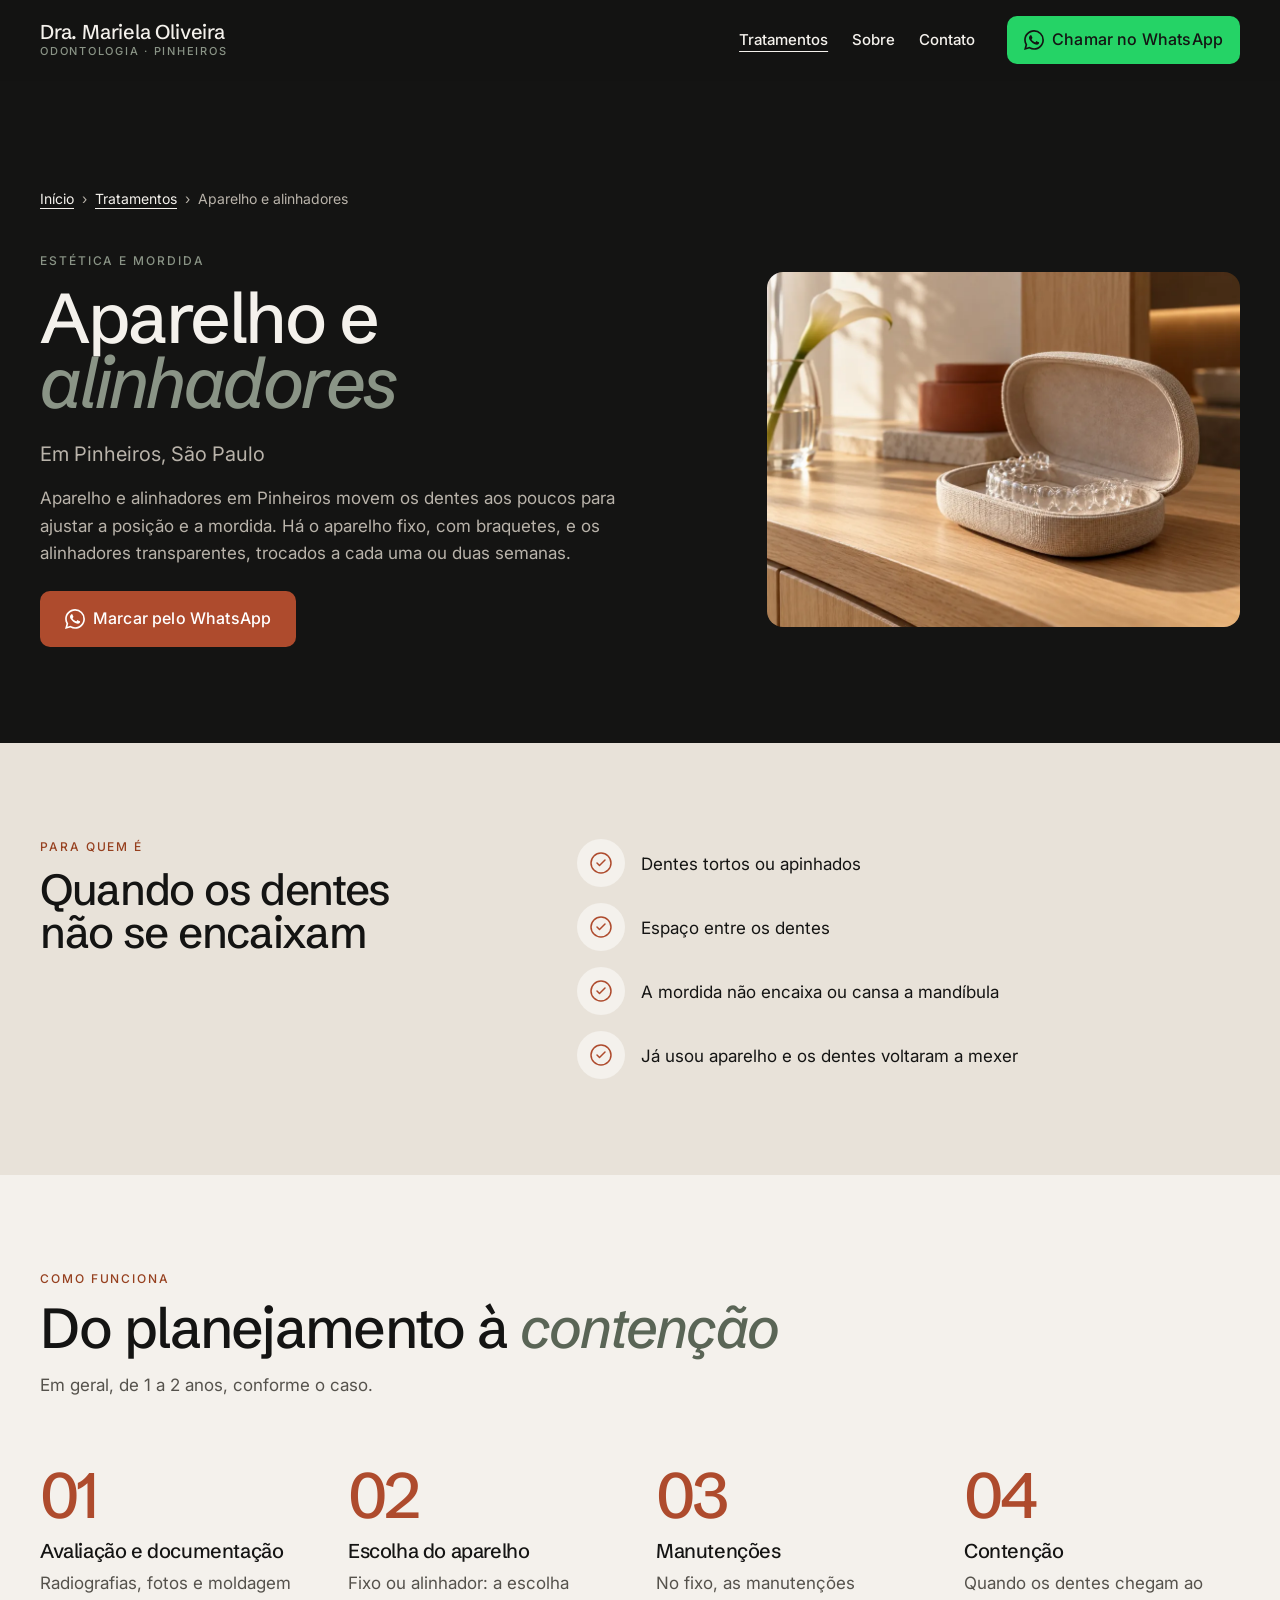
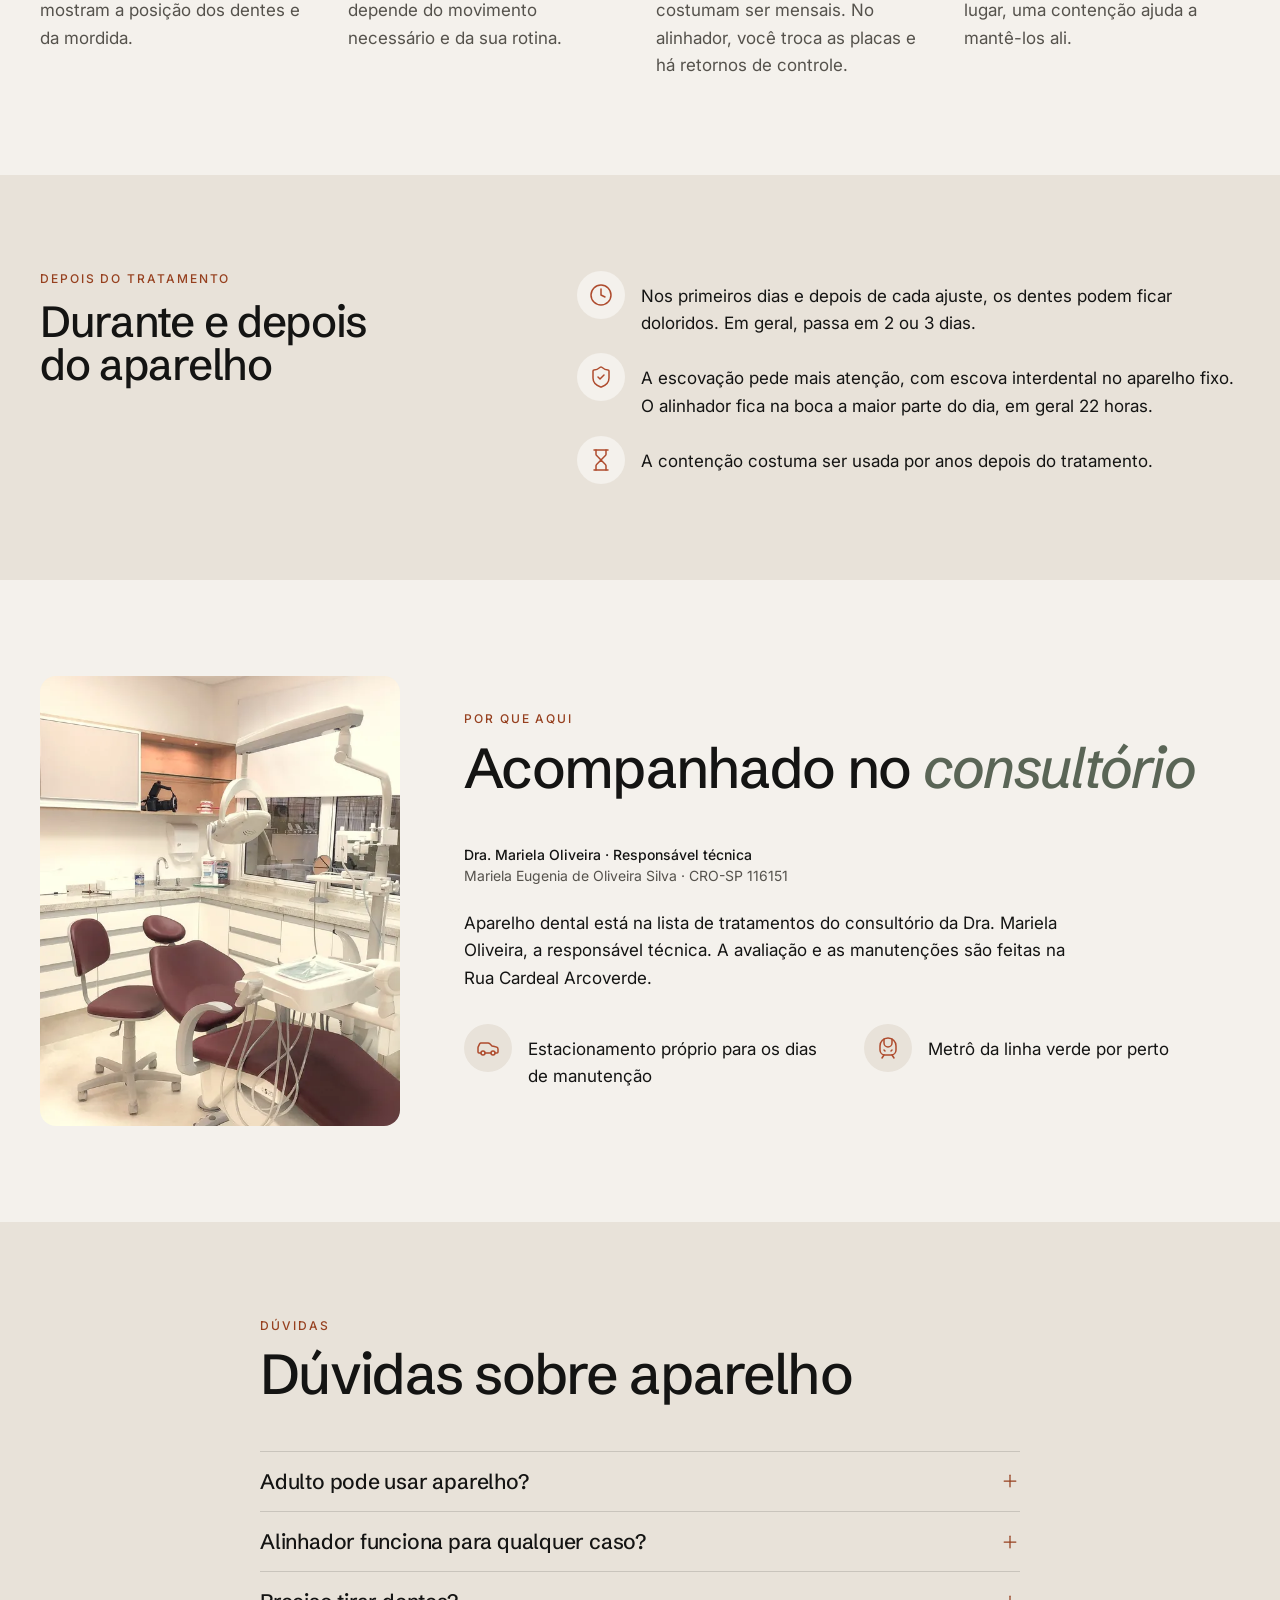
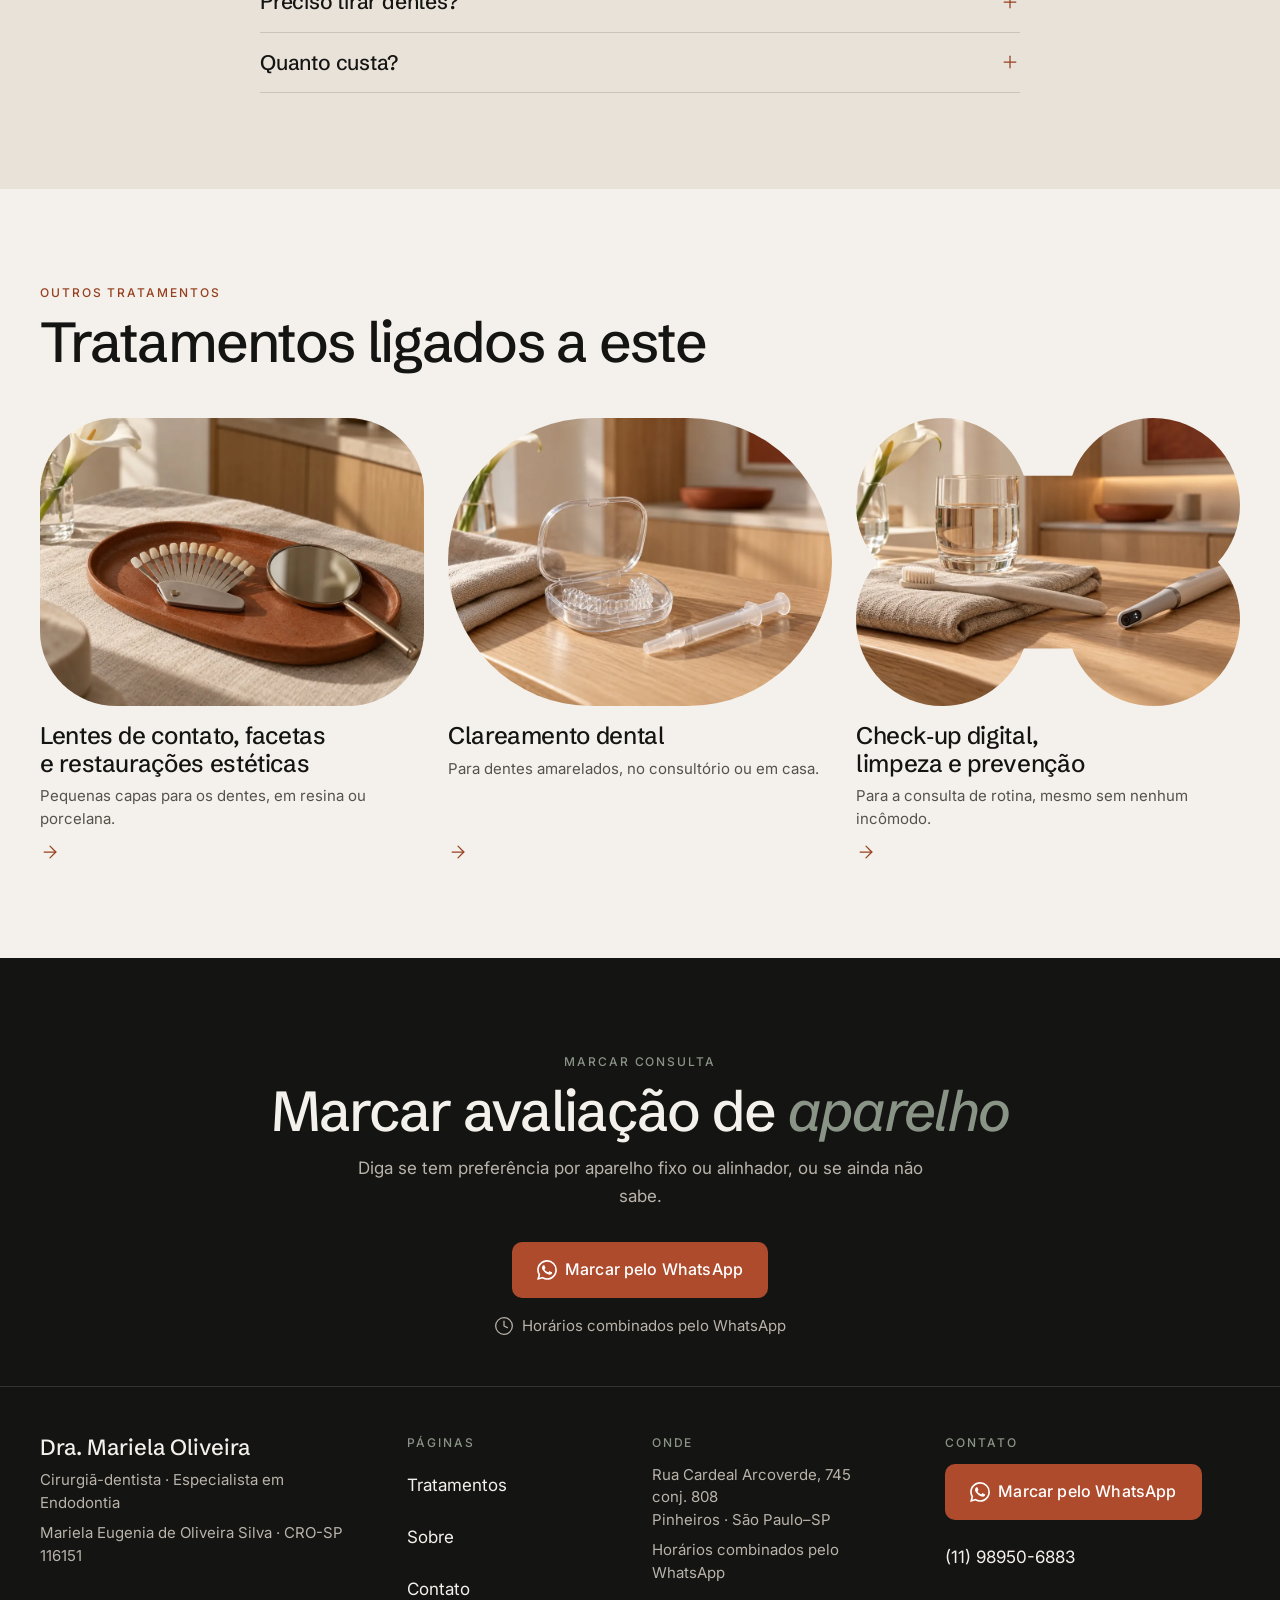
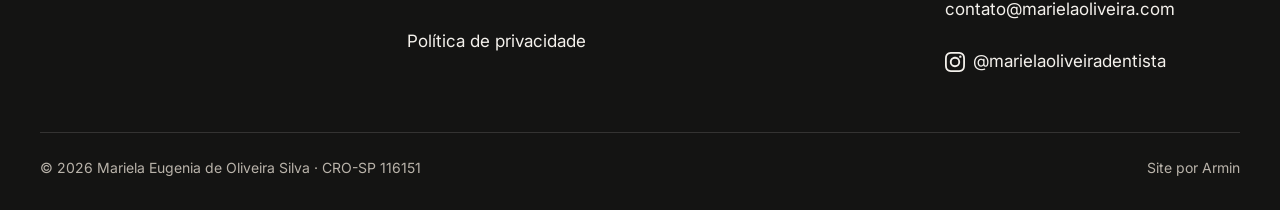
<file: tratamentos-ortodontia.html>
<!DOCTYPE html>
<!-- GERADO por _src/build.py a partir de _src/dados.py e _src/partes/. NÃO EDITE ESTE ARQUIVO: edite os dados e rode python3 _src/build.py -->
<html lang="pt-BR">
<head>
<meta charset="UTF-8">
<meta name="viewport" content="width=device-width, initial-scale=1">
<!-- PRÉ-VENDA: não remover até o Armin fechar a venda -->
<meta name="robots" content="noindex, nofollow">
<title>Aparelho e alinhadores em Pinheiros · Dra. Mariela Oliveira</title>
<meta name="description" content="Aparelho fixo e alinhadores transparentes em Pinheiros: avaliação, manutenções e contenção. Etapas, cuidados e dúvidas de adultos.">
<meta property="og:title" content="Aparelho e alinhadores em Pinheiros · Dra. Mariela Oliveira">
<meta property="og:description" content="Aparelho fixo e alinhadores transparentes em Pinheiros: avaliação, manutenções e contenção. Etapas, cuidados e dúvidas de adultos.">
<meta property="og:type" content="website">
<meta property="og:locale" content="pt_BR">
<meta name="twitter:card" content="summary_large_image">
<meta property="og:image" content="https://infomediamethods-sys.github.io/mariela-oliveira-dentista/assets/img/og-ortodontia.jpg">
<meta name="theme-color" content="#141413">
<link rel="icon" href="data:image/svg+xml,%3Csvg%20xmlns%3D%22http%3A//www.w3.org/2000/svg%22%20viewBox%3D%220%200%2064%2064%22%3E%3Crect%20width%3D%2264%22%20height%3D%2264%22%20rx%3D%2214%22%20fill%3D%22%23141413%22/%3E%3Ctext%20x%3D%2232%22%20y%3D%2242%22%20text-anchor%3D%22middle%22%20font-family%3D%22Schibsted%20Grotesk%2CArial%2Csans-serif%22%20font-size%3D%2227%22%20fill%3D%22%23F4F1EC%22%3EMO%3C/text%3E%3C/svg%3E">
<link rel="preconnect" href="https://fonts.googleapis.com">
<link rel="preconnect" href="https://fonts.gstatic.com" crossorigin>
<link href="https://fonts.googleapis.com/css2?family=Inter:wght@400;500&amp;family=Schibsted+Grotesk:ital,wght@0,500;1,500&amp;display=swap" rel="stylesheet">
<link rel="preload" as="image" type="image/webp" media="(max-width: 899px)" imagesrcset="assets/img/porta-ortodontia-480.webp 480w, assets/img/porta-ortodontia-960.webp 960w" imagesizes="100vw">
<link rel="preload" as="image" type="image/webp" media="(min-width: 900px)" imagesrcset="assets/img/porta-ortodontia-960.webp 960w, assets/img/porta-ortodontia-1600.webp 1600w" imagesizes="(min-width: 1200px) 480px, 40vw">
<link rel="stylesheet" href="assets/css/base.css">
<link rel="stylesheet" href="assets/css/style.css">
<script type="application/ld+json">{"@context": "https://schema.org", "@type": "FAQPage", "mainEntity": [{"@type": "Question", "name": "Adulto pode usar aparelho?", "acceptedAnswer": {"@type": "Answer", "text": "Pode. Não há idade limite para mover dentes, desde que a gengiva e o osso estejam saudáveis."}}, {"@type": "Question", "name": "Alinhador funciona para qualquer caso?", "acceptedAnswer": {"@type": "Answer", "text": "Não para todos. Alguns movimentos pedem aparelho fixo, e a avaliação mostra as opções."}}, {"@type": "Question", "name": "Preciso tirar dentes?", "acceptedAnswer": {"@type": "Answer", "text": "Às vezes, quando falta espaço. Muitos casos não precisam, e isso aparece no planejamento."}}, {"@type": "Question", "name": "Quanto custa?", "acceptedAnswer": {"@type": "Answer", "text": "O valor depende da avaliação. A consulta é o momento de explicar o plano e o investimento."}}]}</script>
<script type="application/ld+json">{"@context": "https://schema.org", "@type": "BreadcrumbList", "itemListElement": [{"@type": "ListItem", "position": 1, "name": "Início", "item": "https://infomediamethods-sys.github.io/mariela-oliveira-dentista/"}, {"@type": "ListItem", "position": 2, "name": "Tratamentos", "item": "https://infomediamethods-sys.github.io/mariela-oliveira-dentista/tratamentos.html"}, {"@type": "ListItem", "position": 3, "name": "Aparelho e alinhadores"}]}</script>
<script type="application/ld+json">{"@context": "https://schema.org", "@type": "Dentist", "@id": "https://infomediamethods-sys.github.io/mariela-oliveira-dentista/#consultorio", "name": "Dra. Mariela Oliveira - Odontologia Especializada", "url": "https://infomediamethods-sys.github.io/mariela-oliveira-dentista/", "telephone": "+5511989506883", "address": {"@type": "PostalAddress", "streetAddress": "Rua Cardeal Arcoverde, 745, conj. 808", "addressLocality": "São Paulo", "addressRegion": "SP", "addressCountry": "BR", "postalCode": "05407-001"}, "geo": {"@type": "GeoCoordinates", "latitude": -23.5566692, "longitude": -46.6797643}, "email": "contato@marielaoliveira.com", "sameAs": ["https://www.instagram.com/marielaoliveiradentista/", "https://www.google.com/maps/place/Dra.+Mariela+Oliveira+-+Odontologia+Especializada/data=!4m7!3m6!1s0x94ce57330abb421b:0x8c3d53da6326603e!8m2!3d-23.5566692!4d-46.6797643!16s%2Fg%2F11hz_531l5!19sChIJG0K7CjNXzpQRPmAmY9pTPYw"], "image": "https://infomediamethods-sys.github.io/mariela-oliveira-dentista/assets/img/og-inicio.jpg", "employee": {"@id": "https://infomediamethods-sys.github.io/mariela-oliveira-dentista/#dentista"}}</script>
<script type="application/ld+json">{"@context": "https://schema.org", "@type": "Person", "@id": "https://infomediamethods-sys.github.io/mariela-oliveira-dentista/#dentista", "name": "Mariela Eugenia de Oliveira Silva", "alternateName": "Dra. Mariela Oliveira", "jobTitle": "Cirurgiã-dentista · CRO-SP 116151", "url": "https://infomediamethods-sys.github.io/mariela-oliveira-dentista/", "identifier": {"@type": "PropertyValue", "propertyID": "CRO-SP", "value": "116151"}, "worksFor": {"@id": "https://infomediamethods-sys.github.io/mariela-oliveira-dentista/#consultorio"}, "hasCredential": {"@type": "EducationalOccupationalCredential", "credentialCategory": "Especialidade registrada no CFO", "name": "Especialista em Endodontia"}}</script>

</head>
<body class="pagina-interna">
<a class="pular-conteudo" href="#conteudo">Pular para o conteúdo</a>
<svg class="mascaras" width="0" height="0" aria-hidden="true" focusable="false"><defs><clipPath id="mascara-1" clipPathUnits="objectBoundingBox"><rect width="1" height="1" rx=".2" ry=".26"/></clipPath><clipPath id="mascara-2" clipPathUnits="objectBoundingBox"><rect width="1" height="1" rx=".375" ry=".5"/></clipPath><clipPath id="mascara-3" clipPathUnits="objectBoundingBox"><ellipse cx=".225" cy=".3" rx=".225" ry=".3"/><ellipse cx=".775" cy=".3" rx=".225" ry=".3"/><ellipse cx=".225" cy=".7" rx=".225" ry=".3"/><ellipse cx=".775" cy=".7" rx=".225" ry=".3"/><rect x=".2" y=".2" width=".6" height=".6"/></clipPath></defs></svg><header data-header class="cabecalho">
  <div class="container cabecalho__linha">
    <a class="marca" href="index.html"><span class="marca__nome">Dra. Mariela Oliveira</span><span class="marca__sub">Odontologia · Pinheiros</span></a>
    <nav class="cabecalho__nav" aria-label="Páginas"><a href="tratamentos.html" aria-current="page">Tratamentos</a><a href="sobre.html">Sobre</a><a href="contato.html">Contato</a></nav>
    <a class="botao botao--whatsapp cabecalho__botao" href="https://wa.me/5511989506883?text=Ol%C3%A1%21%20Vim%20pelo%20site%20e%20quero%20marcar%20uma%20avalia%C3%A7%C3%A3o." target="_blank" rel="noopener" data-origem="cabecalho"><svg class="icone icone--linha icone--marca" width="20" height="20" fill="currentColor" aria-hidden="true" focusable="false" role="img" viewBox="0 0 24 24" xmlns="http://www.w3.org/2000/svg"><path d="M17.472 14.382c-.297-.149-1.758-.867-2.03-.967-.273-.099-.471-.148-.67.15-.197.297-.767.966-.94 1.164-.173.199-.347.223-.644.075-.297-.15-1.255-.463-2.39-1.475-.883-.788-1.48-1.761-1.653-2.059-.173-.297-.018-.458.13-.606.134-.133.298-.347.446-.52.149-.174.198-.298.298-.497.099-.198.05-.371-.025-.52-.075-.149-.669-1.612-.916-2.207-.242-.579-.487-.5-.669-.51-.173-.008-.371-.01-.57-.01-.198 0-.52.074-.792.372-.272.297-1.04 1.016-1.04 2.479 0 1.462 1.065 2.875 1.213 3.074.149.198 2.096 3.2 5.077 4.487.709.306 1.262.489 1.694.625.712.227 1.36.195 1.871.118.571-.085 1.758-.719 2.006-1.413.248-.694.248-1.289.173-1.413-.074-.124-.272-.198-.57-.347m-5.421 7.403h-.004a9.87 9.87 0 01-5.031-1.378l-.361-.214-3.741.982.998-3.648-.235-.374a9.86 9.86 0 01-1.51-5.26c.001-5.45 4.436-9.884 9.888-9.884 2.64 0 5.122 1.03 6.988 2.898a9.825 9.825 0 012.893 6.994c-.003 5.45-4.437 9.884-9.885 9.884m8.413-18.297A11.815 11.815 0 0012.05 0C5.495 0 .16 5.335.157 11.892c0 2.096.547 4.142 1.588 5.945L.057 24l6.305-1.654a11.882 11.882 0 005.683 1.448h.005c6.554 0 11.89-5.335 11.893-11.893a11.821 11.821 0 00-3.48-8.413Z"/></svg><span><span class="cabecalho__botao-extra">Chamar no </span>WhatsApp</span></a>
    
  </div>
  
</header>

<main id="conteudo">
<section class="heroi heroi--procedimento" data-heroi><div class="container"><nav class="trilha heroi__entra" style="--atraso:.1s" aria-label="Você está em"><a href="index.html">Início</a><span aria-hidden="true">›</span><a href="tratamentos.html">Tratamentos</a><span aria-hidden="true">›</span><span aria-current="page">Aparelho e alinhadores</span></nav><div class="heroi__grade"><div class="heroi__texto"><p class="rotulo heroi__entra" style="--atraso:.15s">Estética e mordida</p><h1 class="heroi__entra" style="--atraso:.22s">Aparelho e <em>alinhadores</em></h1><p class="heroi__apoio heroi__entra" style="--atraso:.3s">Em Pinheiros, São Paulo</p><p class="heroi__oque heroi__entra" style="--atraso:.38s">Aparelho e alinhadores em Pinheiros movem os dentes aos poucos para ajustar a posição e a mordida. Há o aparelho fixo, com braquetes, e os alinhadores transparentes, trocados a cada uma ou duas semanas.</p><div class="heroi__acoes heroi__entra" style="--atraso:.45s"><a class="botao botao--primario" href="https://wa.me/5511989506883?text=Ol%C3%A1%21%20Vi%20a%20p%C3%A1gina%20de%20Aparelho%20e%20alinhadores%20no%20site%20e%20quero%20marcar%20uma%20avalia%C3%A7%C3%A3o." target="_blank" rel="noopener" data-origem="ortodontia"><svg class="icone icone--linha icone--marca" width="20" height="20" fill="currentColor" aria-hidden="true" focusable="false" role="img" viewBox="0 0 24 24" xmlns="http://www.w3.org/2000/svg"><path d="M17.472 14.382c-.297-.149-1.758-.867-2.03-.967-.273-.099-.471-.148-.67.15-.197.297-.767.966-.94 1.164-.173.199-.347.223-.644.075-.297-.15-1.255-.463-2.39-1.475-.883-.788-1.48-1.761-1.653-2.059-.173-.297-.018-.458.13-.606.134-.133.298-.347.446-.52.149-.174.198-.298.298-.497.099-.198.05-.371-.025-.52-.075-.149-.669-1.612-.916-2.207-.242-.579-.487-.5-.669-.51-.173-.008-.371-.01-.57-.01-.198 0-.52.074-.792.372-.272.297-1.04 1.016-1.04 2.479 0 1.462 1.065 2.875 1.213 3.074.149.198 2.096 3.2 5.077 4.487.709.306 1.262.489 1.694.625.712.227 1.36.195 1.871.118.571-.085 1.758-.719 2.006-1.413.248-.694.248-1.289.173-1.413-.074-.124-.272-.198-.57-.347m-5.421 7.403h-.004a9.87 9.87 0 01-5.031-1.378l-.361-.214-3.741.982.998-3.648-.235-.374a9.86 9.86 0 01-1.51-5.26c.001-5.45 4.436-9.884 9.888-9.884 2.64 0 5.122 1.03 6.988 2.898a9.825 9.825 0 012.893 6.994c-.003 5.45-4.437 9.884-9.885 9.884m8.413-18.297A11.815 11.815 0 0012.05 0C5.495 0 .16 5.335.157 11.892c0 2.096.547 4.142 1.588 5.945L.057 24l6.305-1.654a11.882 11.882 0 005.683 1.448h.005c6.554 0 11.89-5.335 11.893-11.893a11.821 11.821 0 00-3.48-8.413Z"/></svg><span>Marcar pelo WhatsApp</span></a></div></div><div class="heroi__lado heroi__entra" style="--atraso:.3s"><div class="midia proporcao-card heroi__midia"><picture><source type="image/webp" media="(max-width: 899px)" srcset="assets/img/porta-ortodontia-480.webp 480w, assets/img/porta-ortodontia-960.webp 960w" sizes="100vw"><source type="image/webp" srcset="assets/img/porta-ortodontia-960.webp 960w, assets/img/porta-ortodontia-1600.webp 1600w" sizes="(min-width: 1200px) 480px, 40vw"><img src="assets/img/porta-ortodontia-960.jpg" width="960" height="720" alt="Aparelho e alinhadores em Pinheiros: alinhador transparente no estojo de linho aberto, sobre carvalho" decoding="async" fetchpriority="high"></picture></div></div></div></div></section>
<section class="secao secao--claro-2" id="para-quem"><div class="container proc__grade"><div class="cabeca revelar"><p class="rotulo">Para quem é</p><h2>Quando os dentes não se encaixam</h2></div><ul class="lista lista--circulo  revelar" role="list"><li><span class="icone-circulo"><svg aria-hidden="true" focusable="false" class="icone icone--circle-check" xmlns="http://www.w3.org/2000/svg" width="24" height="24" viewBox="0 0 24 24" fill="none" stroke="currentColor" stroke-width="1.5" stroke-linecap="round" stroke-linejoin="round" ><circle cx="12" cy="12" r="10" /><path d="m16 9-5.5 5.5L8 12" /></svg></span><div class="lista__texto"><span>Dentes tortos ou apinhados</span></div></li><li><span class="icone-circulo"><svg aria-hidden="true" focusable="false" class="icone icone--circle-check" xmlns="http://www.w3.org/2000/svg" width="24" height="24" viewBox="0 0 24 24" fill="none" stroke="currentColor" stroke-width="1.5" stroke-linecap="round" stroke-linejoin="round" ><circle cx="12" cy="12" r="10" /><path d="m16 9-5.5 5.5L8 12" /></svg></span><div class="lista__texto"><span>Espaço entre os dentes</span></div></li><li><span class="icone-circulo"><svg aria-hidden="true" focusable="false" class="icone icone--circle-check" xmlns="http://www.w3.org/2000/svg" width="24" height="24" viewBox="0 0 24 24" fill="none" stroke="currentColor" stroke-width="1.5" stroke-linecap="round" stroke-linejoin="round" ><circle cx="12" cy="12" r="10" /><path d="m16 9-5.5 5.5L8 12" /></svg></span><div class="lista__texto"><span>A mordida não encaixa ou cansa a mandíbula</span></div></li><li><span class="icone-circulo"><svg aria-hidden="true" focusable="false" class="icone icone--circle-check" xmlns="http://www.w3.org/2000/svg" width="24" height="24" viewBox="0 0 24 24" fill="none" stroke="currentColor" stroke-width="1.5" stroke-linecap="round" stroke-linejoin="round" ><circle cx="12" cy="12" r="10" /><path d="m16 9-5.5 5.5L8 12" /></svg></span><div class="lista__texto"><span>Já usou aparelho e os dentes voltaram a mexer</span></div></li></ul></div></section>
<section class="secao secao--claro" id="como-funciona"><div class="container"><div class="cabeca revelar"><p class="rotulo">Como funciona</p><h2>Do planejamento à <em>contenção</em></h2><p class="apoio">Em geral, de 1 a 2 anos, conforme o caso.</p></div><ol class="passos passos--curto revelar" role="list"><li class="passo"><span class="passo__numero">01</span><div class="passo__corpo"><h3 class="passo__titulo">Avaliação e documentação</h3><p>Radiografias, fotos e moldagem mostram a posição dos dentes e da mordida.</p></div></li><li class="passo"><span class="passo__numero">02</span><div class="passo__corpo"><h3 class="passo__titulo">Escolha do aparelho</h3><p>Fixo ou alinhador: a escolha depende do movimento necessário e da sua rotina.</p></div></li><li class="passo"><span class="passo__numero">03</span><div class="passo__corpo"><h3 class="passo__titulo">Manutenções</h3><p>No fixo, as manutenções costumam ser mensais. No alinhador, você troca as placas e há retornos de controle.</p></div></li><li class="passo"><span class="passo__numero">04</span><div class="passo__corpo"><h3 class="passo__titulo">Contenção</h3><p>Quando os dentes chegam ao lugar, uma contenção ajuda a mantê-los ali.</p></div></li></ol></div></section>
<section class="secao secao--claro-2" id="depois"><div class="container proc__grade"><div class="cabeca revelar"><p class="rotulo">Depois do tratamento</p><h2>Durante e depois do aparelho</h2></div><ul class="lista lista--circulo lista--depois revelar" role="list"><li><span class="icone-circulo"><svg aria-hidden="true" focusable="false" class="icone icone--clock" xmlns="http://www.w3.org/2000/svg" width="24" height="24" viewBox="0 0 24 24" fill="none" stroke="currentColor" stroke-width="1.5" stroke-linecap="round" stroke-linejoin="round" ><circle cx="12" cy="12" r="10" /><path d="M12 6v6l4 2" /></svg></span><div class="lista__texto"><span>Nos primeiros dias e depois de cada ajuste, os dentes podem ficar doloridos. Em geral, passa em 2 ou 3 dias.</span></div></li><li><span class="icone-circulo"><svg aria-hidden="true" focusable="false" class="icone icone--shield-check" xmlns="http://www.w3.org/2000/svg" width="24" height="24" viewBox="0 0 24 24" fill="none" stroke="currentColor" stroke-width="1.5" stroke-linecap="round" stroke-linejoin="round" ><path d="M20 13c0 5-3.5 7.5-7.66 8.95a1 1 0 0 1-.67-.01C7.5 20.5 4 18 4 13V6a1 1 0 0 1 1-1c2 0 4.5-1.2 6.24-2.72a1.17 1.17 0 0 1 1.52 0C14.51 3.81 17 5 19 5a1 1 0 0 1 1 1z" /><path d="m9 12 2 2 4-4" /></svg></span><div class="lista__texto"><span>A escovação pede mais atenção, com escova interdental no aparelho fixo. O alinhador fica na boca a maior parte do dia, em geral 22 horas.</span></div></li><li><span class="icone-circulo"><svg aria-hidden="true" focusable="false" class="icone icone--hourglass" xmlns="http://www.w3.org/2000/svg" width="24" height="24" viewBox="0 0 24 24" fill="none" stroke="currentColor" stroke-width="1.5" stroke-linecap="round" stroke-linejoin="round" ><path d="M5 22h14" /><path d="M5 2h14" /><path d="M17 22v-4.172a2 2 0 0 0-.586-1.414L12 12l-4.414 4.414A2 2 0 0 0 7 17.828V22" /><path d="M7 2v4.172a2 2 0 0 0 .586 1.414L12 12l4.414-4.414A2 2 0 0 0 17 6.172V2" /></svg></span><div class="lista__texto"><span>A contenção costuma ser usada por anos depois do tratamento.</span></div></li></ul></div></section>
<section class="secao secao--claro pessoa pessoa--curta" id="por-que-aqui"><div class="container pessoa__grade"><div class="pessoa__foto revelar"><div class="midia proporcao-retrato pessoa__midia"><picture><source type="image/webp" media="(max-width: 899px)" srcset="assets/img/consultorio-sala-480.webp 480w, assets/img/consultorio-sala-960.webp 960w" sizes="(max-width: 599px) 100vw, 360px"><source type="image/webp" srcset="assets/img/consultorio-sala-960.webp 960w, assets/img/consultorio-sala-1600.webp 1600w" sizes="360px"><img src="assets/img/consultorio-sala-960.jpg" width="960" height="720" alt="Sala de atendimento com cadeira odontológica vinho" decoding="async" ></picture></div></div><div class="pessoa__texto"><div class="cabeca revelar"><p class="rotulo">Por que aqui</p><h2>Acompanhado no <em>consultório</em></h2></div><p class="registro pessoa__registro"><span class="registro__linha"><span class="registro__parte">Dra. Mariela Oliveira</span><span class="registro__parte">Responsável técnica</span></span><span class="registro__linha"><span class="registro__parte">Mariela Eugenia de Oliveira Silva</span><span class="registro__parte">CRO-SP 116151</span></span></p><div class="pessoa__prosa revelar"><p>Aparelho dental está na lista de tratamentos do consultório da Dra. Mariela Oliveira, a responsável técnica. A avaliação e as manutenções são feitas na Rua Cardeal Arcoverde.</p></div><ul class="lista lista--circulo pessoa__itens revelar" role="list"><li><span class="icone-circulo"><svg aria-hidden="true" focusable="false" class="icone icone--car" xmlns="http://www.w3.org/2000/svg" width="24" height="24" viewBox="0 0 24 24" fill="none" stroke="currentColor" stroke-width="1.5" stroke-linecap="round" stroke-linejoin="round" ><path d="M19 17h2c.6 0 1-.4 1-1v-3c0-.9-.7-1.7-1.5-1.9C18.7 10.6 16 10 16 10s-1.3-1.4-2.2-2.3c-.5-.4-1.1-.7-1.8-.7H5c-.6 0-1.1.4-1.4.9l-1.4 2.9A3.7 3.7 0 0 0 2 12v4c0 .6.4 1 1 1h2" /><circle cx="7" cy="17" r="2" /><path d="M9 17h6" /><circle cx="17" cy="17" r="2" /></svg></span><div class="lista__texto"><span>Estacionamento próprio para os dias de manutenção</span></div></li><li><span class="icone-circulo"><svg aria-hidden="true" focusable="false" class="icone icone--train-front" xmlns="http://www.w3.org/2000/svg" width="24" height="24" viewBox="0 0 24 24" fill="none" stroke="currentColor" stroke-width="1.5" stroke-linecap="round" stroke-linejoin="round" ><path d="M8 3.1V7a4 4 0 0 0 8 0V3.1" /><path d="m9 15-1-1" /><path d="m15 15 1-1" /><path d="M9 19c-2.8 0-5-2.2-5-5v-4a8 8 0 0 1 16 0v4c0 2.8-2.2 5-5 5Z" /><path d="m8 19-2 3" /><path d="m16 19 2 3" /></svg></span><div class="lista__texto"><span>Metrô da linha verde por perto</span></div></li></ul></div></div></section>
<section class="secao secao--claro-2" id="duvidas"><div class="container--estreito"><div class="cabeca revelar"><p class="rotulo">Dúvidas</p><h2>Dúvidas sobre aparelho</h2></div><div class="faq revelar" id="duvidas-lista" data-acordeao><details class="faq__item"><summary><span>Adulto pode usar aparelho?</span><svg aria-hidden="true" focusable="false" class="icone icone--linha icone--plus" xmlns="http://www.w3.org/2000/svg" width="20" height="20" viewBox="0 0 24 24" fill="none" stroke="currentColor" stroke-width="1.5" stroke-linecap="round" stroke-linejoin="round" ><path d="M5 12h14" /><path d="M12 5v14" /></svg></summary><div class="faq__resposta"><p>Pode. Não há idade limite para mover dentes, desde que a gengiva e o osso estejam saudáveis.</p></div></details><details class="faq__item"><summary><span>Alinhador funciona para qualquer caso?</span><svg aria-hidden="true" focusable="false" class="icone icone--linha icone--plus" xmlns="http://www.w3.org/2000/svg" width="20" height="20" viewBox="0 0 24 24" fill="none" stroke="currentColor" stroke-width="1.5" stroke-linecap="round" stroke-linejoin="round" ><path d="M5 12h14" /><path d="M12 5v14" /></svg></summary><div class="faq__resposta"><p>Não para todos. Alguns movimentos pedem aparelho fixo, e a avaliação mostra as opções.</p></div></details><details class="faq__item"><summary><span>Preciso tirar dentes?</span><svg aria-hidden="true" focusable="false" class="icone icone--linha icone--plus" xmlns="http://www.w3.org/2000/svg" width="20" height="20" viewBox="0 0 24 24" fill="none" stroke="currentColor" stroke-width="1.5" stroke-linecap="round" stroke-linejoin="round" ><path d="M5 12h14" /><path d="M12 5v14" /></svg></summary><div class="faq__resposta"><p>Às vezes, quando falta espaço. Muitos casos não precisam, e isso aparece no planejamento.</p></div></details><details class="faq__item"><summary><span>Quanto custa?</span><svg aria-hidden="true" focusable="false" class="icone icone--linha icone--plus" xmlns="http://www.w3.org/2000/svg" width="20" height="20" viewBox="0 0 24 24" fill="none" stroke="currentColor" stroke-width="1.5" stroke-linecap="round" stroke-linejoin="round" ><path d="M5 12h14" /><path d="M12 5v14" /></svg></summary><div class="faq__resposta"><p>O valor depende da avaliação. A consulta é o momento de explicar o plano e o investimento.</p></div></details></div></div></section>
<section class="secao secao--claro" id="outros"><div class="container"><div class="cabeca revelar"><p class="rotulo">Outros tratamentos</p><h2>Tratamentos ligados a este</h2></div><div class="grade grade--3 grade--portas grade--outros revelar-grupo"><a class="card card--link" href="tratamentos-lentes-de-contato-e-facetas.html" data-mascara="1" data-grupos="Estética"><div class="midia proporcao-card card__midia"><picture><source type="image/webp" media="(max-width: 899px)" srcset="assets/img/porta-lentes-de-contato-e-facetas-480.webp 480w, assets/img/porta-lentes-de-contato-e-facetas-960.webp 960w" sizes="(max-width: 599px) 36vw, 168px"><source type="image/webp" srcset="assets/img/porta-lentes-de-contato-e-facetas-960.webp 960w, assets/img/porta-lentes-de-contato-e-facetas-1600.webp 1600w" sizes="(min-width: 900px) 280px, 168px"><img src="assets/img/porta-lentes-de-contato-e-facetas-960.jpg" width="960" height="720" alt="Escala de cores de dentes em leque sobre bandeja terracota, com espelho de mão" decoding="async" ></picture></div><div class="card__corpo"><h3 class="card__titulo">Lentes de contato, facetas e restaurações estéticas</h3><p class="card__texto">Pequenas capas para os dentes, em resina ou porcelana.</p><span class="card__seta" aria-hidden="true"><svg aria-hidden="true" focusable="false" class="icone icone--linha icone--arrow-right" xmlns="http://www.w3.org/2000/svg" width="20" height="20" viewBox="0 0 24 24" fill="none" stroke="currentColor" stroke-width="1.5" stroke-linecap="round" stroke-linejoin="round" ><path d="M5 12h14" /><path d="m12 5 7 7-7 7" /></svg></span></div></a><a class="card card--link" href="tratamentos-clareamento-dental.html" data-mascara="2" data-grupos="Estética"><div class="midia proporcao-card card__midia"><picture><source type="image/webp" media="(max-width: 899px)" srcset="assets/img/porta-clareamento-dental-480.webp 480w, assets/img/porta-clareamento-dental-960.webp 960w" sizes="(max-width: 599px) 36vw, 168px"><source type="image/webp" srcset="assets/img/porta-clareamento-dental-960.webp 960w, assets/img/porta-clareamento-dental-1600.webp 1600w" sizes="(min-width: 900px) 280px, 168px"><img src="assets/img/porta-clareamento-dental-960.jpg" width="960" height="720" alt="Estojo transparente com moldeira de clareamento e seringa de gel fechada" decoding="async" loading="lazy"></picture></div><div class="card__corpo"><h3 class="card__titulo">Clareamento dental</h3><p class="card__texto">Para dentes amarelados, no consultório ou em casa.</p><span class="card__seta" aria-hidden="true"><svg aria-hidden="true" focusable="false" class="icone icone--linha icone--arrow-right" xmlns="http://www.w3.org/2000/svg" width="20" height="20" viewBox="0 0 24 24" fill="none" stroke="currentColor" stroke-width="1.5" stroke-linecap="round" stroke-linejoin="round" ><path d="M5 12h14" /><path d="m12 5 7 7-7 7" /></svg></span></div></a><a class="card card--link" href="tratamentos-limpeza-e-prevencao.html" data-mascara="3" data-grupos="Prevenção"><div class="midia proporcao-card card__midia"><picture><source type="image/webp" media="(max-width: 899px)" srcset="assets/img/porta-limpeza-e-prevencao-480.webp 480w, assets/img/porta-limpeza-e-prevencao-960.webp 960w" sizes="(max-width: 599px) 36vw, 168px"><source type="image/webp" srcset="assets/img/porta-limpeza-e-prevencao-960.webp 960w, assets/img/porta-limpeza-e-prevencao-1600.webp 1600w" sizes="(min-width: 900px) 280px, 168px"><img src="assets/img/porta-limpeza-e-prevencao-960.jpg" width="960" height="720" alt="Escova de cerdas macias, copo de água e câmera intraoral sobre linho" decoding="async" loading="lazy"></picture></div><div class="card__corpo"><h3 class="card__titulo">Check‑up digital, limpeza e prevenção</h3><p class="card__texto">Para a consulta de rotina, mesmo sem nenhum incômodo.</p><span class="card__seta" aria-hidden="true"><svg aria-hidden="true" focusable="false" class="icone icone--linha icone--arrow-right" xmlns="http://www.w3.org/2000/svg" width="20" height="20" viewBox="0 0 24 24" fill="none" stroke="currentColor" stroke-width="1.5" stroke-linecap="round" stroke-linejoin="round" ><path d="M5 12h14" /><path d="m12 5 7 7-7 7" /></svg></span></div></a></div></div></section>
<section class="secao secao--escuro cta" id="contato"><div class="container--estreito cta__caixa revelar"><p class="rotulo">Marcar consulta</p><h2>Marcar avaliação de <em>aparelho</em></h2><p class="cta__texto">Diga se tem preferência por aparelho fixo ou alinhador, ou se ainda não sabe.</p><div class="cta__acoes"><a class="botao botao--primario" href="https://wa.me/5511989506883?text=Ol%C3%A1%21%20Vi%20a%20p%C3%A1gina%20de%20Aparelho%20e%20alinhadores%20no%20site%20e%20quero%20marcar%20uma%20avalia%C3%A7%C3%A3o." target="_blank" rel="noopener" data-origem="ortodontia"><svg class="icone icone--linha icone--marca" width="20" height="20" fill="currentColor" aria-hidden="true" focusable="false" role="img" viewBox="0 0 24 24" xmlns="http://www.w3.org/2000/svg"><path d="M17.472 14.382c-.297-.149-1.758-.867-2.03-.967-.273-.099-.471-.148-.67.15-.197.297-.767.966-.94 1.164-.173.199-.347.223-.644.075-.297-.15-1.255-.463-2.39-1.475-.883-.788-1.48-1.761-1.653-2.059-.173-.297-.018-.458.13-.606.134-.133.298-.347.446-.52.149-.174.198-.298.298-.497.099-.198.05-.371-.025-.52-.075-.149-.669-1.612-.916-2.207-.242-.579-.487-.5-.669-.51-.173-.008-.371-.01-.57-.01-.198 0-.52.074-.792.372-.272.297-1.04 1.016-1.04 2.479 0 1.462 1.065 2.875 1.213 3.074.149.198 2.096 3.2 5.077 4.487.709.306 1.262.489 1.694.625.712.227 1.36.195 1.871.118.571-.085 1.758-.719 2.006-1.413.248-.694.248-1.289.173-1.413-.074-.124-.272-.198-.57-.347m-5.421 7.403h-.004a9.87 9.87 0 01-5.031-1.378l-.361-.214-3.741.982.998-3.648-.235-.374a9.86 9.86 0 01-1.51-5.26c.001-5.45 4.436-9.884 9.888-9.884 2.64 0 5.122 1.03 6.988 2.898a9.825 9.825 0 012.893 6.994c-.003 5.45-4.437 9.884-9.885 9.884m8.413-18.297A11.815 11.815 0 0012.05 0C5.495 0 .16 5.335.157 11.892c0 2.096.547 4.142 1.588 5.945L.057 24l6.305-1.654a11.882 11.882 0 005.683 1.448h.005c6.554 0 11.89-5.335 11.893-11.893a11.821 11.821 0 00-3.48-8.413Z"/></svg><span>Marcar pelo WhatsApp</span></a></div><div class="cta__info"><p class="cta__horario"><svg aria-hidden="true" focusable="false" class="icone icone--linha icone--clock" xmlns="http://www.w3.org/2000/svg" width="20" height="20" viewBox="0 0 24 24" fill="none" stroke="currentColor" stroke-width="1.5" stroke-linecap="round" stroke-linejoin="round" ><circle cx="12" cy="12" r="10" /><path d="M12 6v6l4 2" /></svg><span>Horários combinados pelo WhatsApp</span></p></div></div></section>
</main>
<footer class="rodape">
  <div class="container">
    <div class="rodape__grade">
      <div class="rodape__col">
        <p class="rodape__nome">Dra. Mariela Oliveira</p>
        <p class="rodape__registro">Cirurgiã-dentista · Especialista em Endodontia</p>
        <p class="rodape__texto registro rodape__reg"><span class="registro__linha"><span class="registro__parte">Mariela Eugenia de Oliveira Silva</span><span class="registro__parte">CRO-SP 116151</span></span></p>
      </div>
      <div class="rodape__col"><p class="rotulo">Páginas</p><ul class="rodape__lista" role="list"><li><a href="tratamentos.html">Tratamentos</a></li><li><a href="sobre.html">Sobre</a></li><li><a href="contato.html">Contato</a></li><li><a href="politica-de-privacidade.html">Política de privacidade</a></li></ul></div>
      <div class="rodape__col"><p class="rotulo">Onde</p><address class="rodape__texto">Rua Cardeal Arcoverde, 745<br>conj. 808<br>Pinheiros · São Paulo–SP</address><p class="rodape__texto">Horários combinados pelo WhatsApp</p></div>
      <div class="rodape__col"><p class="rotulo">Contato</p><div class="rodape__botao"><a class="botao botao--primario" href="https://wa.me/5511989506883?text=Ol%C3%A1%21%20Vim%20pelo%20site%20e%20quero%20marcar%20uma%20avalia%C3%A7%C3%A3o." target="_blank" rel="noopener" data-origem="rodape"><svg class="icone icone--linha icone--marca" width="20" height="20" fill="currentColor" aria-hidden="true" focusable="false" role="img" viewBox="0 0 24 24" xmlns="http://www.w3.org/2000/svg"><path d="M17.472 14.382c-.297-.149-1.758-.867-2.03-.967-.273-.099-.471-.148-.67.15-.197.297-.767.966-.94 1.164-.173.199-.347.223-.644.075-.297-.15-1.255-.463-2.39-1.475-.883-.788-1.48-1.761-1.653-2.059-.173-.297-.018-.458.13-.606.134-.133.298-.347.446-.52.149-.174.198-.298.298-.497.099-.198.05-.371-.025-.52-.075-.149-.669-1.612-.916-2.207-.242-.579-.487-.5-.669-.51-.173-.008-.371-.01-.57-.01-.198 0-.52.074-.792.372-.272.297-1.04 1.016-1.04 2.479 0 1.462 1.065 2.875 1.213 3.074.149.198 2.096 3.2 5.077 4.487.709.306 1.262.489 1.694.625.712.227 1.36.195 1.871.118.571-.085 1.758-.719 2.006-1.413.248-.694.248-1.289.173-1.413-.074-.124-.272-.198-.57-.347m-5.421 7.403h-.004a9.87 9.87 0 01-5.031-1.378l-.361-.214-3.741.982.998-3.648-.235-.374a9.86 9.86 0 01-1.51-5.26c.001-5.45 4.436-9.884 9.888-9.884 2.64 0 5.122 1.03 6.988 2.898a9.825 9.825 0 012.893 6.994c-.003 5.45-4.437 9.884-9.885 9.884m8.413-18.297A11.815 11.815 0 0012.05 0C5.495 0 .16 5.335.157 11.892c0 2.096.547 4.142 1.588 5.945L.057 24l6.305-1.654a11.882 11.882 0 005.683 1.448h.005c6.554 0 11.89-5.335 11.893-11.893a11.821 11.821 0 00-3.48-8.413Z"/></svg><span>Marcar pelo WhatsApp</span></a></div><ul class="rodape__lista" role="list"><li><a href="tel:+5511989506883">(11) 98950-6883</a></li><li><a href="mailto:contato@marielaoliveira.com">contato@marielaoliveira.com</a></li><li><a class="rodape__link-icone" href="https://www.instagram.com/marielaoliveiradentista/" target="_blank" rel="noopener"><svg class="icone icone--linha icone--marca" width="20" height="20" fill="currentColor" aria-hidden="true" focusable="false" role="img" viewBox="0 0 24 24" xmlns="http://www.w3.org/2000/svg"><path d="M7.0301.084c-1.2768.0602-2.1487.264-2.911.5634-.7888.3075-1.4575.72-2.1228 1.3877-.6652.6677-1.075 1.3368-1.3802 2.127-.2954.7638-.4956 1.6365-.552 2.914-.0564 1.2775-.0689 1.6882-.0626 4.947.0062 3.2586.0206 3.6671.0825 4.9473.061 1.2765.264 2.1482.5635 2.9107.308.7889.72 1.4573 1.388 2.1228.6679.6655 1.3365 1.0743 2.1285 1.38.7632.295 1.6361.4961 2.9134.552 1.2773.056 1.6884.069 4.9462.0627 3.2578-.0062 3.668-.0207 4.9478-.0814 1.28-.0607 2.147-.2652 2.9098-.5633.7889-.3086 1.4578-.72 2.1228-1.3881.665-.6682 1.0745-1.3378 1.3795-2.1284.2957-.7632.4966-1.636.552-2.9124.056-1.2809.0692-1.6898.063-4.948-.0063-3.2583-.021-3.6668-.0817-4.9465-.0607-1.2797-.264-2.1487-.5633-2.9117-.3084-.7889-.72-1.4568-1.3876-2.1228C21.2982 1.33 20.628.9208 19.8378.6165 19.074.321 18.2017.1197 16.9244.0645 15.6471.0093 15.236-.005 11.977.0014 8.718.0076 8.31.0215 7.0301.0839m.1402 21.6932c-1.17-.0509-1.8053-.2453-2.2287-.408-.5606-.216-.96-.4771-1.3819-.895-.422-.4178-.6811-.8186-.9-1.378-.1644-.4234-.3624-1.058-.4171-2.228-.0595-1.2645-.072-1.6442-.079-4.848-.007-3.2037.0053-3.583.0607-4.848.05-1.169.2456-1.805.408-2.2282.216-.5613.4762-.96.895-1.3816.4188-.4217.8184-.6814 1.3783-.9003.423-.1651 1.0575-.3614 2.227-.4171 1.2655-.06 1.6447-.072 4.848-.079 3.2033-.007 3.5835.005 4.8495.0608 1.169.0508 1.8053.2445 2.228.408.5608.216.96.4754 1.3816.895.4217.4194.6816.8176.9005 1.3787.1653.4217.3617 1.056.4169 2.2263.0602 1.2655.0739 1.645.0796 4.848.0058 3.203-.0055 3.5834-.061 4.848-.051 1.17-.245 1.8055-.408 2.2294-.216.5604-.4763.96-.8954 1.3814-.419.4215-.8181.6811-1.3783.9-.4224.1649-1.0577.3617-2.2262.4174-1.2656.0595-1.6448.072-4.8493.079-3.2045.007-3.5825-.006-4.848-.0608M16.953 5.5864A1.44 1.44 0 1 0 18.39 4.144a1.44 1.44 0 0 0-1.437 1.4424M5.8385 12.012c.0067 3.4032 2.7706 6.1557 6.173 6.1493 3.4026-.0065 6.157-2.7701 6.1506-6.1733-.0065-3.4032-2.771-6.1565-6.174-6.1498-3.403.0067-6.156 2.771-6.1496 6.1738M8 12.0077a4 4 0 1 1 4.008 3.9921A3.9996 3.9996 0 0 1 8 12.0077"/></svg><span>@marielaoliveiradentista</span></a></li></ul></div>
    </div>
    <div class="rodape__base">
      <p class="registro rodape__reg"><span class="registro__linha"><span class="registro__parte">© 2026 Mariela Eugenia de Oliveira Silva</span><span class="registro__parte">CRO-SP 116151</span></span></p>
      <p>Site por Armin</p>
    </div>
  </div>
</footer>

<script src="assets/js/lenis.min.js" defer></script>
<script src="assets/js/main.js" defer></script>
<script src="assets/js/movimento.js" defer></script>
</body>
</html>
</file>
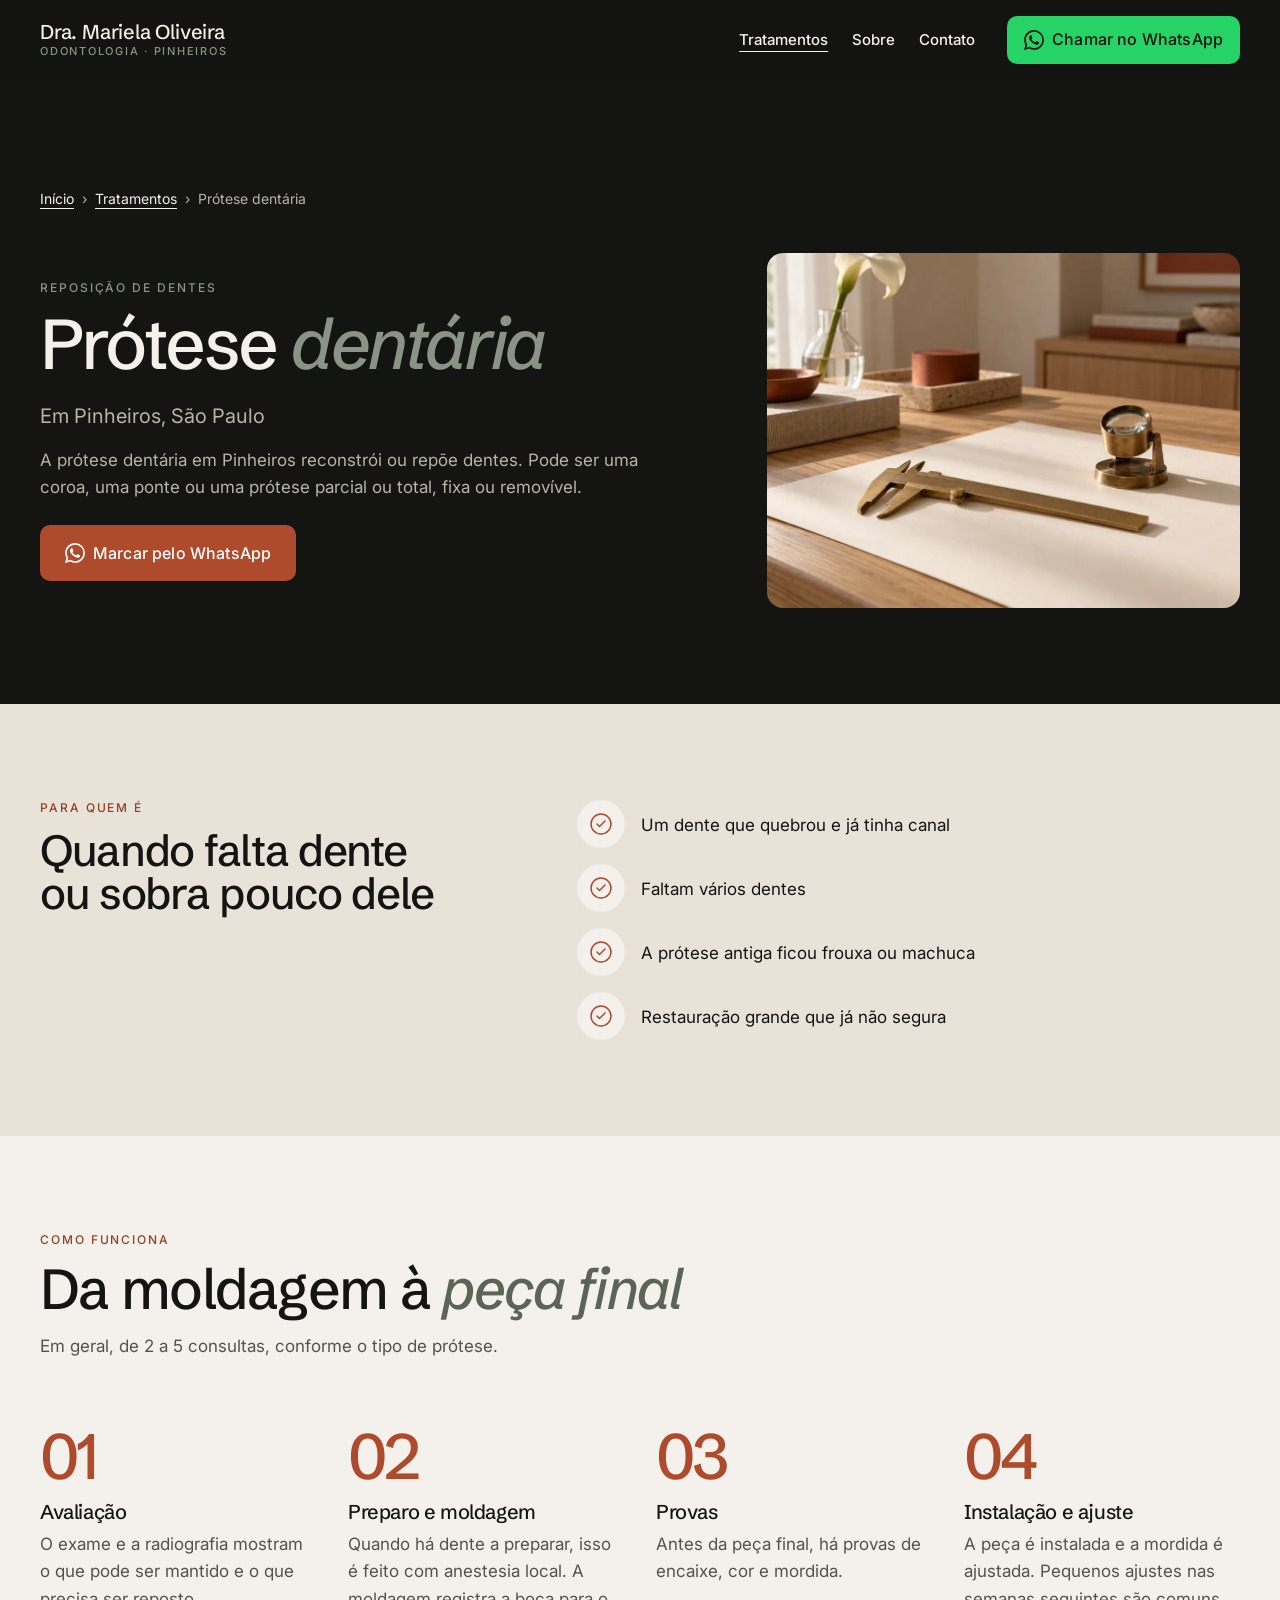
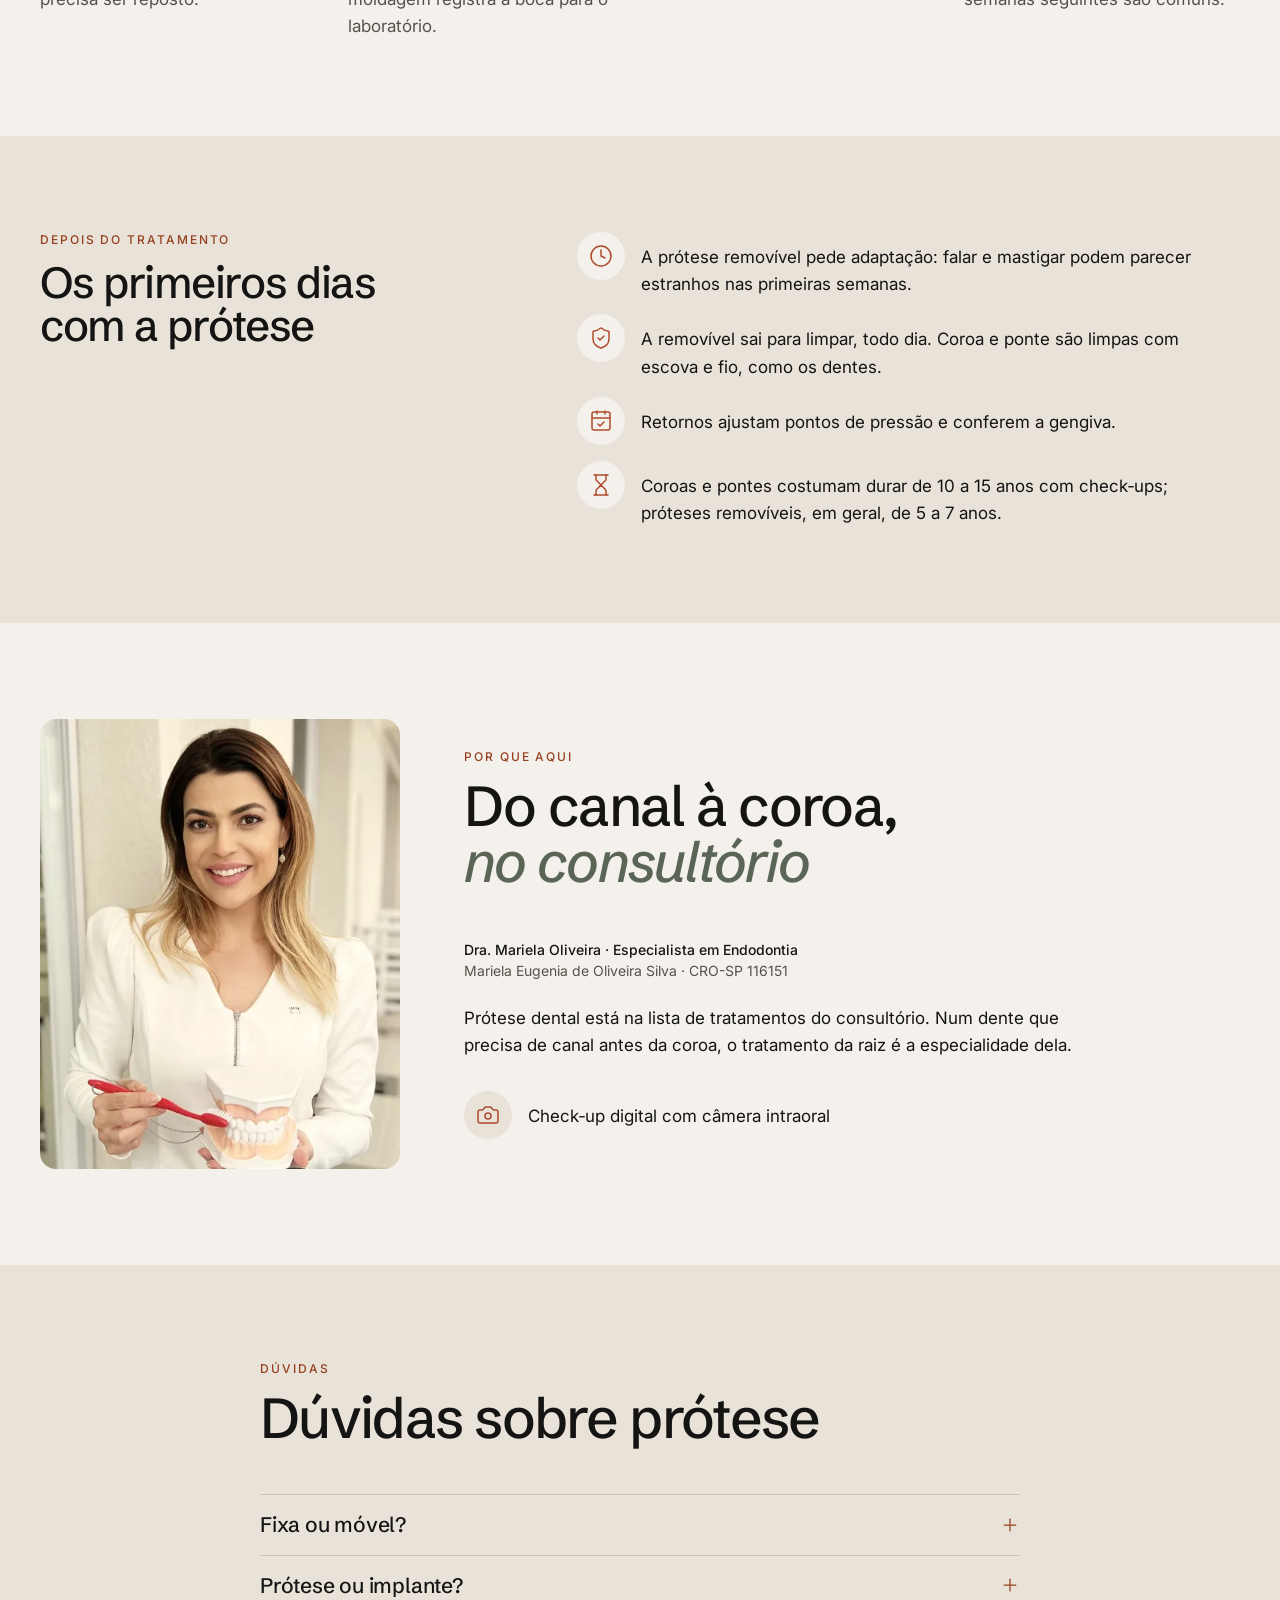
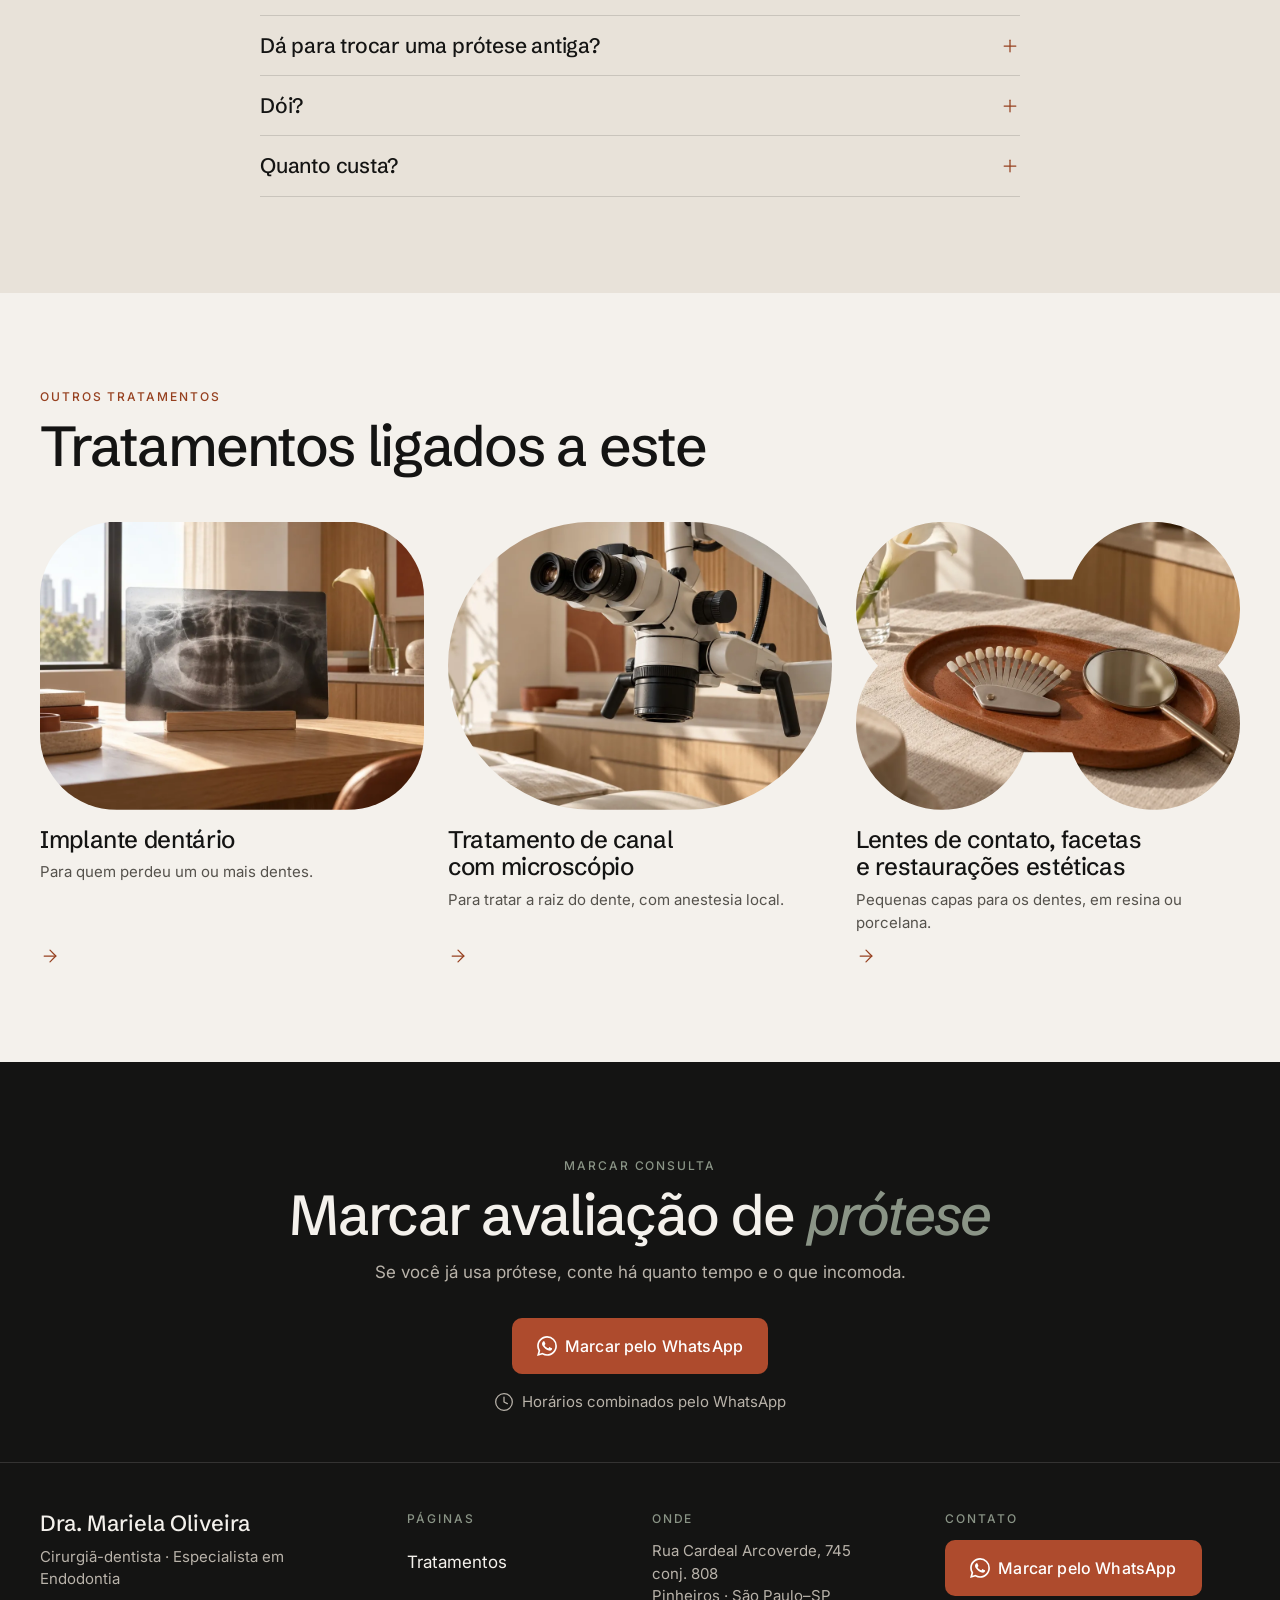
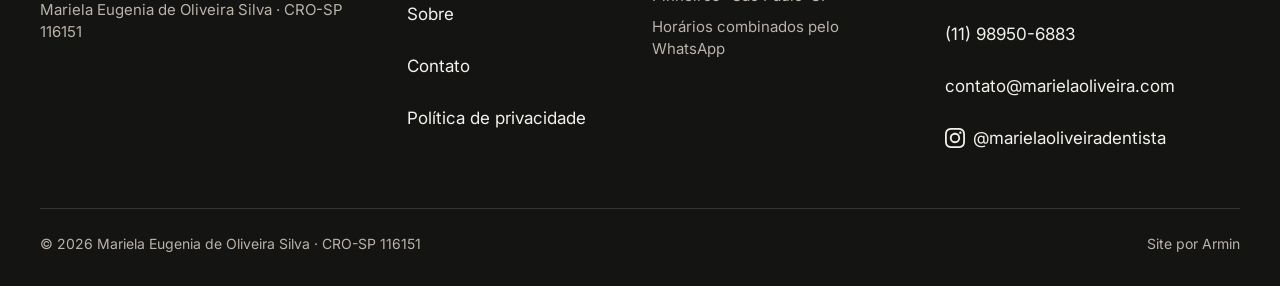
<file: tratamentos-protese-dentaria.html>
<!DOCTYPE html>
<!-- GERADO por _src/build.py a partir de _src/dados.py e _src/partes/. NÃO EDITE ESTE ARQUIVO: edite os dados e rode python3 _src/build.py -->
<html lang="pt-BR">
<head>
<meta charset="UTF-8">
<meta name="viewport" content="width=device-width, initial-scale=1">
<!-- PRÉ-VENDA: não remover até o Armin fechar a venda -->
<meta name="robots" content="noindex, nofollow">
<title>Prótese dentária em Pinheiros · Dra. Mariela Oliveira</title>
<meta name="description" content="Coroa, ponte e prótese parcial ou total, fixa ou removível, em Pinheiros: avaliação, moldagem, provas e ajuste. Cuidados e dúvidas.">
<meta property="og:title" content="Prótese dentária em Pinheiros · Dra. Mariela Oliveira">
<meta property="og:description" content="Coroa, ponte e prótese parcial ou total, fixa ou removível, em Pinheiros: avaliação, moldagem, provas e ajuste. Cuidados e dúvidas.">
<meta property="og:type" content="website">
<meta property="og:locale" content="pt_BR">
<meta name="twitter:card" content="summary_large_image">
<meta property="og:image" content="https://infomediamethods-sys.github.io/mariela-oliveira-dentista/assets/img/og-protese-dentaria.jpg">
<meta name="theme-color" content="#141413">
<link rel="icon" href="data:image/svg+xml,%3Csvg%20xmlns%3D%22http%3A//www.w3.org/2000/svg%22%20viewBox%3D%220%200%2064%2064%22%3E%3Crect%20width%3D%2264%22%20height%3D%2264%22%20rx%3D%2214%22%20fill%3D%22%23141413%22/%3E%3Ctext%20x%3D%2232%22%20y%3D%2242%22%20text-anchor%3D%22middle%22%20font-family%3D%22Schibsted%20Grotesk%2CArial%2Csans-serif%22%20font-size%3D%2227%22%20fill%3D%22%23F4F1EC%22%3EMO%3C/text%3E%3C/svg%3E">
<link rel="preconnect" href="https://fonts.googleapis.com">
<link rel="preconnect" href="https://fonts.gstatic.com" crossorigin>
<link href="https://fonts.googleapis.com/css2?family=Inter:wght@400;500&amp;family=Schibsted+Grotesk:ital,wght@0,500;1,500&amp;display=swap" rel="stylesheet">
<link rel="preload" as="image" type="image/webp" media="(max-width: 899px)" imagesrcset="assets/img/porta-protese-dentaria-480.webp 480w, assets/img/porta-protese-dentaria-960.webp 960w" imagesizes="100vw">
<link rel="preload" as="image" type="image/webp" media="(min-width: 900px)" imagesrcset="assets/img/porta-protese-dentaria-960.webp 960w, assets/img/porta-protese-dentaria-1600.webp 1600w" imagesizes="(min-width: 1200px) 480px, 40vw">
<link rel="stylesheet" href="assets/css/base.css">
<link rel="stylesheet" href="assets/css/style.css">
<script type="application/ld+json">{"@context": "https://schema.org", "@type": "FAQPage", "mainEntity": [{"@type": "Question", "name": "Fixa ou móvel?", "acceptedAnswer": {"@type": "Answer", "text": "Depende de quantos dentes faltam e do estado dos que ficaram. Coroa e ponte são fixas; a parcial ou total pode ser removível ou presa em implantes."}}, {"@type": "Question", "name": "Prótese ou implante?", "acceptedAnswer": {"@type": "Answer", "text": "São caminhos diferentes, às vezes combinados. A avaliação mostra as opções para o seu caso."}}, {"@type": "Question", "name": "Dá para trocar uma prótese antiga?", "acceptedAnswer": {"@type": "Answer", "text": "Sim. A peça é avaliada e, se precisar, uma nova é planejada."}}, {"@type": "Question", "name": "Dói?", "acceptedAnswer": {"@type": "Answer", "text": "O preparo do dente, quando existe, é feito com anestesia local."}}, {"@type": "Question", "name": "Quanto custa?", "acceptedAnswer": {"@type": "Answer", "text": "O valor depende da avaliação. A consulta é o momento de explicar o plano e o investimento."}}]}</script>
<script type="application/ld+json">{"@context": "https://schema.org", "@type": "BreadcrumbList", "itemListElement": [{"@type": "ListItem", "position": 1, "name": "Início", "item": "https://infomediamethods-sys.github.io/mariela-oliveira-dentista/"}, {"@type": "ListItem", "position": 2, "name": "Tratamentos", "item": "https://infomediamethods-sys.github.io/mariela-oliveira-dentista/tratamentos.html"}, {"@type": "ListItem", "position": 3, "name": "Prótese dentária"}]}</script>
<script type="application/ld+json">{"@context": "https://schema.org", "@type": "Dentist", "@id": "https://infomediamethods-sys.github.io/mariela-oliveira-dentista/#consultorio", "name": "Dra. Mariela Oliveira - Odontologia Especializada", "url": "https://infomediamethods-sys.github.io/mariela-oliveira-dentista/", "telephone": "+5511989506883", "address": {"@type": "PostalAddress", "streetAddress": "Rua Cardeal Arcoverde, 745, conj. 808", "addressLocality": "São Paulo", "addressRegion": "SP", "addressCountry": "BR", "postalCode": "05407-001"}, "geo": {"@type": "GeoCoordinates", "latitude": -23.5566692, "longitude": -46.6797643}, "email": "contato@marielaoliveira.com", "sameAs": ["https://www.instagram.com/marielaoliveiradentista/", "https://www.google.com/maps/place/Dra.+Mariela+Oliveira+-+Odontologia+Especializada/data=!4m7!3m6!1s0x94ce57330abb421b:0x8c3d53da6326603e!8m2!3d-23.5566692!4d-46.6797643!16s%2Fg%2F11hz_531l5!19sChIJG0K7CjNXzpQRPmAmY9pTPYw"], "image": "https://infomediamethods-sys.github.io/mariela-oliveira-dentista/assets/img/og-inicio.jpg", "employee": {"@id": "https://infomediamethods-sys.github.io/mariela-oliveira-dentista/#dentista"}}</script>
<script type="application/ld+json">{"@context": "https://schema.org", "@type": "Person", "@id": "https://infomediamethods-sys.github.io/mariela-oliveira-dentista/#dentista", "name": "Mariela Eugenia de Oliveira Silva", "alternateName": "Dra. Mariela Oliveira", "jobTitle": "Cirurgiã-dentista · CRO-SP 116151", "url": "https://infomediamethods-sys.github.io/mariela-oliveira-dentista/", "identifier": {"@type": "PropertyValue", "propertyID": "CRO-SP", "value": "116151"}, "worksFor": {"@id": "https://infomediamethods-sys.github.io/mariela-oliveira-dentista/#consultorio"}, "hasCredential": {"@type": "EducationalOccupationalCredential", "credentialCategory": "Especialidade registrada no CFO", "name": "Especialista em Endodontia"}}</script>

</head>
<body class="pagina-interna">
<a class="pular-conteudo" href="#conteudo">Pular para o conteúdo</a>
<svg class="mascaras" width="0" height="0" aria-hidden="true" focusable="false"><defs><clipPath id="mascara-1" clipPathUnits="objectBoundingBox"><rect width="1" height="1" rx=".2" ry=".26"/></clipPath><clipPath id="mascara-2" clipPathUnits="objectBoundingBox"><rect width="1" height="1" rx=".375" ry=".5"/></clipPath><clipPath id="mascara-3" clipPathUnits="objectBoundingBox"><ellipse cx=".225" cy=".3" rx=".225" ry=".3"/><ellipse cx=".775" cy=".3" rx=".225" ry=".3"/><ellipse cx=".225" cy=".7" rx=".225" ry=".3"/><ellipse cx=".775" cy=".7" rx=".225" ry=".3"/><rect x=".2" y=".2" width=".6" height=".6"/></clipPath></defs></svg><header data-header class="cabecalho">
  <div class="container cabecalho__linha">
    <a class="marca" href="index.html"><span class="marca__nome">Dra. Mariela Oliveira</span><span class="marca__sub">Odontologia · Pinheiros</span></a>
    <nav class="cabecalho__nav" aria-label="Páginas"><a href="tratamentos.html" aria-current="page">Tratamentos</a><a href="sobre.html">Sobre</a><a href="contato.html">Contato</a></nav>
    <a class="botao botao--whatsapp cabecalho__botao" href="https://wa.me/5511989506883?text=Ol%C3%A1%21%20Vim%20pelo%20site%20e%20quero%20marcar%20uma%20avalia%C3%A7%C3%A3o." target="_blank" rel="noopener" data-origem="cabecalho"><svg class="icone icone--linha icone--marca" width="20" height="20" fill="currentColor" aria-hidden="true" focusable="false" role="img" viewBox="0 0 24 24" xmlns="http://www.w3.org/2000/svg"><path d="M17.472 14.382c-.297-.149-1.758-.867-2.03-.967-.273-.099-.471-.148-.67.15-.197.297-.767.966-.94 1.164-.173.199-.347.223-.644.075-.297-.15-1.255-.463-2.39-1.475-.883-.788-1.48-1.761-1.653-2.059-.173-.297-.018-.458.13-.606.134-.133.298-.347.446-.52.149-.174.198-.298.298-.497.099-.198.05-.371-.025-.52-.075-.149-.669-1.612-.916-2.207-.242-.579-.487-.5-.669-.51-.173-.008-.371-.01-.57-.01-.198 0-.52.074-.792.372-.272.297-1.04 1.016-1.04 2.479 0 1.462 1.065 2.875 1.213 3.074.149.198 2.096 3.2 5.077 4.487.709.306 1.262.489 1.694.625.712.227 1.36.195 1.871.118.571-.085 1.758-.719 2.006-1.413.248-.694.248-1.289.173-1.413-.074-.124-.272-.198-.57-.347m-5.421 7.403h-.004a9.87 9.87 0 01-5.031-1.378l-.361-.214-3.741.982.998-3.648-.235-.374a9.86 9.86 0 01-1.51-5.26c.001-5.45 4.436-9.884 9.888-9.884 2.64 0 5.122 1.03 6.988 2.898a9.825 9.825 0 012.893 6.994c-.003 5.45-4.437 9.884-9.885 9.884m8.413-18.297A11.815 11.815 0 0012.05 0C5.495 0 .16 5.335.157 11.892c0 2.096.547 4.142 1.588 5.945L.057 24l6.305-1.654a11.882 11.882 0 005.683 1.448h.005c6.554 0 11.89-5.335 11.893-11.893a11.821 11.821 0 00-3.48-8.413Z"/></svg><span><span class="cabecalho__botao-extra">Chamar no </span>WhatsApp</span></a>
    
  </div>
  
</header>

<main id="conteudo">
<section class="heroi heroi--procedimento" data-heroi><div class="container"><nav class="trilha heroi__entra" style="--atraso:.1s" aria-label="Você está em"><a href="index.html">Início</a><span aria-hidden="true">›</span><a href="tratamentos.html">Tratamentos</a><span aria-hidden="true">›</span><span aria-current="page">Prótese dentária</span></nav><div class="heroi__grade"><div class="heroi__texto"><p class="rotulo heroi__entra" style="--atraso:.15s">Reposição de dentes</p><h1 class="heroi__entra" style="--atraso:.22s">Prótese <em>dentária</em></h1><p class="heroi__apoio heroi__entra" style="--atraso:.3s">Em Pinheiros, São Paulo</p><p class="heroi__oque heroi__entra" style="--atraso:.38s">A prótese dentária em Pinheiros reconstrói ou repõe dentes. Pode ser uma coroa, uma ponte ou uma prótese parcial ou total, fixa ou removível.</p><div class="heroi__acoes heroi__entra" style="--atraso:.45s"><a class="botao botao--primario" href="https://wa.me/5511989506883?text=Ol%C3%A1%21%20Vi%20a%20p%C3%A1gina%20de%20Pr%C3%B3tese%20dent%C3%A1ria%20no%20site%20e%20quero%20marcar%20uma%20avalia%C3%A7%C3%A3o." target="_blank" rel="noopener" data-origem="protese-dentaria"><svg class="icone icone--linha icone--marca" width="20" height="20" fill="currentColor" aria-hidden="true" focusable="false" role="img" viewBox="0 0 24 24" xmlns="http://www.w3.org/2000/svg"><path d="M17.472 14.382c-.297-.149-1.758-.867-2.03-.967-.273-.099-.471-.148-.67.15-.197.297-.767.966-.94 1.164-.173.199-.347.223-.644.075-.297-.15-1.255-.463-2.39-1.475-.883-.788-1.48-1.761-1.653-2.059-.173-.297-.018-.458.13-.606.134-.133.298-.347.446-.52.149-.174.198-.298.298-.497.099-.198.05-.371-.025-.52-.075-.149-.669-1.612-.916-2.207-.242-.579-.487-.5-.669-.51-.173-.008-.371-.01-.57-.01-.198 0-.52.074-.792.372-.272.297-1.04 1.016-1.04 2.479 0 1.462 1.065 2.875 1.213 3.074.149.198 2.096 3.2 5.077 4.487.709.306 1.262.489 1.694.625.712.227 1.36.195 1.871.118.571-.085 1.758-.719 2.006-1.413.248-.694.248-1.289.173-1.413-.074-.124-.272-.198-.57-.347m-5.421 7.403h-.004a9.87 9.87 0 01-5.031-1.378l-.361-.214-3.741.982.998-3.648-.235-.374a9.86 9.86 0 01-1.51-5.26c.001-5.45 4.436-9.884 9.888-9.884 2.64 0 5.122 1.03 6.988 2.898a9.825 9.825 0 012.893 6.994c-.003 5.45-4.437 9.884-9.885 9.884m8.413-18.297A11.815 11.815 0 0012.05 0C5.495 0 .16 5.335.157 11.892c0 2.096.547 4.142 1.588 5.945L.057 24l6.305-1.654a11.882 11.882 0 005.683 1.448h.005c6.554 0 11.89-5.335 11.893-11.893a11.821 11.821 0 00-3.48-8.413Z"/></svg><span>Marcar pelo WhatsApp</span></a></div></div><div class="heroi__lado heroi__entra" style="--atraso:.3s"><div class="midia proporcao-card heroi__midia"><picture><source type="image/webp" media="(max-width: 899px)" srcset="assets/img/porta-protese-dentaria-480.webp 480w, assets/img/porta-protese-dentaria-960.webp 960w" sizes="100vw"><source type="image/webp" srcset="assets/img/porta-protese-dentaria-960.webp 960w, assets/img/porta-protese-dentaria-1600.webp 1600w" sizes="(min-width: 1200px) 480px, 40vw"><img src="assets/img/porta-protese-dentaria-960.jpg" width="960" height="720" alt="Prótese dentária em Pinheiros: paquímetro de latão e lupa de bancada sobre papel creme" decoding="async" fetchpriority="high"></picture></div></div></div></div></section>
<section class="secao secao--claro-2" id="para-quem"><div class="container proc__grade"><div class="cabeca revelar"><p class="rotulo">Para quem é</p><h2>Quando falta dente ou sobra pouco dele</h2></div><ul class="lista lista--circulo  revelar" role="list"><li><span class="icone-circulo"><svg aria-hidden="true" focusable="false" class="icone icone--circle-check" xmlns="http://www.w3.org/2000/svg" width="24" height="24" viewBox="0 0 24 24" fill="none" stroke="currentColor" stroke-width="1.5" stroke-linecap="round" stroke-linejoin="round" ><circle cx="12" cy="12" r="10" /><path d="m16 9-5.5 5.5L8 12" /></svg></span><div class="lista__texto"><span>Um dente que quebrou e já tinha canal</span></div></li><li><span class="icone-circulo"><svg aria-hidden="true" focusable="false" class="icone icone--circle-check" xmlns="http://www.w3.org/2000/svg" width="24" height="24" viewBox="0 0 24 24" fill="none" stroke="currentColor" stroke-width="1.5" stroke-linecap="round" stroke-linejoin="round" ><circle cx="12" cy="12" r="10" /><path d="m16 9-5.5 5.5L8 12" /></svg></span><div class="lista__texto"><span>Faltam vários dentes</span></div></li><li><span class="icone-circulo"><svg aria-hidden="true" focusable="false" class="icone icone--circle-check" xmlns="http://www.w3.org/2000/svg" width="24" height="24" viewBox="0 0 24 24" fill="none" stroke="currentColor" stroke-width="1.5" stroke-linecap="round" stroke-linejoin="round" ><circle cx="12" cy="12" r="10" /><path d="m16 9-5.5 5.5L8 12" /></svg></span><div class="lista__texto"><span>A prótese antiga ficou frouxa ou machuca</span></div></li><li><span class="icone-circulo"><svg aria-hidden="true" focusable="false" class="icone icone--circle-check" xmlns="http://www.w3.org/2000/svg" width="24" height="24" viewBox="0 0 24 24" fill="none" stroke="currentColor" stroke-width="1.5" stroke-linecap="round" stroke-linejoin="round" ><circle cx="12" cy="12" r="10" /><path d="m16 9-5.5 5.5L8 12" /></svg></span><div class="lista__texto"><span>Restauração grande que já não segura</span></div></li></ul></div></section>
<section class="secao secao--claro" id="como-funciona"><div class="container"><div class="cabeca revelar"><p class="rotulo">Como funciona</p><h2>Da moldagem à <em>peça final</em></h2><p class="apoio">Em geral, de 2 a 5 consultas, conforme o tipo de prótese.</p></div><ol class="passos passos--curto revelar" role="list"><li class="passo"><span class="passo__numero">01</span><div class="passo__corpo"><h3 class="passo__titulo">Avaliação</h3><p>O exame e a radiografia mostram o que pode ser mantido e o que precisa ser reposto.</p></div></li><li class="passo"><span class="passo__numero">02</span><div class="passo__corpo"><h3 class="passo__titulo">Preparo e moldagem</h3><p>Quando há dente a preparar, isso é feito com anestesia local. A moldagem registra a boca para o laboratório.</p></div></li><li class="passo"><span class="passo__numero">03</span><div class="passo__corpo"><h3 class="passo__titulo">Provas</h3><p>Antes da peça final, há provas de encaixe, cor e mordida.</p></div></li><li class="passo"><span class="passo__numero">04</span><div class="passo__corpo"><h3 class="passo__titulo">Instalação e ajuste</h3><p>A peça é instalada e a mordida é ajustada. Pequenos ajustes nas semanas seguintes são comuns.</p></div></li></ol></div></section>
<section class="secao secao--claro-2" id="depois"><div class="container proc__grade"><div class="cabeca revelar"><p class="rotulo">Depois do tratamento</p><h2>Os primeiros dias com a prótese</h2></div><ul class="lista lista--circulo lista--depois revelar" role="list"><li><span class="icone-circulo"><svg aria-hidden="true" focusable="false" class="icone icone--clock" xmlns="http://www.w3.org/2000/svg" width="24" height="24" viewBox="0 0 24 24" fill="none" stroke="currentColor" stroke-width="1.5" stroke-linecap="round" stroke-linejoin="round" ><circle cx="12" cy="12" r="10" /><path d="M12 6v6l4 2" /></svg></span><div class="lista__texto"><span>A prótese removível pede adaptação: falar e mastigar podem parecer estranhos nas primeiras semanas.</span></div></li><li><span class="icone-circulo"><svg aria-hidden="true" focusable="false" class="icone icone--shield-check" xmlns="http://www.w3.org/2000/svg" width="24" height="24" viewBox="0 0 24 24" fill="none" stroke="currentColor" stroke-width="1.5" stroke-linecap="round" stroke-linejoin="round" ><path d="M20 13c0 5-3.5 7.5-7.66 8.95a1 1 0 0 1-.67-.01C7.5 20.5 4 18 4 13V6a1 1 0 0 1 1-1c2 0 4.5-1.2 6.24-2.72a1.17 1.17 0 0 1 1.52 0C14.51 3.81 17 5 19 5a1 1 0 0 1 1 1z" /><path d="m9 12 2 2 4-4" /></svg></span><div class="lista__texto"><span>A removível sai para limpar, todo dia. Coroa e ponte são limpas com escova e fio, como os dentes.</span></div></li><li><span class="icone-circulo"><svg aria-hidden="true" focusable="false" class="icone icone--calendar-check" xmlns="http://www.w3.org/2000/svg" width="24" height="24" viewBox="0 0 24 24" fill="none" stroke="currentColor" stroke-width="1.5" stroke-linecap="round" stroke-linejoin="round" ><path d="M8 2v3" /><path d="M16 2v3" /><rect x="3" y="3" width="18" height="18" rx="2" /><path d="M3 9h18" /><path d="m9 15 2 2 4-4" /></svg></span><div class="lista__texto"><span>Retornos ajustam pontos de pressão e conferem a gengiva.</span></div></li><li><span class="icone-circulo"><svg aria-hidden="true" focusable="false" class="icone icone--hourglass" xmlns="http://www.w3.org/2000/svg" width="24" height="24" viewBox="0 0 24 24" fill="none" stroke="currentColor" stroke-width="1.5" stroke-linecap="round" stroke-linejoin="round" ><path d="M5 22h14" /><path d="M5 2h14" /><path d="M17 22v-4.172a2 2 0 0 0-.586-1.414L12 12l-4.414 4.414A2 2 0 0 0 7 17.828V22" /><path d="M7 2v4.172a2 2 0 0 0 .586 1.414L12 12l4.414-4.414A2 2 0 0 0 17 6.172V2" /></svg></span><div class="lista__texto"><span>Coroas e pontes costumam durar de 10 a 15 anos com check‑ups; próteses removíveis, em geral, de 5 a 7 anos.</span></div></li></ul></div></section>
<section class="secao secao--claro pessoa pessoa--curta" id="por-que-aqui"><div class="container pessoa__grade"><div class="pessoa__foto revelar"><div class="midia proporcao-retrato pessoa__midia"><picture><source type="image/webp" media="(max-width: 899px)" srcset="assets/img/dentista-480.webp 480w, assets/img/dentista-960.webp 960w" sizes="(max-width: 599px) 100vw, 360px"><source type="image/webp" srcset="assets/img/dentista-960.webp 960w, assets/img/dentista-480.webp 480w" sizes="360px"><img src="assets/img/dentista-960.jpg" width="960" height="1200" alt="Dra. Mariela Oliveira, cirurgiã-dentista, de jaleco, segurando um modelo de arcada" decoding="async" ></picture></div></div><div class="pessoa__texto"><div class="cabeca revelar"><p class="rotulo">Por que aqui</p><h2>Do canal à coroa, <em>no consultório</em></h2></div><p class="registro pessoa__registro"><span class="registro__linha"><span class="registro__parte">Dra. Mariela Oliveira</span><span class="registro__parte">Especialista em Endodontia</span></span><span class="registro__linha"><span class="registro__parte">Mariela Eugenia de Oliveira Silva</span><span class="registro__parte">CRO-SP 116151</span></span></p><div class="pessoa__prosa revelar"><p>Prótese dental está na lista de tratamentos do consultório. Num dente que precisa de canal antes da coroa, o tratamento da raiz é a especialidade dela.</p></div><ul class="lista lista--circulo pessoa__itens revelar" role="list"><li><span class="icone-circulo"><svg aria-hidden="true" focusable="false" class="icone icone--camera" xmlns="http://www.w3.org/2000/svg" width="24" height="24" viewBox="0 0 24 24" fill="none" stroke="currentColor" stroke-width="1.5" stroke-linecap="round" stroke-linejoin="round" ><path d="M13.997 4a2 2 0 0 1 1.76 1.05l.486.9A2 2 0 0 0 18.003 7H20a2 2 0 0 1 2 2v9a2 2 0 0 1-2 2H4a2 2 0 0 1-2-2V9a2 2 0 0 1 2-2h1.997a2 2 0 0 0 1.759-1.048l.489-.904A2 2 0 0 1 10.004 4z" /><circle cx="12" cy="13" r="3" /></svg></span><div class="lista__texto"><span>Check‑up digital com câmera intraoral</span></div></li></ul></div></div></section>
<section class="secao secao--claro-2" id="duvidas"><div class="container--estreito"><div class="cabeca revelar"><p class="rotulo">Dúvidas</p><h2>Dúvidas sobre prótese</h2></div><div class="faq revelar" id="duvidas-lista" data-acordeao><details class="faq__item"><summary><span>Fixa ou móvel?</span><svg aria-hidden="true" focusable="false" class="icone icone--linha icone--plus" xmlns="http://www.w3.org/2000/svg" width="20" height="20" viewBox="0 0 24 24" fill="none" stroke="currentColor" stroke-width="1.5" stroke-linecap="round" stroke-linejoin="round" ><path d="M5 12h14" /><path d="M12 5v14" /></svg></summary><div class="faq__resposta"><p>Depende de quantos dentes faltam e do estado dos que ficaram. Coroa e ponte são fixas; a parcial ou total pode ser removível ou presa em implantes.</p></div></details><details class="faq__item"><summary><span>Prótese ou implante?</span><svg aria-hidden="true" focusable="false" class="icone icone--linha icone--plus" xmlns="http://www.w3.org/2000/svg" width="20" height="20" viewBox="0 0 24 24" fill="none" stroke="currentColor" stroke-width="1.5" stroke-linecap="round" stroke-linejoin="round" ><path d="M5 12h14" /><path d="M12 5v14" /></svg></summary><div class="faq__resposta"><p>São caminhos diferentes, às vezes combinados. A avaliação mostra as opções para o seu caso.</p></div></details><details class="faq__item"><summary><span>Dá para trocar uma prótese antiga?</span><svg aria-hidden="true" focusable="false" class="icone icone--linha icone--plus" xmlns="http://www.w3.org/2000/svg" width="20" height="20" viewBox="0 0 24 24" fill="none" stroke="currentColor" stroke-width="1.5" stroke-linecap="round" stroke-linejoin="round" ><path d="M5 12h14" /><path d="M12 5v14" /></svg></summary><div class="faq__resposta"><p>Sim. A peça é avaliada e, se precisar, uma nova é planejada.</p></div></details><details class="faq__item"><summary><span>Dói?</span><svg aria-hidden="true" focusable="false" class="icone icone--linha icone--plus" xmlns="http://www.w3.org/2000/svg" width="20" height="20" viewBox="0 0 24 24" fill="none" stroke="currentColor" stroke-width="1.5" stroke-linecap="round" stroke-linejoin="round" ><path d="M5 12h14" /><path d="M12 5v14" /></svg></summary><div class="faq__resposta"><p>O preparo do dente, quando existe, é feito com anestesia local.</p></div></details><details class="faq__item"><summary><span>Quanto custa?</span><svg aria-hidden="true" focusable="false" class="icone icone--linha icone--plus" xmlns="http://www.w3.org/2000/svg" width="20" height="20" viewBox="0 0 24 24" fill="none" stroke="currentColor" stroke-width="1.5" stroke-linecap="round" stroke-linejoin="round" ><path d="M5 12h14" /><path d="M12 5v14" /></svg></summary><div class="faq__resposta"><p>O valor depende da avaliação. A consulta é o momento de explicar o plano e o investimento.</p></div></details></div></div></section>
<section class="secao secao--claro" id="outros"><div class="container"><div class="cabeca revelar"><p class="rotulo">Outros tratamentos</p><h2>Tratamentos ligados a este</h2></div><div class="grade grade--3 grade--portas grade--outros revelar-grupo"><a class="card card--link" href="tratamentos-implante-dentario.html" data-mascara="1" data-grupos="Reposição de dentes"><div class="midia proporcao-card card__midia"><picture><source type="image/webp" media="(max-width: 899px)" srcset="assets/img/porta-implante-dentario-480.webp 480w, assets/img/porta-implante-dentario-960.webp 960w" sizes="(max-width: 599px) 36vw, 168px"><source type="image/webp" srcset="assets/img/porta-implante-dentario-960.webp 960w, assets/img/porta-implante-dentario-1600.webp 1600w" sizes="(min-width: 900px) 280px, 168px"><img src="assets/img/porta-implante-dentario-960.jpg" width="960" height="720" alt="Radiografia panorâmica contra a luz da janela, num suporte de madeira" decoding="async" ></picture></div><div class="card__corpo"><h3 class="card__titulo">Implante dentário</h3><p class="card__texto">Para quem perdeu um ou mais dentes.</p><span class="card__seta" aria-hidden="true"><svg aria-hidden="true" focusable="false" class="icone icone--linha icone--arrow-right" xmlns="http://www.w3.org/2000/svg" width="20" height="20" viewBox="0 0 24 24" fill="none" stroke="currentColor" stroke-width="1.5" stroke-linecap="round" stroke-linejoin="round" ><path d="M5 12h14" /><path d="m12 5 7 7-7 7" /></svg></span></div></a><a class="card card--link" href="tratamentos-tratamento-de-canal.html" data-mascara="2" data-grupos="Dor ou sensibilidade"><div class="midia proporcao-card card__midia"><picture><source type="image/webp" media="(max-width: 899px)" srcset="assets/img/porta-tratamento-de-canal-480.webp 480w, assets/img/porta-tratamento-de-canal-960.webp 960w" sizes="(max-width: 599px) 36vw, 168px"><source type="image/webp" srcset="assets/img/porta-tratamento-de-canal-960.webp 960w, assets/img/porta-tratamento-de-canal-1600.webp 1600w" sizes="(min-width: 900px) 280px, 168px"><img src="assets/img/porta-tratamento-de-canal-960.jpg" width="960" height="720" alt="Microscópio operatório odontológico em repouso sobre bancada de carvalho" decoding="async" loading="lazy"></picture></div><div class="card__corpo"><h3 class="card__titulo">Tratamento de canal com microscópio</h3><p class="card__texto">Para tratar a raiz do dente, com anestesia local.</p><span class="card__seta" aria-hidden="true"><svg aria-hidden="true" focusable="false" class="icone icone--linha icone--arrow-right" xmlns="http://www.w3.org/2000/svg" width="20" height="20" viewBox="0 0 24 24" fill="none" stroke="currentColor" stroke-width="1.5" stroke-linecap="round" stroke-linejoin="round" ><path d="M5 12h14" /><path d="m12 5 7 7-7 7" /></svg></span></div></a><a class="card card--link" href="tratamentos-lentes-de-contato-e-facetas.html" data-mascara="3" data-grupos="Estética"><div class="midia proporcao-card card__midia"><picture><source type="image/webp" media="(max-width: 899px)" srcset="assets/img/porta-lentes-de-contato-e-facetas-480.webp 480w, assets/img/porta-lentes-de-contato-e-facetas-960.webp 960w" sizes="(max-width: 599px) 36vw, 168px"><source type="image/webp" srcset="assets/img/porta-lentes-de-contato-e-facetas-960.webp 960w, assets/img/porta-lentes-de-contato-e-facetas-1600.webp 1600w" sizes="(min-width: 900px) 280px, 168px"><img src="assets/img/porta-lentes-de-contato-e-facetas-960.jpg" width="960" height="720" alt="Escala de cores de dentes em leque sobre bandeja terracota, com espelho de mão" decoding="async" loading="lazy"></picture></div><div class="card__corpo"><h3 class="card__titulo">Lentes de contato, facetas e restaurações estéticas</h3><p class="card__texto">Pequenas capas para os dentes, em resina ou porcelana.</p><span class="card__seta" aria-hidden="true"><svg aria-hidden="true" focusable="false" class="icone icone--linha icone--arrow-right" xmlns="http://www.w3.org/2000/svg" width="20" height="20" viewBox="0 0 24 24" fill="none" stroke="currentColor" stroke-width="1.5" stroke-linecap="round" stroke-linejoin="round" ><path d="M5 12h14" /><path d="m12 5 7 7-7 7" /></svg></span></div></a></div></div></section>
<section class="secao secao--escuro cta" id="contato"><div class="container--estreito cta__caixa revelar"><p class="rotulo">Marcar consulta</p><h2>Marcar avaliação de <em>prótese</em></h2><p class="cta__texto">Se você já usa prótese, conte há quanto tempo e o que incomoda.</p><div class="cta__acoes"><a class="botao botao--primario" href="https://wa.me/5511989506883?text=Ol%C3%A1%21%20Vi%20a%20p%C3%A1gina%20de%20Pr%C3%B3tese%20dent%C3%A1ria%20no%20site%20e%20quero%20marcar%20uma%20avalia%C3%A7%C3%A3o." target="_blank" rel="noopener" data-origem="protese-dentaria"><svg class="icone icone--linha icone--marca" width="20" height="20" fill="currentColor" aria-hidden="true" focusable="false" role="img" viewBox="0 0 24 24" xmlns="http://www.w3.org/2000/svg"><path d="M17.472 14.382c-.297-.149-1.758-.867-2.03-.967-.273-.099-.471-.148-.67.15-.197.297-.767.966-.94 1.164-.173.199-.347.223-.644.075-.297-.15-1.255-.463-2.39-1.475-.883-.788-1.48-1.761-1.653-2.059-.173-.297-.018-.458.13-.606.134-.133.298-.347.446-.52.149-.174.198-.298.298-.497.099-.198.05-.371-.025-.52-.075-.149-.669-1.612-.916-2.207-.242-.579-.487-.5-.669-.51-.173-.008-.371-.01-.57-.01-.198 0-.52.074-.792.372-.272.297-1.04 1.016-1.04 2.479 0 1.462 1.065 2.875 1.213 3.074.149.198 2.096 3.2 5.077 4.487.709.306 1.262.489 1.694.625.712.227 1.36.195 1.871.118.571-.085 1.758-.719 2.006-1.413.248-.694.248-1.289.173-1.413-.074-.124-.272-.198-.57-.347m-5.421 7.403h-.004a9.87 9.87 0 01-5.031-1.378l-.361-.214-3.741.982.998-3.648-.235-.374a9.86 9.86 0 01-1.51-5.26c.001-5.45 4.436-9.884 9.888-9.884 2.64 0 5.122 1.03 6.988 2.898a9.825 9.825 0 012.893 6.994c-.003 5.45-4.437 9.884-9.885 9.884m8.413-18.297A11.815 11.815 0 0012.05 0C5.495 0 .16 5.335.157 11.892c0 2.096.547 4.142 1.588 5.945L.057 24l6.305-1.654a11.882 11.882 0 005.683 1.448h.005c6.554 0 11.89-5.335 11.893-11.893a11.821 11.821 0 00-3.48-8.413Z"/></svg><span>Marcar pelo WhatsApp</span></a></div><div class="cta__info"><p class="cta__horario"><svg aria-hidden="true" focusable="false" class="icone icone--linha icone--clock" xmlns="http://www.w3.org/2000/svg" width="20" height="20" viewBox="0 0 24 24" fill="none" stroke="currentColor" stroke-width="1.5" stroke-linecap="round" stroke-linejoin="round" ><circle cx="12" cy="12" r="10" /><path d="M12 6v6l4 2" /></svg><span>Horários combinados pelo WhatsApp</span></p></div></div></section>
</main>
<footer class="rodape">
  <div class="container">
    <div class="rodape__grade">
      <div class="rodape__col">
        <p class="rodape__nome">Dra. Mariela Oliveira</p>
        <p class="rodape__registro">Cirurgiã-dentista · Especialista em Endodontia</p>
        <p class="rodape__texto registro rodape__reg"><span class="registro__linha"><span class="registro__parte">Mariela Eugenia de Oliveira Silva</span><span class="registro__parte">CRO-SP 116151</span></span></p>
      </div>
      <div class="rodape__col"><p class="rotulo">Páginas</p><ul class="rodape__lista" role="list"><li><a href="tratamentos.html">Tratamentos</a></li><li><a href="sobre.html">Sobre</a></li><li><a href="contato.html">Contato</a></li><li><a href="politica-de-privacidade.html">Política de privacidade</a></li></ul></div>
      <div class="rodape__col"><p class="rotulo">Onde</p><address class="rodape__texto">Rua Cardeal Arcoverde, 745<br>conj. 808<br>Pinheiros · São Paulo–SP</address><p class="rodape__texto">Horários combinados pelo WhatsApp</p></div>
      <div class="rodape__col"><p class="rotulo">Contato</p><div class="rodape__botao"><a class="botao botao--primario" href="https://wa.me/5511989506883?text=Ol%C3%A1%21%20Vim%20pelo%20site%20e%20quero%20marcar%20uma%20avalia%C3%A7%C3%A3o." target="_blank" rel="noopener" data-origem="rodape"><svg class="icone icone--linha icone--marca" width="20" height="20" fill="currentColor" aria-hidden="true" focusable="false" role="img" viewBox="0 0 24 24" xmlns="http://www.w3.org/2000/svg"><path d="M17.472 14.382c-.297-.149-1.758-.867-2.03-.967-.273-.099-.471-.148-.67.15-.197.297-.767.966-.94 1.164-.173.199-.347.223-.644.075-.297-.15-1.255-.463-2.39-1.475-.883-.788-1.48-1.761-1.653-2.059-.173-.297-.018-.458.13-.606.134-.133.298-.347.446-.52.149-.174.198-.298.298-.497.099-.198.05-.371-.025-.52-.075-.149-.669-1.612-.916-2.207-.242-.579-.487-.5-.669-.51-.173-.008-.371-.01-.57-.01-.198 0-.52.074-.792.372-.272.297-1.04 1.016-1.04 2.479 0 1.462 1.065 2.875 1.213 3.074.149.198 2.096 3.2 5.077 4.487.709.306 1.262.489 1.694.625.712.227 1.36.195 1.871.118.571-.085 1.758-.719 2.006-1.413.248-.694.248-1.289.173-1.413-.074-.124-.272-.198-.57-.347m-5.421 7.403h-.004a9.87 9.87 0 01-5.031-1.378l-.361-.214-3.741.982.998-3.648-.235-.374a9.86 9.86 0 01-1.51-5.26c.001-5.45 4.436-9.884 9.888-9.884 2.64 0 5.122 1.03 6.988 2.898a9.825 9.825 0 012.893 6.994c-.003 5.45-4.437 9.884-9.885 9.884m8.413-18.297A11.815 11.815 0 0012.05 0C5.495 0 .16 5.335.157 11.892c0 2.096.547 4.142 1.588 5.945L.057 24l6.305-1.654a11.882 11.882 0 005.683 1.448h.005c6.554 0 11.89-5.335 11.893-11.893a11.821 11.821 0 00-3.48-8.413Z"/></svg><span>Marcar pelo WhatsApp</span></a></div><ul class="rodape__lista" role="list"><li><a href="tel:+5511989506883">(11) 98950-6883</a></li><li><a href="mailto:contato@marielaoliveira.com">contato@marielaoliveira.com</a></li><li><a class="rodape__link-icone" href="https://www.instagram.com/marielaoliveiradentista/" target="_blank" rel="noopener"><svg class="icone icone--linha icone--marca" width="20" height="20" fill="currentColor" aria-hidden="true" focusable="false" role="img" viewBox="0 0 24 24" xmlns="http://www.w3.org/2000/svg"><path d="M7.0301.084c-1.2768.0602-2.1487.264-2.911.5634-.7888.3075-1.4575.72-2.1228 1.3877-.6652.6677-1.075 1.3368-1.3802 2.127-.2954.7638-.4956 1.6365-.552 2.914-.0564 1.2775-.0689 1.6882-.0626 4.947.0062 3.2586.0206 3.6671.0825 4.9473.061 1.2765.264 2.1482.5635 2.9107.308.7889.72 1.4573 1.388 2.1228.6679.6655 1.3365 1.0743 2.1285 1.38.7632.295 1.6361.4961 2.9134.552 1.2773.056 1.6884.069 4.9462.0627 3.2578-.0062 3.668-.0207 4.9478-.0814 1.28-.0607 2.147-.2652 2.9098-.5633.7889-.3086 1.4578-.72 2.1228-1.3881.665-.6682 1.0745-1.3378 1.3795-2.1284.2957-.7632.4966-1.636.552-2.9124.056-1.2809.0692-1.6898.063-4.948-.0063-3.2583-.021-3.6668-.0817-4.9465-.0607-1.2797-.264-2.1487-.5633-2.9117-.3084-.7889-.72-1.4568-1.3876-2.1228C21.2982 1.33 20.628.9208 19.8378.6165 19.074.321 18.2017.1197 16.9244.0645 15.6471.0093 15.236-.005 11.977.0014 8.718.0076 8.31.0215 7.0301.0839m.1402 21.6932c-1.17-.0509-1.8053-.2453-2.2287-.408-.5606-.216-.96-.4771-1.3819-.895-.422-.4178-.6811-.8186-.9-1.378-.1644-.4234-.3624-1.058-.4171-2.228-.0595-1.2645-.072-1.6442-.079-4.848-.007-3.2037.0053-3.583.0607-4.848.05-1.169.2456-1.805.408-2.2282.216-.5613.4762-.96.895-1.3816.4188-.4217.8184-.6814 1.3783-.9003.423-.1651 1.0575-.3614 2.227-.4171 1.2655-.06 1.6447-.072 4.848-.079 3.2033-.007 3.5835.005 4.8495.0608 1.169.0508 1.8053.2445 2.228.408.5608.216.96.4754 1.3816.895.4217.4194.6816.8176.9005 1.3787.1653.4217.3617 1.056.4169 2.2263.0602 1.2655.0739 1.645.0796 4.848.0058 3.203-.0055 3.5834-.061 4.848-.051 1.17-.245 1.8055-.408 2.2294-.216.5604-.4763.96-.8954 1.3814-.419.4215-.8181.6811-1.3783.9-.4224.1649-1.0577.3617-2.2262.4174-1.2656.0595-1.6448.072-4.8493.079-3.2045.007-3.5825-.006-4.848-.0608M16.953 5.5864A1.44 1.44 0 1 0 18.39 4.144a1.44 1.44 0 0 0-1.437 1.4424M5.8385 12.012c.0067 3.4032 2.7706 6.1557 6.173 6.1493 3.4026-.0065 6.157-2.7701 6.1506-6.1733-.0065-3.4032-2.771-6.1565-6.174-6.1498-3.403.0067-6.156 2.771-6.1496 6.1738M8 12.0077a4 4 0 1 1 4.008 3.9921A3.9996 3.9996 0 0 1 8 12.0077"/></svg><span>@marielaoliveiradentista</span></a></li></ul></div>
    </div>
    <div class="rodape__base">
      <p class="registro rodape__reg"><span class="registro__linha"><span class="registro__parte">© 2026 Mariela Eugenia de Oliveira Silva</span><span class="registro__parte">CRO-SP 116151</span></span></p>
      <p>Site por Armin</p>
    </div>
  </div>
</footer>

<script src="assets/js/lenis.min.js" defer></script>
<script src="assets/js/main.js" defer></script>
<script src="assets/js/movimento.js" defer></script>
</body>
</html>
</file>
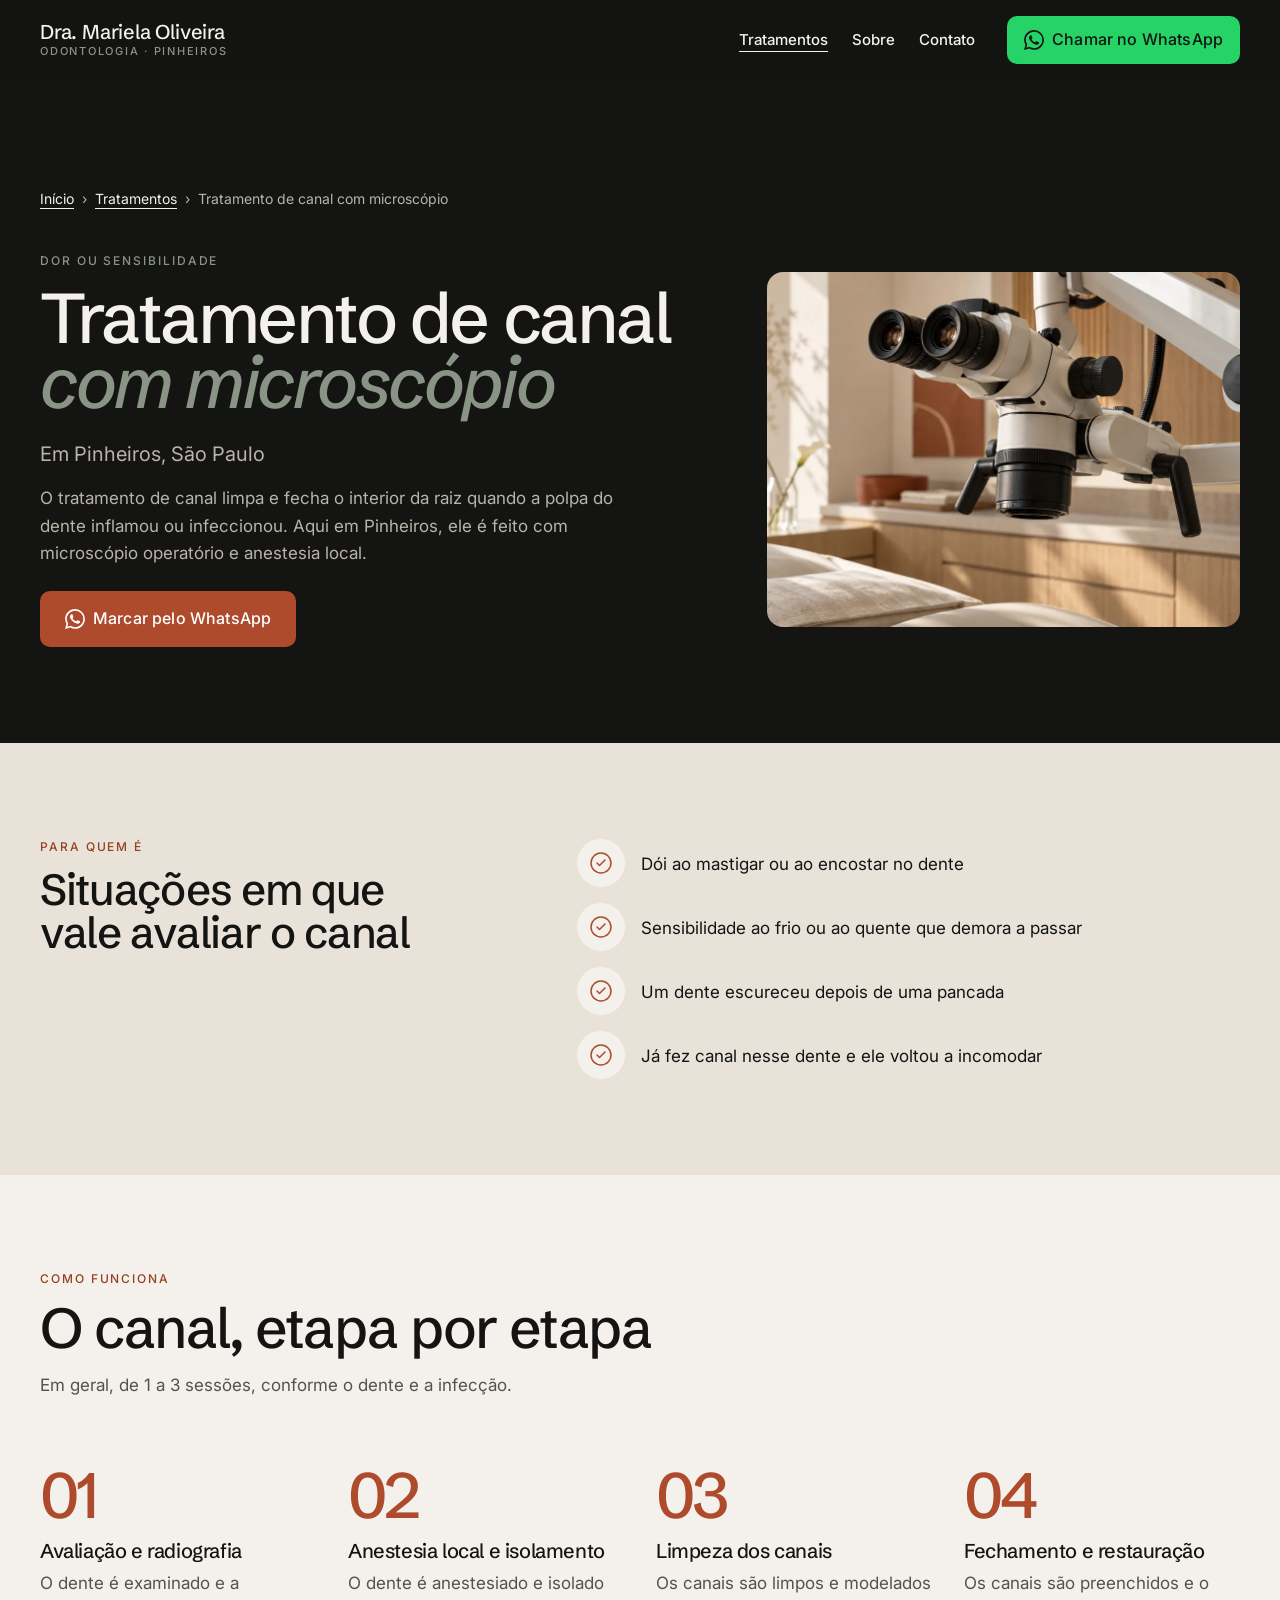
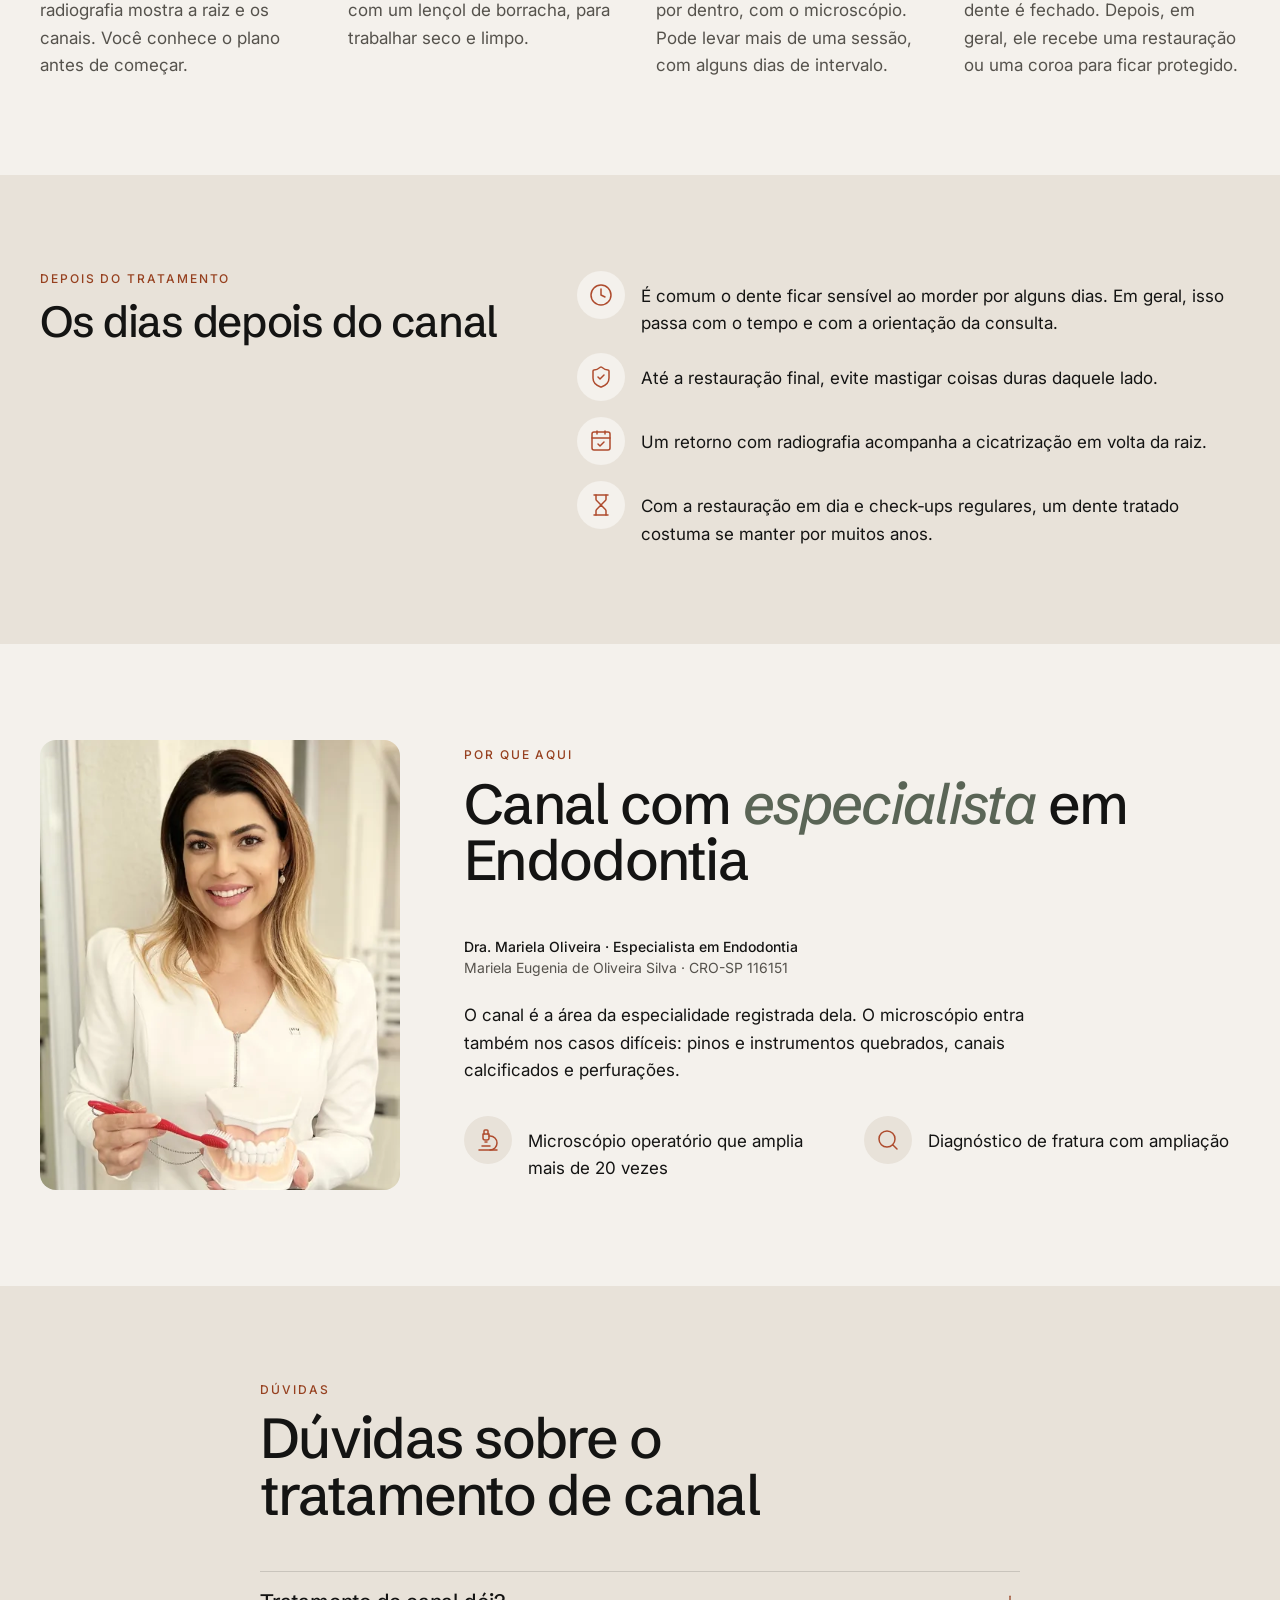
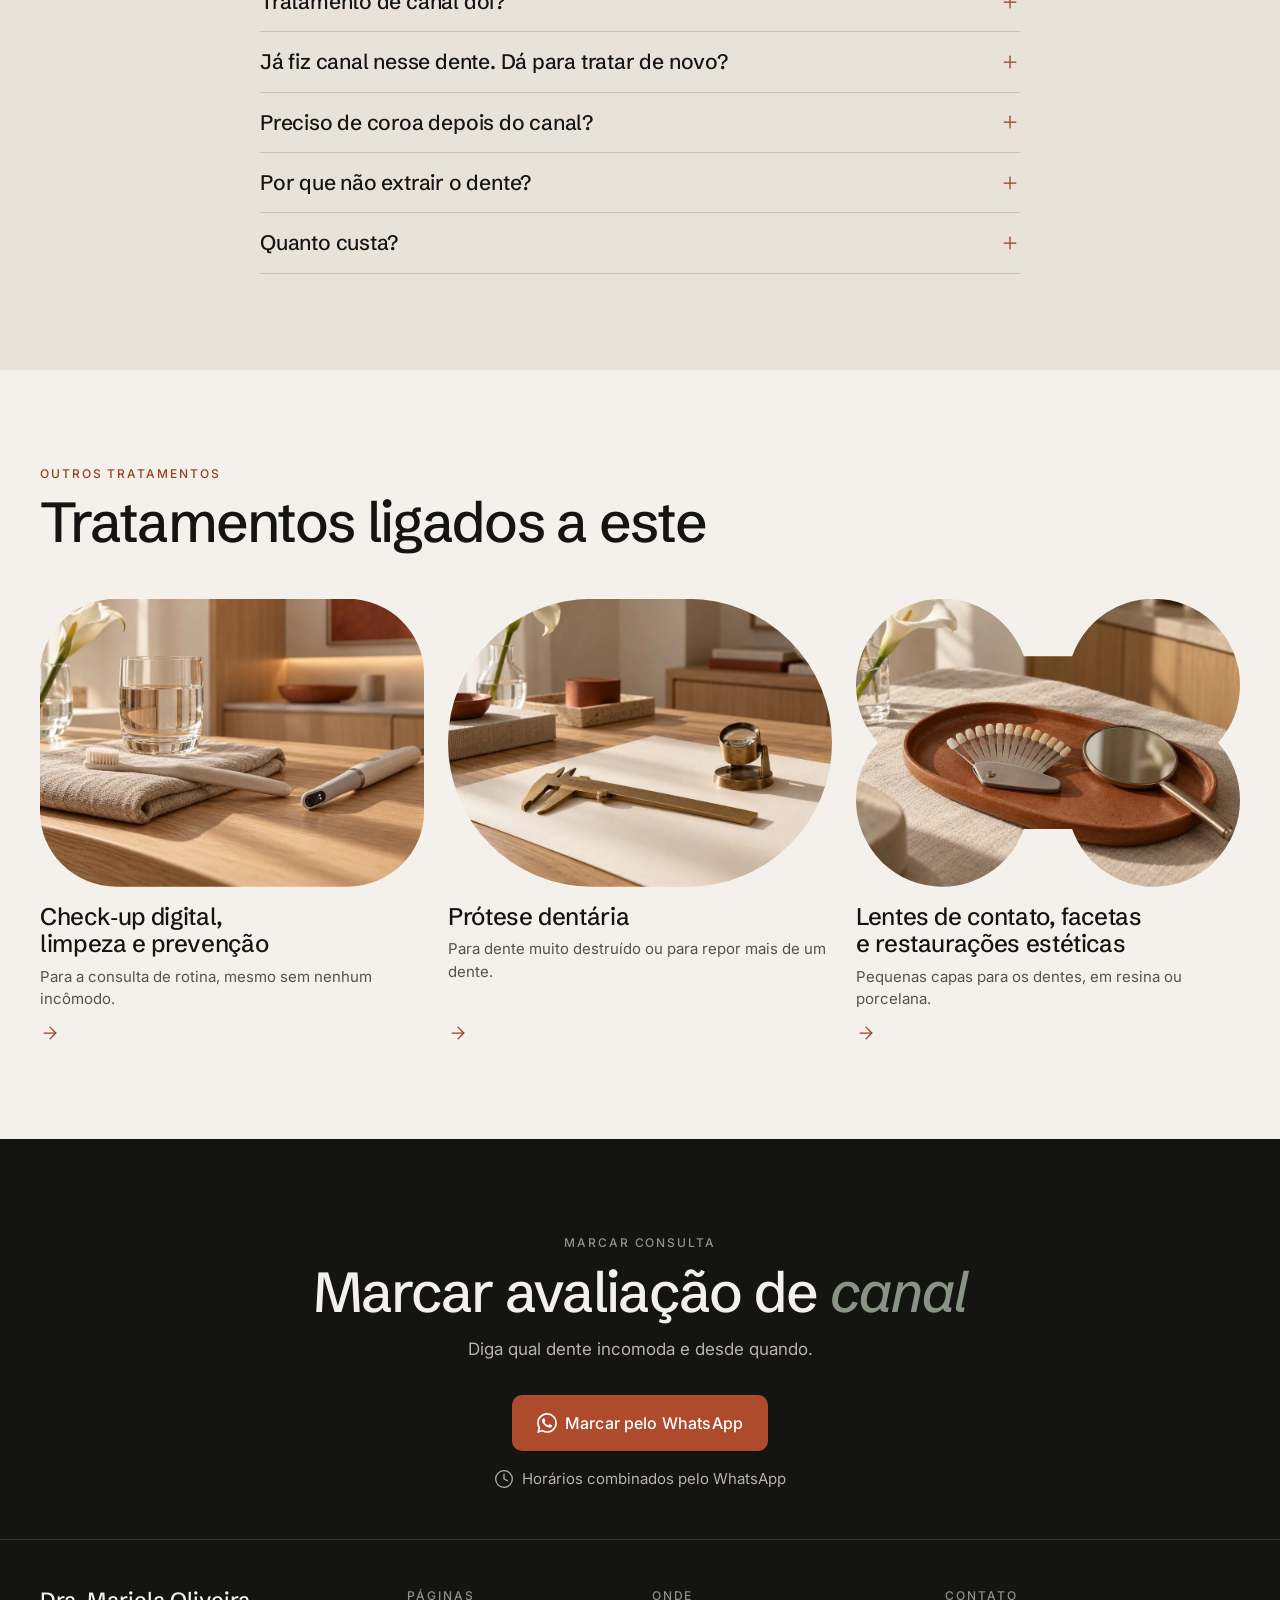
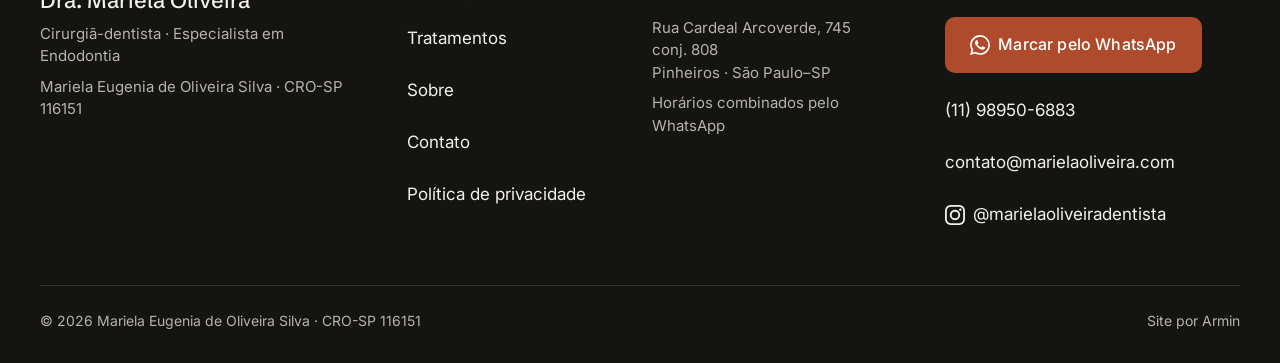
<file: tratamentos-tratamento-de-canal.html>
<!DOCTYPE html>
<!-- GERADO por _src/build.py a partir de _src/dados.py e _src/partes/. NÃO EDITE ESTE ARQUIVO: edite os dados e rode python3 _src/build.py -->
<html lang="pt-BR">
<head>
<meta charset="UTF-8">
<meta name="viewport" content="width=device-width, initial-scale=1">
<!-- PRÉ-VENDA: não remover até o Armin fechar a venda -->
<meta name="robots" content="noindex, nofollow">
<title>Tratamento de canal em Pinheiros · Dra. Mariela Oliveira</title>
<meta name="description" content="Tratamento de canal com microscópio operatório e anestesia local, com especialista em Endodontia. Consultório na Rua Cardeal Arcoverde, Pinheiros.">
<meta property="og:title" content="Tratamento de canal em Pinheiros · Dra. Mariela Oliveira">
<meta property="og:description" content="Tratamento de canal com microscópio operatório e anestesia local, com especialista em Endodontia. Consultório na Rua Cardeal Arcoverde, Pinheiros.">
<meta property="og:type" content="website">
<meta property="og:locale" content="pt_BR">
<meta name="twitter:card" content="summary_large_image">
<meta property="og:image" content="https://infomediamethods-sys.github.io/mariela-oliveira-dentista/assets/img/og-tratamento-de-canal.jpg">
<meta name="theme-color" content="#141413">
<link rel="icon" href="data:image/svg+xml,%3Csvg%20xmlns%3D%22http%3A//www.w3.org/2000/svg%22%20viewBox%3D%220%200%2064%2064%22%3E%3Crect%20width%3D%2264%22%20height%3D%2264%22%20rx%3D%2214%22%20fill%3D%22%23141413%22/%3E%3Ctext%20x%3D%2232%22%20y%3D%2242%22%20text-anchor%3D%22middle%22%20font-family%3D%22Schibsted%20Grotesk%2CArial%2Csans-serif%22%20font-size%3D%2227%22%20fill%3D%22%23F4F1EC%22%3EMO%3C/text%3E%3C/svg%3E">
<link rel="preconnect" href="https://fonts.googleapis.com">
<link rel="preconnect" href="https://fonts.gstatic.com" crossorigin>
<link href="https://fonts.googleapis.com/css2?family=Inter:wght@400;500&amp;family=Schibsted+Grotesk:ital,wght@0,500;1,500&amp;display=swap" rel="stylesheet">
<link rel="preload" as="image" type="image/webp" media="(max-width: 899px)" imagesrcset="assets/img/porta-tratamento-de-canal-480.webp 480w, assets/img/porta-tratamento-de-canal-960.webp 960w" imagesizes="100vw">
<link rel="preload" as="image" type="image/webp" media="(min-width: 900px)" imagesrcset="assets/img/porta-tratamento-de-canal-960.webp 960w, assets/img/porta-tratamento-de-canal-1600.webp 1600w" imagesizes="(min-width: 1200px) 480px, 40vw">
<link rel="stylesheet" href="assets/css/base.css">
<link rel="stylesheet" href="assets/css/style.css">
<script type="application/ld+json">{"@context": "https://schema.org", "@type": "FAQPage", "mainEntity": [{"@type": "Question", "name": "Tratamento de canal dói?", "acceptedAnswer": {"@type": "Answer", "text": "É feito com anestesia local. Se você tem receio, conte isso na primeira mensagem."}}, {"@type": "Question", "name": "Já fiz canal nesse dente. Dá para tratar de novo?", "acceptedAnswer": {"@type": "Answer", "text": "Em muitos casos, sim. É o retratamento: o canal antigo é reaberto e limpo de novo. A radiografia mostra se é possível."}}, {"@type": "Question", "name": "Preciso de coroa depois do canal?", "acceptedAnswer": {"@type": "Answer", "text": "Depende de quanto do dente restou. Dentes de trás costumam precisar de coroa; a avaliação define."}}, {"@type": "Question", "name": "Por que não extrair o dente?", "acceptedAnswer": {"@type": "Answer", "text": "Quando é possível, manter o próprio dente costuma ser o caminho preferido. Na avaliação, você conhece as opções para o seu caso."}}, {"@type": "Question", "name": "Quanto custa?", "acceptedAnswer": {"@type": "Answer", "text": "O valor depende da avaliação. A consulta é o momento de explicar o plano e o investimento."}}]}</script>
<script type="application/ld+json">{"@context": "https://schema.org", "@type": "BreadcrumbList", "itemListElement": [{"@type": "ListItem", "position": 1, "name": "Início", "item": "https://infomediamethods-sys.github.io/mariela-oliveira-dentista/"}, {"@type": "ListItem", "position": 2, "name": "Tratamentos", "item": "https://infomediamethods-sys.github.io/mariela-oliveira-dentista/tratamentos.html"}, {"@type": "ListItem", "position": 3, "name": "Tratamento de canal com microscópio"}]}</script>
<script type="application/ld+json">{"@context": "https://schema.org", "@type": "Dentist", "@id": "https://infomediamethods-sys.github.io/mariela-oliveira-dentista/#consultorio", "name": "Dra. Mariela Oliveira - Odontologia Especializada", "url": "https://infomediamethods-sys.github.io/mariela-oliveira-dentista/", "telephone": "+5511989506883", "address": {"@type": "PostalAddress", "streetAddress": "Rua Cardeal Arcoverde, 745, conj. 808", "addressLocality": "São Paulo", "addressRegion": "SP", "addressCountry": "BR", "postalCode": "05407-001"}, "geo": {"@type": "GeoCoordinates", "latitude": -23.5566692, "longitude": -46.6797643}, "email": "contato@marielaoliveira.com", "sameAs": ["https://www.instagram.com/marielaoliveiradentista/", "https://www.google.com/maps/place/Dra.+Mariela+Oliveira+-+Odontologia+Especializada/data=!4m7!3m6!1s0x94ce57330abb421b:0x8c3d53da6326603e!8m2!3d-23.5566692!4d-46.6797643!16s%2Fg%2F11hz_531l5!19sChIJG0K7CjNXzpQRPmAmY9pTPYw"], "image": "https://infomediamethods-sys.github.io/mariela-oliveira-dentista/assets/img/og-inicio.jpg", "employee": {"@id": "https://infomediamethods-sys.github.io/mariela-oliveira-dentista/#dentista"}}</script>
<script type="application/ld+json">{"@context": "https://schema.org", "@type": "Person", "@id": "https://infomediamethods-sys.github.io/mariela-oliveira-dentista/#dentista", "name": "Mariela Eugenia de Oliveira Silva", "alternateName": "Dra. Mariela Oliveira", "jobTitle": "Cirurgiã-dentista · CRO-SP 116151", "url": "https://infomediamethods-sys.github.io/mariela-oliveira-dentista/", "identifier": {"@type": "PropertyValue", "propertyID": "CRO-SP", "value": "116151"}, "worksFor": {"@id": "https://infomediamethods-sys.github.io/mariela-oliveira-dentista/#consultorio"}, "hasCredential": {"@type": "EducationalOccupationalCredential", "credentialCategory": "Especialidade registrada no CFO", "name": "Especialista em Endodontia"}}</script>

</head>
<body class="pagina-interna">
<a class="pular-conteudo" href="#conteudo">Pular para o conteúdo</a>
<svg class="mascaras" width="0" height="0" aria-hidden="true" focusable="false"><defs><clipPath id="mascara-1" clipPathUnits="objectBoundingBox"><rect width="1" height="1" rx=".2" ry=".26"/></clipPath><clipPath id="mascara-2" clipPathUnits="objectBoundingBox"><rect width="1" height="1" rx=".375" ry=".5"/></clipPath><clipPath id="mascara-3" clipPathUnits="objectBoundingBox"><ellipse cx=".225" cy=".3" rx=".225" ry=".3"/><ellipse cx=".775" cy=".3" rx=".225" ry=".3"/><ellipse cx=".225" cy=".7" rx=".225" ry=".3"/><ellipse cx=".775" cy=".7" rx=".225" ry=".3"/><rect x=".2" y=".2" width=".6" height=".6"/></clipPath></defs></svg><header data-header class="cabecalho">
  <div class="container cabecalho__linha">
    <a class="marca" href="index.html"><span class="marca__nome">Dra. Mariela Oliveira</span><span class="marca__sub">Odontologia · Pinheiros</span></a>
    <nav class="cabecalho__nav" aria-label="Páginas"><a href="tratamentos.html" aria-current="page">Tratamentos</a><a href="sobre.html">Sobre</a><a href="contato.html">Contato</a></nav>
    <a class="botao botao--whatsapp cabecalho__botao" href="https://wa.me/5511989506883?text=Ol%C3%A1%21%20Vim%20pelo%20site%20e%20quero%20marcar%20uma%20avalia%C3%A7%C3%A3o." target="_blank" rel="noopener" data-origem="cabecalho"><svg class="icone icone--linha icone--marca" width="20" height="20" fill="currentColor" aria-hidden="true" focusable="false" role="img" viewBox="0 0 24 24" xmlns="http://www.w3.org/2000/svg"><path d="M17.472 14.382c-.297-.149-1.758-.867-2.03-.967-.273-.099-.471-.148-.67.15-.197.297-.767.966-.94 1.164-.173.199-.347.223-.644.075-.297-.15-1.255-.463-2.39-1.475-.883-.788-1.48-1.761-1.653-2.059-.173-.297-.018-.458.13-.606.134-.133.298-.347.446-.52.149-.174.198-.298.298-.497.099-.198.05-.371-.025-.52-.075-.149-.669-1.612-.916-2.207-.242-.579-.487-.5-.669-.51-.173-.008-.371-.01-.57-.01-.198 0-.52.074-.792.372-.272.297-1.04 1.016-1.04 2.479 0 1.462 1.065 2.875 1.213 3.074.149.198 2.096 3.2 5.077 4.487.709.306 1.262.489 1.694.625.712.227 1.36.195 1.871.118.571-.085 1.758-.719 2.006-1.413.248-.694.248-1.289.173-1.413-.074-.124-.272-.198-.57-.347m-5.421 7.403h-.004a9.87 9.87 0 01-5.031-1.378l-.361-.214-3.741.982.998-3.648-.235-.374a9.86 9.86 0 01-1.51-5.26c.001-5.45 4.436-9.884 9.888-9.884 2.64 0 5.122 1.03 6.988 2.898a9.825 9.825 0 012.893 6.994c-.003 5.45-4.437 9.884-9.885 9.884m8.413-18.297A11.815 11.815 0 0012.05 0C5.495 0 .16 5.335.157 11.892c0 2.096.547 4.142 1.588 5.945L.057 24l6.305-1.654a11.882 11.882 0 005.683 1.448h.005c6.554 0 11.89-5.335 11.893-11.893a11.821 11.821 0 00-3.48-8.413Z"/></svg><span><span class="cabecalho__botao-extra">Chamar no </span>WhatsApp</span></a>
    
  </div>
  
</header>

<main id="conteudo">
<section class="heroi heroi--procedimento" data-heroi><div class="container"><nav class="trilha heroi__entra" style="--atraso:.1s" aria-label="Você está em"><a href="index.html">Início</a><span aria-hidden="true">›</span><a href="tratamentos.html">Tratamentos</a><span aria-hidden="true">›</span><span aria-current="page">Tratamento de canal com microscópio</span></nav><div class="heroi__grade"><div class="heroi__texto"><p class="rotulo heroi__entra" style="--atraso:.15s">Dor ou sensibilidade</p><h1 class="heroi__entra" style="--atraso:.22s">Tratamento de canal <em>com microscópio</em></h1><p class="heroi__apoio heroi__entra" style="--atraso:.3s">Em Pinheiros, São Paulo</p><p class="heroi__oque heroi__entra" style="--atraso:.38s">O tratamento de canal limpa e fecha o interior da raiz quando a polpa do dente inflamou ou infeccionou. Aqui em Pinheiros, ele é feito com microscópio operatório e anestesia local.</p><div class="heroi__acoes heroi__entra" style="--atraso:.45s"><a class="botao botao--primario" href="https://wa.me/5511989506883?text=Ol%C3%A1%21%20Vi%20a%20p%C3%A1gina%20de%20Tratamento%20de%20canal%20com%20microsc%C3%B3pio%20no%20site%20e%20quero%20marcar%20uma%20avalia%C3%A7%C3%A3o." target="_blank" rel="noopener" data-origem="tratamento-de-canal"><svg class="icone icone--linha icone--marca" width="20" height="20" fill="currentColor" aria-hidden="true" focusable="false" role="img" viewBox="0 0 24 24" xmlns="http://www.w3.org/2000/svg"><path d="M17.472 14.382c-.297-.149-1.758-.867-2.03-.967-.273-.099-.471-.148-.67.15-.197.297-.767.966-.94 1.164-.173.199-.347.223-.644.075-.297-.15-1.255-.463-2.39-1.475-.883-.788-1.48-1.761-1.653-2.059-.173-.297-.018-.458.13-.606.134-.133.298-.347.446-.52.149-.174.198-.298.298-.497.099-.198.05-.371-.025-.52-.075-.149-.669-1.612-.916-2.207-.242-.579-.487-.5-.669-.51-.173-.008-.371-.01-.57-.01-.198 0-.52.074-.792.372-.272.297-1.04 1.016-1.04 2.479 0 1.462 1.065 2.875 1.213 3.074.149.198 2.096 3.2 5.077 4.487.709.306 1.262.489 1.694.625.712.227 1.36.195 1.871.118.571-.085 1.758-.719 2.006-1.413.248-.694.248-1.289.173-1.413-.074-.124-.272-.198-.57-.347m-5.421 7.403h-.004a9.87 9.87 0 01-5.031-1.378l-.361-.214-3.741.982.998-3.648-.235-.374a9.86 9.86 0 01-1.51-5.26c.001-5.45 4.436-9.884 9.888-9.884 2.64 0 5.122 1.03 6.988 2.898a9.825 9.825 0 012.893 6.994c-.003 5.45-4.437 9.884-9.885 9.884m8.413-18.297A11.815 11.815 0 0012.05 0C5.495 0 .16 5.335.157 11.892c0 2.096.547 4.142 1.588 5.945L.057 24l6.305-1.654a11.882 11.882 0 005.683 1.448h.005c6.554 0 11.89-5.335 11.893-11.893a11.821 11.821 0 00-3.48-8.413Z"/></svg><span>Marcar pelo WhatsApp</span></a></div></div><div class="heroi__lado heroi__entra" style="--atraso:.3s"><div class="midia proporcao-card heroi__midia"><picture><source type="image/webp" media="(max-width: 899px)" srcset="assets/img/porta-tratamento-de-canal-480.webp 480w, assets/img/porta-tratamento-de-canal-960.webp 960w" sizes="100vw"><source type="image/webp" srcset="assets/img/porta-tratamento-de-canal-960.webp 960w, assets/img/porta-tratamento-de-canal-1600.webp 1600w" sizes="(min-width: 1200px) 480px, 40vw"><img src="assets/img/porta-tratamento-de-canal-960.jpg" width="960" height="720" alt="Tratamento de canal em Pinheiros: microscópio operatório odontológico em repouso sobre bancada de carvalho" decoding="async" fetchpriority="high"></picture></div></div></div></div></section>
<section class="secao secao--claro-2" id="para-quem"><div class="container proc__grade"><div class="cabeca revelar"><p class="rotulo">Para quem é</p><h2>Situações em que vale avaliar o canal</h2></div><ul class="lista lista--circulo  revelar" role="list"><li><span class="icone-circulo"><svg aria-hidden="true" focusable="false" class="icone icone--circle-check" xmlns="http://www.w3.org/2000/svg" width="24" height="24" viewBox="0 0 24 24" fill="none" stroke="currentColor" stroke-width="1.5" stroke-linecap="round" stroke-linejoin="round" ><circle cx="12" cy="12" r="10" /><path d="m16 9-5.5 5.5L8 12" /></svg></span><div class="lista__texto"><span>Dói ao mastigar ou ao encostar no dente</span></div></li><li><span class="icone-circulo"><svg aria-hidden="true" focusable="false" class="icone icone--circle-check" xmlns="http://www.w3.org/2000/svg" width="24" height="24" viewBox="0 0 24 24" fill="none" stroke="currentColor" stroke-width="1.5" stroke-linecap="round" stroke-linejoin="round" ><circle cx="12" cy="12" r="10" /><path d="m16 9-5.5 5.5L8 12" /></svg></span><div class="lista__texto"><span>Sensibilidade ao frio ou ao quente que demora a passar</span></div></li><li><span class="icone-circulo"><svg aria-hidden="true" focusable="false" class="icone icone--circle-check" xmlns="http://www.w3.org/2000/svg" width="24" height="24" viewBox="0 0 24 24" fill="none" stroke="currentColor" stroke-width="1.5" stroke-linecap="round" stroke-linejoin="round" ><circle cx="12" cy="12" r="10" /><path d="m16 9-5.5 5.5L8 12" /></svg></span><div class="lista__texto"><span>Um dente escureceu depois de uma pancada</span></div></li><li><span class="icone-circulo"><svg aria-hidden="true" focusable="false" class="icone icone--circle-check" xmlns="http://www.w3.org/2000/svg" width="24" height="24" viewBox="0 0 24 24" fill="none" stroke="currentColor" stroke-width="1.5" stroke-linecap="round" stroke-linejoin="round" ><circle cx="12" cy="12" r="10" /><path d="m16 9-5.5 5.5L8 12" /></svg></span><div class="lista__texto"><span>Já fez canal nesse dente e ele voltou a incomodar</span></div></li></ul></div></section>
<section class="secao secao--claro" id="como-funciona"><div class="container"><div class="cabeca revelar"><p class="rotulo">Como funciona</p><h2>O canal, etapa por etapa</h2><p class="apoio">Em geral, de 1 a 3 sessões, conforme o dente e a infecção.</p></div><ol class="passos passos--curto revelar" role="list"><li class="passo"><span class="passo__numero">01</span><div class="passo__corpo"><h3 class="passo__titulo">Avaliação e radiografia</h3><p>O dente é examinado e a radiografia mostra a raiz e os canais. Você conhece o plano antes de começar.</p></div></li><li class="passo"><span class="passo__numero">02</span><div class="passo__corpo"><h3 class="passo__titulo">Anestesia local e isolamento</h3><p>O dente é anestesiado e isolado com um lençol de borracha, para trabalhar seco e limpo.</p></div></li><li class="passo"><span class="passo__numero">03</span><div class="passo__corpo"><h3 class="passo__titulo">Limpeza dos canais</h3><p>Os canais são limpos e modelados por dentro, com o microscópio. Pode levar mais de uma sessão, com alguns dias de intervalo.</p></div></li><li class="passo"><span class="passo__numero">04</span><div class="passo__corpo"><h3 class="passo__titulo">Fechamento e restauração</h3><p>Os canais são preenchidos e o dente é fechado. Depois, em geral, ele recebe uma restauração ou uma coroa para ficar protegido.</p></div></li></ol></div></section>
<section class="secao secao--claro-2" id="depois"><div class="container proc__grade"><div class="cabeca revelar"><p class="rotulo">Depois do tratamento</p><h2>Os dias depois do canal</h2></div><ul class="lista lista--circulo lista--depois revelar" role="list"><li><span class="icone-circulo"><svg aria-hidden="true" focusable="false" class="icone icone--clock" xmlns="http://www.w3.org/2000/svg" width="24" height="24" viewBox="0 0 24 24" fill="none" stroke="currentColor" stroke-width="1.5" stroke-linecap="round" stroke-linejoin="round" ><circle cx="12" cy="12" r="10" /><path d="M12 6v6l4 2" /></svg></span><div class="lista__texto"><span>É comum o dente ficar sensível ao morder por alguns dias. Em geral, isso passa com o tempo e com a orientação da consulta.</span></div></li><li><span class="icone-circulo"><svg aria-hidden="true" focusable="false" class="icone icone--shield-check" xmlns="http://www.w3.org/2000/svg" width="24" height="24" viewBox="0 0 24 24" fill="none" stroke="currentColor" stroke-width="1.5" stroke-linecap="round" stroke-linejoin="round" ><path d="M20 13c0 5-3.5 7.5-7.66 8.95a1 1 0 0 1-.67-.01C7.5 20.5 4 18 4 13V6a1 1 0 0 1 1-1c2 0 4.5-1.2 6.24-2.72a1.17 1.17 0 0 1 1.52 0C14.51 3.81 17 5 19 5a1 1 0 0 1 1 1z" /><path d="m9 12 2 2 4-4" /></svg></span><div class="lista__texto"><span>Até a restauração final, evite mastigar coisas duras daquele lado.</span></div></li><li><span class="icone-circulo"><svg aria-hidden="true" focusable="false" class="icone icone--calendar-check" xmlns="http://www.w3.org/2000/svg" width="24" height="24" viewBox="0 0 24 24" fill="none" stroke="currentColor" stroke-width="1.5" stroke-linecap="round" stroke-linejoin="round" ><path d="M8 2v3" /><path d="M16 2v3" /><rect x="3" y="3" width="18" height="18" rx="2" /><path d="M3 9h18" /><path d="m9 15 2 2 4-4" /></svg></span><div class="lista__texto"><span>Um retorno com radiografia acompanha a cicatrização em volta da raiz.</span></div></li><li><span class="icone-circulo"><svg aria-hidden="true" focusable="false" class="icone icone--hourglass" xmlns="http://www.w3.org/2000/svg" width="24" height="24" viewBox="0 0 24 24" fill="none" stroke="currentColor" stroke-width="1.5" stroke-linecap="round" stroke-linejoin="round" ><path d="M5 22h14" /><path d="M5 2h14" /><path d="M17 22v-4.172a2 2 0 0 0-.586-1.414L12 12l-4.414 4.414A2 2 0 0 0 7 17.828V22" /><path d="M7 2v4.172a2 2 0 0 0 .586 1.414L12 12l4.414-4.414A2 2 0 0 0 17 6.172V2" /></svg></span><div class="lista__texto"><span>Com a restauração em dia e check‑ups regulares, um dente tratado costuma se manter por muitos anos.</span></div></li></ul></div></section>
<section class="secao secao--claro pessoa pessoa--curta" id="por-que-aqui"><div class="container pessoa__grade"><div class="pessoa__foto revelar"><div class="midia proporcao-retrato pessoa__midia"><picture><source type="image/webp" media="(max-width: 899px)" srcset="assets/img/dentista-480.webp 480w, assets/img/dentista-960.webp 960w" sizes="(max-width: 599px) 100vw, 360px"><source type="image/webp" srcset="assets/img/dentista-960.webp 960w, assets/img/dentista-480.webp 480w" sizes="360px"><img src="assets/img/dentista-960.jpg" width="960" height="1200" alt="Dra. Mariela Oliveira, cirurgiã-dentista, de jaleco, segurando um modelo de arcada" decoding="async" ></picture></div></div><div class="pessoa__texto"><div class="cabeca revelar"><p class="rotulo">Por que aqui</p><h2>Canal com <em>especialista</em> em Endodontia</h2></div><p class="registro pessoa__registro"><span class="registro__linha"><span class="registro__parte">Dra. Mariela Oliveira</span><span class="registro__parte">Especialista em Endodontia</span></span><span class="registro__linha"><span class="registro__parte">Mariela Eugenia de Oliveira Silva</span><span class="registro__parte">CRO-SP 116151</span></span></p><div class="pessoa__prosa revelar"><p>O canal é a área da especialidade registrada dela. O microscópio entra também nos casos difíceis: pinos e instrumentos quebrados, canais calcificados e perfurações.</p></div><ul class="lista lista--circulo pessoa__itens revelar" role="list"><li><span class="icone-circulo"><svg aria-hidden="true" focusable="false" class="icone icone--microscope" xmlns="http://www.w3.org/2000/svg" width="24" height="24" viewBox="0 0 24 24" fill="none" stroke="currentColor" stroke-width="1.5" stroke-linecap="round" stroke-linejoin="round" ><path d="M6 18h8" /><path d="M3 22h18" /><path d="M14 22a7 7 0 1 0 0-14h-1" /><path d="M9 14h2" /><path d="M9 12a2 2 0 0 1-2-2V6h6v4a2 2 0 0 1-2 2Z" /><path d="M12 6V3a1 1 0 0 0-1-1H9a1 1 0 0 0-1 1v3" /></svg></span><div class="lista__texto"><span>Microscópio operatório que amplia mais de 20 vezes</span></div></li><li><span class="icone-circulo"><svg aria-hidden="true" focusable="false" class="icone icone--search" xmlns="http://www.w3.org/2000/svg" width="24" height="24" viewBox="0 0 24 24" fill="none" stroke="currentColor" stroke-width="1.5" stroke-linecap="round" stroke-linejoin="round" ><path d="m21 21-4.34-4.34" /><circle cx="11" cy="11" r="8" /></svg></span><div class="lista__texto"><span>Diagnóstico de fratura com ampliação</span></div></li></ul></div></div></section>
<section class="secao secao--claro-2" id="duvidas"><div class="container--estreito"><div class="cabeca revelar"><p class="rotulo">Dúvidas</p><h2>Dúvidas sobre o tratamento de canal</h2></div><div class="faq revelar" id="duvidas-lista" data-acordeao><details class="faq__item"><summary><span>Tratamento de canal dói?</span><svg aria-hidden="true" focusable="false" class="icone icone--linha icone--plus" xmlns="http://www.w3.org/2000/svg" width="20" height="20" viewBox="0 0 24 24" fill="none" stroke="currentColor" stroke-width="1.5" stroke-linecap="round" stroke-linejoin="round" ><path d="M5 12h14" /><path d="M12 5v14" /></svg></summary><div class="faq__resposta"><p>É feito com anestesia local. Se você tem receio, conte isso na primeira mensagem.</p></div></details><details class="faq__item"><summary><span>Já fiz canal nesse dente. Dá para tratar de novo?</span><svg aria-hidden="true" focusable="false" class="icone icone--linha icone--plus" xmlns="http://www.w3.org/2000/svg" width="20" height="20" viewBox="0 0 24 24" fill="none" stroke="currentColor" stroke-width="1.5" stroke-linecap="round" stroke-linejoin="round" ><path d="M5 12h14" /><path d="M12 5v14" /></svg></summary><div class="faq__resposta"><p>Em muitos casos, sim. É o retratamento: o canal antigo é reaberto e limpo de novo. A radiografia mostra se é possível.</p></div></details><details class="faq__item"><summary><span>Preciso de coroa depois do canal?</span><svg aria-hidden="true" focusable="false" class="icone icone--linha icone--plus" xmlns="http://www.w3.org/2000/svg" width="20" height="20" viewBox="0 0 24 24" fill="none" stroke="currentColor" stroke-width="1.5" stroke-linecap="round" stroke-linejoin="round" ><path d="M5 12h14" /><path d="M12 5v14" /></svg></summary><div class="faq__resposta"><p>Depende de quanto do dente restou. Dentes de trás costumam precisar de coroa; a avaliação define.</p></div></details><details class="faq__item"><summary><span>Por que não extrair o dente?</span><svg aria-hidden="true" focusable="false" class="icone icone--linha icone--plus" xmlns="http://www.w3.org/2000/svg" width="20" height="20" viewBox="0 0 24 24" fill="none" stroke="currentColor" stroke-width="1.5" stroke-linecap="round" stroke-linejoin="round" ><path d="M5 12h14" /><path d="M12 5v14" /></svg></summary><div class="faq__resposta"><p>Quando é possível, manter o próprio dente costuma ser o caminho preferido. Na avaliação, você conhece as opções para o seu caso.</p></div></details><details class="faq__item"><summary><span>Quanto custa?</span><svg aria-hidden="true" focusable="false" class="icone icone--linha icone--plus" xmlns="http://www.w3.org/2000/svg" width="20" height="20" viewBox="0 0 24 24" fill="none" stroke="currentColor" stroke-width="1.5" stroke-linecap="round" stroke-linejoin="round" ><path d="M5 12h14" /><path d="M12 5v14" /></svg></summary><div class="faq__resposta"><p>O valor depende da avaliação. A consulta é o momento de explicar o plano e o investimento.</p></div></details></div></div></section>
<section class="secao secao--claro" id="outros"><div class="container"><div class="cabeca revelar"><p class="rotulo">Outros tratamentos</p><h2>Tratamentos ligados a este</h2></div><div class="grade grade--3 grade--portas grade--outros revelar-grupo"><a class="card card--link" href="tratamentos-limpeza-e-prevencao.html" data-mascara="1" data-grupos="Prevenção"><div class="midia proporcao-card card__midia"><picture><source type="image/webp" media="(max-width: 899px)" srcset="assets/img/porta-limpeza-e-prevencao-480.webp 480w, assets/img/porta-limpeza-e-prevencao-960.webp 960w" sizes="(max-width: 599px) 36vw, 168px"><source type="image/webp" srcset="assets/img/porta-limpeza-e-prevencao-960.webp 960w, assets/img/porta-limpeza-e-prevencao-1600.webp 1600w" sizes="(min-width: 900px) 280px, 168px"><img src="assets/img/porta-limpeza-e-prevencao-960.jpg" width="960" height="720" alt="Escova de cerdas macias, copo de água e câmera intraoral sobre linho" decoding="async" ></picture></div><div class="card__corpo"><h3 class="card__titulo">Check‑up digital, limpeza e prevenção</h3><p class="card__texto">Para a consulta de rotina, mesmo sem nenhum incômodo.</p><span class="card__seta" aria-hidden="true"><svg aria-hidden="true" focusable="false" class="icone icone--linha icone--arrow-right" xmlns="http://www.w3.org/2000/svg" width="20" height="20" viewBox="0 0 24 24" fill="none" stroke="currentColor" stroke-width="1.5" stroke-linecap="round" stroke-linejoin="round" ><path d="M5 12h14" /><path d="m12 5 7 7-7 7" /></svg></span></div></a><a class="card card--link" href="tratamentos-protese-dentaria.html" data-mascara="2" data-grupos="Reposição de dentes"><div class="midia proporcao-card card__midia"><picture><source type="image/webp" media="(max-width: 899px)" srcset="assets/img/porta-protese-dentaria-480.webp 480w, assets/img/porta-protese-dentaria-960.webp 960w" sizes="(max-width: 599px) 36vw, 168px"><source type="image/webp" srcset="assets/img/porta-protese-dentaria-960.webp 960w, assets/img/porta-protese-dentaria-1600.webp 1600w" sizes="(min-width: 900px) 280px, 168px"><img src="assets/img/porta-protese-dentaria-960.jpg" width="960" height="720" alt="Paquímetro de latão e lupa de bancada sobre papel creme" decoding="async" loading="lazy"></picture></div><div class="card__corpo"><h3 class="card__titulo">Prótese dentária</h3><p class="card__texto">Para dente muito destruído ou para repor mais de um dente.</p><span class="card__seta" aria-hidden="true"><svg aria-hidden="true" focusable="false" class="icone icone--linha icone--arrow-right" xmlns="http://www.w3.org/2000/svg" width="20" height="20" viewBox="0 0 24 24" fill="none" stroke="currentColor" stroke-width="1.5" stroke-linecap="round" stroke-linejoin="round" ><path d="M5 12h14" /><path d="m12 5 7 7-7 7" /></svg></span></div></a><a class="card card--link" href="tratamentos-lentes-de-contato-e-facetas.html" data-mascara="3" data-grupos="Estética"><div class="midia proporcao-card card__midia"><picture><source type="image/webp" media="(max-width: 899px)" srcset="assets/img/porta-lentes-de-contato-e-facetas-480.webp 480w, assets/img/porta-lentes-de-contato-e-facetas-960.webp 960w" sizes="(max-width: 599px) 36vw, 168px"><source type="image/webp" srcset="assets/img/porta-lentes-de-contato-e-facetas-960.webp 960w, assets/img/porta-lentes-de-contato-e-facetas-1600.webp 1600w" sizes="(min-width: 900px) 280px, 168px"><img src="assets/img/porta-lentes-de-contato-e-facetas-960.jpg" width="960" height="720" alt="Escala de cores de dentes em leque sobre bandeja terracota, com espelho de mão" decoding="async" loading="lazy"></picture></div><div class="card__corpo"><h3 class="card__titulo">Lentes de contato, facetas e restaurações estéticas</h3><p class="card__texto">Pequenas capas para os dentes, em resina ou porcelana.</p><span class="card__seta" aria-hidden="true"><svg aria-hidden="true" focusable="false" class="icone icone--linha icone--arrow-right" xmlns="http://www.w3.org/2000/svg" width="20" height="20" viewBox="0 0 24 24" fill="none" stroke="currentColor" stroke-width="1.5" stroke-linecap="round" stroke-linejoin="round" ><path d="M5 12h14" /><path d="m12 5 7 7-7 7" /></svg></span></div></a></div></div></section>
<section class="secao secao--escuro cta" id="contato"><div class="container--estreito cta__caixa revelar"><p class="rotulo">Marcar consulta</p><h2>Marcar avaliação de <em>canal</em></h2><p class="cta__texto">Diga qual dente incomoda e desde quando.</p><div class="cta__acoes"><a class="botao botao--primario" href="https://wa.me/5511989506883?text=Ol%C3%A1%21%20Vi%20a%20p%C3%A1gina%20de%20Tratamento%20de%20canal%20com%20microsc%C3%B3pio%20no%20site%20e%20quero%20marcar%20uma%20avalia%C3%A7%C3%A3o." target="_blank" rel="noopener" data-origem="tratamento-de-canal"><svg class="icone icone--linha icone--marca" width="20" height="20" fill="currentColor" aria-hidden="true" focusable="false" role="img" viewBox="0 0 24 24" xmlns="http://www.w3.org/2000/svg"><path d="M17.472 14.382c-.297-.149-1.758-.867-2.03-.967-.273-.099-.471-.148-.67.15-.197.297-.767.966-.94 1.164-.173.199-.347.223-.644.075-.297-.15-1.255-.463-2.39-1.475-.883-.788-1.48-1.761-1.653-2.059-.173-.297-.018-.458.13-.606.134-.133.298-.347.446-.52.149-.174.198-.298.298-.497.099-.198.05-.371-.025-.52-.075-.149-.669-1.612-.916-2.207-.242-.579-.487-.5-.669-.51-.173-.008-.371-.01-.57-.01-.198 0-.52.074-.792.372-.272.297-1.04 1.016-1.04 2.479 0 1.462 1.065 2.875 1.213 3.074.149.198 2.096 3.2 5.077 4.487.709.306 1.262.489 1.694.625.712.227 1.36.195 1.871.118.571-.085 1.758-.719 2.006-1.413.248-.694.248-1.289.173-1.413-.074-.124-.272-.198-.57-.347m-5.421 7.403h-.004a9.87 9.87 0 01-5.031-1.378l-.361-.214-3.741.982.998-3.648-.235-.374a9.86 9.86 0 01-1.51-5.26c.001-5.45 4.436-9.884 9.888-9.884 2.64 0 5.122 1.03 6.988 2.898a9.825 9.825 0 012.893 6.994c-.003 5.45-4.437 9.884-9.885 9.884m8.413-18.297A11.815 11.815 0 0012.05 0C5.495 0 .16 5.335.157 11.892c0 2.096.547 4.142 1.588 5.945L.057 24l6.305-1.654a11.882 11.882 0 005.683 1.448h.005c6.554 0 11.89-5.335 11.893-11.893a11.821 11.821 0 00-3.48-8.413Z"/></svg><span>Marcar pelo WhatsApp</span></a></div><div class="cta__info"><p class="cta__horario"><svg aria-hidden="true" focusable="false" class="icone icone--linha icone--clock" xmlns="http://www.w3.org/2000/svg" width="20" height="20" viewBox="0 0 24 24" fill="none" stroke="currentColor" stroke-width="1.5" stroke-linecap="round" stroke-linejoin="round" ><circle cx="12" cy="12" r="10" /><path d="M12 6v6l4 2" /></svg><span>Horários combinados pelo WhatsApp</span></p></div></div></section>
</main>
<footer class="rodape">
  <div class="container">
    <div class="rodape__grade">
      <div class="rodape__col">
        <p class="rodape__nome">Dra. Mariela Oliveira</p>
        <p class="rodape__registro">Cirurgiã-dentista · Especialista em Endodontia</p>
        <p class="rodape__texto registro rodape__reg"><span class="registro__linha"><span class="registro__parte">Mariela Eugenia de Oliveira Silva</span><span class="registro__parte">CRO-SP 116151</span></span></p>
      </div>
      <div class="rodape__col"><p class="rotulo">Páginas</p><ul class="rodape__lista" role="list"><li><a href="tratamentos.html">Tratamentos</a></li><li><a href="sobre.html">Sobre</a></li><li><a href="contato.html">Contato</a></li><li><a href="politica-de-privacidade.html">Política de privacidade</a></li></ul></div>
      <div class="rodape__col"><p class="rotulo">Onde</p><address class="rodape__texto">Rua Cardeal Arcoverde, 745<br>conj. 808<br>Pinheiros · São Paulo–SP</address><p class="rodape__texto">Horários combinados pelo WhatsApp</p></div>
      <div class="rodape__col"><p class="rotulo">Contato</p><div class="rodape__botao"><a class="botao botao--primario" href="https://wa.me/5511989506883?text=Ol%C3%A1%21%20Vim%20pelo%20site%20e%20quero%20marcar%20uma%20avalia%C3%A7%C3%A3o." target="_blank" rel="noopener" data-origem="rodape"><svg class="icone icone--linha icone--marca" width="20" height="20" fill="currentColor" aria-hidden="true" focusable="false" role="img" viewBox="0 0 24 24" xmlns="http://www.w3.org/2000/svg"><path d="M17.472 14.382c-.297-.149-1.758-.867-2.03-.967-.273-.099-.471-.148-.67.15-.197.297-.767.966-.94 1.164-.173.199-.347.223-.644.075-.297-.15-1.255-.463-2.39-1.475-.883-.788-1.48-1.761-1.653-2.059-.173-.297-.018-.458.13-.606.134-.133.298-.347.446-.52.149-.174.198-.298.298-.497.099-.198.05-.371-.025-.52-.075-.149-.669-1.612-.916-2.207-.242-.579-.487-.5-.669-.51-.173-.008-.371-.01-.57-.01-.198 0-.52.074-.792.372-.272.297-1.04 1.016-1.04 2.479 0 1.462 1.065 2.875 1.213 3.074.149.198 2.096 3.2 5.077 4.487.709.306 1.262.489 1.694.625.712.227 1.36.195 1.871.118.571-.085 1.758-.719 2.006-1.413.248-.694.248-1.289.173-1.413-.074-.124-.272-.198-.57-.347m-5.421 7.403h-.004a9.87 9.87 0 01-5.031-1.378l-.361-.214-3.741.982.998-3.648-.235-.374a9.86 9.86 0 01-1.51-5.26c.001-5.45 4.436-9.884 9.888-9.884 2.64 0 5.122 1.03 6.988 2.898a9.825 9.825 0 012.893 6.994c-.003 5.45-4.437 9.884-9.885 9.884m8.413-18.297A11.815 11.815 0 0012.05 0C5.495 0 .16 5.335.157 11.892c0 2.096.547 4.142 1.588 5.945L.057 24l6.305-1.654a11.882 11.882 0 005.683 1.448h.005c6.554 0 11.89-5.335 11.893-11.893a11.821 11.821 0 00-3.48-8.413Z"/></svg><span>Marcar pelo WhatsApp</span></a></div><ul class="rodape__lista" role="list"><li><a href="tel:+5511989506883">(11) 98950-6883</a></li><li><a href="mailto:contato@marielaoliveira.com">contato@marielaoliveira.com</a></li><li><a class="rodape__link-icone" href="https://www.instagram.com/marielaoliveiradentista/" target="_blank" rel="noopener"><svg class="icone icone--linha icone--marca" width="20" height="20" fill="currentColor" aria-hidden="true" focusable="false" role="img" viewBox="0 0 24 24" xmlns="http://www.w3.org/2000/svg"><path d="M7.0301.084c-1.2768.0602-2.1487.264-2.911.5634-.7888.3075-1.4575.72-2.1228 1.3877-.6652.6677-1.075 1.3368-1.3802 2.127-.2954.7638-.4956 1.6365-.552 2.914-.0564 1.2775-.0689 1.6882-.0626 4.947.0062 3.2586.0206 3.6671.0825 4.9473.061 1.2765.264 2.1482.5635 2.9107.308.7889.72 1.4573 1.388 2.1228.6679.6655 1.3365 1.0743 2.1285 1.38.7632.295 1.6361.4961 2.9134.552 1.2773.056 1.6884.069 4.9462.0627 3.2578-.0062 3.668-.0207 4.9478-.0814 1.28-.0607 2.147-.2652 2.9098-.5633.7889-.3086 1.4578-.72 2.1228-1.3881.665-.6682 1.0745-1.3378 1.3795-2.1284.2957-.7632.4966-1.636.552-2.9124.056-1.2809.0692-1.6898.063-4.948-.0063-3.2583-.021-3.6668-.0817-4.9465-.0607-1.2797-.264-2.1487-.5633-2.9117-.3084-.7889-.72-1.4568-1.3876-2.1228C21.2982 1.33 20.628.9208 19.8378.6165 19.074.321 18.2017.1197 16.9244.0645 15.6471.0093 15.236-.005 11.977.0014 8.718.0076 8.31.0215 7.0301.0839m.1402 21.6932c-1.17-.0509-1.8053-.2453-2.2287-.408-.5606-.216-.96-.4771-1.3819-.895-.422-.4178-.6811-.8186-.9-1.378-.1644-.4234-.3624-1.058-.4171-2.228-.0595-1.2645-.072-1.6442-.079-4.848-.007-3.2037.0053-3.583.0607-4.848.05-1.169.2456-1.805.408-2.2282.216-.5613.4762-.96.895-1.3816.4188-.4217.8184-.6814 1.3783-.9003.423-.1651 1.0575-.3614 2.227-.4171 1.2655-.06 1.6447-.072 4.848-.079 3.2033-.007 3.5835.005 4.8495.0608 1.169.0508 1.8053.2445 2.228.408.5608.216.96.4754 1.3816.895.4217.4194.6816.8176.9005 1.3787.1653.4217.3617 1.056.4169 2.2263.0602 1.2655.0739 1.645.0796 4.848.0058 3.203-.0055 3.5834-.061 4.848-.051 1.17-.245 1.8055-.408 2.2294-.216.5604-.4763.96-.8954 1.3814-.419.4215-.8181.6811-1.3783.9-.4224.1649-1.0577.3617-2.2262.4174-1.2656.0595-1.6448.072-4.8493.079-3.2045.007-3.5825-.006-4.848-.0608M16.953 5.5864A1.44 1.44 0 1 0 18.39 4.144a1.44 1.44 0 0 0-1.437 1.4424M5.8385 12.012c.0067 3.4032 2.7706 6.1557 6.173 6.1493 3.4026-.0065 6.157-2.7701 6.1506-6.1733-.0065-3.4032-2.771-6.1565-6.174-6.1498-3.403.0067-6.156 2.771-6.1496 6.1738M8 12.0077a4 4 0 1 1 4.008 3.9921A3.9996 3.9996 0 0 1 8 12.0077"/></svg><span>@marielaoliveiradentista</span></a></li></ul></div>
    </div>
    <div class="rodape__base">
      <p class="registro rodape__reg"><span class="registro__linha"><span class="registro__parte">© 2026 Mariela Eugenia de Oliveira Silva</span><span class="registro__parte">CRO-SP 116151</span></span></p>
      <p>Site por Armin</p>
    </div>
  </div>
</footer>

<script src="assets/js/lenis.min.js" defer></script>
<script src="assets/js/main.js" defer></script>
<script src="assets/js/movimento.js" defer></script>
</body>
</html>
</file>
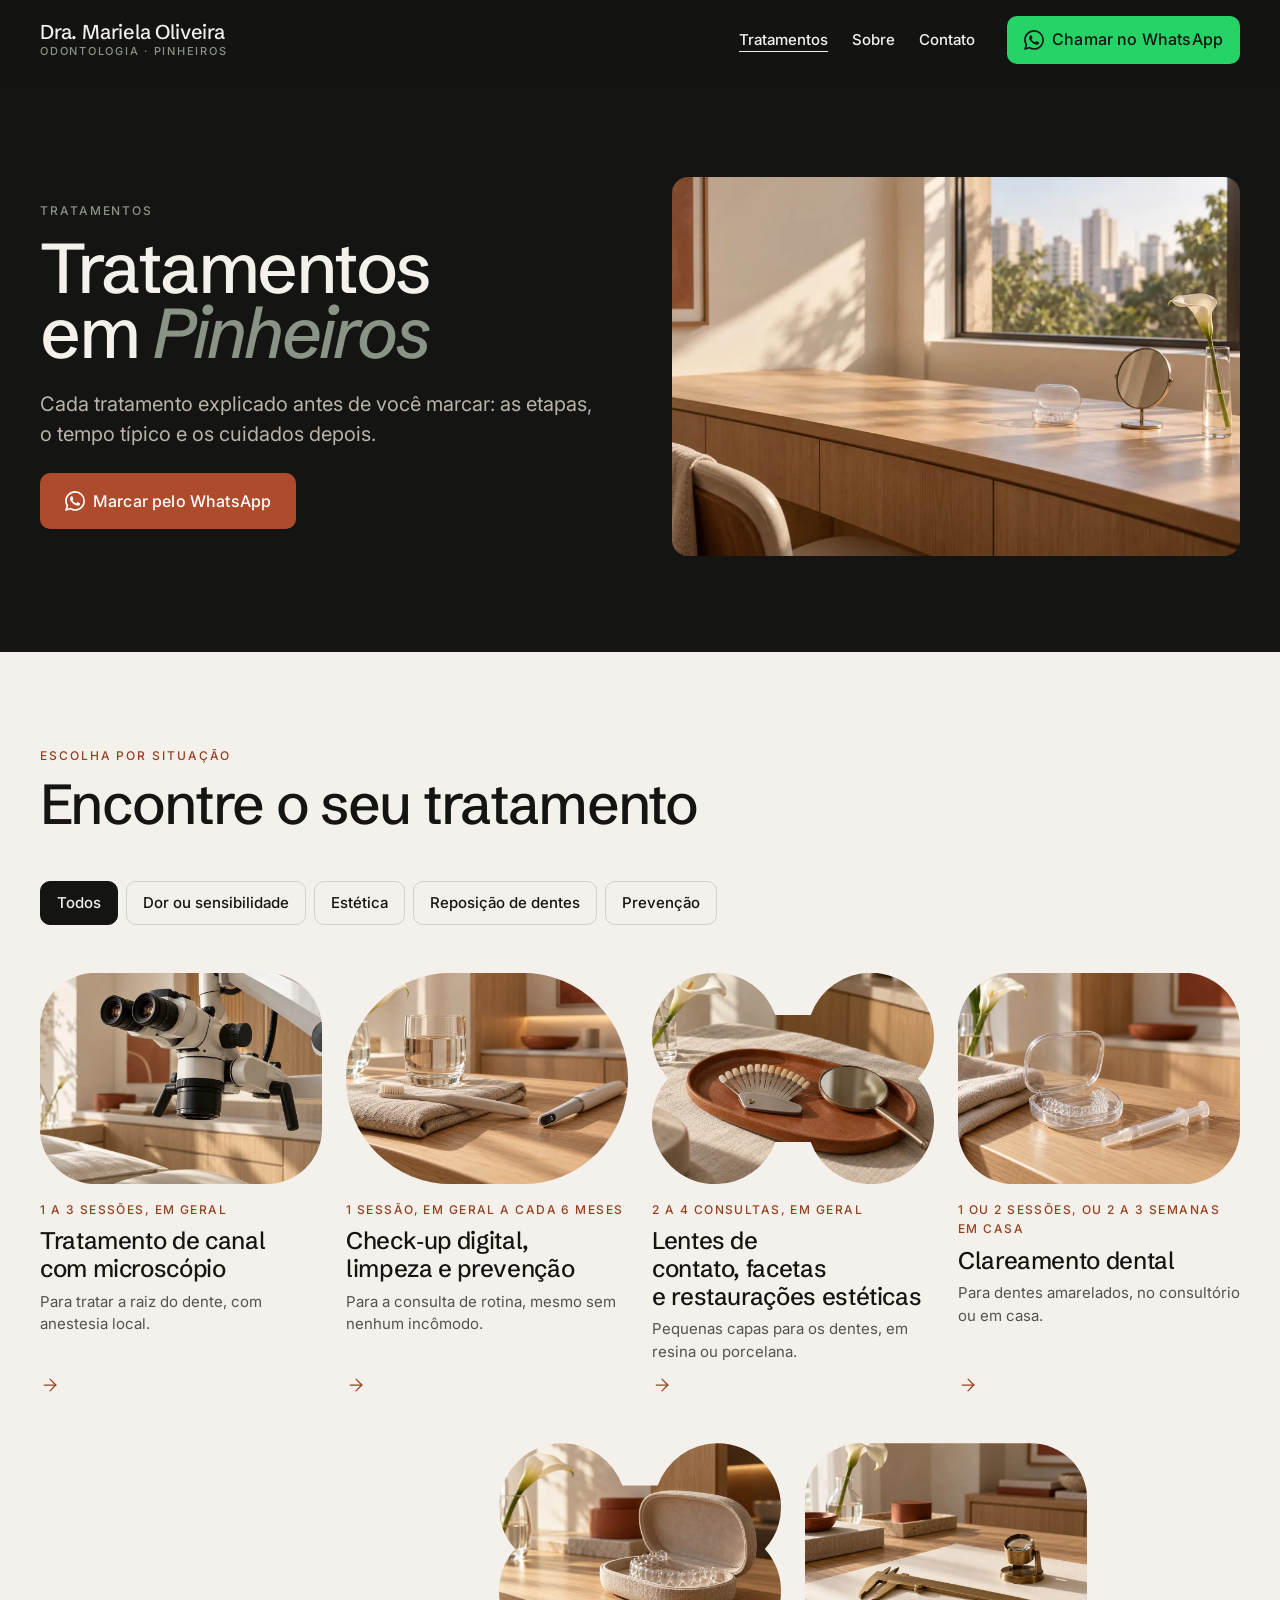
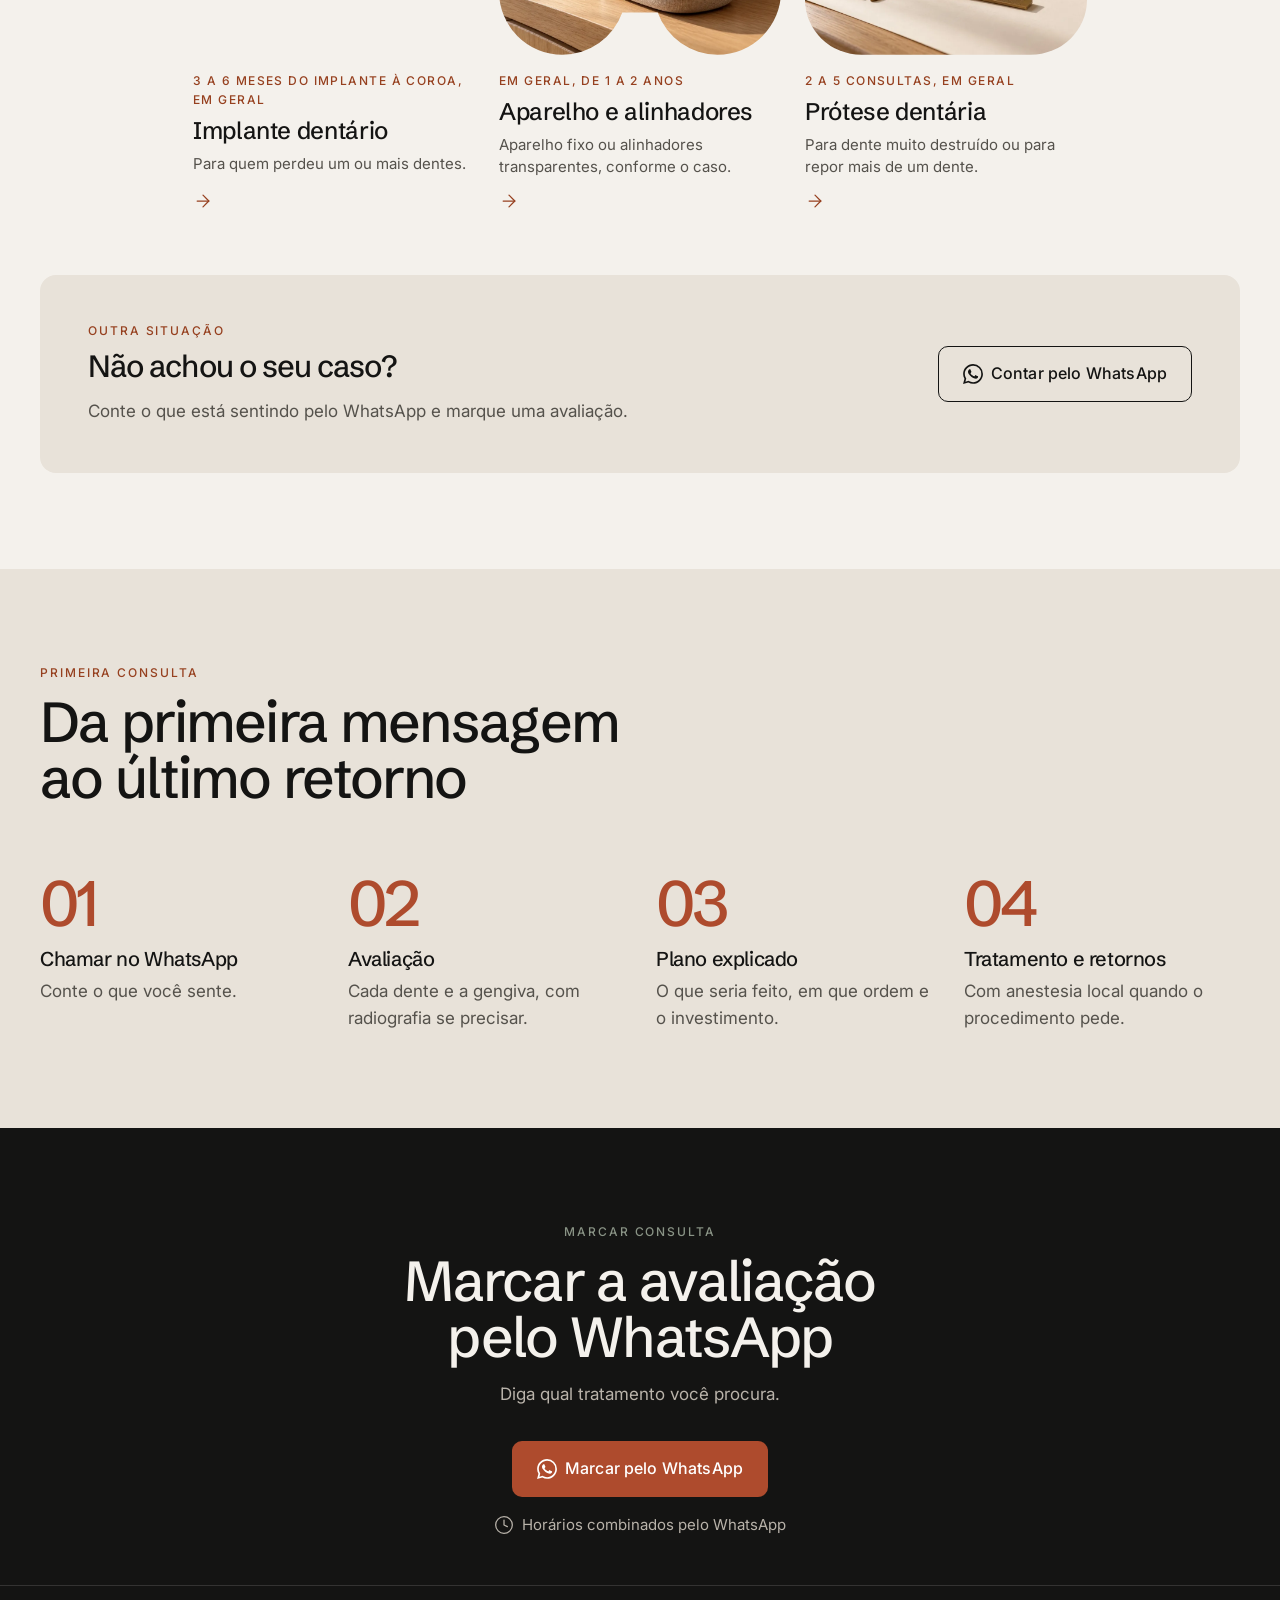
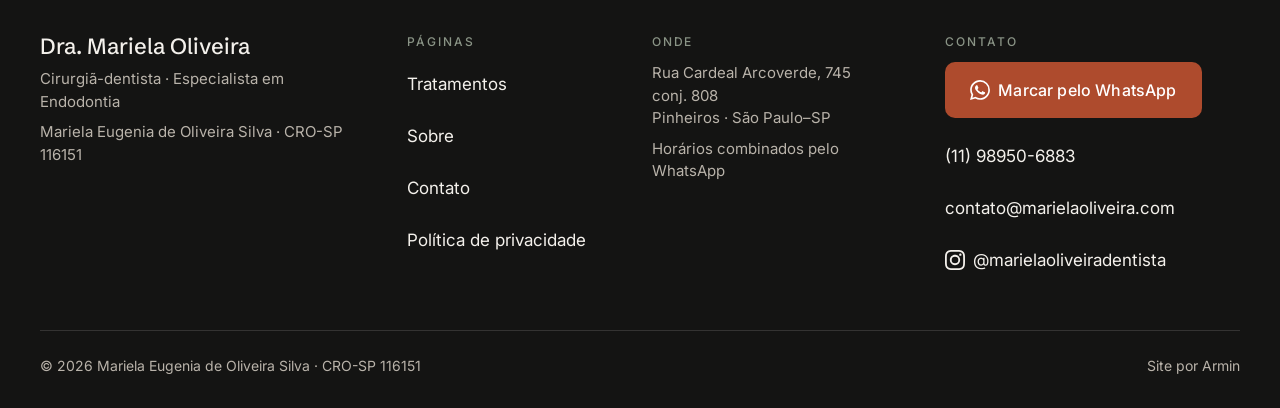
<file: tratamentos.html>
<!DOCTYPE html>
<!-- GERADO por _src/build.py a partir de _src/dados.py e _src/partes/. NÃO EDITE ESTE ARQUIVO: edite os dados e rode python3 _src/build.py -->
<html lang="pt-BR">
<head>
<meta charset="UTF-8">
<meta name="viewport" content="width=device-width, initial-scale=1">
<!-- PRÉ-VENDA: não remover até o Armin fechar a venda -->
<meta name="robots" content="noindex, nofollow">
<title>Tratamentos em Pinheiros, São Paulo · Dra. Mariela Oliveira</title>
<meta name="description" content="Sete tratamentos explicados antes de marcar: canal com microscópio, prevenção, lentes e facetas, clareamento, implante, aparelho e prótese.">
<meta property="og:title" content="Tratamentos em Pinheiros, São Paulo · Dra. Mariela Oliveira">
<meta property="og:description" content="Sete tratamentos explicados antes de marcar: canal com microscópio, prevenção, lentes e facetas, clareamento, implante, aparelho e prótese.">
<meta property="og:type" content="website">
<meta property="og:locale" content="pt_BR">
<meta name="twitter:card" content="summary_large_image">
<meta property="og:image" content="https://infomediamethods-sys.github.io/mariela-oliveira-dentista/assets/img/og-tratamentos.jpg">
<meta name="theme-color" content="#141413">
<link rel="icon" href="data:image/svg+xml,%3Csvg%20xmlns%3D%22http%3A//www.w3.org/2000/svg%22%20viewBox%3D%220%200%2064%2064%22%3E%3Crect%20width%3D%2264%22%20height%3D%2264%22%20rx%3D%2214%22%20fill%3D%22%23141413%22/%3E%3Ctext%20x%3D%2232%22%20y%3D%2242%22%20text-anchor%3D%22middle%22%20font-family%3D%22Schibsted%20Grotesk%2CArial%2Csans-serif%22%20font-size%3D%2227%22%20fill%3D%22%23F4F1EC%22%3EMO%3C/text%3E%3C/svg%3E">
<link rel="preconnect" href="https://fonts.googleapis.com">
<link rel="preconnect" href="https://fonts.gstatic.com" crossorigin>
<link href="https://fonts.googleapis.com/css2?family=Inter:wght@400;500&amp;family=Schibsted+Grotesk:ital,wght@0,500;1,500&amp;display=swap" rel="stylesheet">
<link rel="preload" as="image" type="image/webp" media="(max-width: 899px)" imagesrcset="assets/img/hub-heroi-480.webp 480w, assets/img/hub-heroi-960.webp 960w" imagesizes="100vw">
<link rel="preload" as="image" type="image/webp" media="(min-width: 900px)" imagesrcset="assets/img/hub-heroi-960.webp 960w, assets/img/hub-heroi-1600.webp 1600w" imagesizes="(min-width: 1200px) 580px, 48vw">
<link rel="stylesheet" href="assets/css/base.css">
<link rel="stylesheet" href="assets/css/style.css">
<script type="application/ld+json">{"@context": "https://schema.org", "@type": "Dentist", "@id": "https://infomediamethods-sys.github.io/mariela-oliveira-dentista/#consultorio", "name": "Dra. Mariela Oliveira - Odontologia Especializada", "url": "https://infomediamethods-sys.github.io/mariela-oliveira-dentista/", "telephone": "+5511989506883", "address": {"@type": "PostalAddress", "streetAddress": "Rua Cardeal Arcoverde, 745, conj. 808", "addressLocality": "São Paulo", "addressRegion": "SP", "addressCountry": "BR", "postalCode": "05407-001"}, "geo": {"@type": "GeoCoordinates", "latitude": -23.5566692, "longitude": -46.6797643}, "email": "contato@marielaoliveira.com", "sameAs": ["https://www.instagram.com/marielaoliveiradentista/", "https://www.google.com/maps/place/Dra.+Mariela+Oliveira+-+Odontologia+Especializada/data=!4m7!3m6!1s0x94ce57330abb421b:0x8c3d53da6326603e!8m2!3d-23.5566692!4d-46.6797643!16s%2Fg%2F11hz_531l5!19sChIJG0K7CjNXzpQRPmAmY9pTPYw"], "image": "https://infomediamethods-sys.github.io/mariela-oliveira-dentista/assets/img/og-inicio.jpg", "employee": {"@id": "https://infomediamethods-sys.github.io/mariela-oliveira-dentista/#dentista"}}</script>
<script type="application/ld+json">{"@context": "https://schema.org", "@type": "Person", "@id": "https://infomediamethods-sys.github.io/mariela-oliveira-dentista/#dentista", "name": "Mariela Eugenia de Oliveira Silva", "alternateName": "Dra. Mariela Oliveira", "jobTitle": "Cirurgiã-dentista · CRO-SP 116151", "url": "https://infomediamethods-sys.github.io/mariela-oliveira-dentista/", "identifier": {"@type": "PropertyValue", "propertyID": "CRO-SP", "value": "116151"}, "worksFor": {"@id": "https://infomediamethods-sys.github.io/mariela-oliveira-dentista/#consultorio"}, "hasCredential": {"@type": "EducationalOccupationalCredential", "credentialCategory": "Especialidade registrada no CFO", "name": "Especialista em Endodontia"}}</script>

</head>
<body class="pagina-interna">
<a class="pular-conteudo" href="#conteudo">Pular para o conteúdo</a>
<svg class="mascaras" width="0" height="0" aria-hidden="true" focusable="false"><defs><clipPath id="mascara-1" clipPathUnits="objectBoundingBox"><rect width="1" height="1" rx=".2" ry=".26"/></clipPath><clipPath id="mascara-2" clipPathUnits="objectBoundingBox"><rect width="1" height="1" rx=".375" ry=".5"/></clipPath><clipPath id="mascara-3" clipPathUnits="objectBoundingBox"><ellipse cx=".225" cy=".3" rx=".225" ry=".3"/><ellipse cx=".775" cy=".3" rx=".225" ry=".3"/><ellipse cx=".225" cy=".7" rx=".225" ry=".3"/><ellipse cx=".775" cy=".7" rx=".225" ry=".3"/><rect x=".2" y=".2" width=".6" height=".6"/></clipPath></defs></svg><header data-header class="cabecalho">
  <div class="container cabecalho__linha">
    <a class="marca" href="index.html"><span class="marca__nome">Dra. Mariela Oliveira</span><span class="marca__sub">Odontologia · Pinheiros</span></a>
    <nav class="cabecalho__nav" aria-label="Páginas"><a href="tratamentos.html" aria-current="page">Tratamentos</a><a href="sobre.html">Sobre</a><a href="contato.html">Contato</a></nav>
    <a class="botao botao--whatsapp cabecalho__botao" href="https://wa.me/5511989506883?text=Ol%C3%A1%21%20Vim%20pelo%20site%20e%20quero%20marcar%20uma%20avalia%C3%A7%C3%A3o." target="_blank" rel="noopener" data-origem="cabecalho"><svg class="icone icone--linha icone--marca" width="20" height="20" fill="currentColor" aria-hidden="true" focusable="false" role="img" viewBox="0 0 24 24" xmlns="http://www.w3.org/2000/svg"><path d="M17.472 14.382c-.297-.149-1.758-.867-2.03-.967-.273-.099-.471-.148-.67.15-.197.297-.767.966-.94 1.164-.173.199-.347.223-.644.075-.297-.15-1.255-.463-2.39-1.475-.883-.788-1.48-1.761-1.653-2.059-.173-.297-.018-.458.13-.606.134-.133.298-.347.446-.52.149-.174.198-.298.298-.497.099-.198.05-.371-.025-.52-.075-.149-.669-1.612-.916-2.207-.242-.579-.487-.5-.669-.51-.173-.008-.371-.01-.57-.01-.198 0-.52.074-.792.372-.272.297-1.04 1.016-1.04 2.479 0 1.462 1.065 2.875 1.213 3.074.149.198 2.096 3.2 5.077 4.487.709.306 1.262.489 1.694.625.712.227 1.36.195 1.871.118.571-.085 1.758-.719 2.006-1.413.248-.694.248-1.289.173-1.413-.074-.124-.272-.198-.57-.347m-5.421 7.403h-.004a9.87 9.87 0 01-5.031-1.378l-.361-.214-3.741.982.998-3.648-.235-.374a9.86 9.86 0 01-1.51-5.26c.001-5.45 4.436-9.884 9.888-9.884 2.64 0 5.122 1.03 6.988 2.898a9.825 9.825 0 012.893 6.994c-.003 5.45-4.437 9.884-9.885 9.884m8.413-18.297A11.815 11.815 0 0012.05 0C5.495 0 .16 5.335.157 11.892c0 2.096.547 4.142 1.588 5.945L.057 24l6.305-1.654a11.882 11.882 0 005.683 1.448h.005c6.554 0 11.89-5.335 11.893-11.893a11.821 11.821 0 00-3.48-8.413Z"/></svg><span><span class="cabecalho__botao-extra">Chamar no </span>WhatsApp</span></a>
    
  </div>
  
</header>

<main id="conteudo">
<section class="heroi heroi--midia heroi--curto" data-heroi><div class="container heroi__grade"><div class="heroi__texto"><p class="rotulo heroi__entra" style="--atraso:.15s">Tratamentos</p><h1 class="heroi__entra" style="--atraso:.22s">Tratamentos em <em>Pinheiros</em></h1><p class="heroi__apoio heroi__entra" style="--atraso:.3s">Cada tratamento explicado antes de você marcar: as etapas, o tempo típico e os cuidados depois.</p><div class="heroi__acoes heroi__entra" style="--atraso:.45s"><a class="botao botao--primario" href="https://wa.me/5511989506883?text=Ol%C3%A1%21%20Vim%20pelo%20site%20e%20quero%20marcar%20uma%20avalia%C3%A7%C3%A3o." target="_blank" rel="noopener" data-origem="geral"><svg class="icone icone--linha icone--marca" width="20" height="20" fill="currentColor" aria-hidden="true" focusable="false" role="img" viewBox="0 0 24 24" xmlns="http://www.w3.org/2000/svg"><path d="M17.472 14.382c-.297-.149-1.758-.867-2.03-.967-.273-.099-.471-.148-.67.15-.197.297-.767.966-.94 1.164-.173.199-.347.223-.644.075-.297-.15-1.255-.463-2.39-1.475-.883-.788-1.48-1.761-1.653-2.059-.173-.297-.018-.458.13-.606.134-.133.298-.347.446-.52.149-.174.198-.298.298-.497.099-.198.05-.371-.025-.52-.075-.149-.669-1.612-.916-2.207-.242-.579-.487-.5-.669-.51-.173-.008-.371-.01-.57-.01-.198 0-.52.074-.792.372-.272.297-1.04 1.016-1.04 2.479 0 1.462 1.065 2.875 1.213 3.074.149.198 2.096 3.2 5.077 4.487.709.306 1.262.489 1.694.625.712.227 1.36.195 1.871.118.571-.085 1.758-.719 2.006-1.413.248-.694.248-1.289.173-1.413-.074-.124-.272-.198-.57-.347m-5.421 7.403h-.004a9.87 9.87 0 01-5.031-1.378l-.361-.214-3.741.982.998-3.648-.235-.374a9.86 9.86 0 01-1.51-5.26c.001-5.45 4.436-9.884 9.888-9.884 2.64 0 5.122 1.03 6.988 2.898a9.825 9.825 0 012.893 6.994c-.003 5.45-4.437 9.884-9.885 9.884m8.413-18.297A11.815 11.815 0 0012.05 0C5.495 0 .16 5.335.157 11.892c0 2.096.547 4.142 1.588 5.945L.057 24l6.305-1.654a11.882 11.882 0 005.683 1.448h.005c6.554 0 11.89-5.335 11.893-11.893a11.821 11.821 0 00-3.48-8.413Z"/></svg><span>Marcar pelo WhatsApp</span></a></div></div><div class="heroi__lado heroi__entra" style="--atraso:.3s"><div class="midia proporcao-32 heroi__midia"><picture><source type="image/webp" media="(max-width: 899px)" srcset="assets/img/hub-heroi-480.webp 480w, assets/img/hub-heroi-960.webp 960w" sizes="100vw"><source type="image/webp" srcset="assets/img/hub-heroi-960.webp 960w, assets/img/hub-heroi-1600.webp 1600w" sizes="(min-width: 1200px) 580px, 48vw"><img src="assets/img/hub-heroi-960.jpg" width="960" height="640" alt="Bancada de carvalho sob a janela com estojo de alinhador, espelho de mão e um copo-de-leite" decoding="async" fetchpriority="high"></picture></div></div></div></section><section class="secao secao--claro" id="lista"><div class="container"><div class="cabeca revelar"><p class="rotulo">Escolha por situação</p><h2>Encontre o seu tratamento</h2></div><div class="chips revelar" role="group" aria-label="Filtrar tratamentos por situação" data-filtro-grupo><button type="button" class="chip" data-filtro="todos" aria-pressed="true">Todos</button><button type="button" class="chip" data-filtro="Dor ou sensibilidade" aria-pressed="false">Dor ou sensibilidade</button><button type="button" class="chip" data-filtro="Estética" aria-pressed="false">Estética</button><button type="button" class="chip" data-filtro="Reposição de dentes" aria-pressed="false">Reposição de dentes</button><button type="button" class="chip" data-filtro="Prevenção" aria-pressed="false">Prevenção</button></div><div class="grade grade--4 grade--portas grade--filtravel revelar-grupo"><a class="card card--link" href="tratamentos-tratamento-de-canal.html" data-mascara="1" data-grupos="Dor ou sensibilidade"><div class="midia proporcao-card card__midia"><picture><source type="image/webp" media="(max-width: 899px)" srcset="assets/img/porta-tratamento-de-canal-480.webp 480w, assets/img/porta-tratamento-de-canal-960.webp 960w" sizes="(max-width: 599px) 36vw, 168px"><source type="image/webp" srcset="assets/img/porta-tratamento-de-canal-960.webp 960w, assets/img/porta-tratamento-de-canal-1600.webp 1600w" sizes="(min-width: 900px) 280px, 168px"><img src="assets/img/porta-tratamento-de-canal-960.jpg" width="960" height="720" alt="Microscópio operatório odontológico em repouso sobre bancada de carvalho" decoding="async" ></picture></div><div class="card__corpo"><p class="card__rotulo">1 a 3 sessões, em geral</p><h3 class="card__titulo">Tratamento de canal com microscópio</h3><p class="card__texto">Para tratar a raiz do dente, com anestesia local.</p><span class="card__seta" aria-hidden="true"><svg aria-hidden="true" focusable="false" class="icone icone--linha icone--arrow-right" xmlns="http://www.w3.org/2000/svg" width="20" height="20" viewBox="0 0 24 24" fill="none" stroke="currentColor" stroke-width="1.5" stroke-linecap="round" stroke-linejoin="round" ><path d="M5 12h14" /><path d="m12 5 7 7-7 7" /></svg></span></div></a><a class="card card--link" href="tratamentos-limpeza-e-prevencao.html" data-mascara="2" data-grupos="Prevenção"><div class="midia proporcao-card card__midia"><picture><source type="image/webp" media="(max-width: 899px)" srcset="assets/img/porta-limpeza-e-prevencao-480.webp 480w, assets/img/porta-limpeza-e-prevencao-960.webp 960w" sizes="(max-width: 599px) 36vw, 168px"><source type="image/webp" srcset="assets/img/porta-limpeza-e-prevencao-960.webp 960w, assets/img/porta-limpeza-e-prevencao-1600.webp 1600w" sizes="(min-width: 900px) 280px, 168px"><img src="assets/img/porta-limpeza-e-prevencao-960.jpg" width="960" height="720" alt="Escova de cerdas macias, copo de água e câmera intraoral sobre linho" decoding="async" ></picture></div><div class="card__corpo"><p class="card__rotulo">1 sessão, em geral a cada 6 meses</p><h3 class="card__titulo">Check‑up digital, limpeza e prevenção</h3><p class="card__texto">Para a consulta de rotina, mesmo sem nenhum incômodo.</p><span class="card__seta" aria-hidden="true"><svg aria-hidden="true" focusable="false" class="icone icone--linha icone--arrow-right" xmlns="http://www.w3.org/2000/svg" width="20" height="20" viewBox="0 0 24 24" fill="none" stroke="currentColor" stroke-width="1.5" stroke-linecap="round" stroke-linejoin="round" ><path d="M5 12h14" /><path d="m12 5 7 7-7 7" /></svg></span></div></a><a class="card card--link" href="tratamentos-lentes-de-contato-e-facetas.html" data-mascara="3" data-grupos="Estética"><div class="midia proporcao-card card__midia"><picture><source type="image/webp" media="(max-width: 899px)" srcset="assets/img/porta-lentes-de-contato-e-facetas-480.webp 480w, assets/img/porta-lentes-de-contato-e-facetas-960.webp 960w" sizes="(max-width: 599px) 36vw, 168px"><source type="image/webp" srcset="assets/img/porta-lentes-de-contato-e-facetas-960.webp 960w, assets/img/porta-lentes-de-contato-e-facetas-1600.webp 1600w" sizes="(min-width: 900px) 280px, 168px"><img src="assets/img/porta-lentes-de-contato-e-facetas-960.jpg" width="960" height="720" alt="Escala de cores de dentes em leque sobre bandeja terracota, com espelho de mão" decoding="async" loading="lazy"></picture></div><div class="card__corpo"><p class="card__rotulo">2 a 4 consultas, em geral</p><h3 class="card__titulo">Lentes de contato, facetas e restaurações estéticas</h3><p class="card__texto">Pequenas capas para os dentes, em resina ou porcelana.</p><span class="card__seta" aria-hidden="true"><svg aria-hidden="true" focusable="false" class="icone icone--linha icone--arrow-right" xmlns="http://www.w3.org/2000/svg" width="20" height="20" viewBox="0 0 24 24" fill="none" stroke="currentColor" stroke-width="1.5" stroke-linecap="round" stroke-linejoin="round" ><path d="M5 12h14" /><path d="m12 5 7 7-7 7" /></svg></span></div></a><a class="card card--link" href="tratamentos-clareamento-dental.html" data-mascara="1" data-grupos="Estética"><div class="midia proporcao-card card__midia"><picture><source type="image/webp" media="(max-width: 899px)" srcset="assets/img/porta-clareamento-dental-480.webp 480w, assets/img/porta-clareamento-dental-960.webp 960w" sizes="(max-width: 599px) 36vw, 168px"><source type="image/webp" srcset="assets/img/porta-clareamento-dental-960.webp 960w, assets/img/porta-clareamento-dental-1600.webp 1600w" sizes="(min-width: 900px) 280px, 168px"><img src="assets/img/porta-clareamento-dental-960.jpg" width="960" height="720" alt="Estojo transparente com moldeira de clareamento e seringa de gel fechada" decoding="async" loading="lazy"></picture></div><div class="card__corpo"><p class="card__rotulo">1 ou 2 sessões, ou 2 a 3 semanas em casa</p><h3 class="card__titulo">Clareamento dental</h3><p class="card__texto">Para dentes amarelados, no consultório ou em casa.</p><span class="card__seta" aria-hidden="true"><svg aria-hidden="true" focusable="false" class="icone icone--linha icone--arrow-right" xmlns="http://www.w3.org/2000/svg" width="20" height="20" viewBox="0 0 24 24" fill="none" stroke="currentColor" stroke-width="1.5" stroke-linecap="round" stroke-linejoin="round" ><path d="M5 12h14" /><path d="m12 5 7 7-7 7" /></svg></span></div></a><a class="card card--link" href="tratamentos-implante-dentario.html" data-mascara="2" data-grupos="Reposição de dentes"><div class="midia proporcao-card card__midia"><picture><source type="image/webp" media="(max-width: 899px)" srcset="assets/img/porta-implante-dentario-480.webp 480w, assets/img/porta-implante-dentario-960.webp 960w" sizes="(max-width: 599px) 36vw, 168px"><source type="image/webp" srcset="assets/img/porta-implante-dentario-960.webp 960w, assets/img/porta-implante-dentario-1600.webp 1600w" sizes="(min-width: 900px) 280px, 168px"><img src="assets/img/porta-implante-dentario-960.jpg" width="960" height="720" alt="Radiografia panorâmica contra a luz da janela, num suporte de madeira" decoding="async" loading="lazy"></picture></div><div class="card__corpo"><p class="card__rotulo">3 a 6 meses do implante à coroa, em geral</p><h3 class="card__titulo">Implante dentário</h3><p class="card__texto">Para quem perdeu um ou mais dentes.</p><span class="card__seta" aria-hidden="true"><svg aria-hidden="true" focusable="false" class="icone icone--linha icone--arrow-right" xmlns="http://www.w3.org/2000/svg" width="20" height="20" viewBox="0 0 24 24" fill="none" stroke="currentColor" stroke-width="1.5" stroke-linecap="round" stroke-linejoin="round" ><path d="M5 12h14" /><path d="m12 5 7 7-7 7" /></svg></span></div></a><a class="card card--link" href="tratamentos-ortodontia.html" data-mascara="3" data-grupos="Estética"><div class="midia proporcao-card card__midia"><picture><source type="image/webp" media="(max-width: 899px)" srcset="assets/img/porta-ortodontia-480.webp 480w, assets/img/porta-ortodontia-960.webp 960w" sizes="(max-width: 599px) 36vw, 168px"><source type="image/webp" srcset="assets/img/porta-ortodontia-960.webp 960w, assets/img/porta-ortodontia-1600.webp 1600w" sizes="(min-width: 900px) 280px, 168px"><img src="assets/img/porta-ortodontia-960.jpg" width="960" height="720" alt="Alinhador transparente no estojo de linho aberto, sobre carvalho" decoding="async" loading="lazy"></picture></div><div class="card__corpo"><p class="card__rotulo">Em geral, de 1 a 2 anos</p><h3 class="card__titulo">Aparelho e alinhadores</h3><p class="card__texto">Aparelho fixo ou alinhadores transparentes, conforme o caso.</p><span class="card__seta" aria-hidden="true"><svg aria-hidden="true" focusable="false" class="icone icone--linha icone--arrow-right" xmlns="http://www.w3.org/2000/svg" width="20" height="20" viewBox="0 0 24 24" fill="none" stroke="currentColor" stroke-width="1.5" stroke-linecap="round" stroke-linejoin="round" ><path d="M5 12h14" /><path d="m12 5 7 7-7 7" /></svg></span></div></a><a class="card card--link" href="tratamentos-protese-dentaria.html" data-mascara="1" data-grupos="Reposição de dentes"><div class="midia proporcao-card card__midia"><picture><source type="image/webp" media="(max-width: 899px)" srcset="assets/img/porta-protese-dentaria-480.webp 480w, assets/img/porta-protese-dentaria-960.webp 960w" sizes="(max-width: 599px) 36vw, 168px"><source type="image/webp" srcset="assets/img/porta-protese-dentaria-960.webp 960w, assets/img/porta-protese-dentaria-1600.webp 1600w" sizes="(min-width: 900px) 280px, 168px"><img src="assets/img/porta-protese-dentaria-960.jpg" width="960" height="720" alt="Paquímetro de latão e lupa de bancada sobre papel creme" decoding="async" loading="lazy"></picture></div><div class="card__corpo"><p class="card__rotulo">2 a 5 consultas, em geral</p><h3 class="card__titulo">Prótese dentária</h3><p class="card__texto">Para dente muito destruído ou para repor mais de um dente.</p><span class="card__seta" aria-hidden="true"><svg aria-hidden="true" focusable="false" class="icone icone--linha icone--arrow-right" xmlns="http://www.w3.org/2000/svg" width="20" height="20" viewBox="0 0 24 24" fill="none" stroke="currentColor" stroke-width="1.5" stroke-linecap="round" stroke-linejoin="round" ><path d="M5 12h14" /><path d="m12 5 7 7-7 7" /></svg></span></div></a></div><div class="nao-achou revelar"><div><div class="cabeca revelar"><p class="rotulo">Outra situação</p><h2>Não achou o seu caso?</h2><p class="apoio">Conte o que está sentindo pelo WhatsApp e marque uma avaliação.</p></div></div><div class="nao-achou__acao"><a class="botao botao--contorno" href="https://wa.me/5511989506883?text=Ol%C3%A1%21%20Vim%20pelo%20site.%20Estou%20sentindo%20...%20e%20queria%20uma%20orienta%C3%A7%C3%A3o." target="_blank" rel="noopener" data-origem="hub"><svg class="icone icone--linha icone--marca" width="20" height="20" fill="currentColor" aria-hidden="true" focusable="false" role="img" viewBox="0 0 24 24" xmlns="http://www.w3.org/2000/svg"><path d="M17.472 14.382c-.297-.149-1.758-.867-2.03-.967-.273-.099-.471-.148-.67.15-.197.297-.767.966-.94 1.164-.173.199-.347.223-.644.075-.297-.15-1.255-.463-2.39-1.475-.883-.788-1.48-1.761-1.653-2.059-.173-.297-.018-.458.13-.606.134-.133.298-.347.446-.52.149-.174.198-.298.298-.497.099-.198.05-.371-.025-.52-.075-.149-.669-1.612-.916-2.207-.242-.579-.487-.5-.669-.51-.173-.008-.371-.01-.57-.01-.198 0-.52.074-.792.372-.272.297-1.04 1.016-1.04 2.479 0 1.462 1.065 2.875 1.213 3.074.149.198 2.096 3.2 5.077 4.487.709.306 1.262.489 1.694.625.712.227 1.36.195 1.871.118.571-.085 1.758-.719 2.006-1.413.248-.694.248-1.289.173-1.413-.074-.124-.272-.198-.57-.347m-5.421 7.403h-.004a9.87 9.87 0 01-5.031-1.378l-.361-.214-3.741.982.998-3.648-.235-.374a9.86 9.86 0 01-1.51-5.26c.001-5.45 4.436-9.884 9.888-9.884 2.64 0 5.122 1.03 6.988 2.898a9.825 9.825 0 012.893 6.994c-.003 5.45-4.437 9.884-9.885 9.884m8.413-18.297A11.815 11.815 0 0012.05 0C5.495 0 .16 5.335.157 11.892c0 2.096.547 4.142 1.588 5.945L.057 24l6.305-1.654a11.882 11.882 0 005.683 1.448h.005c6.554 0 11.89-5.335 11.893-11.893a11.821 11.821 0 00-3.48-8.413Z"/></svg><span>Contar pelo WhatsApp</span></a></div></div></div></section><section class="secao secao--claro-2 passos-secao" id="como-e-a-consulta"><div class="container"><div class="passos__topo"><div class="cabeca revelar"><p class="rotulo">Primeira consulta</p><h2>Da primeira mensagem ao último retorno</h2></div></div><ol class="passos passos--curto revelar" role="list"><li class="passo"><span class="passo__numero">01</span><div class="passo__corpo"><h3 class="passo__titulo">Chamar no WhatsApp</h3><p>Conte o que você sente.</p></div></li><li class="passo"><span class="passo__numero">02</span><div class="passo__corpo"><h3 class="passo__titulo">Avaliação</h3><p>Cada dente e a gengiva, com radiografia se precisar.</p></div></li><li class="passo"><span class="passo__numero">03</span><div class="passo__corpo"><h3 class="passo__titulo">Plano explicado</h3><p>O que seria feito, em que ordem e o investimento.</p></div></li><li class="passo"><span class="passo__numero">04</span><div class="passo__corpo"><h3 class="passo__titulo">Tratamento e retornos</h3><p>Com anestesia local quando o procedimento pede.</p></div></li></ol></div></section><section class="secao secao--escuro cta" id="contato"><div class="container--estreito cta__caixa revelar"><p class="rotulo">Marcar consulta</p><h2>Marcar a avaliação pelo WhatsApp</h2><p class="cta__texto">Diga qual tratamento você procura.</p><div class="cta__acoes"><a class="botao botao--primario" href="https://wa.me/5511989506883?text=Ol%C3%A1%21%20Vim%20pelo%20site%20e%20quero%20marcar%20uma%20avalia%C3%A7%C3%A3o." target="_blank" rel="noopener" data-origem="geral"><svg class="icone icone--linha icone--marca" width="20" height="20" fill="currentColor" aria-hidden="true" focusable="false" role="img" viewBox="0 0 24 24" xmlns="http://www.w3.org/2000/svg"><path d="M17.472 14.382c-.297-.149-1.758-.867-2.03-.967-.273-.099-.471-.148-.67.15-.197.297-.767.966-.94 1.164-.173.199-.347.223-.644.075-.297-.15-1.255-.463-2.39-1.475-.883-.788-1.48-1.761-1.653-2.059-.173-.297-.018-.458.13-.606.134-.133.298-.347.446-.52.149-.174.198-.298.298-.497.099-.198.05-.371-.025-.52-.075-.149-.669-1.612-.916-2.207-.242-.579-.487-.5-.669-.51-.173-.008-.371-.01-.57-.01-.198 0-.52.074-.792.372-.272.297-1.04 1.016-1.04 2.479 0 1.462 1.065 2.875 1.213 3.074.149.198 2.096 3.2 5.077 4.487.709.306 1.262.489 1.694.625.712.227 1.36.195 1.871.118.571-.085 1.758-.719 2.006-1.413.248-.694.248-1.289.173-1.413-.074-.124-.272-.198-.57-.347m-5.421 7.403h-.004a9.87 9.87 0 01-5.031-1.378l-.361-.214-3.741.982.998-3.648-.235-.374a9.86 9.86 0 01-1.51-5.26c.001-5.45 4.436-9.884 9.888-9.884 2.64 0 5.122 1.03 6.988 2.898a9.825 9.825 0 012.893 6.994c-.003 5.45-4.437 9.884-9.885 9.884m8.413-18.297A11.815 11.815 0 0012.05 0C5.495 0 .16 5.335.157 11.892c0 2.096.547 4.142 1.588 5.945L.057 24l6.305-1.654a11.882 11.882 0 005.683 1.448h.005c6.554 0 11.89-5.335 11.893-11.893a11.821 11.821 0 00-3.48-8.413Z"/></svg><span>Marcar pelo WhatsApp</span></a></div><div class="cta__info"><p class="cta__horario"><svg aria-hidden="true" focusable="false" class="icone icone--linha icone--clock" xmlns="http://www.w3.org/2000/svg" width="20" height="20" viewBox="0 0 24 24" fill="none" stroke="currentColor" stroke-width="1.5" stroke-linecap="round" stroke-linejoin="round" ><circle cx="12" cy="12" r="10" /><path d="M12 6v6l4 2" /></svg><span>Horários combinados pelo WhatsApp</span></p></div></div></section>
</main>
<footer class="rodape">
  <div class="container">
    <div class="rodape__grade">
      <div class="rodape__col">
        <p class="rodape__nome">Dra. Mariela Oliveira</p>
        <p class="rodape__registro">Cirurgiã-dentista · Especialista em Endodontia</p>
        <p class="rodape__texto registro rodape__reg"><span class="registro__linha"><span class="registro__parte">Mariela Eugenia de Oliveira Silva</span><span class="registro__parte">CRO-SP 116151</span></span></p>
      </div>
      <div class="rodape__col"><p class="rotulo">Páginas</p><ul class="rodape__lista" role="list"><li><a href="tratamentos.html">Tratamentos</a></li><li><a href="sobre.html">Sobre</a></li><li><a href="contato.html">Contato</a></li><li><a href="politica-de-privacidade.html">Política de privacidade</a></li></ul></div>
      <div class="rodape__col"><p class="rotulo">Onde</p><address class="rodape__texto">Rua Cardeal Arcoverde, 745<br>conj. 808<br>Pinheiros · São Paulo–SP</address><p class="rodape__texto">Horários combinados pelo WhatsApp</p></div>
      <div class="rodape__col"><p class="rotulo">Contato</p><div class="rodape__botao"><a class="botao botao--primario" href="https://wa.me/5511989506883?text=Ol%C3%A1%21%20Vim%20pelo%20site%20e%20quero%20marcar%20uma%20avalia%C3%A7%C3%A3o." target="_blank" rel="noopener" data-origem="rodape"><svg class="icone icone--linha icone--marca" width="20" height="20" fill="currentColor" aria-hidden="true" focusable="false" role="img" viewBox="0 0 24 24" xmlns="http://www.w3.org/2000/svg"><path d="M17.472 14.382c-.297-.149-1.758-.867-2.03-.967-.273-.099-.471-.148-.67.15-.197.297-.767.966-.94 1.164-.173.199-.347.223-.644.075-.297-.15-1.255-.463-2.39-1.475-.883-.788-1.48-1.761-1.653-2.059-.173-.297-.018-.458.13-.606.134-.133.298-.347.446-.52.149-.174.198-.298.298-.497.099-.198.05-.371-.025-.52-.075-.149-.669-1.612-.916-2.207-.242-.579-.487-.5-.669-.51-.173-.008-.371-.01-.57-.01-.198 0-.52.074-.792.372-.272.297-1.04 1.016-1.04 2.479 0 1.462 1.065 2.875 1.213 3.074.149.198 2.096 3.2 5.077 4.487.709.306 1.262.489 1.694.625.712.227 1.36.195 1.871.118.571-.085 1.758-.719 2.006-1.413.248-.694.248-1.289.173-1.413-.074-.124-.272-.198-.57-.347m-5.421 7.403h-.004a9.87 9.87 0 01-5.031-1.378l-.361-.214-3.741.982.998-3.648-.235-.374a9.86 9.86 0 01-1.51-5.26c.001-5.45 4.436-9.884 9.888-9.884 2.64 0 5.122 1.03 6.988 2.898a9.825 9.825 0 012.893 6.994c-.003 5.45-4.437 9.884-9.885 9.884m8.413-18.297A11.815 11.815 0 0012.05 0C5.495 0 .16 5.335.157 11.892c0 2.096.547 4.142 1.588 5.945L.057 24l6.305-1.654a11.882 11.882 0 005.683 1.448h.005c6.554 0 11.89-5.335 11.893-11.893a11.821 11.821 0 00-3.48-8.413Z"/></svg><span>Marcar pelo WhatsApp</span></a></div><ul class="rodape__lista" role="list"><li><a href="tel:+5511989506883">(11) 98950-6883</a></li><li><a href="mailto:contato@marielaoliveira.com">contato@marielaoliveira.com</a></li><li><a class="rodape__link-icone" href="https://www.instagram.com/marielaoliveiradentista/" target="_blank" rel="noopener"><svg class="icone icone--linha icone--marca" width="20" height="20" fill="currentColor" aria-hidden="true" focusable="false" role="img" viewBox="0 0 24 24" xmlns="http://www.w3.org/2000/svg"><path d="M7.0301.084c-1.2768.0602-2.1487.264-2.911.5634-.7888.3075-1.4575.72-2.1228 1.3877-.6652.6677-1.075 1.3368-1.3802 2.127-.2954.7638-.4956 1.6365-.552 2.914-.0564 1.2775-.0689 1.6882-.0626 4.947.0062 3.2586.0206 3.6671.0825 4.9473.061 1.2765.264 2.1482.5635 2.9107.308.7889.72 1.4573 1.388 2.1228.6679.6655 1.3365 1.0743 2.1285 1.38.7632.295 1.6361.4961 2.9134.552 1.2773.056 1.6884.069 4.9462.0627 3.2578-.0062 3.668-.0207 4.9478-.0814 1.28-.0607 2.147-.2652 2.9098-.5633.7889-.3086 1.4578-.72 2.1228-1.3881.665-.6682 1.0745-1.3378 1.3795-2.1284.2957-.7632.4966-1.636.552-2.9124.056-1.2809.0692-1.6898.063-4.948-.0063-3.2583-.021-3.6668-.0817-4.9465-.0607-1.2797-.264-2.1487-.5633-2.9117-.3084-.7889-.72-1.4568-1.3876-2.1228C21.2982 1.33 20.628.9208 19.8378.6165 19.074.321 18.2017.1197 16.9244.0645 15.6471.0093 15.236-.005 11.977.0014 8.718.0076 8.31.0215 7.0301.0839m.1402 21.6932c-1.17-.0509-1.8053-.2453-2.2287-.408-.5606-.216-.96-.4771-1.3819-.895-.422-.4178-.6811-.8186-.9-1.378-.1644-.4234-.3624-1.058-.4171-2.228-.0595-1.2645-.072-1.6442-.079-4.848-.007-3.2037.0053-3.583.0607-4.848.05-1.169.2456-1.805.408-2.2282.216-.5613.4762-.96.895-1.3816.4188-.4217.8184-.6814 1.3783-.9003.423-.1651 1.0575-.3614 2.227-.4171 1.2655-.06 1.6447-.072 4.848-.079 3.2033-.007 3.5835.005 4.8495.0608 1.169.0508 1.8053.2445 2.228.408.5608.216.96.4754 1.3816.895.4217.4194.6816.8176.9005 1.3787.1653.4217.3617 1.056.4169 2.2263.0602 1.2655.0739 1.645.0796 4.848.0058 3.203-.0055 3.5834-.061 4.848-.051 1.17-.245 1.8055-.408 2.2294-.216.5604-.4763.96-.8954 1.3814-.419.4215-.8181.6811-1.3783.9-.4224.1649-1.0577.3617-2.2262.4174-1.2656.0595-1.6448.072-4.8493.079-3.2045.007-3.5825-.006-4.848-.0608M16.953 5.5864A1.44 1.44 0 1 0 18.39 4.144a1.44 1.44 0 0 0-1.437 1.4424M5.8385 12.012c.0067 3.4032 2.7706 6.1557 6.173 6.1493 3.4026-.0065 6.157-2.7701 6.1506-6.1733-.0065-3.4032-2.771-6.1565-6.174-6.1498-3.403.0067-6.156 2.771-6.1496 6.1738M8 12.0077a4 4 0 1 1 4.008 3.9921A3.9996 3.9996 0 0 1 8 12.0077"/></svg><span>@marielaoliveiradentista</span></a></li></ul></div>
    </div>
    <div class="rodape__base">
      <p class="registro rodape__reg"><span class="registro__linha"><span class="registro__parte">© 2026 Mariela Eugenia de Oliveira Silva</span><span class="registro__parte">CRO-SP 116151</span></span></p>
      <p>Site por Armin</p>
    </div>
  </div>
</footer>

<script src="assets/js/lenis.min.js" defer></script>
<script src="assets/js/main.js" defer></script>
<script src="assets/js/movimento.js" defer></script>
</body>
</html>
</file>
<file: assets/css/base.css>
/* base.css — regras fixas da agência. NÃO EDITAR por projeto.
   Tokens de cor, fonte, raio e sombra do cliente ficam em style.css.
   Escala e regras descritas em specs/design.md §0. */

:root {
  /* Espaçamento: escala fechada. Nenhum margin/padding/gap fora daqui. */
  --space-1: 0.25rem;  /*   4px */
  --space-2: 0.5rem;   /*   8px */
  --space-3: 0.75rem;  /*  12px */
  --space-4: 1rem;     /*  16px */
  --space-5: 1.5rem;   /*  24px */
  --space-6: 2rem;     /*  32px */
  --space-7: 3rem;     /*  48px */
  --space-8: 4rem;     /*  64px */
  --space-9: 6rem;     /*  96px */
  --space-10: 8rem;    /* 128px */

  --section-y: var(--space-8);          /* celular e tablet: 64px */
  --gutter: var(--space-5);             /* 24px */
  --container: 1200px;
  --container-narrow: 760px;

  /* Ícones: só estes dois tamanhos (+ círculo de card) */
  --icone-linha: 20px;
  --icone-card: 24px;
  --icone-circulo: 48px;

  --toque-min: 44px;
  --header-h: 72px;

  --ease-out: cubic-bezier(0.22, 1, 0.36, 1);
  --dur-fast: 0.14s;
  --dur-base: 0.24s;
  --dur-slow: 0.42s;
}
@media (min-width: 900px) {
  :root { --section-y: var(--space-9); --gutter: var(--space-6); }  /* 96px / 32px */
}
@media (max-width: 399px) {
  :root { --gutter: 1.25rem; }  /* 20px: única exceção à escala, só na borda da tela */
}

/* Reset enxuto */
*, *::before, *::after { box-sizing: border-box; }
html { -webkit-text-size-adjust: 100%; overflow-x: clip; scroll-behavior: smooth; }
body { margin: 0; overflow-x: clip; min-height: 100vh; text-rendering: optimizeLegibility; -webkit-font-smoothing: antialiased; }
h1, h2, h3, h4, p, figure, blockquote, ul, ol, dl { margin: 0; }
ul[role="list"], ol[role="list"] { list-style: none; padding: 0; }
img, picture, svg, video { display: block; max-width: 100%; }
img { height: auto; }
input, button, textarea, select { font: inherit; color: inherit; }
button { cursor: pointer; }
a { color: inherit; }
[hidden] { display: none !important; }
:target, [id] { scroll-margin-top: calc(var(--header-h) + var(--space-4)); }

/* Estrutura */
.container { width: min(100% - 2 * var(--gutter), var(--container)); margin-inline: auto; }
.container--estreito { width: min(100% - 2 * var(--gutter), var(--container-narrow)); margin-inline: auto; }
.secao { padding-block: var(--section-y); }

/* Imagens: sempre cobrem o espaço reservado, sem distorcer */
.midia { position: relative; overflow: hidden; }
.midia > img, .midia > picture, .midia > picture > img { width: 100%; height: 100%; object-fit: cover; }
.proporcao-heroi   { aspect-ratio: 4 / 5; }
.proporcao-card    { aspect-ratio: 4 / 3; }
.proporcao-retrato { aspect-ratio: 4 / 5; }
.proporcao-avatar  { aspect-ratio: 1 / 1; border-radius: 50%; }
@media (min-width: 900px) { .proporcao-heroi { aspect-ratio: 3 / 2; } }

/* Ícones (gerados por ~/agencia/scripts/icone.mjs) */
.icone { width: var(--icone-card); height: var(--icone-card); flex-shrink: 0; }
.icone--linha, .botao .icone, p .icone, li .icone { width: var(--icone-linha); height: var(--icone-linha); }
.icone-circulo {
  display: inline-grid; place-items: center;
  width: var(--icone-circulo); height: var(--icone-circulo); border-radius: 50%;
}

/* Acessibilidade */
.pular-conteudo {
  position: absolute; left: var(--space-4); top: calc(-1 * var(--space-9)); z-index: 1000;
  padding: var(--space-3) var(--space-4); background: #fff; color: #000; border-radius: var(--space-2);
}
.pular-conteudo:focus { top: var(--space-3); }
:focus-visible { outline: 3px solid var(--focus-ring, currentColor); outline-offset: 2px; }
.sr-only {
  position: absolute !important; width: 1px; height: 1px; padding: 0; margin: -1px;
  overflow: hidden; clip: rect(0 0 0 0); white-space: nowrap; border: 0;
}
a, button, [role="button"], input, select, textarea, summary { min-height: var(--toque-min); }
p a, li a { min-height: 0; }

/* Menu de celular: fechado = fora da tela E fora do teclado (lição: menu fechado recebia foco) */
.menu-celular { visibility: hidden; pointer-events: none; }
.menu-celular[data-aberto="true"] { visibility: visible; pointer-events: auto; }
body[data-menu="true"] { overflow: hidden; }

/* Entrada de seção (main.js adiciona .visivel). Sem JS, tudo aparece. */
.js .revelar { opacity: 0; transform: translateY(16px); transition: opacity var(--dur-slow) var(--ease-out), transform var(--dur-slow) var(--ease-out); }
.js .revelar.visivel { opacity: 1; transform: none; }

/* Botão fixo de WhatsApp no celular: aparece em TODAS as páginas depois de rolar (lição: só funcionava na home) */
.whatsapp-fixo {
  position: fixed; left: var(--gutter); right: var(--gutter); bottom: var(--space-4); z-index: 90;
  display: flex; align-items: center; justify-content: center; gap: var(--space-2);
  min-height: 56px; border-radius: 999px; text-decoration: none;
  transform: translateY(calc(100% + var(--space-6))); transition: transform var(--dur-base) var(--ease-out);
}
.whatsapp-fixo[data-visivel="true"] { transform: none; }
@media (min-width: 900px) { .whatsapp-fixo { display: none; } }
/* Reserva o espaço do botão fixo no fim da página, senão ele cobre o último conteúdo (lição: Loredana) */
@media (max-width: 899px) { body:has(.whatsapp-fixo) { padding-bottom: calc(56px + var(--space-6)); } }

/* Caixa de foto real que falta (specs/design.md §0). Nunca pode sobrar sem registro em revisao/pendencias.md. */
.foto-pendente {
  display: grid; place-content: center; gap: var(--space-3);
  width: 100%; max-width: 100%; height: 100%; padding: var(--space-6); text-align: center;
  background: #f4f2f0; border: 2px dashed #b9b2aa; border-radius: inherit; color: #625c55;
}
.foto-pendente .icone { margin-inline: auto; opacity: .55; }
.foto-pendente__titulo { font-weight: 600; line-height: 1.45; color: #231f20; max-width: 34ch; margin-inline: auto; overflow-wrap: anywhere; }
.foto-pendente__meta { font-size: 0.875rem; }

/* Lenis (rolagem suave): o próprio Lenis põe html.lenis; com ele ativo, o scroll-behavior do CSS sai do caminho */
html.lenis, html.lenis body { height: auto; }
.lenis.lenis-smooth { scroll-behavior: auto !important; }
.lenis.lenis-smooth [data-lenis-prevent] { overscroll-behavior: contain; }
.lenis.lenis-stopped { overflow: clip; }
.lenis.lenis-smooth iframe { pointer-events: none; }

/* Movimento reduzido: desliga tudo */
@media (prefers-reduced-motion: reduce) {
  html { scroll-behavior: auto; }
  *, *::before, *::after { animation: none !important; transition: none !important; }
  .js .revelar { opacity: 1; transform: none; }
}

/* "Onde fica": mapa + cartão de endereço (componentes/mapa.html, §0 "Mapa"). Regra do Armin, 15/10/2026.
   O mapa não captura toque nem roda (senão prende a rolagem e o Lenis): clicar abre o Google Maps. */
.local__grade { display: grid; gap: var(--space-6); }
.local__cartao { display: flex; flex-direction: column; gap: var(--space-4); }
.local__endereco { font-style: normal; line-height: 1.6; }
.local__fatos { display: none; }
.local__fatos li { display: flex; align-items: flex-start; gap: var(--space-3); }
.local__acoes { display: flex; flex-wrap: wrap; gap: var(--space-3); margin-top: var(--space-2); }
.local__so-computador { display: none; }
.local__mapa { position: relative; display: block; order: -1; aspect-ratio: 4 / 3; overflow: hidden; border-radius: var(--raio, 0); background: var(--local-fundo, #eceae6); }
.local__mapa iframe { position: absolute; inset: 0; width: 100%; height: 100%; border: 0; pointer-events: none; }
.local__selo { position: absolute; right: var(--space-3); bottom: var(--space-3); display: inline-flex; align-items: center; gap: var(--space-2); min-height: var(--toque-min); padding-inline: var(--space-4); border-radius: 999px; background: #fff; color: #1f1f1f; font-size: 0.875rem; font-weight: 600; box-shadow: 0 1px 4px rgb(0 0 0 / 0.18); }
.local__mapa:focus-visible { outline: 3px solid currentColor; outline-offset: 3px; }
@media (min-width: 900px) {
  .local__grade { grid-template-columns: 5fr 7fr; gap: 0; align-items: stretch; border: 1px solid var(--local-borda, rgb(0 0 0 / 0.12)); border-radius: var(--raio, 0); overflow: hidden; }
  .local__cartao { padding: var(--space-7); background: var(--local-fundo, transparent); justify-content: center; }
  .local__fatos { display: grid; gap: var(--space-3); border-block: 1px solid var(--local-borda, rgb(0 0 0 / 0.12)); }
  /* [role="list"]: senão ul[role="list"] { padding: 0 } (0,1,1) anula o padding e os fios encostam no texto (Hérica, 16/10/2026) */
  .local__fatos[role="list"] { padding-block: var(--space-4); }
  .local__so-computador { display: inline-flex; }
  .local__mapa { order: 0; aspect-ratio: auto; min-height: 440px; border-radius: 0; }
}
</file>
<file: assets/css/style.css>
/* style.css — Dra. Mariela Oliveira · tokens e componentes (specs/design.md §1–§11; §0 vence tudo).
   Espaçamento SEMPRE com var(--space-N) de base.css. O HTML sai de _src/build.py (componentes de molde único).
   Ordem: tokens → base tipográfica → botões/links → cabeçalho → herói → seções (na ordem da home) → páginas internas
   → rodapé → movimento → reduced-motion. Media query de um componente vem DEPOIS das regras base dele (lição Loredana). */

:root {
  --tinta: #141413;
  --base: #F4F1EC;
  --linho: #E8E2D9;
  --texto-2: #55524C;
  --texto-claro: #B9B3AA;
  --acento: #AE4B2D;
  --acento-texto: #96401F;
  --salvia: #8A9486;
  --salvia-texto: #5A6556;      /* itálico de acento em fundo claro: 5,4:1 no osso, 4,75:1 no linho (revisor-design r1, item 4) */
  --borda: rgba(20, 20, 19, .14);
  --borda-clara: rgba(244, 241, 236, .14);
  --whatsapp: #25D366;          /* só no botão do cabeçalho; texto em --tinta (10:1) */
  --whatsapp-hover: #1FBF5B;

  --fonte-titulo: "Schibsted Grotesk", "Helvetica Neue", Arial, sans-serif;
  --fonte-texto: "Inter", "Helvetica Neue", Arial, sans-serif;
  --h1: clamp(2.6rem, 7.2vw, 6.5rem);
  --h1-interno: clamp(2.4rem, 5.5vw, 4.8rem);
  --h2: clamp(2rem, 4.4vw, 4rem);
  --h3: clamp(1.4rem, 2.4vw, 2.5rem);
  --lead: 1.25rem;
  --small: 0.875rem;

  --raio-botao: 10px;
  --raio: 16px;
  --sombra-hover: 0 18px 40px -20px rgba(20, 20, 19, .28);
  --botao-h: 56px;
  --botao-h-cabecalho: 48px;   /* variante escrita na §6 */
  --ease: cubic-bezier(.19, 1, .22, 1);
  --ease-luz: cubic-bezier(.2, .7, .2, 1);

  --local-fundo: var(--base);
  --local-borda: var(--borda);
  --focus-ring: var(--acento);
}
@media (min-width: 600px) and (max-width: 899px) {
  :root { --container: 560px; --container-narrow: 560px; }   /* tablet: UM eixo de 560px para tudo (lições Augusto/Elisa/Rafaela) */
}

/* ---------- base tipográfica ---------- */
body { background: var(--base); color: var(--tinta); font-family: var(--fonte-texto); font-size: 1rem; line-height: 1.6; }
@media (min-width: 900px) { body { font-size: 1.0625rem; } }
h1, h2, h3, .local__titulo, .frase__texto { font-family: var(--fonte-titulo); font-weight: 500; text-wrap: balance; }
h1 { font-size: var(--h1); line-height: .92; letter-spacing: -.035em; }
h2, .local__titulo { font-size: var(--h2); line-height: 1; letter-spacing: -.03em; }
h3 { font-size: var(--h3); line-height: 1.1; letter-spacing: -.02em; }
h1 em, h2 em, h3 em, .local__titulo em { font-style: italic; color: var(--salvia); white-space: nowrap; }
.secao--claro h2 em, .secao--claro-2 h2 em, .secao--claro .local__titulo em, .secao--claro-2 .local__titulo em { color: var(--salvia-texto); }
p { max-width: 36em; }
.nowrap { white-space: nowrap; }
html.lenis [id] { scroll-margin-top: 0; }          /* o offset do Lenis já desconta o cabeçalho (lição Nathália) */

.secao--claro { background: var(--base); }
.secao--claro-2 { background: var(--linho); }
.secao--escuro { background: var(--tinta); color: var(--base); }

.rotulo { font-family: var(--fonte-texto); font-weight: 500; font-size: .75rem; line-height: 1.4; letter-spacing: .16em; text-transform: uppercase; color: var(--acento-texto); }
.secao--escuro .rotulo, .heroi .rotulo, .rodape .rotulo { color: var(--salvia); }
.apoio { color: var(--texto-2); font-size: 1.0625rem; }
.secao--escuro .apoio { color: var(--texto-claro); }

.cabeca { margin-bottom: var(--space-6); }
.cabeca .rotulo { margin-bottom: var(--space-3); }
.cabeca .apoio { margin-top: var(--space-4); }
@media (min-width: 900px) { .cabeca { margin-bottom: var(--space-7); } }

/* ---------- botões e links (um raio só, uma altura só; §6) ---------- */
.botao {
  display: inline-flex; align-items: center; justify-content: center; gap: var(--space-2);
  min-height: var(--botao-h); padding: var(--space-3) var(--space-5); border: 1px solid transparent; border-radius: var(--raio-botao);
  font-family: var(--fonte-texto); font-size: 1rem; font-weight: 500; line-height: 1.2; letter-spacing: .01em; text-decoration: none; white-space: nowrap;
  transition: background-color .3s var(--ease), color .3s var(--ease), border-color .3s var(--ease);
}
.botao .icone { transition: transform .3s var(--ease); }
.botao:hover .icone--arrow-right { transform: translateX(2px); }
.botao--primario { background: var(--acento); color: #fff; }
.botao--primario:hover { background: var(--acento-texto); }
.botao--contorno { background: transparent; color: var(--tinta); border-color: currentColor; }
.botao--contorno:hover { background: rgba(20, 20, 19, .06); }
.botao--claro { color: var(--base); }
.botao--claro:hover { background: rgba(244, 241, 236, .1); }
.botao--whatsapp { background: var(--whatsapp); color: var(--tinta); }
.botao--whatsapp:hover { background: var(--whatsapp-hover); }

.link-seta { display: inline-block; padding-block: var(--space-3); color: var(--acento-texto); font-weight: 500; text-decoration: underline; text-decoration-thickness: 1px; text-underline-offset: 6px; transition: color .3s var(--ease); }
.link-seta .icone { display: inline-block; vertical-align: -0.2em; margin-inline-start: var(--space-2); transition: transform .3s var(--ease); }
.link-seta:hover { color: var(--tinta); text-decoration-thickness: 2px; }
.link-seta:hover .icone { transform: translateX(2px); }
.secao--escuro .link-seta { color: var(--base); }

/* ---------- cabeçalho (modo B: fixo, WhatsApp no lugar dos traços; muda de tinta para osso depois do herói) ---------- */
.cabecalho {
  position: fixed; inset: 0 0 auto 0; z-index: 80; color: var(--base); background-color: rgba(20, 20, 19, .96);
  border-bottom: 1px solid transparent; transition: background-color .3s var(--ease), color .3s var(--ease), border-color .3s var(--ease);
}
.cabecalho[data-claro] { color: var(--tinta); background-color: rgba(244, 241, 236, .96); border-color: var(--borda); }
.cabecalho__linha { display: flex; align-items: center; justify-content: space-between; gap: var(--space-4); min-height: 72px; }
.marca { display: flex; flex-direction: column; flex-shrink: 1; min-width: 0; text-decoration: none; min-height: var(--toque-min); justify-content: center; }
.marca__nome { font-family: var(--fonte-titulo); font-weight: 500; font-size: 1.125rem; line-height: 1.15; letter-spacing: -.01em; }
.marca__sub { font-size: .6875rem; font-weight: 500; letter-spacing: .16em; text-transform: uppercase; color: var(--salvia); white-space: nowrap; }
.cabecalho[data-claro] .marca__sub { color: var(--texto-2); }
.cabecalho__nav { display: none; }
.cabecalho__botao { flex-shrink: 0; min-height: var(--botao-h-cabecalho); padding-inline: var(--space-4); }
.cabecalho__botao-extra { display: none; }
@media (max-width: 399px) {
  .marca__sub { display: none; }
  .marca__nome { font-size: 1rem; }
}
@media (min-width: 900px) {
  .cabecalho { backdrop-filter: blur(12px); }
  .cabecalho__linha { gap: var(--space-6); min-height: 80px; }
  .marca { flex-shrink: 0; }
  .marca__nome { font-size: 1.25rem; }
  .cabecalho__nav { display: flex; gap: var(--space-5); margin-inline-start: auto; }
  .cabecalho__nav a { display: inline-flex; align-items: center; min-height: var(--toque-min); white-space: nowrap; text-decoration: none; font-weight: 500; font-size: .9375rem; text-underline-offset: 6px; }
  .cabecalho__nav a:hover, .cabecalho__nav a[aria-current="page"] { text-decoration: underline; text-decoration-thickness: 1px; }
  .cabecalho__botao-extra { display: inline; }
}

/* ---------- herói ---------- */
.heroi { background: var(--tinta); color: var(--base); padding-top: calc(var(--header-h) + var(--space-8)); padding-bottom: var(--section-y); }
.heroi__grade { display: grid; grid-template-columns: minmax(0, 1fr); gap: var(--space-6); }
.heroi__texto { min-width: 0; }
.heroi .rotulo { margin-bottom: var(--space-4); }
.heroi__apoio { margin-top: var(--space-5); font-size: var(--lead); line-height: 1.5; color: var(--texto-claro); max-width: 30em; }
.heroi__oque { margin-top: var(--space-4); color: var(--texto-claro); }
.heroi__registro { margin-top: var(--space-5); }
.heroi__acoes { display: flex; flex-wrap: wrap; gap: var(--space-3); margin-top: var(--space-5); }
.heroi__lado { min-width: 0; }
.heroi__midia { border-radius: var(--raio); }
.heroi--retrato .heroi__lado { width: min(72%, 280px); }
.heroi--curto h1, .heroi--procedimento h1 { font-size: var(--h1-interno); }
@media (max-width: 899px) {
  .heroi__acoes .botao { width: 100%; }
}
@media (min-width: 900px) {
  .heroi { padding-top: calc(var(--header-h) + var(--space-9)); }
  .heroi__grade { grid-template-columns: minmax(0, 7fr) minmax(0, 5fr); gap: var(--space-8); align-items: end; }
  .heroi--retrato .heroi__lado { width: auto; max-width: 560px; justify-self: end; }
  .heroi--midia .heroi__grade { grid-template-columns: minmax(0, 6fr) minmax(0, 6fr); align-items: center; }
  .heroi--retrato.heroi--curto .heroi__lado { max-width: 440px; }
}
@media (min-width: 1200px) {
  .heroi--retrato:not(.heroi--curto) { padding-top: calc(var(--header-h) + var(--space-10)); }
}

/* registro em duas linhas (revisor-copy C1): partes empilhadas até 599px; ≥ 600 o "·" aparece entre as partes */
.registro { font-size: var(--small); line-height: 1.5; max-width: none; }
.registro__linha { display: block; }
.registro__parte { display: block; }
.registro__linha:first-child { font-weight: 500; }
@media (min-width: 600px) {
  .registro__parte { display: inline; }
  .registro__parte + .registro__parte::before { content: " · "; }
}
.heroi .registro { color: var(--texto-claro); }
.rodape__reg .registro__linha:first-child { font-weight: 400; }
.rodape__base .registro { font-size: inherit; }
.heroi .registro__linha:first-child { color: var(--base); }

/* ---------- barra de confiança ---------- */
.faixa-fatos { background: var(--linho); padding-block: var(--space-5); }
.faixa-fatos__linha { display: grid; gap: var(--space-3); }
.faixa-fatos__lista[role="list"] { display: grid; gap: var(--space-3); }
.faixa-fatos__lista li { display: flex; align-items: center; gap: var(--space-2); font-size: .9375rem; line-height: 1.4; }
.faixa-fatos__lista .icone { color: var(--acento-texto); }
@media (min-width: 600px) {
  .faixa-fatos__lista[role="list"] { grid-template-columns: repeat(2, minmax(0, 1fr)); }
}
@media (min-width: 900px) {
  .faixa-fatos__linha { display: flex; align-items: center; gap: var(--space-6); }
  .faixa-fatos__rotulo { flex-shrink: 0; }
  .faixa-fatos__lista[role="list"] { display: grid; grid-template-columns: repeat(2, minmax(0, max-content)); gap: var(--space-3) var(--space-8); min-width: 0; }   /* encolhe e quebra entre 900 e 988 (r3, item 1) */   /* 2 × 2 com colunas alinhadas em toda largura; sem fio (r2, item 1) */
}
@media (min-width: 1200px) {
  .faixa-fatos__lista[role="list"] { justify-content: space-between; width: 100%; }   /* coluna 2 na borda do container (gerente G1.4) */
}

/* ---------- cards de procedimento (UM molde: home, hub, "outros") ---------- */
.grade { display: grid; grid-template-columns: minmax(0, 1fr); gap: var(--space-4); }
.card { position: relative; isolation: isolate; display: grid; grid-template-columns: clamp(120px, 36vw, 148px) minmax(0, 1fr); gap: var(--space-4); align-items: center;
  color: inherit; text-decoration: none; transition: transform .35s var(--ease); }
.card::after { content: ""; position: absolute; inset: calc(-1 * var(--space-3)); z-index: -1; border-radius: var(--raio);
  background: rgba(255, 255, 255, .5); box-shadow: var(--sombra-hover); opacity: 0; transition: opacity .35s var(--ease); }
.card__midia { overflow: hidden; }
.card__midia img { transition: transform .5s var(--ease); }
.card[data-mascara="1"] .card__midia { clip-path: url(#mascara-1); }
.card[data-mascara="2"] .card__midia { clip-path: url(#mascara-2); }
.card[data-mascara="3"] .card__midia { clip-path: url(#mascara-3); }
.card__corpo { min-width: 0; }
.card__rotulo { font-size: .75rem; font-weight: 500; letter-spacing: .12em; text-transform: uppercase; color: var(--acento-texto); margin-bottom: var(--space-2); }
.card__titulo { font-size: 1.25rem; line-height: 1.15; letter-spacing: -.015em; }
.card__texto { margin-top: var(--space-2); color: var(--texto-2); font-size: 1rem; line-height: 1.5; }
@media (min-width: 900px) { .card__texto { font-size: .9375rem; } }
.card__seta { display: inline-flex; margin-top: var(--space-3); color: var(--acento-texto); transition: transform .3s var(--ease); }
.card--link:hover { transform: translateY(-4px); }
.card--link:hover::after { opacity: 1; }
.card--link:hover .card__midia img { transform: scale(1.04); }
.card--link:hover .card__seta { transform: translateX(2px); }
.secao__link { margin-top: var(--space-6); }
@media (max-width: 399px) { .card__titulo { font-size: 1.125rem; } }
@media (max-width: 899px) { .grade--portas { row-gap: var(--space-6); } }   /* vão entre cards ≥ 32px no celular/tablet (home, hub e outros: mesma grade; pós-gerente 1) */   /* miniatura de 120px: H3 do card em até 4 linhas em 320 (gerente G1.3) */
@media (min-width: 600px) {
  .card { grid-template-columns: 168px minmax(0, 1fr); }
}
@media (min-width: 900px) {
  .grade--portas { grid-template-columns: repeat(8, minmax(0, 1fr)); gap: var(--space-7) var(--space-5); }
  .grade--portas > * { grid-column: span 2; }
  .grade--portas > :nth-child(5) { grid-column: 2 / span 2; }           /* 4 + 3 centrada, sem célula vazia (lição Nathália) */
  .grade--outros { grid-template-columns: repeat(3, minmax(0, 1fr)); }
  .grade--outros > *, .grade--outros > :nth-child(5) { grid-column: auto; }
  .grade--filtrada { grid-template-columns: repeat(4, minmax(0, 1fr)); }
  .grade--filtrada > *, .grade--filtrada > :nth-child(5) { grid-column: auto; }
  .card { grid-template-columns: minmax(0, 1fr); grid-template-rows: auto 1fr; align-items: stretch; gap: var(--space-4); }
  .card__corpo { display: flex; flex-direction: column; align-items: flex-start; }
  .card__seta { margin-top: auto; padding-top: var(--space-3); }   /* seta na base: mesma altura na fileira */
  .card__titulo { font-size: 1.5rem; }
  .secao__link { margin-top: var(--space-7); }
}

/* ---------- O que traz você aqui? ---------- */
.sintomas__grade { display: grid; grid-template-columns: minmax(0, 1fr); gap: 0 var(--space-8); }
.sintomas__cabeca .cabeca { margin-bottom: var(--space-5); }
.destaques { margin-top: var(--space-8); }
.lista-links[role="list"] { display: grid; gap: var(--space-2); }
.lista-links .link { display: inline-block; min-height: var(--toque-min); padding-block: var(--space-2); color: var(--acento-texto); text-decoration: underline;
  text-decoration-thickness: 1px; text-underline-offset: 5px; transition: color .3s var(--ease); }
.lista-links .link { text-wrap: pretty; }
.lista-links .link:hover { color: var(--tinta); text-decoration-thickness: 2px; }
.destaques { display: grid; gap: var(--space-7); align-content: start; }
.destaque__fio { display: block; width: var(--space-7); height: 2px; background: var(--acento); margin-bottom: var(--space-4); }
.destaque h3 { margin-bottom: var(--space-4); }
.destaque p { color: var(--texto-2); }
.destaque p + p { margin-top: var(--space-2); }
@media (min-width: 900px) {
  .sintomas__grade { grid-template-columns: minmax(0, 5fr) minmax(0, 7fr); gap: 0 var(--space-8); align-items: start; }
  .sintomas__cabeca { grid-column: 1 / -1; }
  .sintomas__cabeca .cabeca { margin-bottom: var(--space-6); }
  .destaques { margin-top: 0; padding-top: var(--space-2); }   /* destaques começam na altura da lista: bases próximas (r1, item 1) */
}
@media (min-width: 900px) and (max-width: 1199px) {   /* coluna 5fr estreita demais: lista em 2 colunas e destaques lado a lado embaixo, sem vão */
  .sintomas__grade { grid-template-columns: minmax(0, 1fr); }
  .sintomas__lista[role="list"] { grid-template-columns: repeat(2, minmax(0, 1fr)); gap: var(--space-2) var(--space-7); }
  .destaques { grid-template-columns: repeat(2, minmax(0, 1fr)); margin-top: var(--space-8); padding-top: 0; }
}

/* ---------- splits com imagem sangrada (lados alternados) ---------- */
.splits { display: grid; gap: var(--space-8); }
.split { display: grid; grid-template-columns: minmax(0, 1fr); gap: var(--space-6); }
.split__imagem .midia { aspect-ratio: 4 / 3; }
.split__texto { width: min(100% - 2 * var(--gutter), var(--container)); margin-inline: auto; }
.split__p { color: var(--texto-2); margin-bottom: var(--space-5); }
.split__links[role="list"] { display: flex; flex-wrap: wrap; gap: 0 var(--space-6); margin-top: var(--space-4); }
@media (min-width: 900px) {
  .splits { gap: var(--space-9); }
  .split { grid-template-columns: [borda-a] minmax(var(--gutter), 1fr) [meio-a] minmax(0, calc(var(--container) / 2)) minmax(0, calc(var(--container) / 2)) [meio-b] minmax(var(--gutter), 1fr) [borda-b]; gap: 0; align-items: center; }
  .split__texto { width: auto; margin: 0; padding-block: var(--space-7); }
  .split--direita .split__texto { grid-column: 2; grid-row: 1; padding-inline-end: var(--space-8); }
  .split--direita .split__imagem { grid-column: 3 / -1; grid-row: 1; }
  .split--esquerda .split__imagem { grid-column: 1 / 3; grid-row: 1; }
  .split--esquerda .split__texto { grid-column: 3; grid-row: 1; padding-inline-start: var(--space-8); }
  .split__imagem, .split__imagem .midia { height: 100%; }
  .split__imagem .midia { aspect-ratio: auto; min-height: 600px; }
}

/* ---------- lista com ícone (pessoa, procedimento, Sobre) ---------- */
.lista[role="list"] { display: grid; gap: var(--space-4); }
.lista li { display: grid; grid-template-columns: var(--icone-linha) minmax(0, 1fr); gap: var(--space-3); align-items: start; align-content: start; }
.lista li > .icone { color: var(--acento-texto); margin-top: var(--space-1); }
.lista--circulo li { grid-template-columns: var(--icone-circulo) minmax(0, 1fr); gap: var(--space-4); }
.lista--circulo .lista__texto { padding-top: var(--space-3); }
.lista--circulo .lista__texto:has(.lista__titulo) { padding-top: var(--space-2); }
.lista__titulo { display: block; font-family: var(--fonte-titulo); font-weight: 500; font-size: 1.25rem; line-height: 1.2; letter-spacing: -.01em; margin-bottom: var(--space-1); }
.lista__titulo + span { color: var(--texto-2); }
.icone-circulo { background: var(--linho); color: var(--acento); }
.icone-circulo .icone { width: var(--icone-card); height: var(--icone-card); }
.secao--claro-2 .icone-circulo, .faixa-fatos .icone-circulo { background: var(--base); }

/* ---------- pessoa (dentista, por que aqui, como trabalha) ---------- */
.pessoa__grade { display: grid; grid-template-columns: minmax(0, 1fr); gap: var(--space-7); }
.pessoa__foto { width: min(100%, 440px); }
.pessoa--curta .pessoa__foto { width: min(100%, 360px); }
.pessoa__midia { border-radius: var(--raio); }
.pessoa__midia picture { display: block; height: 100%; }
.pessoa__registro { color: var(--texto-2); margin-bottom: var(--space-5); }
.pessoa__registro .registro__linha:first-child { color: var(--tinta); }
.pessoa__prosa p + p { margin-top: var(--space-4); }
.pessoa__itens { margin-top: var(--space-6); }
.pessoa__texto > p:last-child { margin-top: var(--space-5); }
@media (min-width: 600px) {
  .pessoa__itens[role="list"] { grid-template-columns: repeat(2, minmax(0, 1fr)); gap: var(--space-5); }
  .pessoa__itens[role="list"]:has(> li:nth-child(3):last-child) { grid-template-columns: minmax(0, 1fr); }   /* 3 itens: 1 coluna, sem célula vazia */
}
@media (min-width: 900px) {
  .pessoa__grade { grid-template-columns: minmax(0, 440px) minmax(0, 1fr); gap: var(--space-8); align-items: center; }
  .pessoa--curta .pessoa__grade { grid-template-columns: minmax(0, 360px) minmax(0, 1fr); }
  .pessoa--lista .pessoa__grade { grid-template-columns: minmax(0, 1fr); }
  .pessoa--lista .pessoa__itens[role="list"] { gap: var(--space-7) var(--space-8); }
}

/* ---------- frase grande ---------- */
.frase .rotulo { margin-bottom: var(--space-5); }
.frase__texto { font-size: var(--h1); line-height: .95; letter-spacing: -.035em; max-width: 14em; }
@media (max-width: 599px) { .frase__texto em, h1 em { white-space: normal; } }   /* "qualquer tratamento" não cabe numa linha em 320–414 (lição Rafaela) */

/* ---------- passos + fio-guia (assinatura 2) ---------- */
.passos__topo { display: grid; grid-template-columns: minmax(0, 1fr); gap: var(--space-6); }
.passos__topo .cabeca { margin-bottom: 0; }
.passos__midia { border-radius: var(--raio); }
.passos[role="list"] { display: grid; grid-template-columns: minmax(0, 1fr); gap: var(--space-6); margin-top: var(--space-7); }
.passo { position: relative; display: grid; grid-template-columns: 4rem minmax(0, 1fr); gap: var(--space-4); align-content: start; }
.passo__numero { position: relative; z-index: 1; display: block; font-family: var(--fonte-titulo); font-weight: 500; font-size: 3rem; line-height: 1; letter-spacing: -.04em; color: var(--acento); text-align: center; background: var(--base); padding-block-end: var(--space-2); }
.secao--claro-2 .passo__numero { background: var(--linho); }
.passo__titulo { font-size: 1.375rem; line-height: 1.15; margin-bottom: var(--space-2); padding-top: var(--space-2); }
.passo__corpo p { color: var(--texto-2); }
.passo__fio { position: absolute; overflow: visible; pointer-events: none; }
.passo__fio path { fill: none; stroke: var(--acento); stroke-width: 2; stroke-dasharray: 1; stroke-dashoffset: 1; }
.passo__fio--h { display: none; }
.passo__fio--v { left: calc(2rem - 1px); top: 3.5rem; width: 2px; height: calc(100% - 3.5rem + var(--space-6)); }
.passos--fio .passo__numero { color: var(--texto-2); transition: color .3s var(--ease); }
.passos.fio-ativo .passo__fio path { stroke-dashoffset: 0; transition: stroke-dashoffset .4s var(--ease); }
.passos.fio-ativo .passo:nth-child(2) .passo__fio path { transition-delay: .4s; }
.passos.fio-ativo .passo:nth-child(3) .passo__fio path { transition-delay: .8s; }
.passos.fio-ativo .passo__numero { color: var(--acento); }
.passos.fio-ativo .passo:nth-child(2) .passo__numero { transition-delay: .4s; }
.passos.fio-ativo .passo:nth-child(3) .passo__numero { transition-delay: .8s; }
.passos.fio-ativo .passo:nth-child(4) .passo__numero { transition-delay: 1.2s; }
@media (min-width: 900px) {
  .passos__topo { grid-template-columns: minmax(0, 7fr) minmax(0, 5fr); gap: var(--space-8); align-items: end; }
  .passos[role="list"] { grid-template-columns: repeat(4, minmax(0, 1fr)); gap: var(--space-6); margin-top: var(--space-8); }
  .passo { display: block; }
  .passo__numero { display: inline-block; font-size: 4rem; text-align: left; padding-block-end: 0; padding-inline-end: var(--space-3); }
  .passo__titulo { margin-top: var(--space-3); padding-top: 0; }
  .passo__fio--v { display: none; }
  .passo__fio--h { display: block; left: 0; top: calc(2rem - 1px); height: 2px; width: calc(100% + var(--space-6) - var(--space-3)); }
}

/* ---------- O consultório: estrutura + mosaico ---------- */
.galeria__topo { display: grid; gap: var(--space-4); margin-bottom: var(--space-6); }
.galeria__topo .cabeca { margin-bottom: 0; }
.galeria__texto { color: var(--texto-2); }
.fatos-cards[role="list"] { display: grid; grid-template-columns: minmax(0, 1fr); gap: var(--space-3); margin-bottom: var(--space-6); }
.card-fato { display: grid; grid-template-columns: var(--icone-circulo) minmax(0, 1fr); gap: var(--space-4); align-items: center; align-content: start;
  padding: var(--space-5); border-radius: var(--raio); background: var(--base); line-height: 1.45; }
.secao--claro .card-fato { background: var(--linho); }
.card-fato .icone-circulo { background: var(--linho); }
.secao--claro .card-fato .icone-circulo { background: var(--base); }
.card-fato__nome { font-family: var(--fonte-titulo); font-weight: 500; font-size: 1.25rem; line-height: 1.2; }
.card-fato__meta { color: var(--texto-2); font-size: .9375rem; }
.mosaico { display: grid; grid-template-columns: repeat(2, minmax(0, 1fr)); gap: var(--space-3); }
.mosaico__item { position: relative; min-width: 0; }
.mosaico__midia { border-radius: var(--raio); }
.mosaico__item--1, .mosaico__item--4 { grid-column: span 2; }
.mosaico__item--2 .mosaico__midia, .mosaico__item--3 .mosaico__midia { aspect-ratio: 1 / 1; }
.mosaico__legenda { position: absolute; left: var(--space-3); bottom: var(--space-3); padding: var(--space-1) var(--space-3); border-radius: var(--raio-botao);
  background: rgba(20, 20, 19, .78); color: var(--base); font-size: .8125rem; font-weight: 500; }
@media (min-width: 600px) {
  .fatos-cards[role="list"] { grid-template-columns: repeat(2, minmax(0, 1fr)); }
}
@media (min-width: 900px) {
  .galeria__topo { grid-template-columns: minmax(0, 7fr) minmax(0, 5fr); gap: var(--space-8); align-items: end; margin-bottom: var(--space-7); }
  .fatos-cards[role="list"] { grid-template-columns: repeat(3, minmax(0, 1fr)); gap: var(--space-4); margin-bottom: var(--space-7); }
  .fatos-cards[role="list"]:has(> :nth-child(4)) { grid-template-columns: repeat(4, minmax(0, 1fr)); }
  .fatos-cards--2[role="list"] { grid-template-columns: repeat(2, minmax(0, 1fr)); margin-bottom: 0; }
  .card-fato { padding: var(--space-6); }
  .mosaico { grid-template-columns: repeat(12, minmax(0, 1fr)); }
  .mosaico__item--1 { grid-column: 1 / 6; grid-row: 1 / 3; }
  .mosaico__item--1 .mosaico__midia { position: absolute; inset: 0; aspect-ratio: auto; }   /* a altura vem das pequenas (lição Elisa) */
  .mosaico__item--2 { grid-column: 6 / 9; grid-row: 1; }
  .mosaico__item--3 { grid-column: 9 / 13; grid-row: 1; }
  .mosaico__item--3 .mosaico__midia { aspect-ratio: 4 / 3; }
  .mosaico__item--2 .mosaico__midia { aspect-ratio: auto; height: 100%; }   /* acompanha a altura da sala: bases iguais (r2, item 3) */
  .mosaico__item--4 { grid-column: 6 / 13; grid-row: 2; }
  .mosaico__item--4 .mosaico__midia { aspect-ratio: 21 / 9; }
}

/* ---------- FAQ ---------- */
.faq__item { border-bottom: 1px solid var(--borda); }
.faq__item:first-child { border-top: 1px solid var(--borda); }
.faq summary { display: flex; align-items: center; justify-content: space-between; gap: var(--space-4); min-height: var(--toque-min); padding-block: var(--space-4);
  list-style: none; cursor: pointer; font-family: var(--fonte-titulo); font-weight: 500; font-size: 1.1875rem; line-height: 1.3; letter-spacing: -.01em; }
.faq summary::-webkit-details-marker { display: none; }
.faq summary .icone { width: var(--icone-linha); height: var(--icone-linha); color: var(--acento-texto); transition: transform .35s var(--ease); }
.faq__item[open] summary .icone { transform: rotate(45deg); }
.faq__resposta { padding-bottom: var(--space-5); color: var(--texto-2); }
.faq__item[open] .faq__resposta { animation: faq-abre .35s var(--ease) both; }
@keyframes faq-abre { from { opacity: 0; transform: translateY(-6px); } to { opacity: 1; transform: none; } }
@media (min-width: 900px) { .faq summary { font-size: 1.3125rem; } }

/* ---------- Onde fica (componente padrão; correções do template no projeto, base.css não se edita) ---------- */
.local__titulo { margin-block: var(--space-1) var(--space-2); }
.local__fatos .icone { color: var(--acento-texto); }
.local__acoes .local__so-computador { display: none; }               /* lição Ketlyn: .botao trazia o 2º botão de volta no celular */
.local__selo { top: var(--space-3); right: var(--space-3); bottom: auto; border-radius: var(--raio-botao); font-weight: 500; }   /* pino sem cartão: canto de cima livre (Eduarda/Greice) */
.local__selo .icone { width: var(--icone-linha); height: var(--icone-linha); }
@media (max-width: 899px) {
  .local__acoes .botao { width: 100%; }
}
@media (min-width: 900px) {
  .local__acoes .local__so-computador { display: inline-flex; }
}

/* ---------- CTA final (emenda no rodapé: mesmo fundo, fio claro, junção --space-7) ---------- */
.cta { text-align: center; padding-bottom: var(--space-7); }
.cta__caixa { display: flex; flex-direction: column; align-items: center; }
.cta .rotulo { margin-bottom: var(--space-3); }
.cta__texto { margin-top: var(--space-4); color: var(--texto-claro); }
.cta__acoes { margin-top: var(--space-6); width: 100%; }
.cta__info { display: flex; flex-wrap: wrap; justify-content: center; gap: var(--space-2) var(--space-5); margin-top: var(--space-4); color: var(--texto-claro); font-size: .9375rem; }
.cta__info p { display: inline-flex; align-items: center; gap: var(--space-2); }
@media (max-width: 899px) { .cta__acoes .botao { width: 100%; } }
@media (max-width: 359px) { .cta__info { font-size: .875rem; } }   /* horário em 1 linha, ícone junto do texto (r3, item 2) */

/* ---------- hub ---------- */
.chips { display: flex; flex-wrap: wrap; gap: var(--space-2); margin-bottom: var(--space-6); }
.chip { min-height: var(--toque-min); padding-inline: var(--space-4); border: 1px solid var(--borda); border-radius: var(--raio-botao); background: transparent;
  font-size: .9375rem; font-weight: 500; transition: background-color .3s var(--ease), color .3s var(--ease), border-color .3s var(--ease); }
.chip:hover { border-color: var(--tinta); }
.chip[aria-pressed="true"] { background: var(--tinta); color: var(--base); border-color: var(--tinta); }
.grade--filtravel > [data-oculto] { display: none; }
.nao-achou { display: grid; gap: var(--space-5); margin-top: var(--space-8); padding: var(--space-6); border-radius: var(--raio); background: var(--linho); }
.nao-achou .cabeca { margin-bottom: 0; }
.nao-achou h2 { font-size: var(--h3); }
@media (max-width: 899px) { .nao-achou .botao { width: 100%; } }
@media (min-width: 900px) {
  .nao-achou { grid-template-columns: minmax(0, 1fr) auto; align-items: center; gap: var(--space-7); padding: var(--space-7); }
  .chips { margin-bottom: var(--space-7); }
}

/* ---------- página de procedimento ---------- */
.trilha { display: flex; flex-wrap: wrap; align-items: center; gap: 0 var(--space-2); margin-bottom: var(--space-6); font-size: var(--small); color: var(--texto-claro); }
.trilha a { display: inline-flex; align-items: center; min-height: var(--toque-min); color: var(--base); text-underline-offset: 4px; }
.heroi--procedimento .heroi__midia { border-radius: var(--raio); }
.heroi--procedimento .heroi__lado { max-width: 560px; }
.proc__grade { display: grid; grid-template-columns: minmax(0, 1fr); }
@media (min-width: 900px) {
  .heroi--procedimento .heroi__grade { align-items: center; }
  .proc__grade { grid-template-columns: minmax(0, 5fr) minmax(0, 7fr); gap: var(--space-8); }
  .proc__grade .cabeca { margin-bottom: 0; }
  .proc__grade h2, .equipe__grade h2, .lista-secao__grade h2, .contato__grade h2 { font-size: clamp(2rem, 3.4vw, 3.25rem); }   /* cabeça em coluna 5/12: H2 menor para não virar uma palavra por linha */
  .passos--curto .passo__titulo { font-size: 1.25rem; }
}

/* ---------- Sobre (equipe, para quem) e Contato ---------- */
.equipe__grade, .lista-secao__grade, .contato__grade { display: grid; grid-template-columns: minmax(0, 1fr); }
.lista-secao__nota { margin-top: var(--space-5); color: var(--texto-2); }
.lista-contato[role="list"] { display: grid; gap: var(--space-3); }
.lista-contato li { display: grid; grid-template-columns: var(--icone-linha) minmax(0, 1fr); gap: var(--space-3); align-items: start; }
.lista-contato li > .icone { color: var(--acento-texto); margin-top: var(--space-1); }
.lista-contato a { display: inline-block; min-height: var(--toque-min); color: var(--acento-texto); text-underline-offset: 4px; overflow-wrap: anywhere; }
.contato__acoes { margin-top: var(--space-6); }
@media (max-width: 899px) { .contato__acoes .botao { width: 100%; } }
@media (min-width: 900px) {
  .equipe__grade, .lista-secao__grade, .contato__grade { grid-template-columns: minmax(0, 5fr) minmax(0, 7fr); gap: var(--space-8); align-items: start; }
  .equipe__grade .cabeca, .lista-secao__grade .cabeca, .contato__grade .cabeca { margin-bottom: 0; }
}

/* ---------- 404 e política ---------- */
.pagina { padding-top: calc(var(--header-h) + var(--space-8)); background: var(--base); }
.prosa h1 { font-size: var(--h1-interno); margin-top: var(--space-3); margin-bottom: var(--space-5); }
.prosa h1 em { color: var(--salvia-texto); }
.prosa h2 { font-size: 1.5rem; margin-top: var(--space-7); }
.prosa p { margin-top: var(--space-4); }
.prosa p a { color: var(--acento-texto); text-underline-offset: 4px; }
.prosa__acao { margin-top: var(--space-6); }
.lista-links--404[role="list"] { margin-top: var(--space-4); gap: 0; }

/* ---------- rodapé ---------- */
.rodape { background: var(--tinta); color: var(--base); padding-block: var(--space-7) var(--space-6); border-top: 1px solid var(--borda-clara); }
.rodape__grade { display: grid; grid-template-columns: minmax(0, 1fr); gap: var(--space-7); }
.rodape__col { display: grid; gap: var(--space-2); align-content: start; }
.rodape .rotulo { margin-bottom: var(--space-1); }
.rodape__nome { font-family: var(--fonte-titulo); font-weight: 500; font-size: 1.375rem; line-height: 1.2; }
.rodape__registro, .rodape__texto { color: var(--texto-claro); font-size: .9375rem; line-height: 1.5; font-style: normal; }
.rodape__lista[role="list"] { display: grid; gap: var(--space-2); align-content: start; }
.rodape__lista a { display: inline-flex; align-items: center; gap: var(--space-2); min-height: var(--toque-min); color: var(--base); text-decoration: none; overflow-wrap: anywhere; }
.rodape__lista a:hover { text-decoration: underline; text-underline-offset: 4px; }
.rodape__botao { margin-bottom: var(--space-2); }
.rodape__base { display: flex; flex-wrap: wrap; justify-content: space-between; gap: var(--space-2) var(--space-5); margin-top: var(--space-7); padding-top: var(--space-5);
  border-top: 1px solid var(--borda-clara); color: var(--texto-claro); font-size: var(--small); line-height: 1.5; }
@media (max-width: 899px) { .rodape__botao .botao { width: 100%; padding-inline: var(--space-4); } }
@media (min-width: 600px) {
  .rodape__grade { grid-template-columns: repeat(2, minmax(0, 1fr)); }
}
@media (min-width: 1200px) {
  .rodape__grade { grid-template-columns: minmax(0, 1.3fr) minmax(0, .8fr) minmax(0, 1fr) minmax(0, 1.2fr); gap: var(--space-7); }
}

/* ---------- movimento (specs/design.md §10; movimento.js liga as classes) ---------- */
.js .revelar { transform: translateY(20px); transition: opacity .8s var(--ease), transform .8s var(--ease); }
@keyframes entra { from { opacity: 0; transform: translateY(20px); } to { opacity: 1; transform: none; } }
/* herói: entrada escalonada por CSS ao carregar (≤ .45s de atraso, tudo visível até ~.6s + duração) */
.heroi__entra { animation: entra .8s var(--ease) var(--atraso, 0s) backwards; }
/* grades de cards: a entrada vai nos filhos por animação (fill backwards: depois dela o hover volta a mandar; lição Guilherme) */
.js .revelar-grupo:not(.em-cena) > * { opacity: 0; }
.revelar-grupo.em-cena > * { animation: entra .8s var(--ease) calc(var(--i, 0) * 60ms) backwards; }
/* mosaico de fotos encostadas: só opacity, na figura inteira (lição Karen) */
.js .revelar-opacidade { opacity: 0; transition: opacity .8s var(--ease); }
.js .revelar-opacidade.em-cena { opacity: 1; }
/* assinatura 1: revelação por luz no retrato do herói (a foto já está visível por baixo) */
[data-luz]::after { content: ""; position: absolute; inset: 0; pointer-events: none; transform: translateX(-120%);
  background: linear-gradient(100deg, transparent 25%, rgba(255, 248, 236, .18) 50%, transparent 75%); animation: luz .9s var(--ease-luz) .35s both; }
@keyframes luz { from { transform: translateX(-120%); } to { transform: translateX(120%); } }
@media (min-width: 900px) {
  .heroi__midia[data-parallax] > picture { height: 108%; }          /* folga para o deslocamento de até 8% via aoRolar */
}

/* ---------- prefers-reduced-motion: tudo pronto, sem transform (inclusive hovers; lição Angela) ---------- */
@media (prefers-reduced-motion: reduce) {
  .js .revelar, .js .revelar-grupo > *, .js .revelar-opacidade { opacity: 1 !important; transform: none !important; }
  .card--link:hover, .card--link:hover .card__midia img, .card--link:hover .card__seta, .botao:hover .icone, .link-seta:hover .icone { transform: none; }
  .passo__fio path { stroke-dashoffset: 0; }
  .passos--fio .passo__numero { color: var(--acento); }
  [data-luz]::after { display: none; }
  .heroi__midia[data-parallax] > picture { height: 100%; transform: none !important; }
}
</file>
